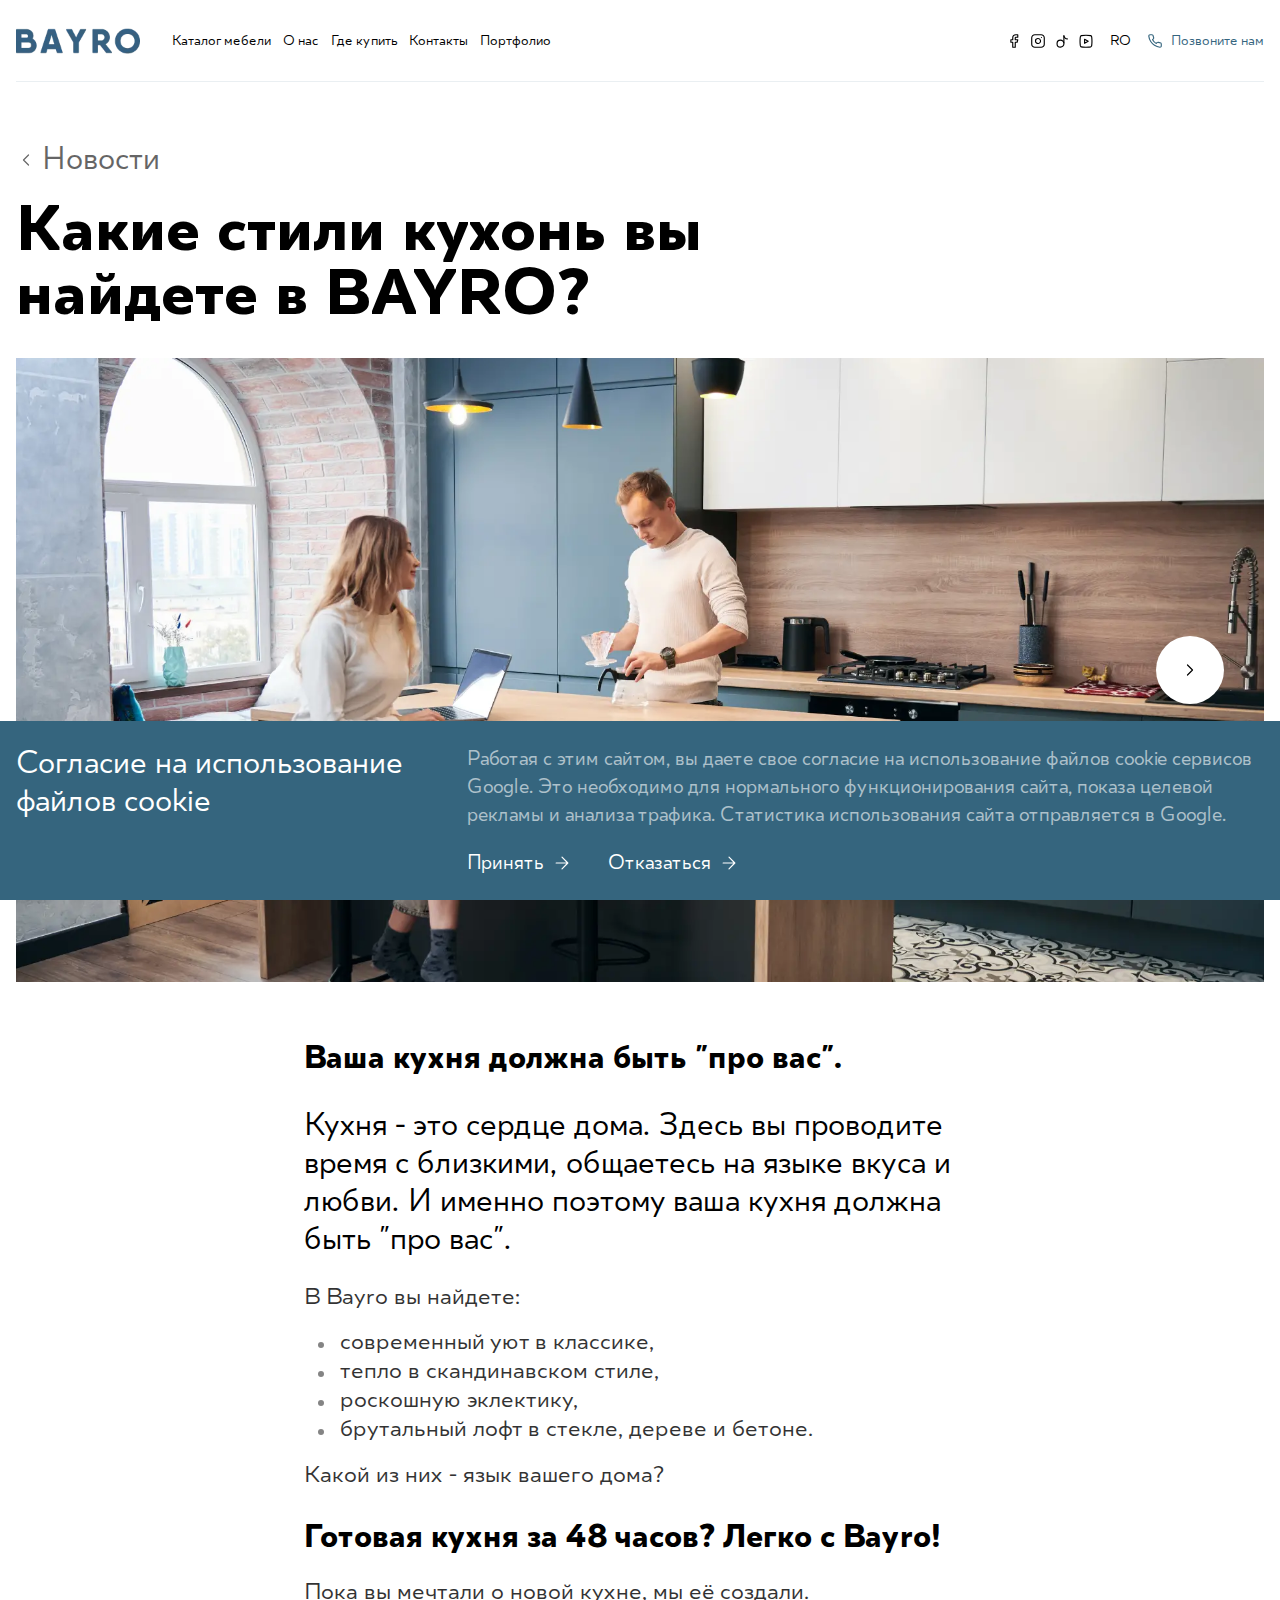
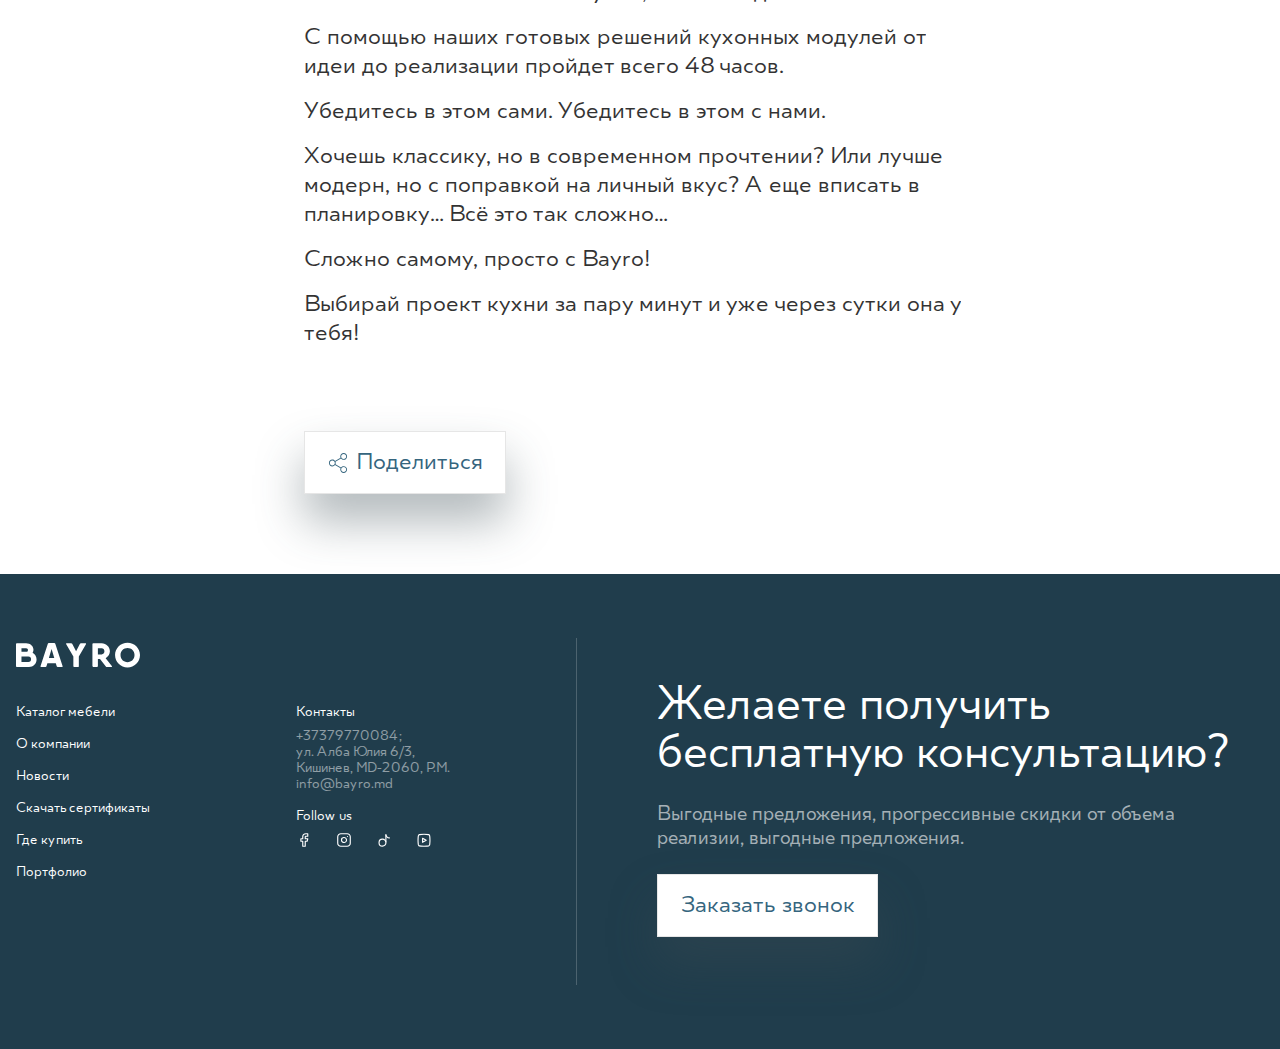
<file: article.html>
<!doctype html>
<html lang="ru">
<head>
    <meta charset="UTF-8">
    <meta http-equiv="X-UA-Compatible" content="IE=edge">
    <meta name="viewport" content="width=device-width,initial-scale=1">
    <link rel="shortcut icon" href="favicon.ico" type="image/x-icon">
    <link rel="stylesheet" href="css/style.min.css?_v=20231229142705">
    <title>Какие стили кухонь вы найдете в BAYRO?</title>
</head>
<body>
<div class="wrapper">
    <div class="m-menu-wrap">
    <div class="m-menu-bg"></div>
    <div class="m-menu m-menu-js">
        <div class="m-menu__header">
            <a href="tel:37379770084" class="call-us-js m-menu__call-us">
                <svg width="16" height="16">
                    <use href="images/icons/icons.svg#phone"></use>
                </svg>
                Позвоните нам
            </a>

            <button class="m-menu-close-js m-menu__close" aria-label="Закрыть меню">
                <svg width="20" height="20">
                    <use href="images/icons/icons.svg#close"></use>
                </svg>
            </button>
        </div>

        <div class="m-menu__content">
            <nav class="m-menu__list menu-js">
                <ul>
                    <li>
                        <a href="https://goodzonator.github.io/bayro-new/catalog.html">Каталог мебели</a>
                    </li>
                    <li>
                        <a href="https://goodzonator.github.io/bayro-new/about-company.html">О нас</a>
                    </li>
                    <li>
                        <a href="https://goodzonator.github.io/bayro-new/where-buy.html">Где купить</a>
                    </li>
                    <li>
                        <a href="https://goodzonator.github.io/bayro-new/contact.html">Контакты</a>
                    </li>
                    <li>
                        <a href="https://goodzonator.github.io/bayro-new/portfolio-list.html">Портфолио</a>
                    </li>
                </ul>
            </nav>

            <div class="m-menu-footer">
                <span>Follow us</span>

                <div class="m-menu-social social-js">
                    <a href="#facebook" rel="nofollow" target="_blank">
                        <svg width="16" height="16">
                            <use href="images/icons/icons.svg#facebook"></use>
                        </svg>
                    </a>
                    <a href="#instagram" rel="nofollow" target="_blank">
                        <svg width="16" height="16">
                            <use href="images/icons/icons.svg#instagram"></use>
                        </svg>
                    </a>
                    <a href="#tiktok" rel="nofollow" target="_blank">
                        <svg width="16" height="16">
                            <use href="images/icons/icons.svg#tiktok"></use>
                        </svg>
                    </a>
                    <a href="#youtube" rel="nofollow" target="_blank">
                        <svg width="16" height="16">
                            <use href="images/icons/icons.svg#youtube"></use>
                        </svg>
                    </a>
                </div>
            </div>
        </div>
    </div>
</div>

<header class="header">
    <div class="container">
        <div class="header__inner">
            <div class="header__logo-wrap logo-wrap-js">
                <a href="https://goodzonator.github.io/bayro-new/" class="header__logo">
                    <picture><source srcset="images/components/logo.webp" type="image/webp"><img src="images/components/logo.png" width="87" height="24" alt="BAYRO Logo"></picture>
                </a>
            </div>

            <div class="header__buttons">

                <div class="languages">
                    <button class="lang-btn-js languages__button" aria-label="Переключить язык" title="Переключить язык">RO</button>

                    <div class="languages-dropdown languages-dropdown-js">
                        <div class="languages-dropdown__block">
                            <div class="languages-dropdown__title">Язык сайта</div>

                            <ul class="languages-dropdown__list">
                                <li>
                                    <a href="#" class="active" title="Румынский язык">RO</a>
                                </li>
                                <li>
                                    <a href="#" title="Русский язык">RU</a>
                                </li>
                                <li>
                                    <a href="#" title="Английский язык">EN</a>
                                </li>
                            </ul>
                        </div>

                        <div class="languages-dropdown__block">
                            <div class="languages-dropdown__title">Страна</div>

                            <ul class="languages-dropdown__list">
                                <li>
                                    <a href="#" class="active">Молдова</a>
                                </li>
                                <li>
                                    <a href="#">Румыния</a>
                                </li>
                            </ul>
                        </div>
                    </div>
                </div>
                <button class="header__menu-button mobile-menu-btn-js" aria-label="Открыть меню">
                    <svg width="20" height="20">
                        <use href="images/icons/icons.svg#hamburger"></use>
                    </svg>
                </button>
            </div>
        </div>
    </div>
</header>

    <main class="article-page page">
    <div class="container">
        <a href="https://goodzonator.github.io/bayro-new/news.html" class="come-back-link">
            <svg width="20" height="20">
                <use href="images/icons/icons.svg#chevron-left"></use>
            </svg>
            Новости
        </a>

        <h1 class="section-title">Какие стили кухонь вы найдете в BAYRO?</h1>

        <div class="article-img article-slider-js swiper">
            <div class="swiper-wrapper">
                <div class="swiper-slide">
                    <picture><source srcset="images/article/article.webp" type="image/webp"><img src="images/article/article.jpg" alt=""></picture>
                </div>
                <div class="swiper-slide">
                    <picture><source srcset="images/article/article.webp" type="image/webp"><img src="images/article/article.jpg" alt=""></picture>
                </div>
            </div>
            <div class="article-img-arrow article-img-arrow__prev">
                <svg width="20" height="20">
                    <use href="images/icons/icons.svg#chevron-right"></use>
                </svg>
            </div>
            <div class="article-img-arrow article-img-arrow__next">
                <svg width="20" height="20">
                    <use href="images/icons/icons.svg#chevron-right"></use>
                </svg>
            </div>
        </div>

        <div class="user-content">
            <h2>Ваша кухня должна быть "про вас".</h2>
            <h3>Кухня - это сердце дома. Здесь вы проводите время с близкими,
                общаетесь на языке вкуса и любви. И именно поэтому ваша кухня должна быть "про вас".</h3>
            <p>В Bayro вы найдете:</p>
            <ul>
                <li>современный уют в классике,</li>
                <li>тепло в скандинавском стиле,</li>
                <li>роскошную эклектику,</li>
                <li>брутальный лофт в стекле, дереве и бетоне.</li>
            </ul>







            <p>Какой из них - язык вашего дома?</p>
            <h2>Готовая кухня за 48 часов? Легко с Bayro!</h2>
            <p>Пока вы мечтали о новой кухне, мы её создали.</p>
            <p>С помощью наших готовых решений кухонных модулей от идеи до реализации пройдет всего 48 часов.</p>
            <p>Убедитесь в этом сами. Убедитесь в этом с нами.</p>
            <p>Хочешь классику, но в современном прочтении? Или лучше модерн,
                но с поправкой на личный вкус? А еще вписать в планировку... Всё это так сложно...</p>
            <p>Сложно самому, просто с Bayro!</p>
            <p>Выбирай проект кухни за пару минут и уже через сутки она у тебя!</p>

            <button data-href="https://www.facebook.com/" class="button button-white article-sharing sharing-js">
                <svg width="20" height="20">
                    <use href="images/icons/icons.svg#sharing"></use>
                </svg>
                Поделиться
            </button>

            <div class="sharing-text">
                Ссылка добавлена в буффер обмена
            </div>

            <div id="popup-success-sharing-text" class="popup-wrap">
                <div class="popup-success">
                    Ссылка добавлена в буффер обмена
                </div>
            </div>
        </div>
    </div>
</main>

    <div class="cookie">
    <div class="container">
        <div class="inner">
            <div class="title">Согласие на использование<br> файлов cookie</div>
            <div class="content">
                <div class="text">
                    Работая с этим сайтом, вы даете свое согласие на использование файлов cookie сервисов Google.
                    Это необходимо для нормального функционирования сайта, показа целевой рекламы и анализа трафика.
                    Статистика использования сайта отправляется в Google.
                </div>
                <div class="buttons">
                    <button class="link accept">
                        Принять
                        <svg width="20" height="20">
                            <use href="images/icons/icons.svg#arrow-right-white"></use>
                        </svg>
                    </button>
                    <button class="link refuse">
                        Отказаться
                        <svg width="20" height="20">
                            <use href="images/icons/icons.svg#arrow-right-white"></use>
                        </svg>
                    </button>
                </div>
            </div>
        </div>
    </div>
</div>

<button class="button button-to-top hidden" type="button" aria-label="Go to top" data-to-top="">
    <svg width="20" height="20">
        <use href="images/icons/icons.svg#arrow-top"></use>
    </svg>
</button>
<footer class="footer">
    <div class="container">

        <div class="footer__row">
            <div class="wrap-phone-js footer-free-consultation">
                <div class="footer-free-consultation__title">Желаете получить бесплатную консультацию?</div>
                <div class="footer-free-consultation__text">
                    Выгодные предложения, прогрессивные скидки от объема реализии, выгодные предложения.
                </div>
                <button class="button button-white footer-free-consultation__button" data-fancybox data-src="#popup">
                    Заказать звонок
                </button>
            </div>

            <div class="footer__inner">
                <a href="https://goodzonator.github.io/bayro-new/" class="footer__logo">
                    <svg width="124" height="26" viewBox="0 0 124 26" fill="none" xmlns="http://www.w3.org/2000/svg">
                        <path d="M16.6017 10.6907C19.0319 12.0029 20.5837 14.4814 20.5837 17.514C20.5837 21.8004 17.3629 25.0079 13.0002 25.0079H1.37615H0.849115C0.292798 25.0079 0 24.6871 0 24.1622V1.97218C0 1.41815 0.322078 1.12656 0.849115 1.12656H5.47532H10.1015C14.3178 1.12656 17.48 3.92584 17.48 7.77483C17.48 8.7954 17.158 9.81597 16.6017 10.6907ZM5.47532 6.2294V9.64102H11.302C11.7412 9.23279 11.9754 8.64961 11.9754 8.09558C11.9754 6.95838 11.2142 6.2294 10.1015 6.2294H5.47532ZM15.0791 17.1349C15.0791 15.5895 14.2885 14.3939 12.3268 14.3939H5.47532V19.8759H12.2975C14.2885 19.8759 15.0791 18.6803 15.0791 17.1349ZM45.8815 25.0079H41.6652C41.1967 25.0079 40.8453 24.8037 40.6989 24.2789L39.7913 21.2463H31.388L30.4803 24.2789C30.3339 24.8037 30.0118 25.0079 29.514 25.0079H25.2978C24.6829 25.0079 24.3608 24.6579 24.5658 24.0456L31.8272 1.82638C31.9736 1.35984 32.3542 1.0974 32.8227 1.0974H38.298C38.7665 1.0974 39.1471 1.33068 39.2935 1.82638L46.5549 24.0456C46.7891 24.6579 46.4963 25.0079 45.8815 25.0079ZM38.2687 16.1143L35.575 7.07502L32.8812 16.1143H38.2687ZM69.9495 2.14713L62.8345 14.5689V24.1622C62.8345 24.7163 62.5124 25.0079 61.9854 25.0079H58.2083C57.6519 25.0079 57.3591 24.6871 57.3591 24.1622V14.5397L50.2149 2.14713C49.8635 1.53479 50.1563 1.12656 50.8005 1.12656H55.1924C55.6609 1.12656 55.983 1.33068 56.188 1.7389L60.0822 9.20363L63.9764 1.7389C64.1813 1.33068 64.5034 1.12656 64.9719 1.12656H69.3639C70.008 1.0974 70.3008 1.50563 69.9495 2.14713ZM95.8035 23.929C96.2427 24.483 96.0085 24.9787 95.2765 24.9787H90.8845C90.4453 24.9787 90.094 24.8329 89.8305 24.4538L84.0038 17.1057H81.8956V24.1039C81.8956 24.6579 81.5735 24.9495 81.0465 24.9495H77.2694C76.7131 24.9495 76.4203 24.6288 76.4203 24.1039V1.97218C76.4203 1.41815 76.7424 1.12656 77.2694 1.12656H81.8956H85.6727C90.2404 1.12656 93.9004 4.77145 93.9004 9.32026C93.9004 12.1779 92.2021 14.8022 89.6548 16.1726L95.8035 23.929ZM81.8956 12.382H85.6727C87.1953 12.382 88.425 11.0407 88.425 9.32026C88.425 7.57072 87.1953 6.25856 85.6727 6.25856H81.8956V12.382ZM99.0536 13.0526C99.0536 6.02529 104.646 0.630859 111.527 0.630859C118.408 0.630859 124 6.02529 124 13.0526C124 20.08 118.408 25.4744 111.527 25.4744C104.617 25.4744 99.0536 20.08 99.0536 13.0526ZM118.525 13.0526C118.525 8.7954 115.45 5.96697 111.527 5.96697C107.633 5.96697 104.529 8.7954 104.529 13.0526C104.529 17.3099 107.603 20.1383 111.527 20.1383C115.421 20.1383 118.525 17.3099 118.525 13.0526Z" fill="white"/>
                    </svg>
                </a>

                <div class="footer__info">
                    <ul class="footer__menu">
                        <li>
                            <a href="https://goodzonator.github.io/bayro-new/catalog.html">Каталог мебели</a>
                        </li>
                        <li>
                            <a href="https://goodzonator.github.io/bayro-new/about-company.html">О компании</a>
                        </li>
                        <li>
                            <a href="https://goodzonator.github.io/bayro-new/news.html">Новости</a>
                        </li>
                        <li>
                            <a href="https://goodzonator.github.io/bayro-new/documentation-for-clients.html">Скачать
                                сертификаты</a>
                        </li>
                        <li>
                            <a href="https://goodzonator.github.io/bayro-new/where-buy.html">Где купить</a>
                        </li>
                        <li>
                            <a href="https://goodzonator.github.io/bayro-new/portfolio-list.html">Портфолио</a>
                        </li>
                    </ul>
                    <div class="footer-contacts-socials">

                        <div class="footer-contacts">
                            <div class="footer__title">Контакты</div>
                            <a href="tel:37379770084">+37379770084;</a><br>
                            <a href="#" rel="nofollow" target="_blank">ул. Алба Юлия 6/3,<br>
                                Кишинев, MD-2060, Р.М.</a><br>
                            <a href="mailto:info@bayro.md">info@bayro.md</a>
                        </div>

                        <div class="footer-socials">
                            <div class="footer__title">Follow us</div>
                            <div class="footer-socials__list">
                                <a href="#facebook" rel="nofollow" target="_blank">
                                    <svg width="16" height="16">
                                        <use href="images/icons/icons.svg#facebook"></use>
                                    </svg>
                                </a>
                                <a href="#instagram" rel="nofollow" target="_blank">
                                    <svg width="16" height="16">
                                        <use href="images/icons/icons.svg#instagram"></use>
                                    </svg>
                                </a>
                                <a href="#tiktok" rel="nofollow" target="_blank">
                                    <svg width="16" height="16">
                                        <use href="images/icons/icons.svg#tiktok"></use>
                                    </svg>
                                </a>
                                <a href="#tiktok" rel="nofollow" target="_blank">
                                    <svg width="16" height="16">
                                        <use href="images/icons/icons.svg#youtube"></use>
                                    </svg>
                                </a>
                            </div>
                        </div>

                    </div>
                </div>
            </div>
        </div>
    </div>
</footer>
</div>

<div id="popup" class="popup-wrap">
    <div class="popup">
        <div class="popup__img">
            <picture><source srcset="images/components/popup.webp" type="image/webp"><img src="images/components/popup.jpg" alt=""></picture>
        </div>
        <div class="popup__content">
            <div class="popup__title">Закажите бесплатную консультацию и наши менеджеры свяжутся с Вами</div>
            <form class="wrap-phone-js callback-form-js popup__form">
                <div class="form-group">
                    <input type="text" class="input-mask-js popup__input" pattern="^\+373\s\d\s\d\s\d\s\d\s\d\s\d\s\d\s\d$" required>
                    <div class="phone-error">Введите 8 цифр после кода +373</div>
                </div>
                <div class="form-checkbox">
                    <label class="checkbox">
                        <input type="checkbox" class="checkbox-js" required>
                        <svg width="18" height="18">
                            <use href="images/icons/icons.svg#check"></use>
                        </svg>
                    </label>
                    <div class="form-checkbox__text">
                        <p>Согласие <a href="https://goodzonator.github.io/bayro-new/privacy-policy.html" target="_blank">на
                            обработку персональных данных</a></p>
                    </div>
                    <div class="checkbox-error">Необходимо согласиться с условиями</div>
                </div>

                <div class="form-checkbox__text-2">Ваши контактные данные не будут распространяться третьим лицам без
                    вашего согласия
                    и будут использованы исключительно для связи с вами по вашей заявке.
                </div>

                <div class="recaptcha-text">
                    This site is protected by reCAPTCHA and the Google
                    <a href="https://policies.google.com/privacy" target="_blank" rel="nofollow">Privacy Policy</a>
                    and <a href="https://policies.google.com/terms" target="_blank" rel="nofollow">Terms of Service</a>
                    apply.
                </div>

                <button class="button popup__button">Заказать звонок</button>
            </form>
        </div>
    </div>
</div>

<div id="popup-success" class="popup-wrap">
    <div class="popup-success">
        Ваша заявка успешно отправлена
    </div>
</div>

<script src="js/app.min.js?_v=20231229142705"></script>
</body>
</html>
</file>
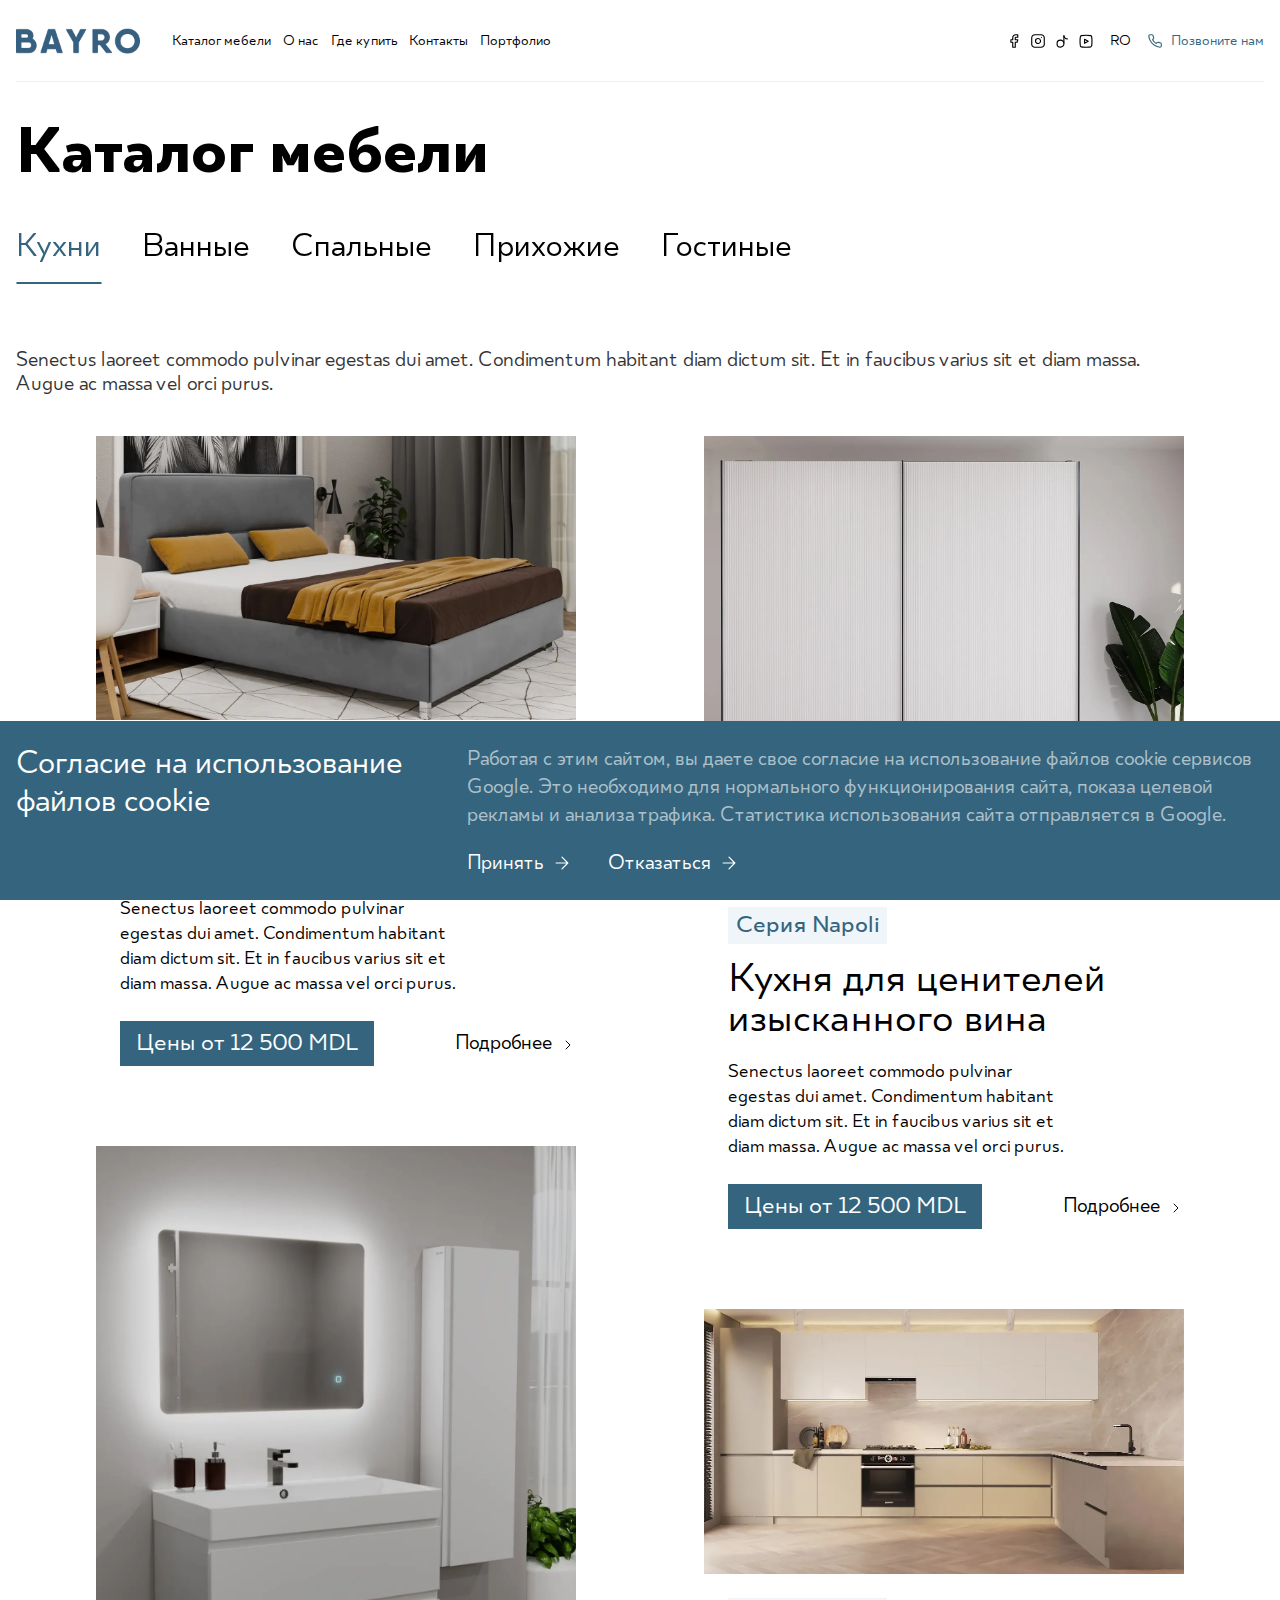
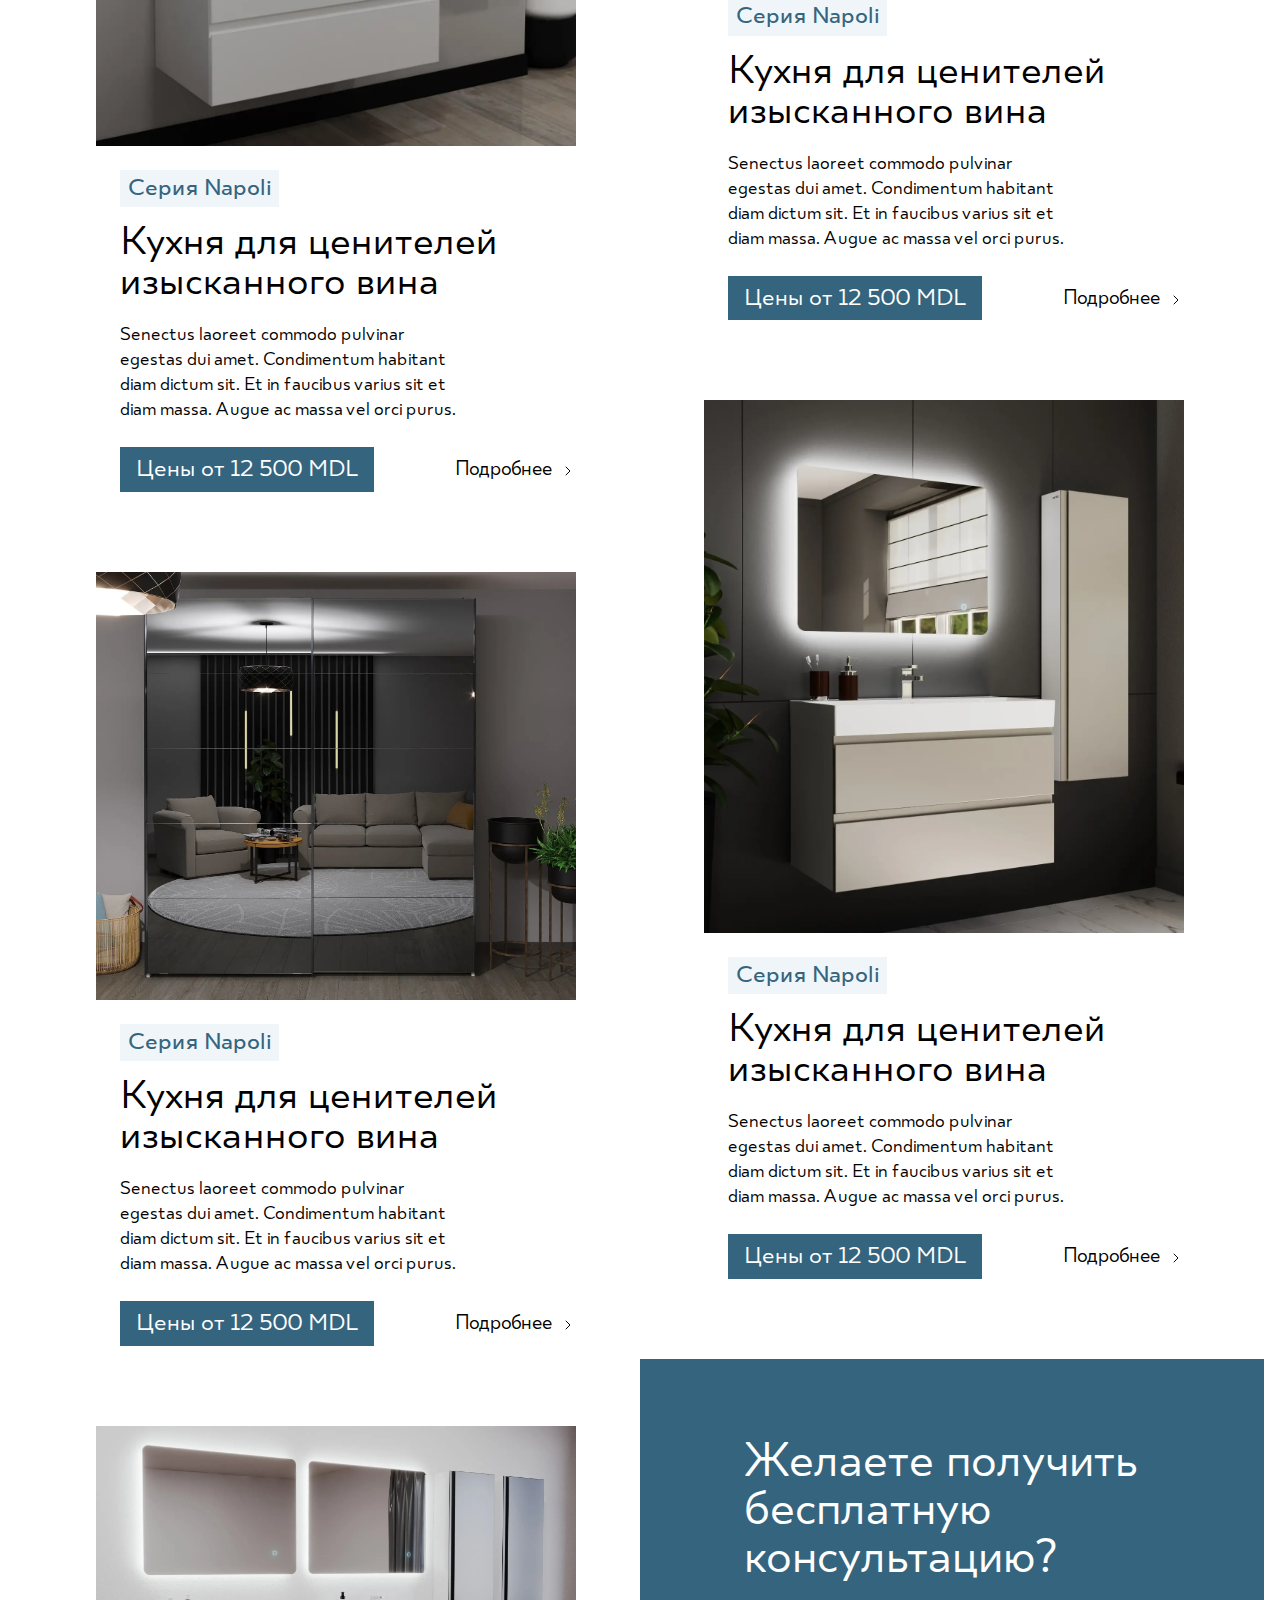
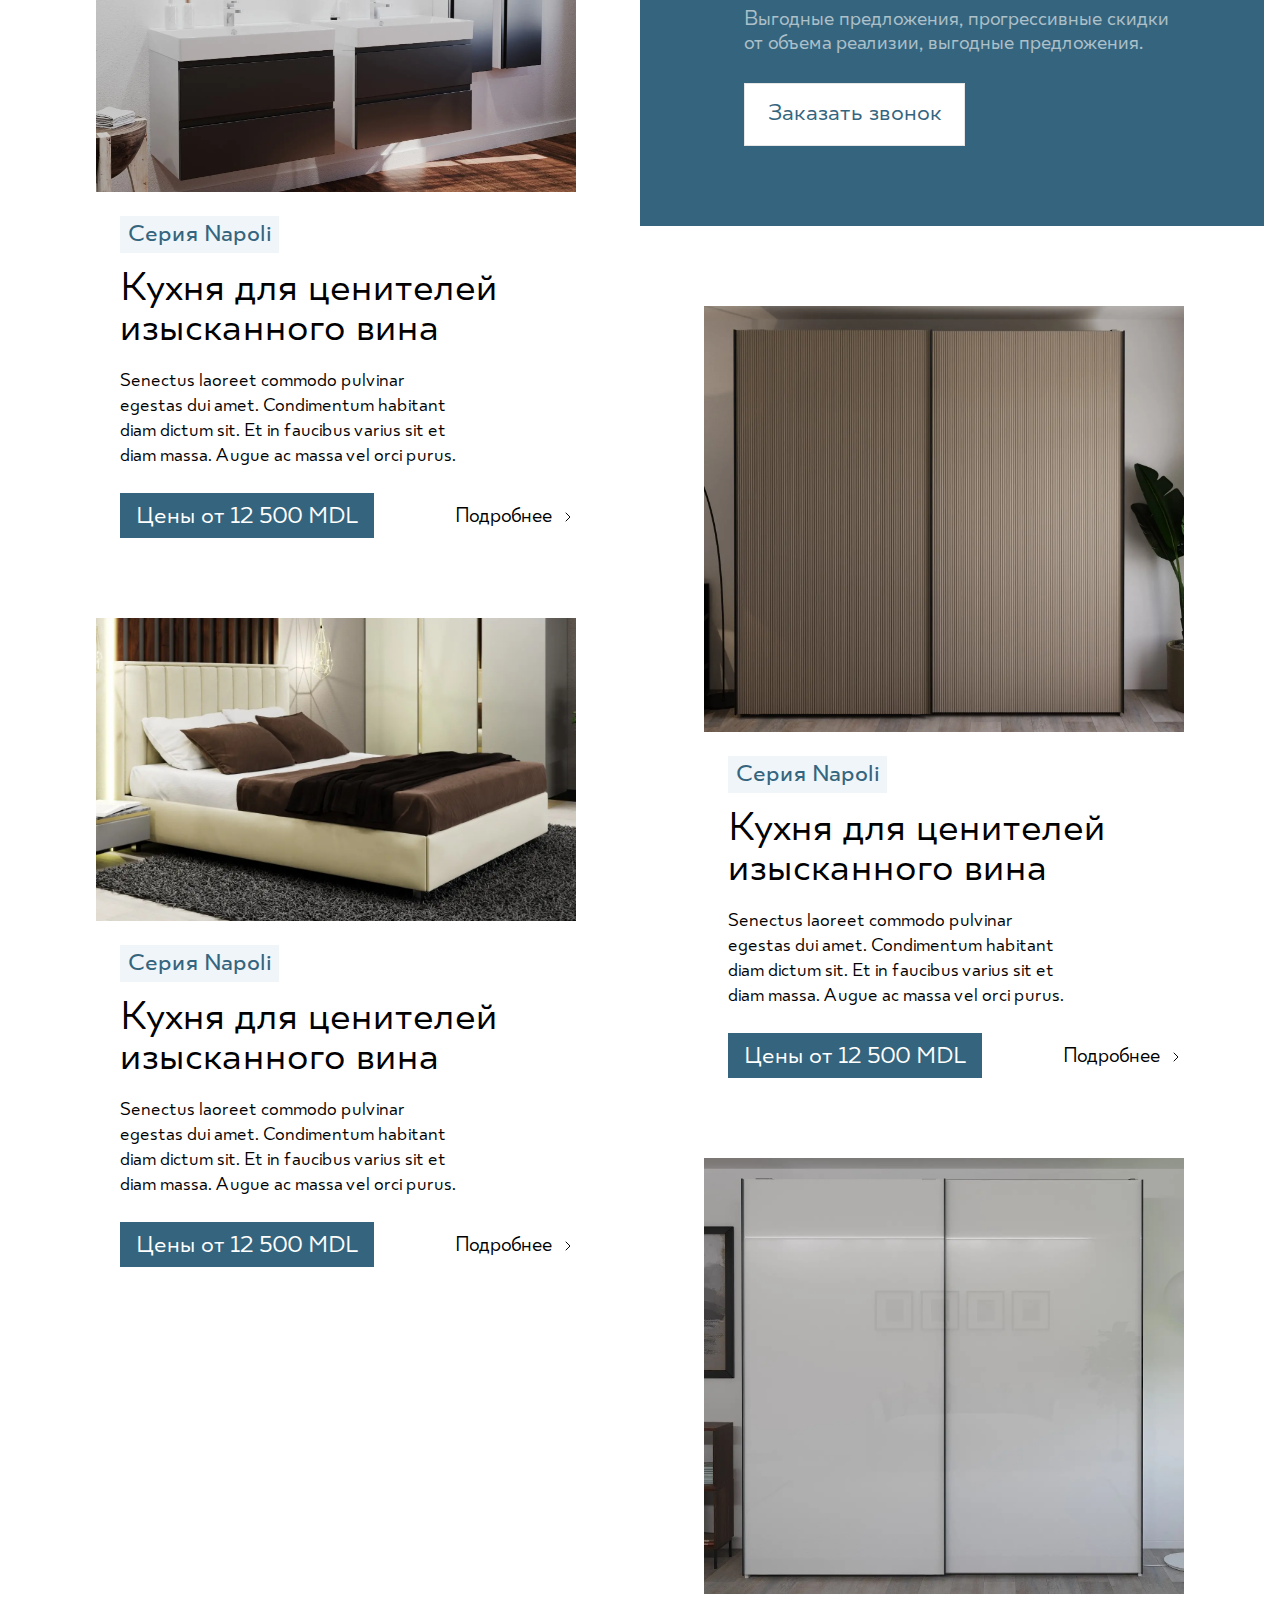
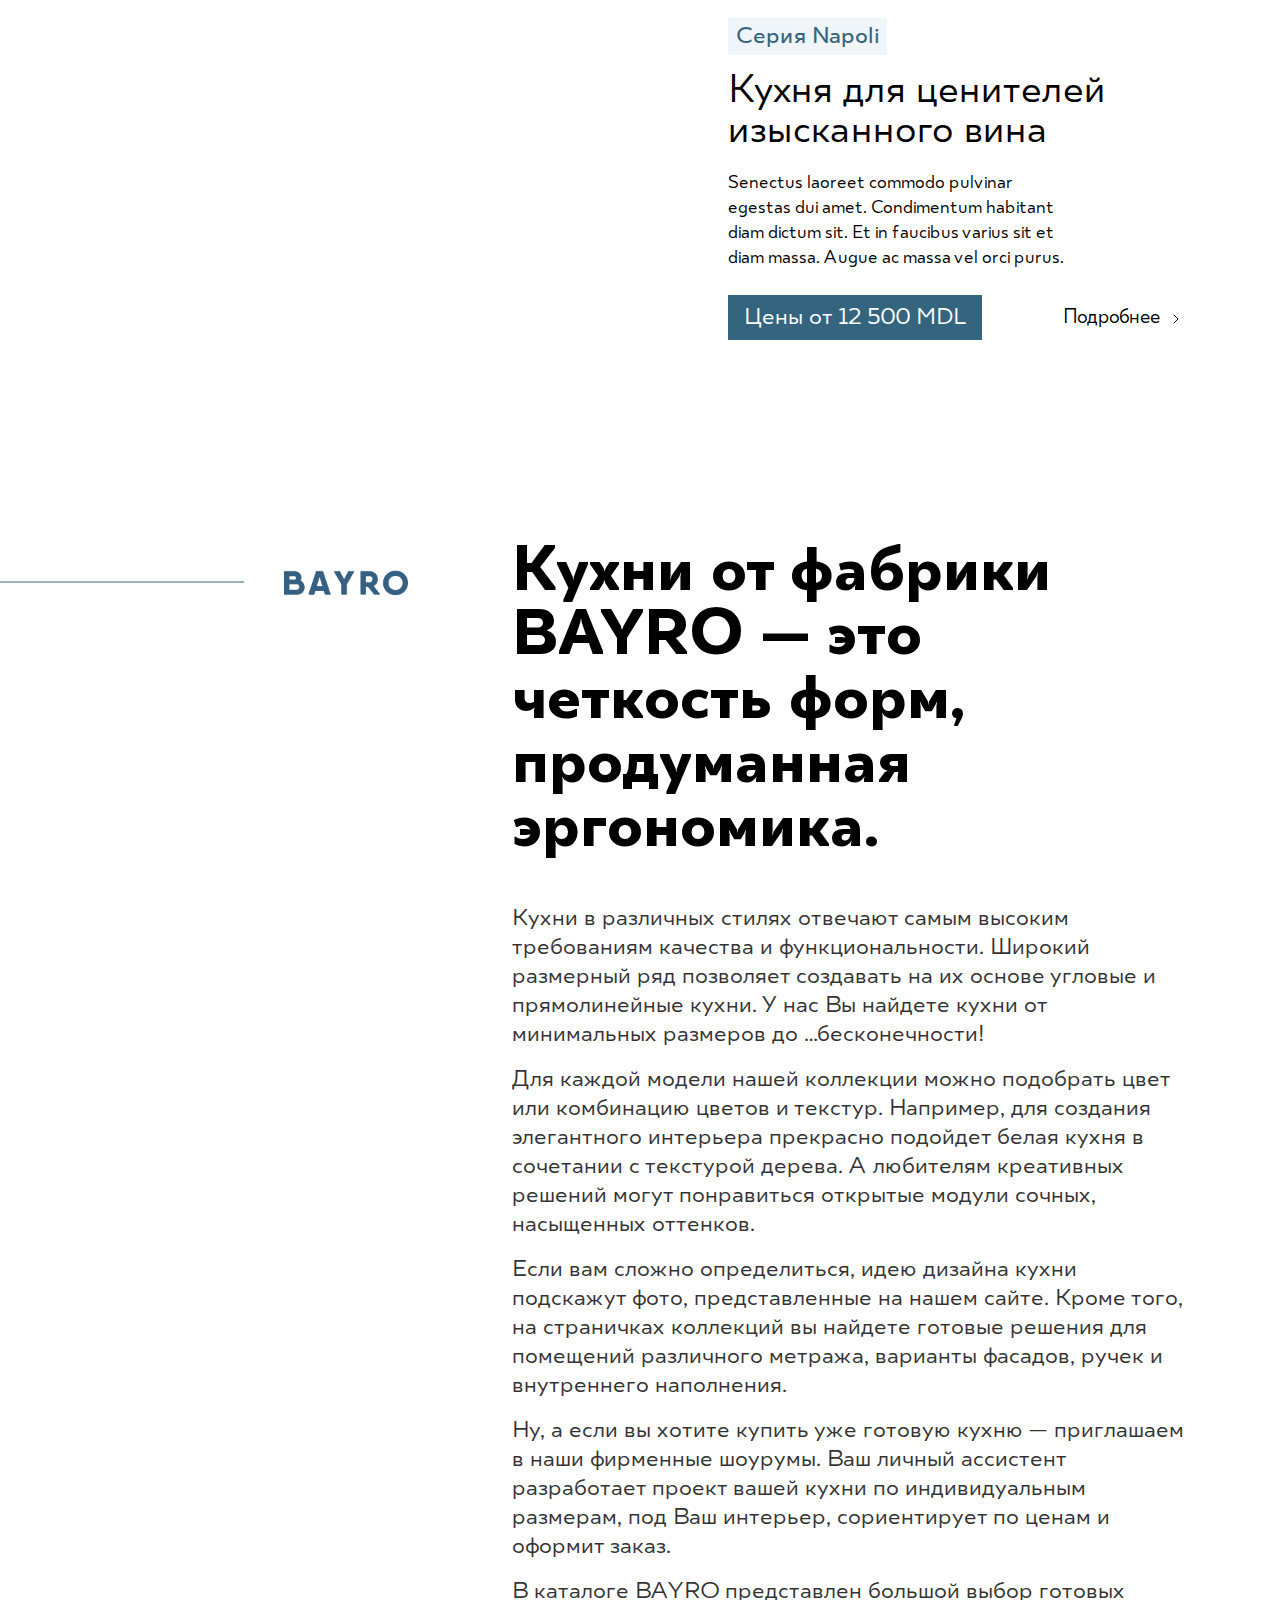
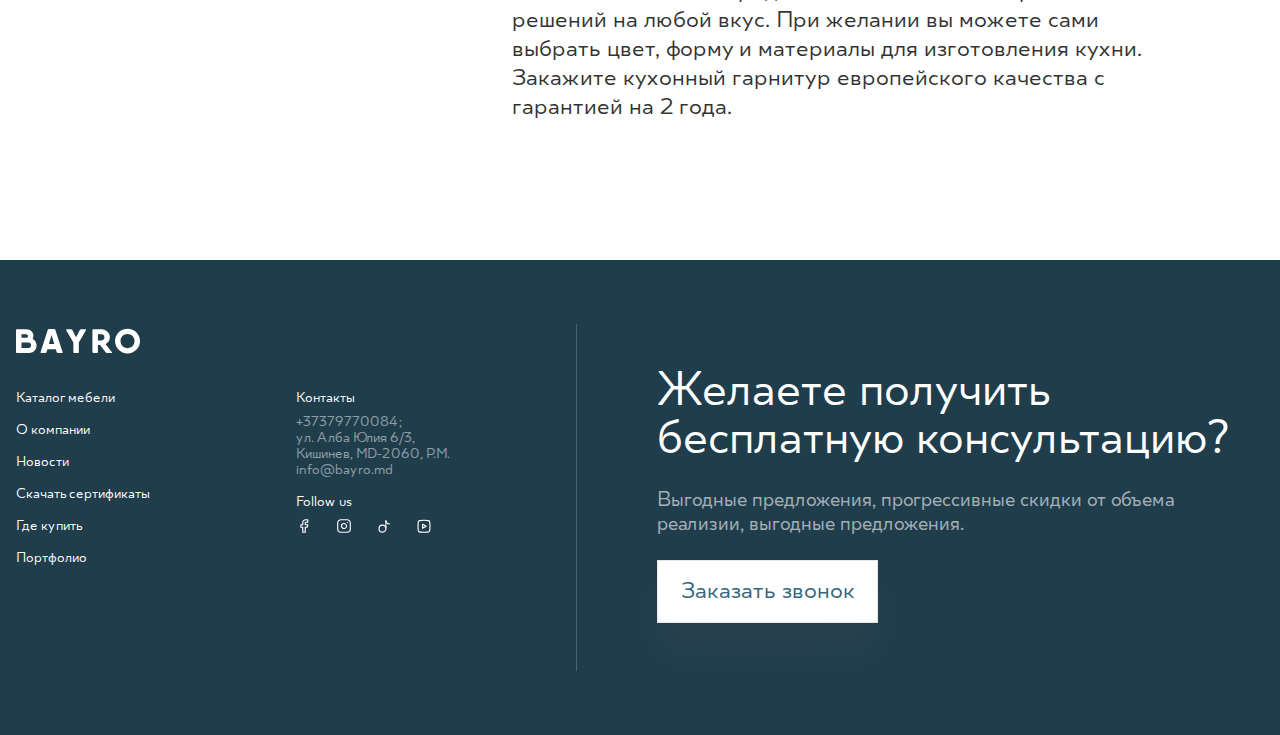
<file: catalog.html>
<!doctype html>
<html lang="ru">
<head>
    <meta charset="UTF-8">
    <meta http-equiv="X-UA-Compatible" content="IE=edge">
    <meta name="viewport" content="width=device-width,initial-scale=1">
    <link rel="shortcut icon" href="favicon.ico" type="image/x-icon">
    <link rel="stylesheet" href="css/style.min.css?_v=20231229142705">
    <title>Каталог мебели</title>
</head>
<body>
<div class="wrapper">
    <div class="m-menu-wrap">
    <div class="m-menu-bg"></div>
    <div class="m-menu m-menu-js">
        <div class="m-menu__header">
            <a href="tel:37379770084" class="call-us-js m-menu__call-us">
                <svg width="16" height="16">
                    <use href="images/icons/icons.svg#phone"></use>
                </svg>
                Позвоните нам
            </a>

            <button class="m-menu-close-js m-menu__close" aria-label="Закрыть меню">
                <svg width="20" height="20">
                    <use href="images/icons/icons.svg#close"></use>
                </svg>
            </button>
        </div>

        <div class="m-menu__content">
            <nav class="m-menu__list menu-js">
                <ul>
                    <li>
                        <a href="https://goodzonator.github.io/bayro-new/catalog.html">Каталог мебели</a>
                    </li>
                    <li>
                        <a href="https://goodzonator.github.io/bayro-new/about-company.html">О нас</a>
                    </li>
                    <li>
                        <a href="https://goodzonator.github.io/bayro-new/where-buy.html">Где купить</a>
                    </li>
                    <li>
                        <a href="https://goodzonator.github.io/bayro-new/contact.html">Контакты</a>
                    </li>
                    <li>
                        <a href="https://goodzonator.github.io/bayro-new/portfolio-list.html">Портфолио</a>
                    </li>
                </ul>
            </nav>

            <div class="m-menu-footer">
                <span>Follow us</span>

                <div class="m-menu-social social-js">
                    <a href="#facebook" rel="nofollow" target="_blank">
                        <svg width="16" height="16">
                            <use href="images/icons/icons.svg#facebook"></use>
                        </svg>
                    </a>
                    <a href="#instagram" rel="nofollow" target="_blank">
                        <svg width="16" height="16">
                            <use href="images/icons/icons.svg#instagram"></use>
                        </svg>
                    </a>
                    <a href="#tiktok" rel="nofollow" target="_blank">
                        <svg width="16" height="16">
                            <use href="images/icons/icons.svg#tiktok"></use>
                        </svg>
                    </a>
                    <a href="#youtube" rel="nofollow" target="_blank">
                        <svg width="16" height="16">
                            <use href="images/icons/icons.svg#youtube"></use>
                        </svg>
                    </a>
                </div>
            </div>
        </div>
    </div>
</div>

<header class="header">
    <div class="container">
        <div class="header__inner">
            <div class="header__logo-wrap logo-wrap-js">
                <a href="https://goodzonator.github.io/bayro-new/" class="header__logo">
                    <picture><source srcset="images/components/logo.webp" type="image/webp"><img src="images/components/logo.png" width="87" height="24" alt="BAYRO Logo"></picture>
                </a>
            </div>

            <div class="header__buttons">

                <div class="languages">
                    <button class="lang-btn-js languages__button" aria-label="Переключить язык" title="Переключить язык">RO</button>

                    <div class="languages-dropdown languages-dropdown-js">
                        <div class="languages-dropdown__block">
                            <div class="languages-dropdown__title">Язык сайта</div>

                            <ul class="languages-dropdown__list">
                                <li>
                                    <a href="#" class="active" title="Румынский язык">RO</a>
                                </li>
                                <li>
                                    <a href="#" title="Русский язык">RU</a>
                                </li>
                                <li>
                                    <a href="#" title="Английский язык">EN</a>
                                </li>
                            </ul>
                        </div>

                        <div class="languages-dropdown__block">
                            <div class="languages-dropdown__title">Страна</div>

                            <ul class="languages-dropdown__list">
                                <li>
                                    <a href="#" class="active">Молдова</a>
                                </li>
                                <li>
                                    <a href="#">Румыния</a>
                                </li>
                            </ul>
                        </div>
                    </div>
                </div>
                <button class="header__menu-button mobile-menu-btn-js" aria-label="Открыть меню">
                    <svg width="20" height="20">
                        <use href="images/icons/icons.svg#hamburger"></use>
                    </svg>
                </button>
            </div>
        </div>
    </div>
</header>

    <main class="catalog-page page">
    <div class="container">
        <section class="tabs-js">
            <h2 class="section-title page-title">Каталог мебели</h2>

            <div class="tabs">
                <div class="swiper tabs-slider-js">
                    <div class="swiper-wrapper">
                        <div class="swiper-slide">
                            <button class="tabs__button active" data-target="#kitchens">Кухни</button>
                        </div>
                        <div class="swiper-slide">
                            <button class="tabs__button" data-target="#bathrooms">Ванные</button>
                        </div>
                        <div class="swiper-slide">
                            <button class="tabs__button" data-target="#sleeping">Спальные</button>
                        </div>
                        <div class="swiper-slide">
                            <button class="tabs__button" data-target="#hallways">Прихожие</button>
                        </div>
                        <div class="swiper-slide">
                            <button class="tabs__button" data-target="#living-rooms">Гостиные</button>
                        </div>
                    </div>
                </div>
            </div>

            <div class="tabs-content">
                <div id="kitchens" class="tabs-content__item active">
                    <div class="catalog__short-descr">
                        Senectus laoreet commodo pulvinar egestas dui amet.
                        Condimentum habitant diam dictum sit.
                        Et in faucibus varius sit et diam massa. Augue ac massa vel orci purus.
                    </div>

                    <div class="catalog__columns">
                        <div class="catalog__column catalog__column-left">
                            <div class="catalog__item">
                                <a href="https://goodzonator.github.io/bayro-new/product.html" class="animate-img catalog__link">
                                    <picture><source srcset="images/catalog/new/1_1.webp" type="image/webp"><img class="catalog__img" src="images/catalog/new/1_1.jpg" alt=""></picture>
                                </a>
                                <div class="catalog__content">
                                    <span class="catalog__series">Серия Napoli</span>
                                    <h3 class="catalog__title">
                                        <a href="https://goodzonator.github.io/bayro-new/product.html">Кухня для
                                            ценителей
                                            изысканного вина</a>
                                    </h3>
                                    <div class="catalog__text">
                                        Senectus laoreet commodo pulvinar egestas dui amet. Condimentum habitant diam
                                        dictum sit. Et in faucibus varius sit et diam massa. Augue ac massa vel orci
                                        purus.
                                    </div>
                                    <div class="catalog__footer">
                                        <div class="catalog__price">
                                            Цены от 12 500 MDL
                                        </div>
                                        <a href="https://goodzonator.github.io/bayro-new/product.html" class="catalog__link-more">
                                            Подробнее
                                            <svg width="20" height="20">
                                                <use href="images/icons/icons.svg#chevron-right"></use>
                                            </svg>
                                        </a>
                                    </div>
                                </div>
                            </div>

                            <div class="catalog__item">
                                <a href="https://goodzonator.github.io/bayro-new/product.html" class="animate-img catalog__link">
                                    <picture><source srcset="images/catalog/new/2_1.webp" type="image/webp"><img class="catalog__img" src="images/catalog/new/2_1.jpg" alt=""></picture>
                                </a>
                                <div class="catalog__content">
                                    <span class="catalog__series">Серия Napoli</span>
                                    <h3 class="catalog__title">
                                        <a href="https://goodzonator.github.io/bayro-new/product.html">Кухня для
                                            ценителей
                                            изысканного вина</a>
                                    </h3>
                                    <div class="catalog__text">
                                        Senectus laoreet commodo pulvinar egestas dui amet. Condimentum habitant diam
                                        dictum sit. Et in faucibus varius sit et diam massa. Augue ac massa vel orci
                                        purus.
                                    </div>
                                    <div class="catalog__footer">
                                        <div class="catalog__price">
                                            Цены от 12 500 MDL
                                        </div>
                                        <a href="https://goodzonator.github.io/bayro-new/product.html" class="catalog__link-more">
                                            Подробнее
                                            <svg width="20" height="20">
                                                <use href="images/icons/icons.svg#chevron-right"></use>
                                            </svg>
                                        </a>
                                    </div>
                                </div>
                            </div>

                            <div class="catalog__item">
                                <a href="https://goodzonator.github.io/bayro-new/product.html" class="animate-img catalog__link">
                                    <picture><source srcset="images/catalog/new/3_1.webp" type="image/webp"><img class="catalog__img" src="images/catalog/new/3_1.jpg" alt=""></picture>
                                </a>
                                <div class="catalog__content">
                                    <span class="catalog__series">Серия Napoli</span>
                                    <h3 class="catalog__title">
                                        <a href="https://goodzonator.github.io/bayro-new/product.html">Кухня для
                                            ценителей
                                            изысканного вина</a>
                                    </h3>
                                    <div class="catalog__text">
                                        Senectus laoreet commodo pulvinar egestas dui amet. Condimentum habitant diam
                                        dictum sit. Et in faucibus varius sit et diam massa. Augue ac massa vel orci
                                        purus.
                                    </div>
                                    <div class="catalog__footer">
                                        <div class="catalog__price">
                                            Цены от 12 500 MDL
                                        </div>
                                        <a href="https://goodzonator.github.io/bayro-new/product.html" class="catalog__link-more">
                                            Подробнее
                                            <svg width="20" height="20">
                                                <use href="images/icons/icons.svg#chevron-right"></use>
                                            </svg>
                                        </a>
                                    </div>
                                </div>
                            </div>

                            <div class="catalog__item">
                                <a href="https://goodzonator.github.io/bayro-new/product.html" class="animate-img catalog__link">
                                    <picture><source srcset="images/catalog/new/4_1.webp" type="image/webp"><img class="catalog__img" src="images/catalog/new/4_1.jpg" alt=""></picture>
                                </a>
                                <div class="catalog__content">
                                    <span class="catalog__series">Серия Napoli</span>
                                    <h3 class="catalog__title">
                                        <a href="https://goodzonator.github.io/bayro-new/product.html">Кухня для
                                            ценителей
                                            изысканного вина</a>
                                    </h3>
                                    <div class="catalog__text">
                                        Senectus laoreet commodo pulvinar egestas dui amet. Condimentum habitant diam
                                        dictum sit. Et in faucibus varius sit et diam massa. Augue ac massa vel orci
                                        purus.
                                    </div>
                                    <div class="catalog__footer">
                                        <div class="catalog__price">
                                            Цены от 12 500 MDL
                                        </div>
                                        <a href="https://goodzonator.github.io/bayro-new/product.html" class="catalog__link-more">
                                            Подробнее
                                            <svg width="20" height="20">
                                                <use href="images/icons/icons.svg#chevron-right"></use>
                                            </svg>
                                        </a>
                                    </div>
                                </div>
                            </div>

                            <div class="catalog__item">
                                <a href="https://goodzonator.github.io/bayro-new/product.html" class="animate-img catalog__link">
                                    <picture><source srcset="images/catalog/new/5_1.webp" type="image/webp"><img class="catalog__img" src="images/catalog/new/5_1.jpg" alt=""></picture>
                                </a>
                                <div class="catalog__content">
                                    <span class="catalog__series">Серия Napoli</span>
                                    <h3 class="catalog__title">
                                        <a href="https://goodzonator.github.io/bayro-new/product.html">Кухня для
                                            ценителей
                                            изысканного вина</a>
                                    </h3>
                                    <div class="catalog__text">
                                        Senectus laoreet commodo pulvinar egestas dui amet. Condimentum habitant diam
                                        dictum sit. Et in faucibus varius sit et diam massa. Augue ac massa vel orci
                                        purus.
                                    </div>
                                    <div class="catalog__footer">
                                        <div class="catalog__price">
                                            Цены от 12 500 MDL
                                        </div>
                                        <a href="https://goodzonator.github.io/bayro-new/product.html" class="catalog__link-more">
                                            Подробнее
                                            <svg width="20" height="20">
                                                <use href="images/icons/icons.svg#chevron-right"></use>
                                            </svg>
                                        </a>
                                    </div>
                                </div>
                            </div>

                        </div>

                        <div class="catalog__column catalog__column-right">
                            <div class="swiper-slide catalog-free-consultation">
    <div class="catalog-free-consultation__title">Желаете получить бесплатную консультацию?</div>
    <div class="catalog-free-consultation__text">
        Выгодные предложения, прогрессивные скидки от объема реализии, выгодные предложения.
    </div>
    <button class="button button-white catalog-free-consultation__button" data-fancybox data-src="#popup">
        Заказать звонок
    </button>
</div>

                            <div class="catalog__item">
                                <a href="https://goodzonator.github.io/bayro-new/product.html" class="animate-img catalog__link">
                                    <picture><source srcset="images/catalog/new/6_1.webp" type="image/webp"><img class="catalog__img" src="images/catalog/new/6_1.jpg" alt=""></picture>
                                </a>
                                <div class="catalog__content">
                                    <span class="catalog__series">Серия Napoli</span>
                                    <h3 class="catalog__title">
                                        <a href="https://goodzonator.github.io/bayro-new/product.html">Кухня для
                                            ценителей
                                            изысканного вина</a>
                                    </h3>
                                    <div class="catalog__text">
                                        Senectus laoreet commodo pulvinar egestas dui amet. Condimentum habitant diam
                                        dictum sit. Et in faucibus varius sit et diam massa. Augue ac massa vel orci
                                        purus.
                                    </div>
                                    <div class="catalog__footer">
                                        <div class="catalog__price">
                                            Цены от 12 500 MDL
                                        </div>
                                        <a href="https://goodzonator.github.io/bayro-new/product.html" class="catalog__link-more">
                                            Подробнее
                                            <svg width="20" height="20">
                                                <use href="images/icons/icons.svg#chevron-right"></use>
                                            </svg>
                                        </a>
                                    </div>
                                </div>
                            </div>

                            <div class="catalog__item">
                                <a href="https://goodzonator.github.io/bayro-new/product.html" class="animate-img catalog__link">
                                    <picture><source srcset="images/catalog/new/7_2.webp" type="image/webp"><img class="catalog__img" src="images/catalog/new/7_2.jpg" alt=""></picture>
                                </a>
                                <div class="catalog__content">
                                    <span class="catalog__series">Серия Napoli</span>
                                    <h3 class="catalog__title">
                                        <a href="https://goodzonator.github.io/bayro-new/product.html">Кухня для
                                            ценителей
                                            изысканного вина</a>
                                    </h3>
                                    <div class="catalog__text">
                                        Senectus laoreet commodo pulvinar egestas dui amet. Condimentum habitant diam
                                        dictum sit. Et in faucibus varius sit et diam massa. Augue ac massa vel orci
                                        purus.
                                    </div>
                                    <div class="catalog__footer">
                                        <div class="catalog__price">
                                            Цены от 12 500 MDL
                                        </div>
                                        <a href="https://goodzonator.github.io/bayro-new/product.html" class="catalog__link-more">
                                            Подробнее
                                            <svg width="20" height="20">
                                                <use href="images/icons/icons.svg#chevron-right"></use>
                                            </svg>
                                        </a>
                                    </div>
                                </div>
                            </div>

                            <div class="catalog__item">
                                <a href="https://goodzonator.github.io/bayro-new/product.html" class="animate-img catalog__link">
                                    <picture><source srcset="images/catalog/new/8_1.webp" type="image/webp"><img class="catalog__img" src="images/catalog/new/8_1.jpg" alt=""></picture>
                                </a>
                                <div class="catalog__content">
                                    <span class="catalog__series">Серия Napoli</span>
                                    <h3 class="catalog__title">
                                        <a href="https://goodzonator.github.io/bayro-new/product.html">Кухня для
                                            ценителей
                                            изысканного вина</a>
                                    </h3>
                                    <div class="catalog__text">
                                        Senectus laoreet commodo pulvinar egestas dui amet. Condimentum habitant diam
                                        dictum sit. Et in faucibus varius sit et diam massa. Augue ac massa vel orci
                                        purus.
                                    </div>
                                    <div class="catalog__footer">
                                        <div class="catalog__price">
                                            Цены от 12 500 MDL
                                        </div>
                                        <a href="https://goodzonator.github.io/bayro-new/product.html" class="catalog__link-more">
                                            Подробнее
                                            <svg width="20" height="20">
                                                <use href="images/icons/icons.svg#chevron-right"></use>
                                            </svg>
                                        </a>
                                    </div>
                                </div>
                            </div>

                            <div class="catalog__item">
                                <a href="https://goodzonator.github.io/bayro-new/product.html" class="animate-img catalog__link">
                                    <picture><source srcset="images/catalog/new/9_1.webp" type="image/webp"><img class="catalog__img" src="images/catalog/new/9_1.jpg" alt=""></picture>
                                </a>
                                <div class="catalog__content">
                                    <span class="catalog__series">Серия Napoli</span>
                                    <h3 class="catalog__title">
                                        <a href="https://goodzonator.github.io/bayro-new/product.html">Кухня для
                                            ценителей
                                            изысканного вина</a>
                                    </h3>
                                    <div class="catalog__text">
                                        Senectus laoreet commodo pulvinar egestas dui amet. Condimentum habitant diam
                                        dictum sit. Et in faucibus varius sit et diam massa. Augue ac massa vel orci
                                        purus.
                                    </div>
                                    <div class="catalog__footer">
                                        <div class="catalog__price">
                                            Цены от 12 500 MDL
                                        </div>
                                        <a href="https://goodzonator.github.io/bayro-new/product.html" class="catalog__link-more">
                                            Подробнее
                                            <svg width="20" height="20">
                                                <use href="images/icons/icons.svg#chevron-right"></use>
                                            </svg>
                                        </a>
                                    </div>
                                </div>
                            </div>

                            <div class="catalog__item">
                                <a href="https://goodzonator.github.io/bayro-new/product.html" class="animate-img catalog__link">
                                    <picture><source srcset="images/catalog/new/10_1.webp" type="image/webp"><img class="catalog__img" src="images/catalog/new/10_1.jpg" alt=""></picture>
                                </a>
                                <div class="catalog__content">
                                    <span class="catalog__series">Серия Napoli</span>
                                    <h3 class="catalog__title">
                                        <a href="https://goodzonator.github.io/bayro-new/product.html">Кухня для
                                            ценителей
                                            изысканного вина</a>
                                    </h3>
                                    <div class="catalog__text">
                                        Senectus laoreet commodo pulvinar egestas dui amet. Condimentum habitant diam
                                        dictum sit. Et in faucibus varius sit et diam massa. Augue ac massa vel orci
                                        purus.
                                    </div>
                                    <div class="catalog__footer">
                                        <div class="catalog__price">
                                            Цены от 12 500 MDL
                                        </div>
                                        <a href="https://goodzonator.github.io/bayro-new/product.html" class="catalog__link-more">
                                            Подробнее
                                            <svg width="20" height="20">
                                                <use href="images/icons/icons.svg#chevron-right"></use>
                                            </svg>
                                        </a>
                                    </div>
                                </div>
                            </div>
                        </div>
                    </div>
                </div>

                <div id="bathrooms" class="tabs-content__item">
                    <div class="catalog__short-descr">
                        Lorem ipsum dolor sit amet, consectetur adipisicing elit.
                        Animi aperiam et ex exercitationem labore magni molestiae,
                        perferendis quisquam reprehenderit sapiente.
                    </div>

                    <div class="catalog__columns">
                        <div class="catalog__column catalog__column-left">
                            <div class="catalog__item">
                                <a href="https://goodzonator.github.io/bayro-new/product.html" class="animate-img catalog__link">
                                    <picture><source srcset="images/catalog/new/1_1.webp" type="image/webp"><img class="catalog__img" src="images/catalog/new/1_1.jpg" alt=""></picture>
                                </a>
                                <div class="catalog__content">
                                    <span class="catalog__series">Серия Napoli</span>
                                    <h3 class="catalog__title">
                                        <a href="https://goodzonator.github.io/bayro-new/product.html">Кухня для
                                            ценителей
                                            изысканного вина</a>
                                    </h3>
                                    <div class="catalog__text">
                                        Senectus laoreet commodo pulvinar egestas dui amet. Condimentum habitant diam
                                        dictum sit. Et in faucibus varius sit et diam massa. Augue ac massa vel orci
                                        purus.
                                    </div>
                                    <div class="catalog__footer">
                                        <div class="catalog__price">
                                            Цены от 12 500 MDL
                                        </div>
                                        <a href="https://goodzonator.github.io/bayro-new/product.html" class="catalog__link-more">
                                            Подробнее
                                            <svg width="20" height="20">
                                                <use href="images/icons/icons.svg#chevron-right"></use>
                                            </svg>
                                        </a>
                                    </div>
                                </div>
                            </div>

                            <div class="catalog__item">
                                <a href="https://goodzonator.github.io/bayro-new/product.html" class="animate-img catalog__link">
                                    <picture><source srcset="images/catalog/new/2_1.webp" type="image/webp"><img class="catalog__img" src="images/catalog/new/2_1.jpg" alt=""></picture>
                                </a>
                                <div class="catalog__content">
                                    <span class="catalog__series">Серия Napoli</span>
                                    <h3 class="catalog__title">
                                        <a href="https://goodzonator.github.io/bayro-new/product.html">Кухня для
                                            ценителей
                                            изысканного вина</a>
                                    </h3>
                                    <div class="catalog__text">
                                        Senectus laoreet commodo pulvinar egestas dui amet. Condimentum habitant diam
                                        dictum sit. Et in faucibus varius sit et diam massa. Augue ac massa vel orci
                                        purus.
                                    </div>
                                    <div class="catalog__footer">
                                        <div class="catalog__price">
                                            Цены от 12 500 MDL
                                        </div>
                                        <a href="https://goodzonator.github.io/bayro-new/product.html" class="catalog__link-more">
                                            Подробнее
                                            <svg width="20" height="20">
                                                <use href="images/icons/icons.svg#chevron-right"></use>
                                            </svg>
                                        </a>
                                    </div>
                                </div>
                            </div>

                            <div class="catalog__item">
                                <a href="https://goodzonator.github.io/bayro-new/product.html" class="animate-img catalog__link">
                                    <picture><source srcset="images/catalog/new/3_1.webp" type="image/webp"><img class="catalog__img" src="images/catalog/new/3_1.jpg" alt=""></picture>
                                </a>
                                <div class="catalog__content">
                                    <span class="catalog__series">Серия Napoli</span>
                                    <h3 class="catalog__title">
                                        <a href="https://goodzonator.github.io/bayro-new/product.html">Кухня для
                                            ценителей
                                            изысканного вина</a>
                                    </h3>
                                    <div class="catalog__text">
                                        Senectus laoreet commodo pulvinar egestas dui amet. Condimentum habitant diam
                                        dictum sit. Et in faucibus varius sit et diam massa. Augue ac massa vel orci
                                        purus.
                                    </div>
                                    <div class="catalog__footer">
                                        <div class="catalog__price">
                                            Цены от 12 500 MDL
                                        </div>
                                        <a href="https://goodzonator.github.io/bayro-new/product.html" class="catalog__link-more">
                                            Подробнее
                                            <svg width="20" height="20">
                                                <use href="images/icons/icons.svg#chevron-right"></use>
                                            </svg>
                                        </a>
                                    </div>
                                </div>
                            </div>

                            <div class="catalog__item">
                                <a href="https://goodzonator.github.io/bayro-new/product.html" class="animate-img catalog__link">
                                    <picture><source srcset="images/catalog/new/4_1.webp" type="image/webp"><img class="catalog__img" src="images/catalog/new/4_1.jpg" alt=""></picture>
                                </a>
                                <div class="catalog__content">
                                    <span class="catalog__series">Серия Napoli</span>
                                    <h3 class="catalog__title">
                                        <a href="https://goodzonator.github.io/bayro-new/product.html">Кухня для
                                            ценителей
                                            изысканного вина</a>
                                    </h3>
                                    <div class="catalog__text">
                                        Senectus laoreet commodo pulvinar egestas dui amet. Condimentum habitant diam
                                        dictum sit. Et in faucibus varius sit et diam massa. Augue ac massa vel orci
                                        purus.
                                    </div>
                                    <div class="catalog__footer">
                                        <div class="catalog__price">
                                            Цены от 12 500 MDL
                                        </div>
                                        <a href="https://goodzonator.github.io/bayro-new/product.html" class="catalog__link-more">
                                            Подробнее
                                            <svg width="20" height="20">
                                                <use href="images/icons/icons.svg#chevron-right"></use>
                                            </svg>
                                        </a>
                                    </div>
                                </div>
                            </div>

                            <div class="catalog__item">
                                <a href="https://goodzonator.github.io/bayro-new/product.html" class="animate-img catalog__link">
                                    <picture><source srcset="images/catalog/new/5_1.webp" type="image/webp"><img class="catalog__img" src="images/catalog/new/5_1.jpg" alt=""></picture>
                                </a>
                                <div class="catalog__content">
                                    <span class="catalog__series">Серия Napoli</span>
                                    <h3 class="catalog__title">
                                        <a href="https://goodzonator.github.io/bayro-new/product.html">Кухня для
                                            ценителей
                                            изысканного вина</a>
                                    </h3>
                                    <div class="catalog__text">
                                        Senectus laoreet commodo pulvinar egestas dui amet. Condimentum habitant diam
                                        dictum sit. Et in faucibus varius sit et diam massa. Augue ac massa vel orci
                                        purus.
                                    </div>
                                    <div class="catalog__footer">
                                        <div class="catalog__price">
                                            Цены от 12 500 MDL
                                        </div>
                                        <a href="https://goodzonator.github.io/bayro-new/product.html" class="catalog__link-more">
                                            Подробнее
                                            <svg width="20" height="20">
                                                <use href="images/icons/icons.svg#chevron-right"></use>
                                            </svg>
                                        </a>
                                    </div>
                                </div>
                            </div>

                        </div>

                        <div class="catalog__column catalog__column-right">
                            <div class="swiper-slide catalog-free-consultation">
    <div class="catalog-free-consultation__title">Желаете получить бесплатную консультацию?</div>
    <div class="catalog-free-consultation__text">
        Выгодные предложения, прогрессивные скидки от объема реализии, выгодные предложения.
    </div>
    <button class="button button-white catalog-free-consultation__button" data-fancybox data-src="#popup">
        Заказать звонок
    </button>
</div>

                            <div class="catalog__item">
                                <a href="https://goodzonator.github.io/bayro-new/product.html" class="animate-img catalog__link">
                                    <picture><source srcset="images/catalog/new/6_1.webp" type="image/webp"><img class="catalog__img" src="images/catalog/new/6_1.jpg" alt=""></picture>
                                </a>
                                <div class="catalog__content">
                                    <span class="catalog__series">Серия Napoli</span>
                                    <h3 class="catalog__title">
                                        <a href="https://goodzonator.github.io/bayro-new/product.html">Кухня для
                                            ценителей
                                            изысканного вина</a>
                                    </h3>
                                    <div class="catalog__text">
                                        Senectus laoreet commodo pulvinar egestas dui amet. Condimentum habitant diam
                                        dictum sit. Et in faucibus varius sit et diam massa. Augue ac massa vel orci
                                        purus.
                                    </div>
                                    <div class="catalog__footer">
                                        <div class="catalog__price">
                                            Цены от 12 500 MDL
                                        </div>
                                        <a href="https://goodzonator.github.io/bayro-new/product.html" class="catalog__link-more">
                                            Подробнее
                                            <svg width="20" height="20">
                                                <use href="images/icons/icons.svg#chevron-right"></use>
                                            </svg>
                                        </a>
                                    </div>
                                </div>
                            </div>

                            <div class="catalog__item">
                                <a href="https://goodzonator.github.io/bayro-new/product.html" class="animate-img catalog__link">
                                    <picture><source srcset="images/catalog/new/7_2.webp" type="image/webp"><img class="catalog__img" src="images/catalog/new/7_2.jpg" alt=""></picture>
                                </a>
                                <div class="catalog__content">
                                    <span class="catalog__series">Серия Napoli</span>
                                    <h3 class="catalog__title">
                                        <a href="https://goodzonator.github.io/bayro-new/product.html">Кухня для
                                            ценителей
                                            изысканного вина</a>
                                    </h3>
                                    <div class="catalog__text">
                                        Senectus laoreet commodo pulvinar egestas dui amet. Condimentum habitant diam
                                        dictum sit. Et in faucibus varius sit et diam massa. Augue ac massa vel orci
                                        purus.
                                    </div>
                                    <div class="catalog__footer">
                                        <div class="catalog__price">
                                            Цены от 12 500 MDL
                                        </div>
                                        <a href="https://goodzonator.github.io/bayro-new/product.html" class="catalog__link-more">
                                            Подробнее
                                            <svg width="20" height="20">
                                                <use href="images/icons/icons.svg#chevron-right"></use>
                                            </svg>
                                        </a>
                                    </div>
                                </div>
                            </div>

                            <div class="catalog__item">
                                <a href="https://goodzonator.github.io/bayro-new/product.html" class="animate-img catalog__link">
                                    <picture><source srcset="images/catalog/new/8_1.webp" type="image/webp"><img class="catalog__img" src="images/catalog/new/8_1.jpg" alt=""></picture>
                                </a>
                                <div class="catalog__content">
                                    <span class="catalog__series">Серия Napoli</span>
                                    <h3 class="catalog__title">
                                        <a href="https://goodzonator.github.io/bayro-new/product.html">Кухня для
                                            ценителей
                                            изысканного вина</a>
                                    </h3>
                                    <div class="catalog__text">
                                        Senectus laoreet commodo pulvinar egestas dui amet. Condimentum habitant diam
                                        dictum sit. Et in faucibus varius sit et diam massa. Augue ac massa vel orci
                                        purus.
                                    </div>
                                    <div class="catalog__footer">
                                        <div class="catalog__price">
                                            Цены от 12 500 MDL
                                        </div>
                                        <a href="https://goodzonator.github.io/bayro-new/product.html" class="catalog__link-more">
                                            Подробнее
                                            <svg width="20" height="20">
                                                <use href="images/icons/icons.svg#chevron-right"></use>
                                            </svg>
                                        </a>
                                    </div>
                                </div>
                            </div>

                            <div class="catalog__item">
                                <a href="https://goodzonator.github.io/bayro-new/product.html" class="animate-img catalog__link">
                                    <picture><source srcset="images/catalog/new/9_1.webp" type="image/webp"><img class="catalog__img" src="images/catalog/new/9_1.jpg" alt=""></picture>
                                </a>
                                <div class="catalog__content">
                                    <span class="catalog__series">Серия Napoli</span>
                                    <h3 class="catalog__title">
                                        <a href="https://goodzonator.github.io/bayro-new/product.html">Кухня для
                                            ценителей
                                            изысканного вина</a>
                                    </h3>
                                    <div class="catalog__text">
                                        Senectus laoreet commodo pulvinar egestas dui amet. Condimentum habitant diam
                                        dictum sit. Et in faucibus varius sit et diam massa. Augue ac massa vel orci
                                        purus.
                                    </div>
                                    <div class="catalog__footer">
                                        <div class="catalog__price">
                                            Цены от 12 500 MDL
                                        </div>
                                        <a href="https://goodzonator.github.io/bayro-new/product.html" class="catalog__link-more">
                                            Подробнее
                                            <svg width="20" height="20">
                                                <use href="images/icons/icons.svg#chevron-right"></use>
                                            </svg>
                                        </a>
                                    </div>
                                </div>
                            </div>

                            <div class="catalog__item">
                                <a href="https://goodzonator.github.io/bayro-new/product.html" class="animate-img catalog__link">
                                    <picture><source srcset="images/catalog/new/10_1.webp" type="image/webp"><img class="catalog__img" src="images/catalog/new/10_1.jpg" alt=""></picture>
                                </a>
                                <div class="catalog__content">
                                    <span class="catalog__series">Серия Napoli</span>
                                    <h3 class="catalog__title">
                                        <a href="https://goodzonator.github.io/bayro-new/product.html">Кухня для
                                            ценителей
                                            изысканного вина</a>
                                    </h3>
                                    <div class="catalog__text">
                                        Senectus laoreet commodo pulvinar egestas dui amet. Condimentum habitant diam
                                        dictum sit. Et in faucibus varius sit et diam massa. Augue ac massa vel orci
                                        purus.
                                    </div>
                                    <div class="catalog__footer">
                                        <div class="catalog__price">
                                            Цены от 12 500 MDL
                                        </div>
                                        <a href="https://goodzonator.github.io/bayro-new/product.html" class="catalog__link-more">
                                            Подробнее
                                            <svg width="20" height="20">
                                                <use href="images/icons/icons.svg#chevron-right"></use>
                                            </svg>
                                        </a>
                                    </div>
                                </div>
                            </div>
                        </div>
                    </div>
                </div>

                <div id="sleeping" class="tabs-content__item">
                    <div class="catalog__short-descr">
                        Lorem ipsum dolor sit amet, consectetur adipisicing elit. Illum, ipsum.
                    </div>

                    <div class="catalog__columns">
                        <div class="catalog__column catalog__column-left">
                            <div class="catalog__item">
                                <a href="https://goodzonator.github.io/bayro-new/product.html" class="animate-img catalog__link">
                                    <picture><source srcset="images/catalog/new/1_1.webp" type="image/webp"><img class="catalog__img" src="images/catalog/new/1_1.jpg" alt=""></picture>
                                </a>
                                <div class="catalog__content">
                                    <span class="catalog__series">Серия Napoli</span>
                                    <h3 class="catalog__title">
                                        <a href="https://goodzonator.github.io/bayro-new/product.html">Кухня для
                                            ценителей
                                            изысканного вина</a>
                                    </h3>
                                    <div class="catalog__text">
                                        Senectus laoreet commodo pulvinar egestas dui amet. Condimentum habitant diam
                                        dictum sit. Et in faucibus varius sit et diam massa. Augue ac massa vel orci
                                        purus.
                                    </div>
                                    <div class="catalog__footer">
                                        <div class="catalog__price">
                                            Цены от 12 500 MDL
                                        </div>
                                        <a href="https://goodzonator.github.io/bayro-new/product.html" class="catalog__link-more">
                                            Подробнее
                                            <svg width="20" height="20">
                                                <use href="images/icons/icons.svg#chevron-right"></use>
                                            </svg>
                                        </a>
                                    </div>
                                </div>
                            </div>

                            <div class="catalog__item">
                                <a href="https://goodzonator.github.io/bayro-new/product.html" class="animate-img catalog__link">
                                    <picture><source srcset="images/catalog/new/2_1.webp" type="image/webp"><img class="catalog__img" src="images/catalog/new/2_1.jpg" alt=""></picture>
                                </a>
                                <div class="catalog__content">
                                    <span class="catalog__series">Серия Napoli</span>
                                    <h3 class="catalog__title">
                                        <a href="https://goodzonator.github.io/bayro-new/product.html">Кухня для
                                            ценителей
                                            изысканного вина</a>
                                    </h3>
                                    <div class="catalog__text">
                                        Senectus laoreet commodo pulvinar egestas dui amet. Condimentum habitant diam
                                        dictum sit. Et in faucibus varius sit et diam massa. Augue ac massa vel orci
                                        purus.
                                    </div>
                                    <div class="catalog__footer">
                                        <div class="catalog__price">
                                            Цены от 12 500 MDL
                                        </div>
                                        <a href="https://goodzonator.github.io/bayro-new/product.html" class="catalog__link-more">
                                            Подробнее
                                            <svg width="20" height="20">
                                                <use href="images/icons/icons.svg#chevron-right"></use>
                                            </svg>
                                        </a>
                                    </div>
                                </div>
                            </div>

                            <div class="catalog__item">
                                <a href="https://goodzonator.github.io/bayro-new/product.html" class="animate-img catalog__link">
                                    <picture><source srcset="images/catalog/new/3_1.webp" type="image/webp"><img class="catalog__img" src="images/catalog/new/3_1.jpg" alt=""></picture>
                                </a>
                                <div class="catalog__content">
                                    <span class="catalog__series">Серия Napoli</span>
                                    <h3 class="catalog__title">
                                        <a href="https://goodzonator.github.io/bayro-new/product.html">Кухня для
                                            ценителей
                                            изысканного вина</a>
                                    </h3>
                                    <div class="catalog__text">
                                        Senectus laoreet commodo pulvinar egestas dui amet. Condimentum habitant diam
                                        dictum sit. Et in faucibus varius sit et diam massa. Augue ac massa vel orci
                                        purus.
                                    </div>
                                    <div class="catalog__footer">
                                        <div class="catalog__price">
                                            Цены от 12 500 MDL
                                        </div>
                                        <a href="https://goodzonator.github.io/bayro-new/product.html" class="catalog__link-more">
                                            Подробнее
                                            <svg width="20" height="20">
                                                <use href="images/icons/icons.svg#chevron-right"></use>
                                            </svg>
                                        </a>
                                    </div>
                                </div>
                            </div>

                            <div class="catalog__item">
                                <a href="https://goodzonator.github.io/bayro-new/product.html" class="animate-img catalog__link">
                                    <picture><source srcset="images/catalog/new/4_1.webp" type="image/webp"><img class="catalog__img" src="images/catalog/new/4_1.jpg" alt=""></picture>
                                </a>
                                <div class="catalog__content">
                                    <span class="catalog__series">Серия Napoli</span>
                                    <h3 class="catalog__title">
                                        <a href="https://goodzonator.github.io/bayro-new/product.html">Кухня для
                                            ценителей
                                            изысканного вина</a>
                                    </h3>
                                    <div class="catalog__text">
                                        Senectus laoreet commodo pulvinar egestas dui amet. Condimentum habitant diam
                                        dictum sit. Et in faucibus varius sit et diam massa. Augue ac massa vel orci
                                        purus.
                                    </div>
                                    <div class="catalog__footer">
                                        <div class="catalog__price">
                                            Цены от 12 500 MDL
                                        </div>
                                        <a href="https://goodzonator.github.io/bayro-new/product.html" class="catalog__link-more">
                                            Подробнее
                                            <svg width="20" height="20">
                                                <use href="images/icons/icons.svg#chevron-right"></use>
                                            </svg>
                                        </a>
                                    </div>
                                </div>
                            </div>

                            <div class="catalog__item">
                                <a href="https://goodzonator.github.io/bayro-new/product.html" class="animate-img catalog__link">
                                    <picture><source srcset="images/catalog/new/5_1.webp" type="image/webp"><img class="catalog__img" src="images/catalog/new/5_1.jpg" alt=""></picture>
                                </a>
                                <div class="catalog__content">
                                    <span class="catalog__series">Серия Napoli</span>
                                    <h3 class="catalog__title">
                                        <a href="https://goodzonator.github.io/bayro-new/product.html">Кухня для
                                            ценителей
                                            изысканного вина</a>
                                    </h3>
                                    <div class="catalog__text">
                                        Senectus laoreet commodo pulvinar egestas dui amet. Condimentum habitant diam
                                        dictum sit. Et in faucibus varius sit et diam massa. Augue ac massa vel orci
                                        purus.
                                    </div>
                                    <div class="catalog__footer">
                                        <div class="catalog__price">
                                            Цены от 12 500 MDL
                                        </div>
                                        <a href="https://goodzonator.github.io/bayro-new/product.html" class="catalog__link-more">
                                            Подробнее
                                            <svg width="20" height="20">
                                                <use href="images/icons/icons.svg#chevron-right"></use>
                                            </svg>
                                        </a>
                                    </div>
                                </div>
                            </div>

                        </div>

                        <div class="catalog__column catalog__column-right">
                            <div class="swiper-slide catalog-free-consultation">
    <div class="catalog-free-consultation__title">Желаете получить бесплатную консультацию?</div>
    <div class="catalog-free-consultation__text">
        Выгодные предложения, прогрессивные скидки от объема реализии, выгодные предложения.
    </div>
    <button class="button button-white catalog-free-consultation__button" data-fancybox data-src="#popup">
        Заказать звонок
    </button>
</div>

                            <div class="catalog__item">
                                <a href="https://goodzonator.github.io/bayro-new/product.html" class="animate-img catalog__link">
                                    <picture><source srcset="images/catalog/new/6_1.webp" type="image/webp"><img class="catalog__img" src="images/catalog/new/6_1.jpg" alt=""></picture>
                                </a>
                                <div class="catalog__content">
                                    <span class="catalog__series">Серия Napoli</span>
                                    <h3 class="catalog__title">
                                        <a href="https://goodzonator.github.io/bayro-new/product.html">Кухня для
                                            ценителей
                                            изысканного вина</a>
                                    </h3>
                                    <div class="catalog__text">
                                        Senectus laoreet commodo pulvinar egestas dui amet. Condimentum habitant diam
                                        dictum sit. Et in faucibus varius sit et diam massa. Augue ac massa vel orci
                                        purus.
                                    </div>
                                    <div class="catalog__footer">
                                        <div class="catalog__price">
                                            Цены от 12 500 MDL
                                        </div>
                                        <a href="https://goodzonator.github.io/bayro-new/product.html" class="catalog__link-more">
                                            Подробнее
                                            <svg width="20" height="20">
                                                <use href="images/icons/icons.svg#chevron-right"></use>
                                            </svg>
                                        </a>
                                    </div>
                                </div>
                            </div>

                            <div class="catalog__item">
                                <a href="https://goodzonator.github.io/bayro-new/product.html" class="animate-img catalog__link">
                                    <picture><source srcset="images/catalog/new/7_2.webp" type="image/webp"><img class="catalog__img" src="images/catalog/new/7_2.jpg" alt=""></picture>
                                </a>
                                <div class="catalog__content">
                                    <span class="catalog__series">Серия Napoli</span>
                                    <h3 class="catalog__title">
                                        <a href="https://goodzonator.github.io/bayro-new/product.html">Кухня для
                                            ценителей
                                            изысканного вина</a>
                                    </h3>
                                    <div class="catalog__text">
                                        Senectus laoreet commodo pulvinar egestas dui amet. Condimentum habitant diam
                                        dictum sit. Et in faucibus varius sit et diam massa. Augue ac massa vel orci
                                        purus.
                                    </div>
                                    <div class="catalog__footer">
                                        <div class="catalog__price">
                                            Цены от 12 500 MDL
                                        </div>
                                        <a href="https://goodzonator.github.io/bayro-new/product.html" class="catalog__link-more">
                                            Подробнее
                                            <svg width="20" height="20">
                                                <use href="images/icons/icons.svg#chevron-right"></use>
                                            </svg>
                                        </a>
                                    </div>
                                </div>
                            </div>

                            <div class="catalog__item">
                                <a href="https://goodzonator.github.io/bayro-new/product.html" class="animate-img catalog__link">
                                    <picture><source srcset="images/catalog/new/8_1.webp" type="image/webp"><img class="catalog__img" src="images/catalog/new/8_1.jpg" alt=""></picture>
                                </a>
                                <div class="catalog__content">
                                    <span class="catalog__series">Серия Napoli</span>
                                    <h3 class="catalog__title">
                                        <a href="https://goodzonator.github.io/bayro-new/product.html">Кухня для
                                            ценителей
                                            изысканного вина</a>
                                    </h3>
                                    <div class="catalog__text">
                                        Senectus laoreet commodo pulvinar egestas dui amet. Condimentum habitant diam
                                        dictum sit. Et in faucibus varius sit et diam massa. Augue ac massa vel orci
                                        purus.
                                    </div>
                                    <div class="catalog__footer">
                                        <div class="catalog__price">
                                            Цены от 12 500 MDL
                                        </div>
                                        <a href="https://goodzonator.github.io/bayro-new/product.html" class="catalog__link-more">
                                            Подробнее
                                            <svg width="20" height="20">
                                                <use href="images/icons/icons.svg#chevron-right"></use>
                                            </svg>
                                        </a>
                                    </div>
                                </div>
                            </div>

                            <div class="catalog__item">
                                <a href="https://goodzonator.github.io/bayro-new/product.html" class="animate-img catalog__link">
                                    <picture><source srcset="images/catalog/new/9_1.webp" type="image/webp"><img class="catalog__img" src="images/catalog/new/9_1.jpg" alt=""></picture>
                                </a>
                                <div class="catalog__content">
                                    <span class="catalog__series">Серия Napoli</span>
                                    <h3 class="catalog__title">
                                        <a href="https://goodzonator.github.io/bayro-new/product.html">Кухня для
                                            ценителей
                                            изысканного вина</a>
                                    </h3>
                                    <div class="catalog__text">
                                        Senectus laoreet commodo pulvinar egestas dui amet. Condimentum habitant diam
                                        dictum sit. Et in faucibus varius sit et diam massa. Augue ac massa vel orci
                                        purus.
                                    </div>
                                    <div class="catalog__footer">
                                        <div class="catalog__price">
                                            Цены от 12 500 MDL
                                        </div>
                                        <a href="https://goodzonator.github.io/bayro-new/product.html" class="catalog__link-more">
                                            Подробнее
                                            <svg width="20" height="20">
                                                <use href="images/icons/icons.svg#chevron-right"></use>
                                            </svg>
                                        </a>
                                    </div>
                                </div>
                            </div>

                            <div class="catalog__item">
                                <a href="https://goodzonator.github.io/bayro-new/product.html" class="animate-img catalog__link">
                                    <picture><source srcset="images/catalog/new/10_1.webp" type="image/webp"><img class="catalog__img" src="images/catalog/new/10_1.jpg" alt=""></picture>
                                </a>
                                <div class="catalog__content">
                                    <span class="catalog__series">Серия Napoli</span>
                                    <h3 class="catalog__title">
                                        <a href="https://goodzonator.github.io/bayro-new/product.html">Кухня для
                                            ценителей
                                            изысканного вина</a>
                                    </h3>
                                    <div class="catalog__text">
                                        Senectus laoreet commodo pulvinar egestas dui amet. Condimentum habitant diam
                                        dictum sit. Et in faucibus varius sit et diam massa. Augue ac massa vel orci
                                        purus.
                                    </div>
                                    <div class="catalog__footer">
                                        <div class="catalog__price">
                                            Цены от 12 500 MDL
                                        </div>
                                        <a href="https://goodzonator.github.io/bayro-new/product.html" class="catalog__link-more">
                                            Подробнее
                                            <svg width="20" height="20">
                                                <use href="images/icons/icons.svg#chevron-right"></use>
                                            </svg>
                                        </a>
                                    </div>
                                </div>
                            </div>
                        </div>
                    </div>
                </div>

                <div id="hallways" class="tabs-content__item">
                    <div class="catalog__short-descr">
                        Lorem ipsum dolor sit amet, consectetur adipisicing elit.
                        Aliquam aliquid amet atque consectetur cupiditate deserunt doloribus expedita,
                        fuga fugiat illum itaque iusto neque placeat porro praesentium quibusdam
                        reprehenderit saepe sed suscipit totam ut vel voluptate voluptatem voluptates
                        voluptatum. Iure, veritatis?
                    </div>

                    <div class="catalog__columns">
                        <div class="catalog__column catalog__column-left">
                            <div class="catalog__item">
                                <a href="https://goodzonator.github.io/bayro-new/product.html" class="animate-img catalog__link">
                                    <picture><source srcset="images/catalog/new/1_1.webp" type="image/webp"><img class="catalog__img" src="images/catalog/new/1_1.jpg" alt=""></picture>
                                </a>
                                <div class="catalog__content">
                                    <span class="catalog__series">Серия Napoli</span>
                                    <h3 class="catalog__title">
                                        <a href="https://goodzonator.github.io/bayro-new/product.html">Кухня для
                                            ценителей
                                            изысканного вина</a>
                                    </h3>
                                    <div class="catalog__text">
                                        Senectus laoreet commodo pulvinar egestas dui amet. Condimentum habitant diam
                                        dictum sit. Et in faucibus varius sit et diam massa. Augue ac massa vel orci
                                        purus.
                                    </div>
                                    <div class="catalog__footer">
                                        <div class="catalog__price">
                                            Цены от 12 500 MDL
                                        </div>
                                        <a href="https://goodzonator.github.io/bayro-new/product.html" class="catalog__link-more">
                                            Подробнее
                                            <svg width="20" height="20">
                                                <use href="images/icons/icons.svg#chevron-right"></use>
                                            </svg>
                                        </a>
                                    </div>
                                </div>
                            </div>

                            <div class="catalog__item">
                                <a href="https://goodzonator.github.io/bayro-new/product.html" class="animate-img catalog__link">
                                    <picture><source srcset="images/catalog/new/2_1.webp" type="image/webp"><img class="catalog__img" src="images/catalog/new/2_1.jpg" alt=""></picture>
                                </a>
                                <div class="catalog__content">
                                    <span class="catalog__series">Серия Napoli</span>
                                    <h3 class="catalog__title">
                                        <a href="https://goodzonator.github.io/bayro-new/product.html">Кухня для
                                            ценителей
                                            изысканного вина</a>
                                    </h3>
                                    <div class="catalog__text">
                                        Senectus laoreet commodo pulvinar egestas dui amet. Condimentum habitant diam
                                        dictum sit. Et in faucibus varius sit et diam massa. Augue ac massa vel orci
                                        purus.
                                    </div>
                                    <div class="catalog__footer">
                                        <div class="catalog__price">
                                            Цены от 12 500 MDL
                                        </div>
                                        <a href="https://goodzonator.github.io/bayro-new/product.html" class="catalog__link-more">
                                            Подробнее
                                            <svg width="20" height="20">
                                                <use href="images/icons/icons.svg#chevron-right"></use>
                                            </svg>
                                        </a>
                                    </div>
                                </div>
                            </div>

                            <div class="catalog__item">
                                <a href="https://goodzonator.github.io/bayro-new/product.html" class="animate-img catalog__link">
                                    <picture><source srcset="images/catalog/new/3_1.webp" type="image/webp"><img class="catalog__img" src="images/catalog/new/3_1.jpg" alt=""></picture>
                                </a>
                                <div class="catalog__content">
                                    <span class="catalog__series">Серия Napoli</span>
                                    <h3 class="catalog__title">
                                        <a href="https://goodzonator.github.io/bayro-new/product.html">Кухня для
                                            ценителей
                                            изысканного вина</a>
                                    </h3>
                                    <div class="catalog__text">
                                        Senectus laoreet commodo pulvinar egestas dui amet. Condimentum habitant diam
                                        dictum sit. Et in faucibus varius sit et diam massa. Augue ac massa vel orci
                                        purus.
                                    </div>
                                    <div class="catalog__footer">
                                        <div class="catalog__price">
                                            Цены от 12 500 MDL
                                        </div>
                                        <a href="https://goodzonator.github.io/bayro-new/product.html" class="catalog__link-more">
                                            Подробнее
                                            <svg width="20" height="20">
                                                <use href="images/icons/icons.svg#chevron-right"></use>
                                            </svg>
                                        </a>
                                    </div>
                                </div>
                            </div>

                            <div class="catalog__item">
                                <a href="https://goodzonator.github.io/bayro-new/product.html" class="animate-img catalog__link">
                                    <picture><source srcset="images/catalog/new/4_1.webp" type="image/webp"><img class="catalog__img" src="images/catalog/new/4_1.jpg" alt=""></picture>
                                </a>
                                <div class="catalog__content">
                                    <span class="catalog__series">Серия Napoli</span>
                                    <h3 class="catalog__title">
                                        <a href="https://goodzonator.github.io/bayro-new/product.html">Кухня для
                                            ценителей
                                            изысканного вина</a>
                                    </h3>
                                    <div class="catalog__text">
                                        Senectus laoreet commodo pulvinar egestas dui amet. Condimentum habitant diam
                                        dictum sit. Et in faucibus varius sit et diam massa. Augue ac massa vel orci
                                        purus.
                                    </div>
                                    <div class="catalog__footer">
                                        <div class="catalog__price">
                                            Цены от 12 500 MDL
                                        </div>
                                        <a href="https://goodzonator.github.io/bayro-new/product.html" class="catalog__link-more">
                                            Подробнее
                                            <svg width="20" height="20">
                                                <use href="images/icons/icons.svg#chevron-right"></use>
                                            </svg>
                                        </a>
                                    </div>
                                </div>
                            </div>

                            <div class="catalog__item">
                                <a href="https://goodzonator.github.io/bayro-new/product.html" class="animate-img catalog__link">
                                    <picture><source srcset="images/catalog/new/5_1.webp" type="image/webp"><img class="catalog__img" src="images/catalog/new/5_1.jpg" alt=""></picture>
                                </a>
                                <div class="catalog__content">
                                    <span class="catalog__series">Серия Napoli</span>
                                    <h3 class="catalog__title">
                                        <a href="https://goodzonator.github.io/bayro-new/product.html">Кухня для
                                            ценителей
                                            изысканного вина</a>
                                    </h3>
                                    <div class="catalog__text">
                                        Senectus laoreet commodo pulvinar egestas dui amet. Condimentum habitant diam
                                        dictum sit. Et in faucibus varius sit et diam massa. Augue ac massa vel orci
                                        purus.
                                    </div>
                                    <div class="catalog__footer">
                                        <div class="catalog__price">
                                            Цены от 12 500 MDL
                                        </div>
                                        <a href="https://goodzonator.github.io/bayro-new/product.html" class="catalog__link-more">
                                            Подробнее
                                            <svg width="20" height="20">
                                                <use href="images/icons/icons.svg#chevron-right"></use>
                                            </svg>
                                        </a>
                                    </div>
                                </div>
                            </div>

                        </div>

                        <div class="catalog__column catalog__column-right">
                            <div class="swiper-slide catalog-free-consultation">
    <div class="catalog-free-consultation__title">Желаете получить бесплатную консультацию?</div>
    <div class="catalog-free-consultation__text">
        Выгодные предложения, прогрессивные скидки от объема реализии, выгодные предложения.
    </div>
    <button class="button button-white catalog-free-consultation__button" data-fancybox data-src="#popup">
        Заказать звонок
    </button>
</div>

                            <div class="catalog__item">
                                <a href="https://goodzonator.github.io/bayro-new/product.html" class="animate-img catalog__link">
                                    <picture><source srcset="images/catalog/new/6_1.webp" type="image/webp"><img class="catalog__img" src="images/catalog/new/6_1.jpg" alt=""></picture>
                                </a>
                                <div class="catalog__content">
                                    <span class="catalog__series">Серия Napoli</span>
                                    <h3 class="catalog__title">
                                        <a href="https://goodzonator.github.io/bayro-new/product.html">Кухня для
                                            ценителей
                                            изысканного вина</a>
                                    </h3>
                                    <div class="catalog__text">
                                        Senectus laoreet commodo pulvinar egestas dui amet. Condimentum habitant diam
                                        dictum sit. Et in faucibus varius sit et diam massa. Augue ac massa vel orci
                                        purus.
                                    </div>
                                    <div class="catalog__footer">
                                        <div class="catalog__price">
                                            Цены от 12 500 MDL
                                        </div>
                                        <a href="https://goodzonator.github.io/bayro-new/product.html" class="catalog__link-more">
                                            Подробнее
                                            <svg width="20" height="20">
                                                <use href="images/icons/icons.svg#chevron-right"></use>
                                            </svg>
                                        </a>
                                    </div>
                                </div>
                            </div>

                            <div class="catalog__item">
                                <a href="https://goodzonator.github.io/bayro-new/product.html" class="animate-img catalog__link">
                                    <picture><source srcset="images/catalog/new/7_2.webp" type="image/webp"><img class="catalog__img" src="images/catalog/new/7_2.jpg" alt=""></picture>
                                </a>
                                <div class="catalog__content">
                                    <span class="catalog__series">Серия Napoli</span>
                                    <h3 class="catalog__title">
                                        <a href="https://goodzonator.github.io/bayro-new/product.html">Кухня для
                                            ценителей
                                            изысканного вина</a>
                                    </h3>
                                    <div class="catalog__text">
                                        Senectus laoreet commodo pulvinar egestas dui amet. Condimentum habitant diam
                                        dictum sit. Et in faucibus varius sit et diam massa. Augue ac massa vel orci
                                        purus.
                                    </div>
                                    <div class="catalog__footer">
                                        <div class="catalog__price">
                                            Цены от 12 500 MDL
                                        </div>
                                        <a href="https://goodzonator.github.io/bayro-new/product.html" class="catalog__link-more">
                                            Подробнее
                                            <svg width="20" height="20">
                                                <use href="images/icons/icons.svg#chevron-right"></use>
                                            </svg>
                                        </a>
                                    </div>
                                </div>
                            </div>

                            <div class="catalog__item">
                                <a href="https://goodzonator.github.io/bayro-new/product.html" class="animate-img catalog__link">
                                    <picture><source srcset="images/catalog/new/8_1.webp" type="image/webp"><img class="catalog__img" src="images/catalog/new/8_1.jpg" alt=""></picture>
                                </a>
                                <div class="catalog__content">
                                    <span class="catalog__series">Серия Napoli</span>
                                    <h3 class="catalog__title">
                                        <a href="https://goodzonator.github.io/bayro-new/product.html">Кухня для
                                            ценителей
                                            изысканного вина</a>
                                    </h3>
                                    <div class="catalog__text">
                                        Senectus laoreet commodo pulvinar egestas dui amet. Condimentum habitant diam
                                        dictum sit. Et in faucibus varius sit et diam massa. Augue ac massa vel orci
                                        purus.
                                    </div>
                                    <div class="catalog__footer">
                                        <div class="catalog__price">
                                            Цены от 12 500 MDL
                                        </div>
                                        <a href="https://goodzonator.github.io/bayro-new/product.html" class="catalog__link-more">
                                            Подробнее
                                            <svg width="20" height="20">
                                                <use href="images/icons/icons.svg#chevron-right"></use>
                                            </svg>
                                        </a>
                                    </div>
                                </div>
                            </div>

                            <div class="catalog__item">
                                <a href="https://goodzonator.github.io/bayro-new/product.html" class="animate-img catalog__link">
                                    <picture><source srcset="images/catalog/new/9_1.webp" type="image/webp"><img class="catalog__img" src="images/catalog/new/9_1.jpg" alt=""></picture>
                                </a>
                                <div class="catalog__content">
                                    <span class="catalog__series">Серия Napoli</span>
                                    <h3 class="catalog__title">
                                        <a href="https://goodzonator.github.io/bayro-new/product.html">Кухня для
                                            ценителей
                                            изысканного вина</a>
                                    </h3>
                                    <div class="catalog__text">
                                        Senectus laoreet commodo pulvinar egestas dui amet. Condimentum habitant diam
                                        dictum sit. Et in faucibus varius sit et diam massa. Augue ac massa vel orci
                                        purus.
                                    </div>
                                    <div class="catalog__footer">
                                        <div class="catalog__price">
                                            Цены от 12 500 MDL
                                        </div>
                                        <a href="https://goodzonator.github.io/bayro-new/product.html" class="catalog__link-more">
                                            Подробнее
                                            <svg width="20" height="20">
                                                <use href="images/icons/icons.svg#chevron-right"></use>
                                            </svg>
                                        </a>
                                    </div>
                                </div>
                            </div>

                            <div class="catalog__item">
                                <a href="https://goodzonator.github.io/bayro-new/product.html" class="animate-img catalog__link">
                                    <picture><source srcset="images/catalog/new/10_1.webp" type="image/webp"><img class="catalog__img" src="images/catalog/new/10_1.jpg" alt=""></picture>
                                </a>
                                <div class="catalog__content">
                                    <span class="catalog__series">Серия Napoli</span>
                                    <h3 class="catalog__title">
                                        <a href="https://goodzonator.github.io/bayro-new/product.html">Кухня для
                                            ценителей
                                            изысканного вина</a>
                                    </h3>
                                    <div class="catalog__text">
                                        Senectus laoreet commodo pulvinar egestas dui amet. Condimentum habitant diam
                                        dictum sit. Et in faucibus varius sit et diam massa. Augue ac massa vel orci
                                        purus.
                                    </div>
                                    <div class="catalog__footer">
                                        <div class="catalog__price">
                                            Цены от 12 500 MDL
                                        </div>
                                        <a href="https://goodzonator.github.io/bayro-new/product.html" class="catalog__link-more">
                                            Подробнее
                                            <svg width="20" height="20">
                                                <use href="images/icons/icons.svg#chevron-right"></use>
                                            </svg>
                                        </a>
                                    </div>
                                </div>
                            </div>
                        </div>
                    </div>
                </div>

                <div id="living-rooms" class="tabs-content__item">
                    <div class="catalog__short-descr">
                        Lorem ipsum dolor sit amet, consectetur adipisicing elit.
                    </div>

                    <div class="catalog__columns">
                        <div class="catalog__column catalog__column-left">
                            <div class="catalog__item">
                                <a href="https://goodzonator.github.io/bayro-new/product.html" class="animate-img catalog__link">
                                    <picture><source srcset="images/catalog/new/1_1.webp" type="image/webp"><img class="catalog__img" src="images/catalog/new/1_1.jpg" alt=""></picture>
                                </a>
                                <div class="catalog__content">
                                    <span class="catalog__series">Серия Napoli</span>
                                    <h3 class="catalog__title">
                                        <a href="https://goodzonator.github.io/bayro-new/product.html">Кухня для
                                            ценителей
                                            изысканного вина</a>
                                    </h3>
                                    <div class="catalog__text">
                                        Senectus laoreet commodo pulvinar egestas dui amet. Condimentum habitant diam
                                        dictum sit. Et in faucibus varius sit et diam massa. Augue ac massa vel orci
                                        purus.
                                    </div>
                                    <div class="catalog__footer">
                                        <div class="catalog__price">
                                            Цены от 12 500 MDL
                                        </div>
                                        <a href="https://goodzonator.github.io/bayro-new/product.html" class="catalog__link-more">
                                            Подробнее
                                            <svg width="20" height="20">
                                                <use href="images/icons/icons.svg#chevron-right"></use>
                                            </svg>
                                        </a>
                                    </div>
                                </div>
                            </div>

                            <div class="catalog__item">
                                <a href="https://goodzonator.github.io/bayro-new/product.html" class="animate-img catalog__link">
                                    <picture><source srcset="images/catalog/new/2_1.webp" type="image/webp"><img class="catalog__img" src="images/catalog/new/2_1.jpg" alt=""></picture>
                                </a>
                                <div class="catalog__content">
                                    <span class="catalog__series">Серия Napoli</span>
                                    <h3 class="catalog__title">
                                        <a href="https://goodzonator.github.io/bayro-new/product.html">Кухня для
                                            ценителей
                                            изысканного вина</a>
                                    </h3>
                                    <div class="catalog__text">
                                        Senectus laoreet commodo pulvinar egestas dui amet. Condimentum habitant diam
                                        dictum sit. Et in faucibus varius sit et diam massa. Augue ac massa vel orci
                                        purus.
                                    </div>
                                    <div class="catalog__footer">
                                        <div class="catalog__price">
                                            Цены от 12 500 MDL
                                        </div>
                                        <a href="https://goodzonator.github.io/bayro-new/product.html" class="catalog__link-more">
                                            Подробнее
                                            <svg width="20" height="20">
                                                <use href="images/icons/icons.svg#chevron-right"></use>
                                            </svg>
                                        </a>
                                    </div>
                                </div>
                            </div>

                            <div class="catalog__item">
                                <a href="https://goodzonator.github.io/bayro-new/product.html" class="animate-img catalog__link">
                                    <picture><source srcset="images/catalog/new/3_1.webp" type="image/webp"><img class="catalog__img" src="images/catalog/new/3_1.jpg" alt=""></picture>
                                </a>
                                <div class="catalog__content">
                                    <span class="catalog__series">Серия Napoli</span>
                                    <h3 class="catalog__title">
                                        <a href="https://goodzonator.github.io/bayro-new/product.html">Кухня для
                                            ценителей
                                            изысканного вина</a>
                                    </h3>
                                    <div class="catalog__text">
                                        Senectus laoreet commodo pulvinar egestas dui amet. Condimentum habitant diam
                                        dictum sit. Et in faucibus varius sit et diam massa. Augue ac massa vel orci
                                        purus.
                                    </div>
                                    <div class="catalog__footer">
                                        <div class="catalog__price">
                                            Цены от 12 500 MDL
                                        </div>
                                        <a href="https://goodzonator.github.io/bayro-new/product.html" class="catalog__link-more">
                                            Подробнее
                                            <svg width="20" height="20">
                                                <use href="images/icons/icons.svg#chevron-right"></use>
                                            </svg>
                                        </a>
                                    </div>
                                </div>
                            </div>

                            <div class="catalog__item">
                                <a href="https://goodzonator.github.io/bayro-new/product.html" class="animate-img catalog__link">
                                    <picture><source srcset="images/catalog/new/4_1.webp" type="image/webp"><img class="catalog__img" src="images/catalog/new/4_1.jpg" alt=""></picture>
                                </a>
                                <div class="catalog__content">
                                    <span class="catalog__series">Серия Napoli</span>
                                    <h3 class="catalog__title">
                                        <a href="https://goodzonator.github.io/bayro-new/product.html">Кухня для
                                            ценителей
                                            изысканного вина</a>
                                    </h3>
                                    <div class="catalog__text">
                                        Senectus laoreet commodo pulvinar egestas dui amet. Condimentum habitant diam
                                        dictum sit. Et in faucibus varius sit et diam massa. Augue ac massa vel orci
                                        purus.
                                    </div>
                                    <div class="catalog__footer">
                                        <div class="catalog__price">
                                            Цены от 12 500 MDL
                                        </div>
                                        <a href="https://goodzonator.github.io/bayro-new/product.html" class="catalog__link-more">
                                            Подробнее
                                            <svg width="20" height="20">
                                                <use href="images/icons/icons.svg#chevron-right"></use>
                                            </svg>
                                        </a>
                                    </div>
                                </div>
                            </div>

                            <div class="catalog__item">
                                <a href="https://goodzonator.github.io/bayro-new/product.html" class="animate-img catalog__link">
                                    <picture><source srcset="images/catalog/new/5_1.webp" type="image/webp"><img class="catalog__img" src="images/catalog/new/5_1.jpg" alt=""></picture>
                                </a>
                                <div class="catalog__content">
                                    <span class="catalog__series">Серия Napoli</span>
                                    <h3 class="catalog__title">
                                        <a href="https://goodzonator.github.io/bayro-new/product.html">Кухня для
                                            ценителей
                                            изысканного вина</a>
                                    </h3>
                                    <div class="catalog__text">
                                        Senectus laoreet commodo pulvinar egestas dui amet. Condimentum habitant diam
                                        dictum sit. Et in faucibus varius sit et diam massa. Augue ac massa vel orci
                                        purus.
                                    </div>
                                    <div class="catalog__footer">
                                        <div class="catalog__price">
                                            Цены от 12 500 MDL
                                        </div>
                                        <a href="https://goodzonator.github.io/bayro-new/product.html" class="catalog__link-more">
                                            Подробнее
                                            <svg width="20" height="20">
                                                <use href="images/icons/icons.svg#chevron-right"></use>
                                            </svg>
                                        </a>
                                    </div>
                                </div>
                            </div>

                        </div>

                        <div class="catalog__column catalog__column-right">
                            <div class="swiper-slide catalog-free-consultation">
    <div class="catalog-free-consultation__title">Желаете получить бесплатную консультацию?</div>
    <div class="catalog-free-consultation__text">
        Выгодные предложения, прогрессивные скидки от объема реализии, выгодные предложения.
    </div>
    <button class="button button-white catalog-free-consultation__button" data-fancybox data-src="#popup">
        Заказать звонок
    </button>
</div>

                            <div class="catalog__item">
                                <a href="https://goodzonator.github.io/bayro-new/product.html" class="animate-img catalog__link">
                                    <picture><source srcset="images/catalog/new/6_1.webp" type="image/webp"><img class="catalog__img" src="images/catalog/new/6_1.jpg" alt=""></picture>
                                </a>
                                <div class="catalog__content">
                                    <span class="catalog__series">Серия Napoli</span>
                                    <h3 class="catalog__title">
                                        <a href="https://goodzonator.github.io/bayro-new/product.html">Кухня для
                                            ценителей
                                            изысканного вина</a>
                                    </h3>
                                    <div class="catalog__text">
                                        Senectus laoreet commodo pulvinar egestas dui amet. Condimentum habitant diam
                                        dictum sit. Et in faucibus varius sit et diam massa. Augue ac massa vel orci
                                        purus.
                                    </div>
                                    <div class="catalog__footer">
                                        <div class="catalog__price">
                                            Цены от 12 500 MDL
                                        </div>
                                        <a href="https://goodzonator.github.io/bayro-new/product.html" class="catalog__link-more">
                                            Подробнее
                                            <svg width="20" height="20">
                                                <use href="images/icons/icons.svg#chevron-right"></use>
                                            </svg>
                                        </a>
                                    </div>
                                </div>
                            </div>

                            <div class="catalog__item">
                                <a href="https://goodzonator.github.io/bayro-new/product.html" class="animate-img catalog__link">
                                    <picture><source srcset="images/catalog/new/7_2.webp" type="image/webp"><img class="catalog__img" src="images/catalog/new/7_2.jpg" alt=""></picture>
                                </a>
                                <div class="catalog__content">
                                    <span class="catalog__series">Серия Napoli</span>
                                    <h3 class="catalog__title">
                                        <a href="https://goodzonator.github.io/bayro-new/product.html">Кухня для
                                            ценителей
                                            изысканного вина</a>
                                    </h3>
                                    <div class="catalog__text">
                                        Senectus laoreet commodo pulvinar egestas dui amet. Condimentum habitant diam
                                        dictum sit. Et in faucibus varius sit et diam massa. Augue ac massa vel orci
                                        purus.
                                    </div>
                                    <div class="catalog__footer">
                                        <div class="catalog__price">
                                            Цены от 12 500 MDL
                                        </div>
                                        <a href="https://goodzonator.github.io/bayro-new/product.html" class="catalog__link-more">
                                            Подробнее
                                            <svg width="20" height="20">
                                                <use href="images/icons/icons.svg#chevron-right"></use>
                                            </svg>
                                        </a>
                                    </div>
                                </div>
                            </div>

                            <div class="catalog__item">
                                <a href="https://goodzonator.github.io/bayro-new/product.html" class="animate-img catalog__link">
                                    <picture><source srcset="images/catalog/new/8_1.webp" type="image/webp"><img class="catalog__img" src="images/catalog/new/8_1.jpg" alt=""></picture>
                                </a>
                                <div class="catalog__content">
                                    <span class="catalog__series">Серия Napoli</span>
                                    <h3 class="catalog__title">
                                        <a href="https://goodzonator.github.io/bayro-new/product.html">Кухня для
                                            ценителей
                                            изысканного вина</a>
                                    </h3>
                                    <div class="catalog__text">
                                        Senectus laoreet commodo pulvinar egestas dui amet. Condimentum habitant diam
                                        dictum sit. Et in faucibus varius sit et diam massa. Augue ac massa vel orci
                                        purus.
                                    </div>
                                    <div class="catalog__footer">
                                        <div class="catalog__price">
                                            Цены от 12 500 MDL
                                        </div>
                                        <a href="https://goodzonator.github.io/bayro-new/product.html" class="catalog__link-more">
                                            Подробнее
                                            <svg width="20" height="20">
                                                <use href="images/icons/icons.svg#chevron-right"></use>
                                            </svg>
                                        </a>
                                    </div>
                                </div>
                            </div>

                            <div class="catalog__item">
                                <a href="https://goodzonator.github.io/bayro-new/product.html" class="animate-img catalog__link">
                                    <picture><source srcset="images/catalog/new/9_1.webp" type="image/webp"><img class="catalog__img" src="images/catalog/new/9_1.jpg" alt=""></picture>
                                </a>
                                <div class="catalog__content">
                                    <span class="catalog__series">Серия Napoli</span>
                                    <h3 class="catalog__title">
                                        <a href="https://goodzonator.github.io/bayro-new/product.html">Кухня для
                                            ценителей
                                            изысканного вина</a>
                                    </h3>
                                    <div class="catalog__text">
                                        Senectus laoreet commodo pulvinar egestas dui amet. Condimentum habitant diam
                                        dictum sit. Et in faucibus varius sit et diam massa. Augue ac massa vel orci
                                        purus.
                                    </div>
                                    <div class="catalog__footer">
                                        <div class="catalog__price">
                                            Цены от 12 500 MDL
                                        </div>
                                        <a href="https://goodzonator.github.io/bayro-new/product.html" class="catalog__link-more">
                                            Подробнее
                                            <svg width="20" height="20">
                                                <use href="images/icons/icons.svg#chevron-right"></use>
                                            </svg>
                                        </a>
                                    </div>
                                </div>
                            </div>

                            <div class="catalog__item">
                                <a href="https://goodzonator.github.io/bayro-new/product.html" class="animate-img catalog__link">
                                    <picture><source srcset="images/catalog/new/10_1.webp" type="image/webp"><img class="catalog__img" src="images/catalog/new/10_1.jpg" alt=""></picture>
                                </a>
                                <div class="catalog__content">
                                    <span class="catalog__series">Серия Napoli</span>
                                    <h3 class="catalog__title">
                                        <a href="https://goodzonator.github.io/bayro-new/product.html">Кухня для
                                            ценителей
                                            изысканного вина</a>
                                    </h3>
                                    <div class="catalog__text">
                                        Senectus laoreet commodo pulvinar egestas dui amet. Condimentum habitant diam
                                        dictum sit. Et in faucibus varius sit et diam massa. Augue ac massa vel orci
                                        purus.
                                    </div>
                                    <div class="catalog__footer">
                                        <div class="catalog__price">
                                            Цены от 12 500 MDL
                                        </div>
                                        <a href="https://goodzonator.github.io/bayro-new/product.html" class="catalog__link-more">
                                            Подробнее
                                            <svg width="20" height="20">
                                                <use href="images/icons/icons.svg#chevron-right"></use>
                                            </svg>
                                        </a>
                                    </div>
                                </div>
                            </div>
                        </div>
                    </div>
                </div>
            </div>
        </section>
    </div>

    <div class="container">
        <div class="main-description">
            <div class="main-description__inner">
                <div class="main-description__logo">
                    <img src="images/components/logo-descr.png" width="124" height="25" alt="BAYRO Logo">
                </div>

                <h1 class="section-title">Кухни от фабрики BAYRO — это четкость форм, продуманная эргономика.</h1>

                <div class="user-content">
                    <p>Кухни в различных стилях отвечают самым высоким требованиям качества и функциональности.
                        Широкий размерный ряд позволяет создавать на их основе угловые и прямолинейные кухни.
                        У нас Вы найдете кухни от минимальных размеров до ...бесконечности!</p>
                    <p>Для каждой модели нашей коллекции можно подобрать цвет или комбинацию цветов и текстур.
                        Например, для создания элегантного интерьера прекрасно подойдет белая кухня в сочетании
                        с текстурой дерева. А любителям креативных решений могут понравиться открытые модули сочных,
                        насыщенных оттенков.</p>
                    <p>Если вам сложно определиться, идею дизайна кухни подскажут фото, представленные на нашем сайте.
                        Кроме того, на страничках коллекций вы найдете готовые решения для помещений различного метража,
                        варианты фасадов, ручек и внутреннего наполнения.</p>
                    <p>Ну, а если вы хотите купить уже готовую кухню — приглашаем в наши фирменные шоурумы.
                        Ваш личный ассистент разработает проект вашей кухни по индивидуальным размерам, под Ваш
                        интерьер,
                        сориентирует по ценам и оформит заказ.</p>
                    <p>В каталоге BAYRO представлен большой выбор готовых решений на любой вкус. При желании вы можете
                        сами выбрать цвет, форму и материалы для изготовления кухни. Закажите кухонный гарнитур
                        европейского качества с гарантией на 2 года.</p>
                </div>
            </div>
        </div>
    </div>
</main>

    <div class="cookie">
    <div class="container">
        <div class="inner">
            <div class="title">Согласие на использование<br> файлов cookie</div>
            <div class="content">
                <div class="text">
                    Работая с этим сайтом, вы даете свое согласие на использование файлов cookie сервисов Google.
                    Это необходимо для нормального функционирования сайта, показа целевой рекламы и анализа трафика.
                    Статистика использования сайта отправляется в Google.
                </div>
                <div class="buttons">
                    <button class="link accept">
                        Принять
                        <svg width="20" height="20">
                            <use href="images/icons/icons.svg#arrow-right-white"></use>
                        </svg>
                    </button>
                    <button class="link refuse">
                        Отказаться
                        <svg width="20" height="20">
                            <use href="images/icons/icons.svg#arrow-right-white"></use>
                        </svg>
                    </button>
                </div>
            </div>
        </div>
    </div>
</div>

<button class="button button-to-top hidden" type="button" aria-label="Go to top" data-to-top="">
    <svg width="20" height="20">
        <use href="images/icons/icons.svg#arrow-top"></use>
    </svg>
</button>
<footer class="footer">
    <div class="container">

        <div class="footer__row">
            <div class="wrap-phone-js footer-free-consultation">
                <div class="footer-free-consultation__title">Желаете получить бесплатную консультацию?</div>
                <div class="footer-free-consultation__text">
                    Выгодные предложения, прогрессивные скидки от объема реализии, выгодные предложения.
                </div>
                <button class="button button-white footer-free-consultation__button" data-fancybox data-src="#popup">
                    Заказать звонок
                </button>
            </div>

            <div class="footer__inner">
                <a href="https://goodzonator.github.io/bayro-new/" class="footer__logo">
                    <svg width="124" height="26" viewBox="0 0 124 26" fill="none" xmlns="http://www.w3.org/2000/svg">
                        <path d="M16.6017 10.6907C19.0319 12.0029 20.5837 14.4814 20.5837 17.514C20.5837 21.8004 17.3629 25.0079 13.0002 25.0079H1.37615H0.849115C0.292798 25.0079 0 24.6871 0 24.1622V1.97218C0 1.41815 0.322078 1.12656 0.849115 1.12656H5.47532H10.1015C14.3178 1.12656 17.48 3.92584 17.48 7.77483C17.48 8.7954 17.158 9.81597 16.6017 10.6907ZM5.47532 6.2294V9.64102H11.302C11.7412 9.23279 11.9754 8.64961 11.9754 8.09558C11.9754 6.95838 11.2142 6.2294 10.1015 6.2294H5.47532ZM15.0791 17.1349C15.0791 15.5895 14.2885 14.3939 12.3268 14.3939H5.47532V19.8759H12.2975C14.2885 19.8759 15.0791 18.6803 15.0791 17.1349ZM45.8815 25.0079H41.6652C41.1967 25.0079 40.8453 24.8037 40.6989 24.2789L39.7913 21.2463H31.388L30.4803 24.2789C30.3339 24.8037 30.0118 25.0079 29.514 25.0079H25.2978C24.6829 25.0079 24.3608 24.6579 24.5658 24.0456L31.8272 1.82638C31.9736 1.35984 32.3542 1.0974 32.8227 1.0974H38.298C38.7665 1.0974 39.1471 1.33068 39.2935 1.82638L46.5549 24.0456C46.7891 24.6579 46.4963 25.0079 45.8815 25.0079ZM38.2687 16.1143L35.575 7.07502L32.8812 16.1143H38.2687ZM69.9495 2.14713L62.8345 14.5689V24.1622C62.8345 24.7163 62.5124 25.0079 61.9854 25.0079H58.2083C57.6519 25.0079 57.3591 24.6871 57.3591 24.1622V14.5397L50.2149 2.14713C49.8635 1.53479 50.1563 1.12656 50.8005 1.12656H55.1924C55.6609 1.12656 55.983 1.33068 56.188 1.7389L60.0822 9.20363L63.9764 1.7389C64.1813 1.33068 64.5034 1.12656 64.9719 1.12656H69.3639C70.008 1.0974 70.3008 1.50563 69.9495 2.14713ZM95.8035 23.929C96.2427 24.483 96.0085 24.9787 95.2765 24.9787H90.8845C90.4453 24.9787 90.094 24.8329 89.8305 24.4538L84.0038 17.1057H81.8956V24.1039C81.8956 24.6579 81.5735 24.9495 81.0465 24.9495H77.2694C76.7131 24.9495 76.4203 24.6288 76.4203 24.1039V1.97218C76.4203 1.41815 76.7424 1.12656 77.2694 1.12656H81.8956H85.6727C90.2404 1.12656 93.9004 4.77145 93.9004 9.32026C93.9004 12.1779 92.2021 14.8022 89.6548 16.1726L95.8035 23.929ZM81.8956 12.382H85.6727C87.1953 12.382 88.425 11.0407 88.425 9.32026C88.425 7.57072 87.1953 6.25856 85.6727 6.25856H81.8956V12.382ZM99.0536 13.0526C99.0536 6.02529 104.646 0.630859 111.527 0.630859C118.408 0.630859 124 6.02529 124 13.0526C124 20.08 118.408 25.4744 111.527 25.4744C104.617 25.4744 99.0536 20.08 99.0536 13.0526ZM118.525 13.0526C118.525 8.7954 115.45 5.96697 111.527 5.96697C107.633 5.96697 104.529 8.7954 104.529 13.0526C104.529 17.3099 107.603 20.1383 111.527 20.1383C115.421 20.1383 118.525 17.3099 118.525 13.0526Z" fill="white"/>
                    </svg>
                </a>

                <div class="footer__info">
                    <ul class="footer__menu">
                        <li>
                            <a href="https://goodzonator.github.io/bayro-new/catalog.html">Каталог мебели</a>
                        </li>
                        <li>
                            <a href="https://goodzonator.github.io/bayro-new/about-company.html">О компании</a>
                        </li>
                        <li>
                            <a href="https://goodzonator.github.io/bayro-new/news.html">Новости</a>
                        </li>
                        <li>
                            <a href="https://goodzonator.github.io/bayro-new/documentation-for-clients.html">Скачать
                                сертификаты</a>
                        </li>
                        <li>
                            <a href="https://goodzonator.github.io/bayro-new/where-buy.html">Где купить</a>
                        </li>
                        <li>
                            <a href="https://goodzonator.github.io/bayro-new/portfolio-list.html">Портфолио</a>
                        </li>
                    </ul>
                    <div class="footer-contacts-socials">

                        <div class="footer-contacts">
                            <div class="footer__title">Контакты</div>
                            <a href="tel:37379770084">+37379770084;</a><br>
                            <a href="#" rel="nofollow" target="_blank">ул. Алба Юлия 6/3,<br>
                                Кишинев, MD-2060, Р.М.</a><br>
                            <a href="mailto:info@bayro.md">info@bayro.md</a>
                        </div>

                        <div class="footer-socials">
                            <div class="footer__title">Follow us</div>
                            <div class="footer-socials__list">
                                <a href="#facebook" rel="nofollow" target="_blank">
                                    <svg width="16" height="16">
                                        <use href="images/icons/icons.svg#facebook"></use>
                                    </svg>
                                </a>
                                <a href="#instagram" rel="nofollow" target="_blank">
                                    <svg width="16" height="16">
                                        <use href="images/icons/icons.svg#instagram"></use>
                                    </svg>
                                </a>
                                <a href="#tiktok" rel="nofollow" target="_blank">
                                    <svg width="16" height="16">
                                        <use href="images/icons/icons.svg#tiktok"></use>
                                    </svg>
                                </a>
                                <a href="#tiktok" rel="nofollow" target="_blank">
                                    <svg width="16" height="16">
                                        <use href="images/icons/icons.svg#youtube"></use>
                                    </svg>
                                </a>
                            </div>
                        </div>

                    </div>
                </div>
            </div>
        </div>
    </div>
</footer>
</div>

<div id="popup" class="popup-wrap">
    <div class="popup">
        <div class="popup__img">
            <picture><source srcset="images/components/popup.webp" type="image/webp"><img src="images/components/popup.jpg" alt=""></picture>
        </div>
        <div class="popup__content">
            <div class="popup__title">Закажите бесплатную консультацию и наши менеджеры свяжутся с Вами</div>
            <form class="wrap-phone-js callback-form-js popup__form">
                <div class="form-group">
                    <input type="text" class="input-mask-js popup__input" pattern="^\+373\s\d\s\d\s\d\s\d\s\d\s\d\s\d\s\d$" required>
                    <div class="phone-error">Введите 8 цифр после кода +373</div>
                </div>
                <div class="form-checkbox">
                    <label class="checkbox">
                        <input type="checkbox" class="checkbox-js" required>
                        <svg width="18" height="18">
                            <use href="images/icons/icons.svg#check"></use>
                        </svg>
                    </label>
                    <div class="form-checkbox__text">
                        <p>Согласие <a href="https://goodzonator.github.io/bayro-new/privacy-policy.html" target="_blank">на
                            обработку персональных данных</a></p>
                    </div>
                    <div class="checkbox-error">Необходимо согласиться с условиями</div>
                </div>

                <div class="form-checkbox__text-2">Ваши контактные данные не будут распространяться третьим лицам без
                    вашего согласия
                    и будут использованы исключительно для связи с вами по вашей заявке.
                </div>

                <div class="recaptcha-text">
                    This site is protected by reCAPTCHA and the Google
                    <a href="https://policies.google.com/privacy" target="_blank" rel="nofollow">Privacy Policy</a>
                    and <a href="https://policies.google.com/terms" target="_blank" rel="nofollow">Terms of Service</a>
                    apply.
                </div>

                <button class="button popup__button">Заказать звонок</button>
            </form>
        </div>
    </div>
</div>

<div id="popup-success" class="popup-wrap">
    <div class="popup-success">
        Ваша заявка успешно отправлена
    </div>
</div>

<script src="js/app.min.js?_v=20231229142705"></script>
</body>
</html>
</file>
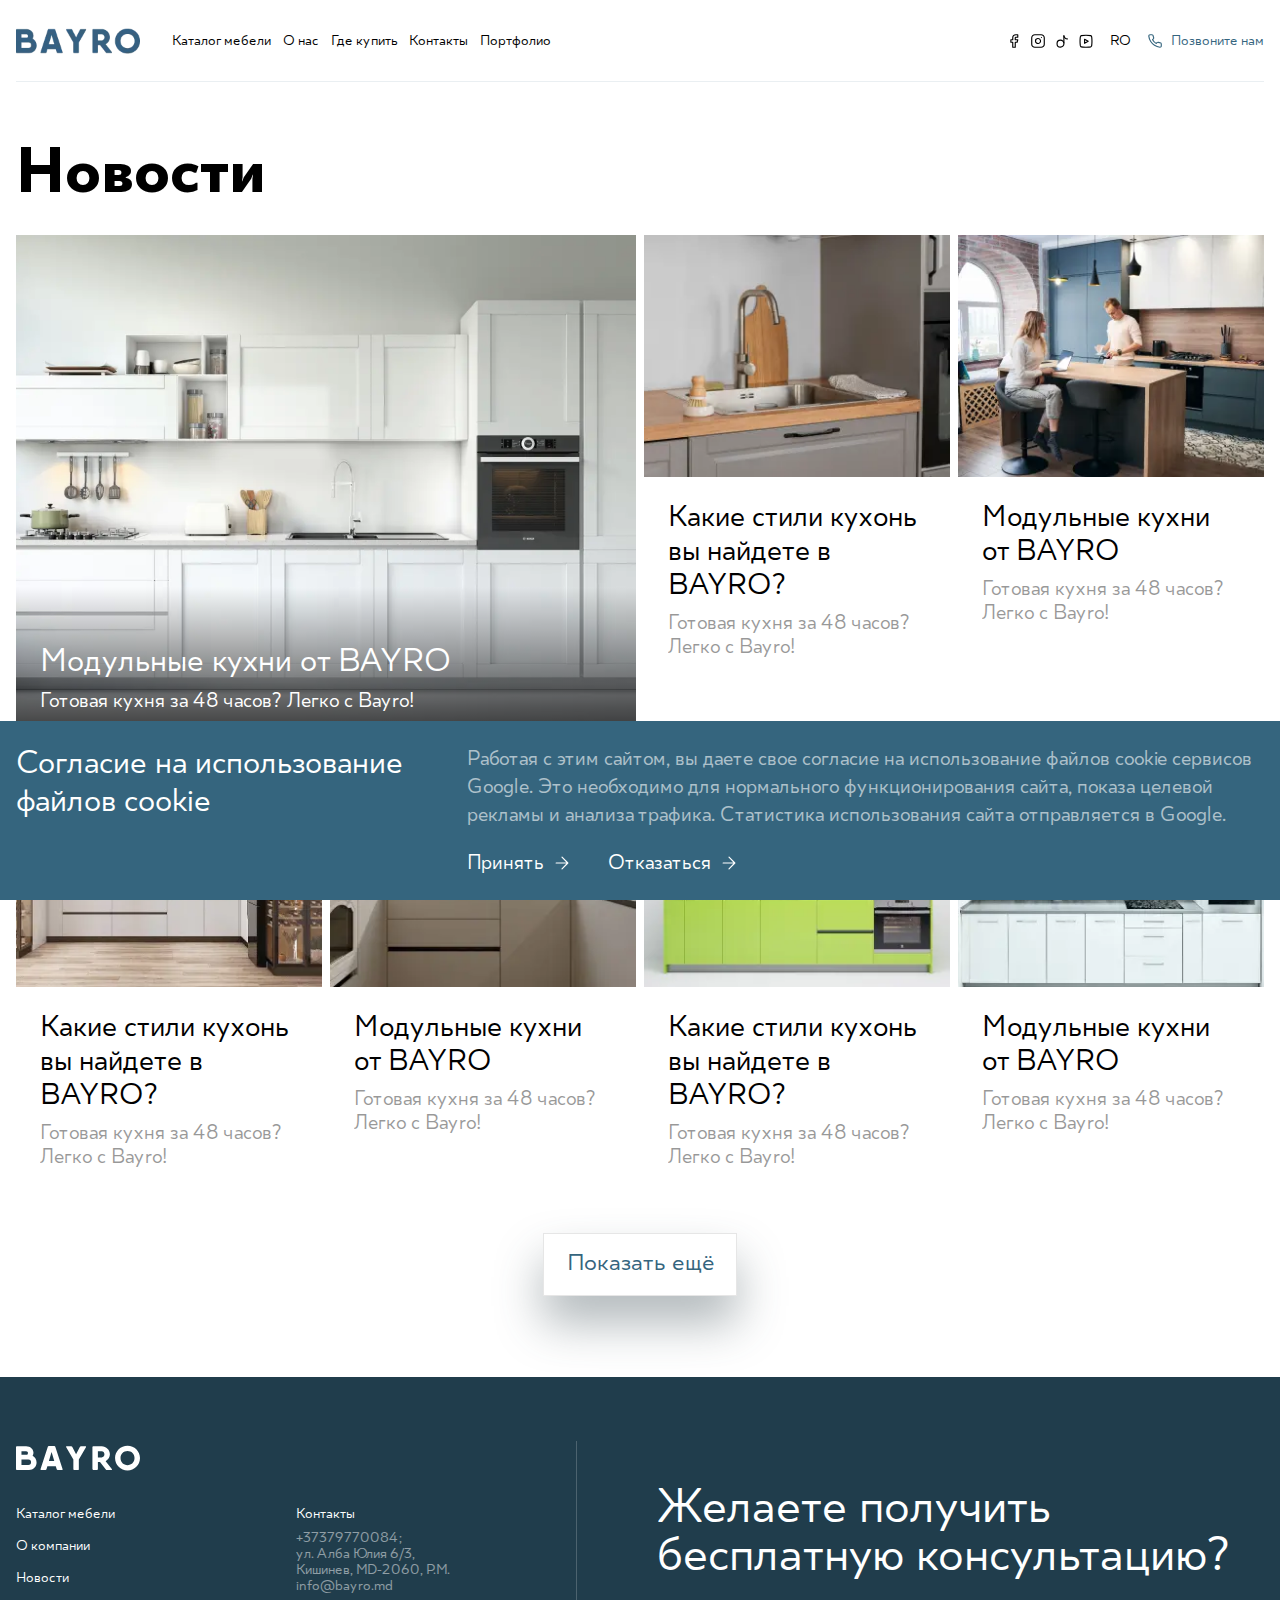
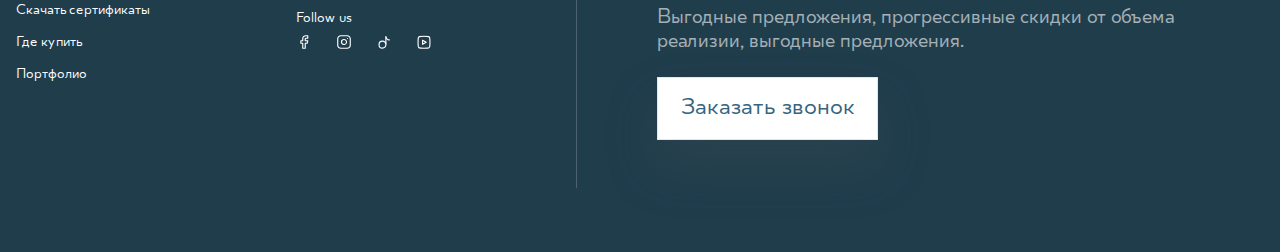
<file: news.html>
<!doctype html>
<html lang="ru">
<head>
    <meta charset="UTF-8">
    <meta http-equiv="X-UA-Compatible" content="IE=edge">
    <meta name="viewport" content="width=device-width,initial-scale=1">
    <link rel="shortcut icon" href="favicon.ico" type="image/x-icon">
    <link rel="stylesheet" href="css/style.min.css?_v=20231229142705">
    <title>Новости</title>
</head>
<body>
<div class="wrapper">
    <div class="m-menu-wrap">
    <div class="m-menu-bg"></div>
    <div class="m-menu m-menu-js">
        <div class="m-menu__header">
            <a href="tel:37379770084" class="call-us-js m-menu__call-us">
                <svg width="16" height="16">
                    <use href="images/icons/icons.svg#phone"></use>
                </svg>
                Позвоните нам
            </a>

            <button class="m-menu-close-js m-menu__close" aria-label="Закрыть меню">
                <svg width="20" height="20">
                    <use href="images/icons/icons.svg#close"></use>
                </svg>
            </button>
        </div>

        <div class="m-menu__content">
            <nav class="m-menu__list menu-js">
                <ul>
                    <li>
                        <a href="https://goodzonator.github.io/bayro-new/catalog.html">Каталог мебели</a>
                    </li>
                    <li>
                        <a href="https://goodzonator.github.io/bayro-new/about-company.html">О нас</a>
                    </li>
                    <li>
                        <a href="https://goodzonator.github.io/bayro-new/where-buy.html">Где купить</a>
                    </li>
                    <li>
                        <a href="https://goodzonator.github.io/bayro-new/contact.html">Контакты</a>
                    </li>
                    <li>
                        <a href="https://goodzonator.github.io/bayro-new/portfolio-list.html">Портфолио</a>
                    </li>
                </ul>
            </nav>

            <div class="m-menu-footer">
                <span>Follow us</span>

                <div class="m-menu-social social-js">
                    <a href="#facebook" rel="nofollow" target="_blank">
                        <svg width="16" height="16">
                            <use href="images/icons/icons.svg#facebook"></use>
                        </svg>
                    </a>
                    <a href="#instagram" rel="nofollow" target="_blank">
                        <svg width="16" height="16">
                            <use href="images/icons/icons.svg#instagram"></use>
                        </svg>
                    </a>
                    <a href="#tiktok" rel="nofollow" target="_blank">
                        <svg width="16" height="16">
                            <use href="images/icons/icons.svg#tiktok"></use>
                        </svg>
                    </a>
                    <a href="#youtube" rel="nofollow" target="_blank">
                        <svg width="16" height="16">
                            <use href="images/icons/icons.svg#youtube"></use>
                        </svg>
                    </a>
                </div>
            </div>
        </div>
    </div>
</div>

<header class="header">
    <div class="container">
        <div class="header__inner">
            <div class="header__logo-wrap logo-wrap-js">
                <a href="https://goodzonator.github.io/bayro-new/" class="header__logo">
                    <picture><source srcset="images/components/logo.webp" type="image/webp"><img src="images/components/logo.png" width="87" height="24" alt="BAYRO Logo"></picture>
                </a>
            </div>

            <div class="header__buttons">

                <div class="languages">
                    <button class="lang-btn-js languages__button" aria-label="Переключить язык" title="Переключить язык">RO</button>

                    <div class="languages-dropdown languages-dropdown-js">
                        <div class="languages-dropdown__block">
                            <div class="languages-dropdown__title">Язык сайта</div>

                            <ul class="languages-dropdown__list">
                                <li>
                                    <a href="#" class="active" title="Румынский язык">RO</a>
                                </li>
                                <li>
                                    <a href="#" title="Русский язык">RU</a>
                                </li>
                                <li>
                                    <a href="#" title="Английский язык">EN</a>
                                </li>
                            </ul>
                        </div>

                        <div class="languages-dropdown__block">
                            <div class="languages-dropdown__title">Страна</div>

                            <ul class="languages-dropdown__list">
                                <li>
                                    <a href="#" class="active">Молдова</a>
                                </li>
                                <li>
                                    <a href="#">Румыния</a>
                                </li>
                            </ul>
                        </div>
                    </div>
                </div>
                <button class="header__menu-button mobile-menu-btn-js" aria-label="Открыть меню">
                    <svg width="20" height="20">
                        <use href="images/icons/icons.svg#hamburger"></use>
                    </svg>
                </button>
            </div>
        </div>
    </div>
</header>

    <main class="news-page page">
    <div class="container">
        <h1 class="section-title">Новости</h1>

        <div class="news__list">
            <div class="item">
                <a href="https://goodzonator.github.io/bayro-new/article.html" class="animate-img img">
                    <picture><source srcset="images/news/image-1.webp" type="image/webp"><img src="images/news/image-1.jpg" alt=""></picture>
                </a>
                <div class="content">
                    <div class="title">
                        <a href="https://goodzonator.github.io/bayro-new/article.html">Модульные кухни от BAYRO</a>
                    </div>
                    <div class="text">Готовая кухня за 48 часов? Легко с Bayro!</div>
                </div>
            </div>

            <div class="item">
                <a href="https://goodzonator.github.io/bayro-new/article.html" class="animate-img img">
                    <picture><source srcset="images/news/image-2.webp" type="image/webp"><img src="images/news/image-2.jpg" alt=""></picture>
                </a>
                <div class="content">
                    <div class="title">
                        <a href="https://goodzonator.github.io/bayro-new/article.html">Какие стили кухонь вы найдете в BAYRO?</a>
                    </div>
                    <div class="text">Готовая кухня за 48 часов? Легко с Bayro!</div>
                </div>
            </div>

            <div class="item">
                <a href="https://goodzonator.github.io/bayro-new/article.html" class="animate-img img">
                    <picture><source srcset="images/news/image-3.webp" type="image/webp"><img src="images/news/image-3.jpg" alt=""></picture>
                </a>
                <div class="content">
                    <div class="title">
                        <a href="https://goodzonator.github.io/bayro-new/article.html">Модульные кухни от BAYRO</a>
                    </div>
                    <div class="text">Готовая кухня за 48 часов? Легко с Bayro!</div>
                </div>
            </div>

            <div class="item">
                <a href="https://goodzonator.github.io/bayro-new/article.html" class="animate-img img">
                    <picture><source srcset="images/news/image-4.webp" type="image/webp"><img src="images/news/image-4.jpg" alt=""></picture>
                </a>
                <div class="content">
                    <div class="title">
                        <a href="https://goodzonator.github.io/bayro-new/article.html">Какие стили кухонь вы найдете в BAYRO?</a>
                    </div>
                    <div class="text">Готовая кухня за 48 часов? Легко с Bayro!</div>
                </div>
            </div>

            <div class="item">
                <a href="https://goodzonator.github.io/bayro-new/article.html" class="animate-img img">
                    <picture><source srcset="images/news/image-5.webp" type="image/webp"><img src="images/news/image-5.jpg" alt=""></picture>
                </a>
                <div class="content">
                    <div class="title">
                        <a href="https://goodzonator.github.io/bayro-new/article.html">Модульные кухни от BAYRO</a>
                    </div>
                    <div class="text">Готовая кухня за 48 часов? Легко с Bayro!</div>
                </div>
            </div>

            <div class="item">
                <a href="https://goodzonator.github.io/bayro-new/article.html" class="animate-img img">
                    <picture><source srcset="images/news/image-6.webp" type="image/webp"><img src="images/news/image-6.jpg" alt=""></picture>
                </a>
                <div class="content">
                    <div class="title">
                        <a href="https://goodzonator.github.io/bayro-new/article.html">Какие стили кухонь вы найдете в BAYRO?</a>
                    </div>
                    <div class="text">Готовая кухня за 48 часов? Легко с Bayro!</div>
                </div>
            </div>

            <div class="item">
                <a href="https://goodzonator.github.io/bayro-new/article.html" class="animate-img img">
                    <picture><source srcset="images/news/image-7.webp" type="image/webp"><img src="images/news/image-7.jpg" alt=""></picture>
                </a>
                <div class="content">
                    <div class="title">
                        <a href="https://goodzonator.github.io/bayro-new/article.html">Модульные кухни от BAYRO</a>
                    </div>
                    <div class="text">Готовая кухня за 48 часов? Легко с Bayro!</div>
                </div>
            </div>
        </div>

        <div class="news__show-more">
            <button class="button button-white">Показать ещё</button>
        </div>
    </div>
</main>

    <div class="cookie">
    <div class="container">
        <div class="inner">
            <div class="title">Согласие на использование<br> файлов cookie</div>
            <div class="content">
                <div class="text">
                    Работая с этим сайтом, вы даете свое согласие на использование файлов cookie сервисов Google.
                    Это необходимо для нормального функционирования сайта, показа целевой рекламы и анализа трафика.
                    Статистика использования сайта отправляется в Google.
                </div>
                <div class="buttons">
                    <button class="link accept">
                        Принять
                        <svg width="20" height="20">
                            <use href="images/icons/icons.svg#arrow-right-white"></use>
                        </svg>
                    </button>
                    <button class="link refuse">
                        Отказаться
                        <svg width="20" height="20">
                            <use href="images/icons/icons.svg#arrow-right-white"></use>
                        </svg>
                    </button>
                </div>
            </div>
        </div>
    </div>
</div>

<button class="button button-to-top hidden" type="button" aria-label="Go to top" data-to-top="">
    <svg width="20" height="20">
        <use href="images/icons/icons.svg#arrow-top"></use>
    </svg>
</button>
<footer class="footer">
    <div class="container">

        <div class="footer__row">
            <div class="wrap-phone-js footer-free-consultation">
                <div class="footer-free-consultation__title">Желаете получить бесплатную консультацию?</div>
                <div class="footer-free-consultation__text">
                    Выгодные предложения, прогрессивные скидки от объема реализии, выгодные предложения.
                </div>
                <button class="button button-white footer-free-consultation__button" data-fancybox data-src="#popup">
                    Заказать звонок
                </button>
            </div>

            <div class="footer__inner">
                <a href="https://goodzonator.github.io/bayro-new/" class="footer__logo">
                    <svg width="124" height="26" viewBox="0 0 124 26" fill="none" xmlns="http://www.w3.org/2000/svg">
                        <path d="M16.6017 10.6907C19.0319 12.0029 20.5837 14.4814 20.5837 17.514C20.5837 21.8004 17.3629 25.0079 13.0002 25.0079H1.37615H0.849115C0.292798 25.0079 0 24.6871 0 24.1622V1.97218C0 1.41815 0.322078 1.12656 0.849115 1.12656H5.47532H10.1015C14.3178 1.12656 17.48 3.92584 17.48 7.77483C17.48 8.7954 17.158 9.81597 16.6017 10.6907ZM5.47532 6.2294V9.64102H11.302C11.7412 9.23279 11.9754 8.64961 11.9754 8.09558C11.9754 6.95838 11.2142 6.2294 10.1015 6.2294H5.47532ZM15.0791 17.1349C15.0791 15.5895 14.2885 14.3939 12.3268 14.3939H5.47532V19.8759H12.2975C14.2885 19.8759 15.0791 18.6803 15.0791 17.1349ZM45.8815 25.0079H41.6652C41.1967 25.0079 40.8453 24.8037 40.6989 24.2789L39.7913 21.2463H31.388L30.4803 24.2789C30.3339 24.8037 30.0118 25.0079 29.514 25.0079H25.2978C24.6829 25.0079 24.3608 24.6579 24.5658 24.0456L31.8272 1.82638C31.9736 1.35984 32.3542 1.0974 32.8227 1.0974H38.298C38.7665 1.0974 39.1471 1.33068 39.2935 1.82638L46.5549 24.0456C46.7891 24.6579 46.4963 25.0079 45.8815 25.0079ZM38.2687 16.1143L35.575 7.07502L32.8812 16.1143H38.2687ZM69.9495 2.14713L62.8345 14.5689V24.1622C62.8345 24.7163 62.5124 25.0079 61.9854 25.0079H58.2083C57.6519 25.0079 57.3591 24.6871 57.3591 24.1622V14.5397L50.2149 2.14713C49.8635 1.53479 50.1563 1.12656 50.8005 1.12656H55.1924C55.6609 1.12656 55.983 1.33068 56.188 1.7389L60.0822 9.20363L63.9764 1.7389C64.1813 1.33068 64.5034 1.12656 64.9719 1.12656H69.3639C70.008 1.0974 70.3008 1.50563 69.9495 2.14713ZM95.8035 23.929C96.2427 24.483 96.0085 24.9787 95.2765 24.9787H90.8845C90.4453 24.9787 90.094 24.8329 89.8305 24.4538L84.0038 17.1057H81.8956V24.1039C81.8956 24.6579 81.5735 24.9495 81.0465 24.9495H77.2694C76.7131 24.9495 76.4203 24.6288 76.4203 24.1039V1.97218C76.4203 1.41815 76.7424 1.12656 77.2694 1.12656H81.8956H85.6727C90.2404 1.12656 93.9004 4.77145 93.9004 9.32026C93.9004 12.1779 92.2021 14.8022 89.6548 16.1726L95.8035 23.929ZM81.8956 12.382H85.6727C87.1953 12.382 88.425 11.0407 88.425 9.32026C88.425 7.57072 87.1953 6.25856 85.6727 6.25856H81.8956V12.382ZM99.0536 13.0526C99.0536 6.02529 104.646 0.630859 111.527 0.630859C118.408 0.630859 124 6.02529 124 13.0526C124 20.08 118.408 25.4744 111.527 25.4744C104.617 25.4744 99.0536 20.08 99.0536 13.0526ZM118.525 13.0526C118.525 8.7954 115.45 5.96697 111.527 5.96697C107.633 5.96697 104.529 8.7954 104.529 13.0526C104.529 17.3099 107.603 20.1383 111.527 20.1383C115.421 20.1383 118.525 17.3099 118.525 13.0526Z" fill="white"/>
                    </svg>
                </a>

                <div class="footer__info">
                    <ul class="footer__menu">
                        <li>
                            <a href="https://goodzonator.github.io/bayro-new/catalog.html">Каталог мебели</a>
                        </li>
                        <li>
                            <a href="https://goodzonator.github.io/bayro-new/about-company.html">О компании</a>
                        </li>
                        <li>
                            <a href="https://goodzonator.github.io/bayro-new/news.html">Новости</a>
                        </li>
                        <li>
                            <a href="https://goodzonator.github.io/bayro-new/documentation-for-clients.html">Скачать
                                сертификаты</a>
                        </li>
                        <li>
                            <a href="https://goodzonator.github.io/bayro-new/where-buy.html">Где купить</a>
                        </li>
                        <li>
                            <a href="https://goodzonator.github.io/bayro-new/portfolio-list.html">Портфолио</a>
                        </li>
                    </ul>
                    <div class="footer-contacts-socials">

                        <div class="footer-contacts">
                            <div class="footer__title">Контакты</div>
                            <a href="tel:37379770084">+37379770084;</a><br>
                            <a href="#" rel="nofollow" target="_blank">ул. Алба Юлия 6/3,<br>
                                Кишинев, MD-2060, Р.М.</a><br>
                            <a href="mailto:info@bayro.md">info@bayro.md</a>
                        </div>

                        <div class="footer-socials">
                            <div class="footer__title">Follow us</div>
                            <div class="footer-socials__list">
                                <a href="#facebook" rel="nofollow" target="_blank">
                                    <svg width="16" height="16">
                                        <use href="images/icons/icons.svg#facebook"></use>
                                    </svg>
                                </a>
                                <a href="#instagram" rel="nofollow" target="_blank">
                                    <svg width="16" height="16">
                                        <use href="images/icons/icons.svg#instagram"></use>
                                    </svg>
                                </a>
                                <a href="#tiktok" rel="nofollow" target="_blank">
                                    <svg width="16" height="16">
                                        <use href="images/icons/icons.svg#tiktok"></use>
                                    </svg>
                                </a>
                                <a href="#tiktok" rel="nofollow" target="_blank">
                                    <svg width="16" height="16">
                                        <use href="images/icons/icons.svg#youtube"></use>
                                    </svg>
                                </a>
                            </div>
                        </div>

                    </div>
                </div>
            </div>
        </div>
    </div>
</footer>
</div>

<div id="popup" class="popup-wrap">
    <div class="popup">
        <div class="popup__img">
            <picture><source srcset="images/components/popup.webp" type="image/webp"><img src="images/components/popup.jpg" alt=""></picture>
        </div>
        <div class="popup__content">
            <div class="popup__title">Закажите бесплатную консультацию и наши менеджеры свяжутся с Вами</div>
            <form class="wrap-phone-js callback-form-js popup__form">
                <div class="form-group">
                    <input type="text" class="input-mask-js popup__input" pattern="^\+373\s\d\s\d\s\d\s\d\s\d\s\d\s\d\s\d$" required>
                    <div class="phone-error">Введите 8 цифр после кода +373</div>
                </div>
                <div class="form-checkbox">
                    <label class="checkbox">
                        <input type="checkbox" class="checkbox-js" required>
                        <svg width="18" height="18">
                            <use href="images/icons/icons.svg#check"></use>
                        </svg>
                    </label>
                    <div class="form-checkbox__text">
                        <p>Согласие <a href="https://goodzonator.github.io/bayro-new/privacy-policy.html" target="_blank">на
                            обработку персональных данных</a></p>
                    </div>
                    <div class="checkbox-error">Необходимо согласиться с условиями</div>
                </div>

                <div class="form-checkbox__text-2">Ваши контактные данные не будут распространяться третьим лицам без
                    вашего согласия
                    и будут использованы исключительно для связи с вами по вашей заявке.
                </div>

                <div class="recaptcha-text">
                    This site is protected by reCAPTCHA and the Google
                    <a href="https://policies.google.com/privacy" target="_blank" rel="nofollow">Privacy Policy</a>
                    and <a href="https://policies.google.com/terms" target="_blank" rel="nofollow">Terms of Service</a>
                    apply.
                </div>

                <button class="button popup__button">Заказать звонок</button>
            </form>
        </div>
    </div>
</div>

<div id="popup-success" class="popup-wrap">
    <div class="popup-success">
        Ваша заявка успешно отправлена
    </div>
</div>

<script src="js/app.min.js?_v=20231229142705"></script>
</body>
</html>
</file>
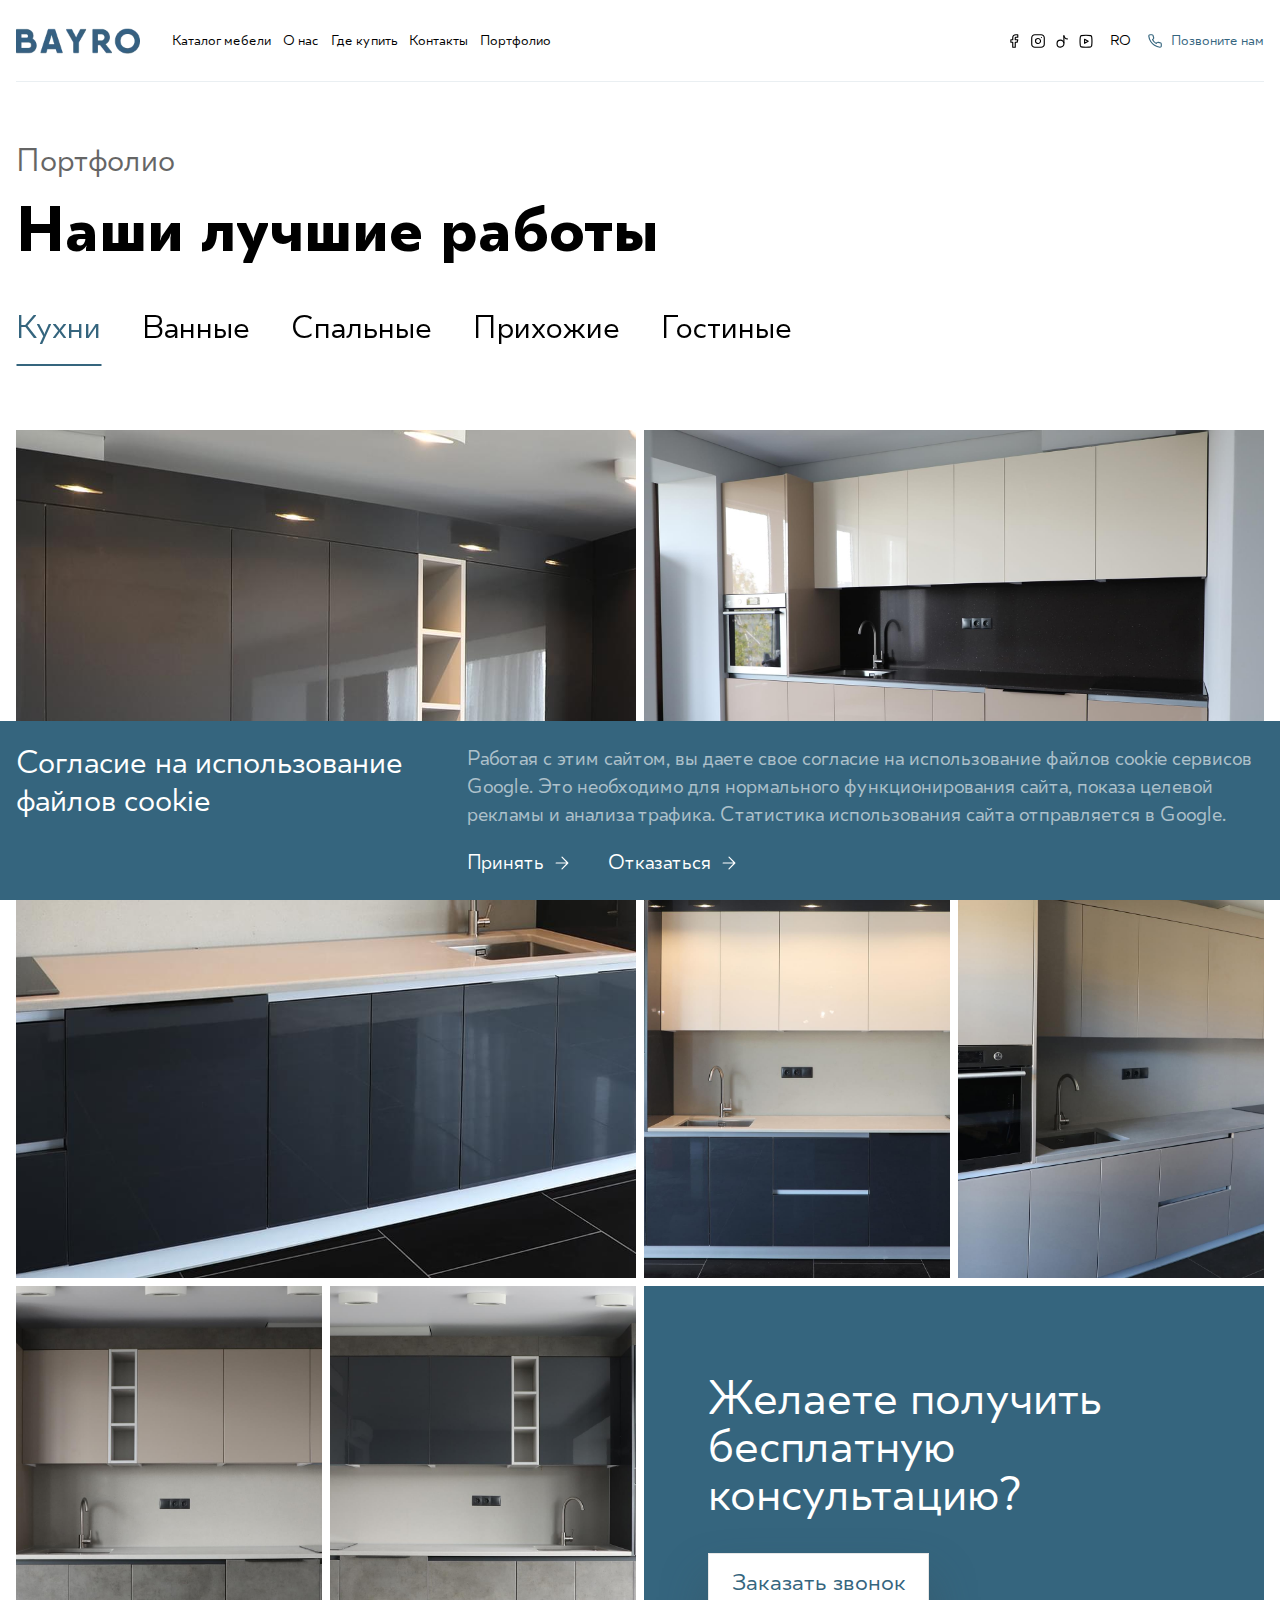
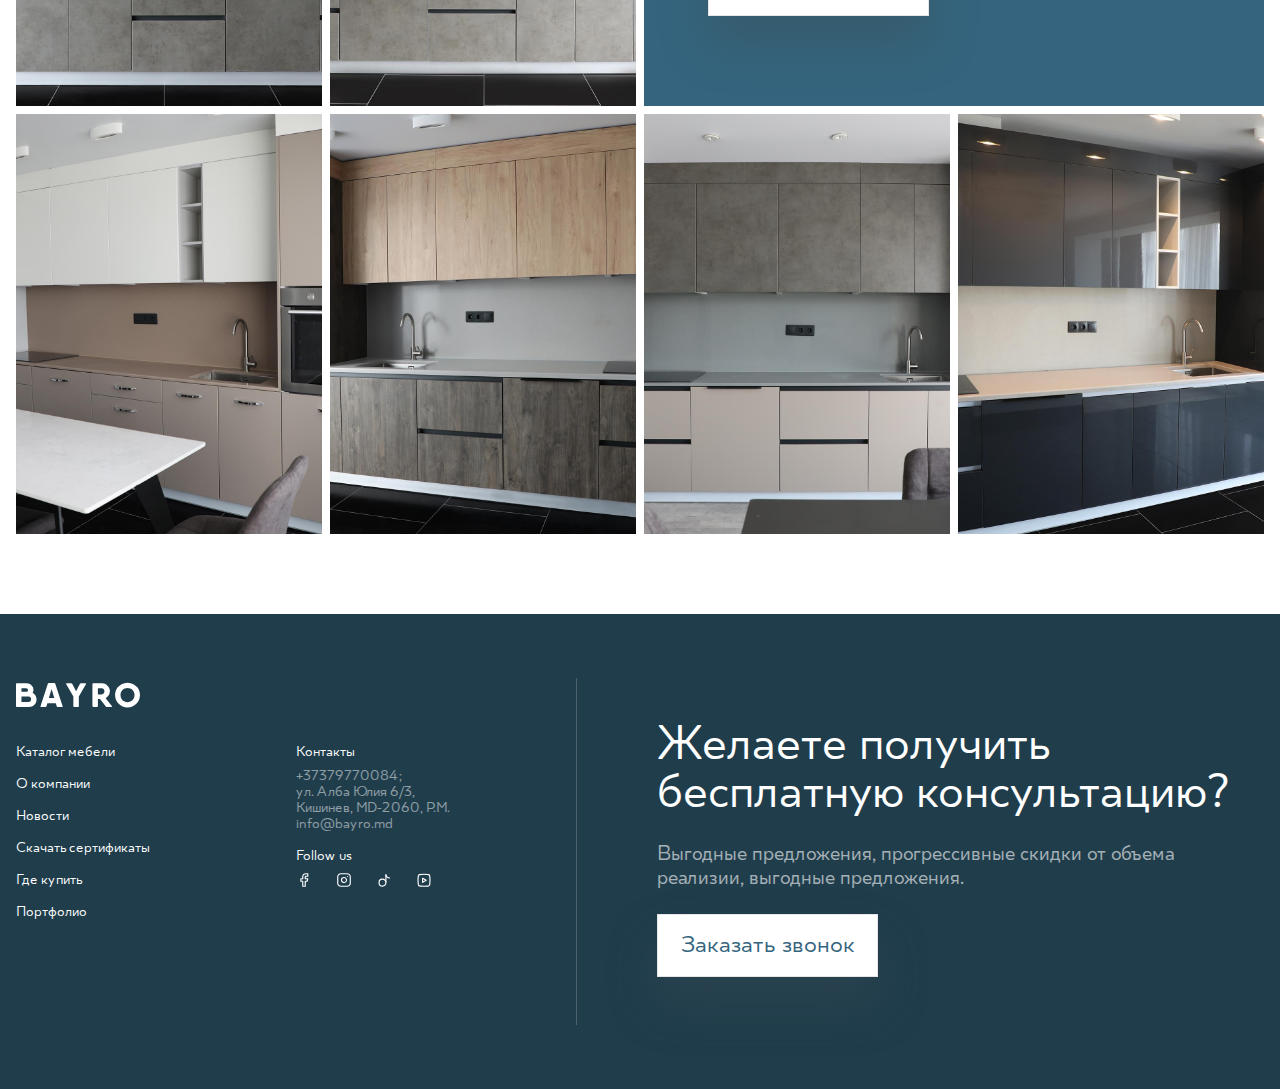
<file: portfolio-list.html>
<!doctype html>
<html lang="ru">
    <head>
    <meta charset="UTF-8">
    <meta http-equiv="X-UA-Compatible" content="IE=edge">
    <meta name="viewport" content="width=device-width,initial-scale=1">
    <link rel="shortcut icon" href="favicon.ico" type="image/x-icon">
    <link rel="stylesheet" href="css/style.min.css?_v=20231229142705">
    <title>Наши лучшие работы</title>
</head>
<body>
<div class="wrapper">
    <div class="m-menu-wrap">
    <div class="m-menu-bg"></div>
    <div class="m-menu m-menu-js">
        <div class="m-menu__header">
            <a href="tel:37379770084" class="call-us-js m-menu__call-us">
                <svg width="16" height="16">
                    <use href="images/icons/icons.svg#phone"></use>
                </svg>
                Позвоните нам
            </a>

            <button class="m-menu-close-js m-menu__close" aria-label="Закрыть меню">
                <svg width="20" height="20">
                    <use href="images/icons/icons.svg#close"></use>
                </svg>
            </button>
        </div>

        <div class="m-menu__content">
            <nav class="m-menu__list menu-js">
                <ul>
                    <li>
                        <a href="https://goodzonator.github.io/bayro-new/catalog.html">Каталог мебели</a>
                    </li>
                    <li>
                        <a href="https://goodzonator.github.io/bayro-new/about-company.html">О нас</a>
                    </li>
                    <li>
                        <a href="https://goodzonator.github.io/bayro-new/where-buy.html">Где купить</a>
                    </li>
                    <li>
                        <a href="https://goodzonator.github.io/bayro-new/contact.html">Контакты</a>
                    </li>
                    <li>
                        <a href="https://goodzonator.github.io/bayro-new/portfolio-list.html">Портфолио</a>
                    </li>
                </ul>
            </nav>

            <div class="m-menu-footer">
                <span>Follow us</span>

                <div class="m-menu-social social-js">
                    <a href="#facebook" rel="nofollow" target="_blank">
                        <svg width="16" height="16">
                            <use href="images/icons/icons.svg#facebook"></use>
                        </svg>
                    </a>
                    <a href="#instagram" rel="nofollow" target="_blank">
                        <svg width="16" height="16">
                            <use href="images/icons/icons.svg#instagram"></use>
                        </svg>
                    </a>
                    <a href="#tiktok" rel="nofollow" target="_blank">
                        <svg width="16" height="16">
                            <use href="images/icons/icons.svg#tiktok"></use>
                        </svg>
                    </a>
                    <a href="#youtube" rel="nofollow" target="_blank">
                        <svg width="16" height="16">
                            <use href="images/icons/icons.svg#youtube"></use>
                        </svg>
                    </a>
                </div>
            </div>
        </div>
    </div>
</div>

<header class="header">
    <div class="container">
        <div class="header__inner">
            <div class="header__logo-wrap logo-wrap-js">
                <a href="https://goodzonator.github.io/bayro-new/" class="header__logo">
                    <picture><source srcset="images/components/logo.webp" type="image/webp"><img src="images/components/logo.png" width="87" height="24" alt="BAYRO Logo"></picture>
                </a>
            </div>

            <div class="header__buttons">

                <div class="languages">
                    <button class="lang-btn-js languages__button" aria-label="Переключить язык" title="Переключить язык">RO</button>

                    <div class="languages-dropdown languages-dropdown-js">
                        <div class="languages-dropdown__block">
                            <div class="languages-dropdown__title">Язык сайта</div>

                            <ul class="languages-dropdown__list">
                                <li>
                                    <a href="#" class="active" title="Румынский язык">RO</a>
                                </li>
                                <li>
                                    <a href="#" title="Русский язык">RU</a>
                                </li>
                                <li>
                                    <a href="#" title="Английский язык">EN</a>
                                </li>
                            </ul>
                        </div>

                        <div class="languages-dropdown__block">
                            <div class="languages-dropdown__title">Страна</div>

                            <ul class="languages-dropdown__list">
                                <li>
                                    <a href="#" class="active">Молдова</a>
                                </li>
                                <li>
                                    <a href="#">Румыния</a>
                                </li>
                            </ul>
                        </div>
                    </div>
                </div>
                <button class="header__menu-button mobile-menu-btn-js" aria-label="Открыть меню">
                    <svg width="20" height="20">
                        <use href="images/icons/icons.svg#hamburger"></use>
                    </svg>
                </button>
            </div>
        </div>
    </div>
</header>

    <main class="page portfolio-list-page">
    <div class="container">
        <div class="subtitle">Портфолио</div>
        <h1 class="section-title">Наши лучшие работы</h1>

        <div class="tabs-js">

            <div class="tabs">
                <div class="swiper tabs-slider-js">
                    <div class="swiper-wrapper">
                        <div class="swiper-slide">
                            <button class="tabs__button active" data-target="#kitchens">Кухни</button>
                        </div>
                        <div class="swiper-slide">
                            <button class="tabs__button" data-target="#bathrooms">Ванные</button>
                        </div>
                        <div class="swiper-slide">
                            <button class="tabs__button" data-target="#sleeping">Спальные</button>
                        </div>
                        <div class="swiper-slide">
                            <button class="tabs__button" data-target="#hallways">Прихожие</button>
                        </div>
                        <div class="swiper-slide">
                            <button class="tabs__button" data-target="#living-rooms">Гостиные</button>
                        </div>
                    </div>
                </div>
            </div>

            <div class="tabs-content">
                <div id="kitchens" class="tabs-content__item active">
                    <div class="swiper portfolio-list-js">
                        <div class="swiper-wrapper">

                            <div class="swiper-slide portfolio-list__item">
                                <a href="https://goodzonator.github.io/bayro-new/portfolio.html" class="animate-img portfolio-list__link">
                                    <img src="images/portfolio-list/new/1.jpg" class="portfolio-list__img" alt="">

                                    <span class="portfolio-list__content">
                                        <span class="portfolio-list__camera">
                                            <svg width="20" height="20">
                                                <use href="images/icons/icons.svg#camera"></use>
                                            </svg>
                                            24
                                        </span>
                                        <span class="portfolio-list__title">Кухня для ценителей изысканного вина</span>
                                    </span>
                                </a>
                            </div>

                            <div class="swiper-slide portfolio-list__item">
                                <a href="https://goodzonator.github.io/bayro-new/portfolio.html" class="animate-img portfolio-list__link">
                                    <img src="images/portfolio-list/new/1-2.jpg" class="portfolio-list__img" alt="">

                                    <span class="portfolio-list__content">
                                        <span class="portfolio-list__camera">
                                            <svg width="20" height="20">
                                                <use href="images/icons/icons.svg#camera"></use>
                                            </svg>
                                            24
                                        </span>
                                        <span class="portfolio-list__title">Кухня для ценителей изысканного вина</span>
                                    </span>
                                </a>
                            </div>

                            <div class="swiper-slide portfolio-list__item">
                                <a href="https://goodzonator.github.io/bayro-new/portfolio.html" class="animate-img portfolio-list__link">
                                    <img src="images/portfolio-list/new/1-3.jpg" class="portfolio-list__img" alt="">

                                    <span class="portfolio-list__content">
                                        <span class="portfolio-list__camera">
                                            <svg width="20" height="20">
                                                <use href="images/icons/icons.svg#camera"></use>
                                            </svg>
                                            24
                                        </span>
                                        <span class="portfolio-list__title">Кухня для ценителей изысканного вина</span>
                                    </span>
                                </a>
                            </div>

                            <div class="swiper-slide portfolio-list__item">
                                <a href="https://goodzonator.github.io/bayro-new/portfolio.html" class="animate-img portfolio-list__link">
                                    <img src="images/portfolio-list/new/1-4.jpg" class="portfolio-list__img" alt="">

                                    <span class="portfolio-list__content">
                                        <span class="portfolio-list__camera">
                                            <svg width="20" height="20">
                                                <use href="images/icons/icons.svg#camera"></use>
                                            </svg>
                                            24
                                        </span>
                                        <span class="portfolio-list__title">Кухня для ценителей изысканного вина</span>
                                    </span>
                                </a>
                            </div>

                            <div class="swiper-slide portfolio-list__item">
                                <a href="https://goodzonator.github.io/bayro-new/portfolio.html" class="animate-img portfolio-list__link">
                                    <img src="images/portfolio-list/new/1-5.jpg" class="portfolio-list__img" alt="">

                                    <span class="portfolio-list__content">
                                        <span class="portfolio-list__camera">
                                            <svg width="20" height="20">
                                                <use href="images/icons/icons.svg#camera"></use>
                                            </svg>
                                            24
                                        </span>
                                        <span class="portfolio-list__title">Кухня для ценителей изысканного вина</span>
                                    </span>
                                </a>
                            </div>

                            <div class="swiper-slide portfolio-list__item">
                                <a href="https://goodzonator.github.io/bayro-new/portfolio.html" class="animate-img portfolio-list__link">
                                    <img src="images/portfolio-list/new/1-6.jpg" class="portfolio-list__img" alt="">

                                    <span class="portfolio-list__content">
                                        <span class="portfolio-list__camera">
                                            <svg width="20" height="20">
                                                <use href="images/icons/icons.svg#camera"></use>
                                            </svg>
                                            24
                                        </span>
                                        <span class="portfolio-list__title">Кухня для ценителей изысканного вина</span>
                                    </span>
                                </a>
                            </div>

                            <div class="swiper-slide portfolio-list-partner">
    <div class="portfolio-list-partner__title">Желаете получить бесплатную консультацию? </div>

    <button class="button button-white" data-fancybox data-src="#popup">
        Заказать звонок
    </button>
</div>

                            <div class="swiper-slide portfolio-list__item">
                                <a href="https://goodzonator.github.io/bayro-new/portfolio.html" class="animate-img portfolio-list__link">
                                    <img src="images/portfolio-list/new/1-7.jpg" class="portfolio-list__img" alt="">

                                    <span class="portfolio-list__content">
                                        <span class="portfolio-list__camera">
                                            <svg width="20" height="20">
                                                <use href="images/icons/icons.svg#camera"></use>
                                            </svg>
                                            24
                                        </span>
                                        <span class="portfolio-list__title">Кухня для ценителей изысканного вина</span>
                                    </span>
                                </a>
                            </div>

                            <div class="swiper-slide portfolio-list__item">
                                <a href="https://goodzonator.github.io/bayro-new/portfolio.html" class="animate-img portfolio-list__link">
                                    <img src="images/portfolio-list/new/1-8.jpg" class="portfolio-list__img" alt="">

                                    <span class="portfolio-list__content">
                                        <span class="portfolio-list__camera">
                                            <svg width="20" height="20">
                                                <use href="images/icons/icons.svg#camera"></use>
                                            </svg>
                                            24
                                        </span>
                                        <span class="portfolio-list__title">Кухня для ценителей изысканного вина</span>
                                    </span>
                                </a>
                            </div>

                            <div class="swiper-slide portfolio-list__item">
                                <a href="https://goodzonator.github.io/bayro-new/portfolio.html" class="animate-img portfolio-list__link">
                                    <img src="images/portfolio-list/new/1-9.jpg" class="portfolio-list__img" alt="">

                                    <span class="portfolio-list__content">
                                        <span class="portfolio-list__camera">
                                            <svg width="20" height="20">
                                                <use href="images/icons/icons.svg#camera"></use>
                                            </svg>
                                            24
                                        </span>
                                        <span class="portfolio-list__title">Кухня для ценителей изысканного вина</span>
                                    </span>
                                </a>
                            </div>

                            <div class="swiper-slide portfolio-list__item">
                                <a href="https://goodzonator.github.io/bayro-new/portfolio.html" class="animate-img portfolio-list__link">
                                    <img src="images/portfolio-list/new/1.jpg" class="portfolio-list__img" alt="">

                                    <span class="portfolio-list__content">
                                        <span class="portfolio-list__camera">
                                            <svg width="20" height="20">
                                                <use href="images/icons/icons.svg#camera"></use>
                                            </svg>
                                            24
                                        </span>
                                        <span class="portfolio-list__title">Кухня для ценителей изысканного вина</span>
                                    </span>
                                </a>
                            </div>

                        </div>
                    </div>
                </div>

                <div id="bathrooms" class="tabs-content__item">
                    <div class="swiper portfolio-list-js">
                        <div class="swiper-wrapper">

                            <div class="swiper-slide portfolio-list__item">
                                <a href="https://goodzonator.github.io/bayro-new/portfolio.html" class="animate-img portfolio-list__link">
                                    <img src="images/portfolio-list/new/1-3.jpg" class="portfolio-list__img" alt="">

                                    <span class="portfolio-list__content">
                                        <span class="portfolio-list__camera">
                                            <svg width="20" height="20">
                                                <use href="images/icons/icons.svg#camera"></use>
                                            </svg>
                                            24
                                        </span>
                                        <span class="portfolio-list__title">Кухня для ценителей изысканного вина</span>
                                    </span>
                                </a>
                            </div>

                            <div class="swiper-slide portfolio-list__item">
                                <a href="https://goodzonator.github.io/bayro-new/portfolio.html" class="animate-img portfolio-list__link">
                                    <img src="images/portfolio-list/new/1-4.jpg" class="portfolio-list__img" alt="">

                                    <span class="portfolio-list__content">
                                        <span class="portfolio-list__camera">
                                            <svg width="20" height="20">
                                                <use href="images/icons/icons.svg#camera"></use>
                                            </svg>
                                            24
                                        </span>
                                        <span class="portfolio-list__title">Кухня для ценителей изысканного вина</span>
                                    </span>
                                </a>
                            </div>

                            <div class="swiper-slide portfolio-list__item">
                                <a href="https://goodzonator.github.io/bayro-new/portfolio.html" class="animate-img portfolio-list__link">
                                    <img src="images/portfolio-list/new/1.jpg" class="portfolio-list__img" alt="">

                                    <span class="portfolio-list__content">
                                        <span class="portfolio-list__camera">
                                            <svg width="20" height="20">
                                                <use href="images/icons/icons.svg#camera"></use>
                                            </svg>
                                            24
                                        </span>
                                        <span class="portfolio-list__title">Кухня для ценителей изысканного вина</span>
                                    </span>
                                </a>
                            </div>

                            <div class="swiper-slide portfolio-list__item">
                                <a href="https://goodzonator.github.io/bayro-new/portfolio.html" class="animate-img portfolio-list__link">
                                    <img src="images/portfolio-list/new/1-2.jpg" class="portfolio-list__img" alt="">

                                    <span class="portfolio-list__content">
                                        <span class="portfolio-list__camera">
                                            <svg width="20" height="20">
                                                <use href="images/icons/icons.svg#camera"></use>
                                            </svg>
                                            24
                                        </span>
                                        <span class="portfolio-list__title">Кухня для ценителей изысканного вина</span>
                                    </span>
                                </a>
                            </div>

                            <div class="swiper-slide portfolio-list__item">
                                <a href="https://goodzonator.github.io/bayro-new/portfolio.html" class="animate-img portfolio-list__link">
                                    <img src="images/portfolio-list/new/1-5.jpg" class="portfolio-list__img" alt="">

                                    <span class="portfolio-list__content">
                                        <span class="portfolio-list__camera">
                                            <svg width="20" height="20">
                                                <use href="images/icons/icons.svg#camera"></use>
                                            </svg>
                                            24
                                        </span>
                                        <span class="portfolio-list__title">Кухня для ценителей изысканного вина</span>
                                    </span>
                                </a>
                            </div>

                            <div class="swiper-slide portfolio-list__item">
                                <a href="https://goodzonator.github.io/bayro-new/portfolio.html" class="animate-img portfolio-list__link">
                                    <img src="images/portfolio-list/new/1-6.jpg" class="portfolio-list__img" alt="">

                                    <span class="portfolio-list__content">
                                        <span class="portfolio-list__camera">
                                            <svg width="20" height="20">
                                                <use href="images/icons/icons.svg#camera"></use>
                                            </svg>
                                            24
                                        </span>
                                        <span class="portfolio-list__title">Кухня для ценителей изысканного вина</span>
                                    </span>
                                </a>
                            </div>

                            <div class="swiper-slide portfolio-list-partner">
    <div class="portfolio-list-partner__title">Желаете получить бесплатную консультацию? </div>

    <button class="button button-white" data-fancybox data-src="#popup">
        Заказать звонок
    </button>
</div>

                            <div class="swiper-slide portfolio-list__item">
                                <a href="https://goodzonator.github.io/bayro-new/portfolio.html" class="animate-img portfolio-list__link">
                                    <img src="images/portfolio-list/new/1-7.jpg" class="portfolio-list__img" alt="">

                                    <span class="portfolio-list__content">
                                        <span class="portfolio-list__camera">
                                            <svg width="20" height="20">
                                                <use href="images/icons/icons.svg#camera"></use>
                                            </svg>
                                            24
                                        </span>
                                        <span class="portfolio-list__title">Кухня для ценителей изысканного вина</span>
                                    </span>
                                </a>
                            </div>

                            <div class="swiper-slide portfolio-list__item">
                                <a href="https://goodzonator.github.io/bayro-new/portfolio.html" class="animate-img portfolio-list__link">
                                    <img src="images/portfolio-list/new/1-8.jpg" class="portfolio-list__img" alt="">

                                    <span class="portfolio-list__content">
                                        <span class="portfolio-list__camera">
                                            <svg width="20" height="20">
                                                <use href="images/icons/icons.svg#camera"></use>
                                            </svg>
                                            24
                                        </span>
                                        <span class="portfolio-list__title">Кухня для ценителей изысканного вина</span>
                                    </span>
                                </a>
                            </div>

                            <div class="swiper-slide portfolio-list__item">
                                <a href="https://goodzonator.github.io/bayro-new/portfolio.html" class="animate-img portfolio-list__link">
                                    <img src="images/portfolio-list/new/1-9.jpg" class="portfolio-list__img" alt="">

                                    <span class="portfolio-list__content">
                                        <span class="portfolio-list__camera">
                                            <svg width="20" height="20">
                                                <use href="images/icons/icons.svg#camera"></use>
                                            </svg>
                                            24
                                        </span>
                                        <span class="portfolio-list__title">Кухня для ценителей изысканного вина</span>
                                    </span>
                                </a>
                            </div>

                            <div class="swiper-slide portfolio-list__item">
                                <a href="https://goodzonator.github.io/bayro-new/portfolio.html" class="animate-img portfolio-list__link">
                                    <img src="images/portfolio-list/new/1.jpg" class="portfolio-list__img" alt="">

                                    <span class="portfolio-list__content">
                                        <span class="portfolio-list__camera">
                                            <svg width="20" height="20">
                                                <use href="images/icons/icons.svg#camera"></use>
                                            </svg>
                                            24
                                        </span>
                                        <span class="portfolio-list__title">Кухня для ценителей изысканного вина</span>
                                    </span>
                                </a>
                            </div>

                        </div>
                    </div>
                </div>

                <div id="sleeping" class="tabs-content__item">
                    <div class="swiper portfolio-list-js">
                        <div class="swiper-wrapper">

                            <div class="swiper-slide portfolio-list__item">
                                <a href="https://goodzonator.github.io/bayro-new/portfolio.html" class="animate-img portfolio-list__link">
                                    <img src="images/portfolio-list/new/1-2.jpg" class="portfolio-list__img" alt="">

                                    <span class="portfolio-list__content">
                                        <span class="portfolio-list__camera">
                                            <svg width="20" height="20">
                                                <use href="images/icons/icons.svg#camera"></use>
                                            </svg>
                                            24
                                        </span>
                                        <span class="portfolio-list__title">Кухня для ценителей изысканного вина</span>
                                    </span>
                                </a>
                            </div>

                            <div class="swiper-slide portfolio-list__item">
                                <a href="https://goodzonator.github.io/bayro-new/portfolio.html" class="animate-img portfolio-list__link">
                                    <img src="images/portfolio-list/new/1.jpg" class="portfolio-list__img" alt="">

                                    <span class="portfolio-list__content">
                                        <span class="portfolio-list__camera">
                                            <svg width="20" height="20">
                                                <use href="images/icons/icons.svg#camera"></use>
                                            </svg>
                                            24
                                        </span>
                                        <span class="portfolio-list__title">Кухня для ценителей изысканного вина</span>
                                    </span>
                                </a>
                            </div>

                            <div class="swiper-slide portfolio-list__item">
                                <a href="https://goodzonator.github.io/bayro-new/portfolio.html" class="animate-img portfolio-list__link">
                                    <img src="images/portfolio-list/new/1-3.jpg" class="portfolio-list__img" alt="">

                                    <span class="portfolio-list__content">
                                        <span class="portfolio-list__camera">
                                            <svg width="20" height="20">
                                                <use href="images/icons/icons.svg#camera"></use>
                                            </svg>
                                            24
                                        </span>
                                        <span class="portfolio-list__title">Кухня для ценителей изысканного вина</span>
                                    </span>
                                </a>
                            </div>

                            <div class="swiper-slide portfolio-list__item">
                                <a href="https://goodzonator.github.io/bayro-new/portfolio.html" class="animate-img portfolio-list__link">
                                    <img src="images/portfolio-list/new/1-4.jpg" class="portfolio-list__img" alt="">

                                    <span class="portfolio-list__content">
                                        <span class="portfolio-list__camera">
                                            <svg width="20" height="20">
                                                <use href="images/icons/icons.svg#camera"></use>
                                            </svg>
                                            24
                                        </span>
                                        <span class="portfolio-list__title">Кухня для ценителей изысканного вина</span>
                                    </span>
                                </a>
                            </div>

                            <div class="swiper-slide portfolio-list__item">
                                <a href="https://goodzonator.github.io/bayro-new/portfolio.html" class="animate-img portfolio-list__link">
                                    <img src="images/portfolio-list/new/1-5.jpg" class="portfolio-list__img" alt="">

                                    <span class="portfolio-list__content">
                                        <span class="portfolio-list__camera">
                                            <svg width="20" height="20">
                                                <use href="images/icons/icons.svg#camera"></use>
                                            </svg>
                                            24
                                        </span>
                                        <span class="portfolio-list__title">Кухня для ценителей изысканного вина</span>
                                    </span>
                                </a>
                            </div>

                            <div class="swiper-slide portfolio-list__item">
                                <a href="https://goodzonator.github.io/bayro-new/portfolio.html" class="animate-img portfolio-list__link">
                                    <img src="images/portfolio-list/new/1-6.jpg" class="portfolio-list__img" alt="">

                                    <span class="portfolio-list__content">
                                        <span class="portfolio-list__camera">
                                            <svg width="20" height="20">
                                                <use href="images/icons/icons.svg#camera"></use>
                                            </svg>
                                            24
                                        </span>
                                        <span class="portfolio-list__title">Кухня для ценителей изысканного вина</span>
                                    </span>
                                </a>
                            </div>

                            <div class="swiper-slide portfolio-list-partner">
    <div class="portfolio-list-partner__title">Желаете получить бесплатную консультацию? </div>

    <button class="button button-white" data-fancybox data-src="#popup">
        Заказать звонок
    </button>
</div>

                            <div class="swiper-slide portfolio-list__item">
                                <a href="https://goodzonator.github.io/bayro-new/portfolio.html" class="animate-img portfolio-list__link">
                                    <img src="images/portfolio-list/new/1-7.jpg" class="portfolio-list__img" alt="">

                                    <span class="portfolio-list__content">
                                        <span class="portfolio-list__camera">
                                            <svg width="20" height="20">
                                                <use href="images/icons/icons.svg#camera"></use>
                                            </svg>
                                            24
                                        </span>
                                        <span class="portfolio-list__title">Кухня для ценителей изысканного вина</span>
                                    </span>
                                </a>
                            </div>

                            <div class="swiper-slide portfolio-list__item">
                                <a href="https://goodzonator.github.io/bayro-new/portfolio.html" class="animate-img portfolio-list__link">
                                    <img src="images/portfolio-list/new/1-8.jpg" class="portfolio-list__img" alt="">

                                    <span class="portfolio-list__content">
                                        <span class="portfolio-list__camera">
                                            <svg width="20" height="20">
                                                <use href="images/icons/icons.svg#camera"></use>
                                            </svg>
                                            24
                                        </span>
                                        <span class="portfolio-list__title">Кухня для ценителей изысканного вина</span>
                                    </span>
                                </a>
                            </div>

                            <div class="swiper-slide portfolio-list__item">
                                <a href="https://goodzonator.github.io/bayro-new/portfolio.html" class="animate-img portfolio-list__link">
                                    <img src="images/portfolio-list/new/1-9.jpg" class="portfolio-list__img" alt="">

                                    <span class="portfolio-list__content">
                                        <span class="portfolio-list__camera">
                                            <svg width="20" height="20">
                                                <use href="images/icons/icons.svg#camera"></use>
                                            </svg>
                                            24
                                        </span>
                                        <span class="portfolio-list__title">Кухня для ценителей изысканного вина</span>
                                    </span>
                                </a>
                            </div>

                            <div class="swiper-slide portfolio-list__item">
                                <a href="https://goodzonator.github.io/bayro-new/portfolio.html" class="animate-img portfolio-list__link">
                                    <img src="images/portfolio-list/new/1.jpg" class="portfolio-list__img" alt="">

                                    <span class="portfolio-list__content">
                                        <span class="portfolio-list__camera">
                                            <svg width="20" height="20">
                                                <use href="images/icons/icons.svg#camera"></use>
                                            </svg>
                                            24
                                        </span>
                                        <span class="portfolio-list__title">Кухня для ценителей изысканного вина</span>
                                    </span>
                                </a>
                            </div>

                        </div>
                    </div>
                </div>

                <div id="hallways" class="tabs-content__item">
                    <div class="swiper portfolio-list-js">
                        <div class="swiper-wrapper">

                            <div class="swiper-slide portfolio-list__item">
                                <a href="https://goodzonator.github.io/bayro-new/portfolio.html" class="animate-img portfolio-list__link">
                                    <img src="images/portfolio-list/new/1-6.jpg" class="portfolio-list__img" alt="">

                                    <span class="portfolio-list__content">
                                        <span class="portfolio-list__camera">
                                            <svg width="20" height="20">
                                                <use href="images/icons/icons.svg#camera"></use>
                                            </svg>
                                            24
                                        </span>
                                        <span class="portfolio-list__title">Кухня для ценителей изысканного вина</span>
                                    </span>
                                </a>
                            </div>

                            <div class="swiper-slide portfolio-list__item">
                                <a href="https://goodzonator.github.io/bayro-new/portfolio.html" class="animate-img portfolio-list__link">
                                    <img src="images/portfolio-list/new/1-7.jpg" class="portfolio-list__img" alt="">

                                    <span class="portfolio-list__content">
                                        <span class="portfolio-list__camera">
                                            <svg width="20" height="20">
                                                <use href="images/icons/icons.svg#camera"></use>
                                            </svg>
                                            24
                                        </span>
                                        <span class="portfolio-list__title">Кухня для ценителей изысканного вина</span>
                                    </span>
                                </a>
                            </div>

                            <div class="swiper-slide portfolio-list__item">
                                <a href="https://goodzonator.github.io/bayro-new/portfolio.html" class="animate-img portfolio-list__link">
                                    <img src="images/portfolio-list/new/1-3.jpg" class="portfolio-list__img" alt="">

                                    <span class="portfolio-list__content">
                                        <span class="portfolio-list__camera">
                                            <svg width="20" height="20">
                                                <use href="images/icons/icons.svg#camera"></use>
                                            </svg>
                                            24
                                        </span>
                                        <span class="portfolio-list__title">Кухня для ценителей изысканного вина</span>
                                    </span>
                                </a>
                            </div>

                            <div class="swiper-slide portfolio-list__item">
                                <a href="https://goodzonator.github.io/bayro-new/portfolio.html" class="animate-img portfolio-list__link">
                                    <img src="images/portfolio-list/new/1-4.jpg" class="portfolio-list__img" alt="">

                                    <span class="portfolio-list__content">
                                        <span class="portfolio-list__camera">
                                            <svg width="20" height="20">
                                                <use href="images/icons/icons.svg#camera"></use>
                                            </svg>
                                            24
                                        </span>
                                        <span class="portfolio-list__title">Кухня для ценителей изысканного вина</span>
                                    </span>
                                </a>
                            </div>

                            <div class="swiper-slide portfolio-list__item">
                                <a href="https://goodzonator.github.io/bayro-new/portfolio.html" class="animate-img portfolio-list__link">
                                    <img src="images/portfolio-list/new/1-5.jpg" class="portfolio-list__img" alt="">

                                    <span class="portfolio-list__content">
                                        <span class="portfolio-list__camera">
                                            <svg width="20" height="20">
                                                <use href="images/icons/icons.svg#camera"></use>
                                            </svg>
                                            24
                                        </span>
                                        <span class="portfolio-list__title">Кухня для ценителей изысканного вина</span>
                                    </span>
                                </a>
                            </div>

                            <div class="swiper-slide portfolio-list__item">
                                <a href="https://goodzonator.github.io/bayro-new/portfolio.html" class="animate-img portfolio-list__link">
                                    <img src="images/portfolio-list/new/1.jpg" class="portfolio-list__img" alt="">

                                    <span class="portfolio-list__content">
                                        <span class="portfolio-list__camera">
                                            <svg width="20" height="20">
                                                <use href="images/icons/icons.svg#camera"></use>
                                            </svg>
                                            24
                                        </span>
                                        <span class="portfolio-list__title">Кухня для ценителей изысканного вина</span>
                                    </span>
                                </a>
                            </div>

                            <div class="swiper-slide portfolio-list-partner">
    <div class="portfolio-list-partner__title">Желаете получить бесплатную консультацию? </div>

    <button class="button button-white" data-fancybox data-src="#popup">
        Заказать звонок
    </button>
</div>

                            <div class="swiper-slide portfolio-list__item">
                                <a href="https://goodzonator.github.io/bayro-new/portfolio.html" class="animate-img portfolio-list__link">
                                    <img src="images/portfolio-list/new/1-2.jpg" class="portfolio-list__img" alt="">

                                    <span class="portfolio-list__content">
                                        <span class="portfolio-list__camera">
                                            <svg width="20" height="20">
                                                <use href="images/icons/icons.svg#camera"></use>
                                            </svg>
                                            24
                                        </span>
                                        <span class="portfolio-list__title">Кухня для ценителей изысканного вина</span>
                                    </span>
                                </a>
                            </div>

                            <div class="swiper-slide portfolio-list__item">
                                <a href="https://goodzonator.github.io/bayro-new/portfolio.html" class="animate-img portfolio-list__link">
                                    <img src="images/portfolio-list/new/1-8.jpg" class="portfolio-list__img" alt="">

                                    <span class="portfolio-list__content">
                                        <span class="portfolio-list__camera">
                                            <svg width="20" height="20">
                                                <use href="images/icons/icons.svg#camera"></use>
                                            </svg>
                                            24
                                        </span>
                                        <span class="portfolio-list__title">Кухня для ценителей изысканного вина</span>
                                    </span>
                                </a>
                            </div>

                            <div class="swiper-slide portfolio-list__item">
                                <a href="https://goodzonator.github.io/bayro-new/portfolio.html" class="animate-img portfolio-list__link">
                                    <img src="images/portfolio-list/new/1-9.jpg" class="portfolio-list__img" alt="">

                                    <span class="portfolio-list__content">
                                        <span class="portfolio-list__camera">
                                            <svg width="20" height="20">
                                                <use href="images/icons/icons.svg#camera"></use>
                                            </svg>
                                            24
                                        </span>
                                        <span class="portfolio-list__title">Кухня для ценителей изысканного вина</span>
                                    </span>
                                </a>
                            </div>

                            <div class="swiper-slide portfolio-list__item">
                                <a href="https://goodzonator.github.io/bayro-new/portfolio.html" class="animate-img portfolio-list__link">
                                    <img src="images/portfolio-list/new/1.jpg" class="portfolio-list__img" alt="">

                                    <span class="portfolio-list__content">
                                        <span class="portfolio-list__camera">
                                            <svg width="20" height="20">
                                                <use href="images/icons/icons.svg#camera"></use>
                                            </svg>
                                            24
                                        </span>
                                        <span class="portfolio-list__title">Кухня для ценителей изысканного вина</span>
                                    </span>
                                </a>
                            </div>

                        </div>
                    </div>
                </div>

                <div id="living-rooms" class="tabs-content__item">
                    <div class="swiper portfolio-list-js">
                        <div class="swiper-wrapper">

                            <div class="swiper-slide portfolio-list__item">
                                <a href="https://goodzonator.github.io/bayro-new/portfolio.html" class="animate-img portfolio-list__link">
                                    <img src="images/portfolio-list/new/1-9.jpg" class="portfolio-list__img" alt="">

                                    <span class="portfolio-list__content">
                                        <span class="portfolio-list__camera">
                                            <svg width="20" height="20">
                                                <use href="images/icons/icons.svg#camera"></use>
                                            </svg>
                                            24
                                        </span>
                                        <span class="portfolio-list__title">Кухня для ценителей изысканного вина</span>
                                    </span>
                                </a>
                            </div>

                            <div class="swiper-slide portfolio-list__item">
                                <a href="https://goodzonator.github.io/bayro-new/portfolio.html" class="animate-img portfolio-list__link">
                                    <img src="images/portfolio-list/new/1.jpg" class="portfolio-list__img" alt="">

                                    <span class="portfolio-list__content">
                                        <span class="portfolio-list__camera">
                                            <svg width="20" height="20">
                                                <use href="images/icons/icons.svg#camera"></use>
                                            </svg>
                                            24
                                        </span>
                                        <span class="portfolio-list__title">Кухня для ценителей изысканного вина</span>
                                    </span>
                                </a>
                            </div>

                            <div class="swiper-slide portfolio-list__item">
                                <a href="https://goodzonator.github.io/bayro-new/portfolio.html" class="animate-img portfolio-list__link">
                                    <img src="images/portfolio-list/new/1-3.jpg" class="portfolio-list__img" alt="">

                                    <span class="portfolio-list__content">
                                        <span class="portfolio-list__camera">
                                            <svg width="20" height="20">
                                                <use href="images/icons/icons.svg#camera"></use>
                                            </svg>
                                            24
                                        </span>
                                        <span class="portfolio-list__title">Кухня для ценителей изысканного вина</span>
                                    </span>
                                </a>
                            </div>

                            <div class="swiper-slide portfolio-list__item">
                                <a href="https://goodzonator.github.io/bayro-new/portfolio.html" class="animate-img portfolio-list__link">
                                    <img src="images/portfolio-list/new/1-4.jpg" class="portfolio-list__img" alt="">

                                    <span class="portfolio-list__content">
                                        <span class="portfolio-list__camera">
                                            <svg width="20" height="20">
                                                <use href="images/icons/icons.svg#camera"></use>
                                            </svg>
                                            24
                                        </span>
                                        <span class="portfolio-list__title">Кухня для ценителей изысканного вина</span>
                                    </span>
                                </a>
                            </div>

                            <div class="swiper-slide portfolio-list__item">
                                <a href="https://goodzonator.github.io/bayro-new/portfolio.html" class="animate-img portfolio-list__link">
                                    <img src="images/portfolio-list/new/1-5.jpg" class="portfolio-list__img" alt="">

                                    <span class="portfolio-list__content">
                                        <span class="portfolio-list__camera">
                                            <svg width="20" height="20">
                                                <use href="images/icons/icons.svg#camera"></use>
                                            </svg>
                                            24
                                        </span>
                                        <span class="portfolio-list__title">Кухня для ценителей изысканного вина</span>
                                    </span>
                                </a>
                            </div>

                            <div class="swiper-slide portfolio-list__item">
                                <a href="https://goodzonator.github.io/bayro-new/portfolio.html" class="animate-img portfolio-list__link">
                                    <img src="images/portfolio-list/new/1.jpg" class="portfolio-list__img" alt="">

                                    <span class="portfolio-list__content">
                                        <span class="portfolio-list__camera">
                                            <svg width="20" height="20">
                                                <use href="images/icons/icons.svg#camera"></use>
                                            </svg>
                                            24
                                        </span>
                                        <span class="portfolio-list__title">Кухня для ценителей изысканного вина</span>
                                    </span>
                                </a>
                            </div>

                            <div class="swiper-slide portfolio-list-partner">
    <div class="portfolio-list-partner__title">Желаете получить бесплатную консультацию? </div>

    <button class="button button-white" data-fancybox data-src="#popup">
        Заказать звонок
    </button>
</div>

                            <div class="swiper-slide portfolio-list__item">
                                <a href="https://goodzonator.github.io/bayro-new/portfolio.html" class="animate-img portfolio-list__link">
                                    <img src="images/portfolio-list/new/1-2.jpg" class="portfolio-list__img" alt="">

                                    <span class="portfolio-list__content">
                                        <span class="portfolio-list__camera">
                                            <svg width="20" height="20">
                                                <use href="images/icons/icons.svg#camera"></use>
                                            </svg>
                                            24
                                        </span>
                                        <span class="portfolio-list__title">Кухня для ценителей изысканного вина</span>
                                    </span>
                                </a>
                            </div>

                            <div class="swiper-slide portfolio-list__item">
                                <a href="https://goodzonator.github.io/bayro-new/portfolio.html" class="animate-img portfolio-list__link">
                                    <img src="images/portfolio-list/new/1-8.jpg" class="portfolio-list__img" alt="">

                                    <span class="portfolio-list__content">
                                        <span class="portfolio-list__camera">
                                            <svg width="20" height="20">
                                                <use href="images/icons/icons.svg#camera"></use>
                                            </svg>
                                            24
                                        </span>
                                        <span class="portfolio-list__title">Кухня для ценителей изысканного вина</span>
                                    </span>
                                </a>
                            </div>

                            <div class="swiper-slide portfolio-list__item">
                                <a href="https://goodzonator.github.io/bayro-new/portfolio.html" class="animate-img portfolio-list__link">
                                    <img src="images/portfolio-list/new/1-7.jpg" class="portfolio-list__img" alt="">

                                    <span class="portfolio-list__content">
                                        <span class="portfolio-list__camera">
                                            <svg width="20" height="20">
                                                <use href="images/icons/icons.svg#camera"></use>
                                            </svg>
                                            24
                                        </span>
                                        <span class="portfolio-list__title">Кухня для ценителей изысканного вина</span>
                                    </span>
                                </a>
                            </div>

                            <div class="swiper-slide portfolio-list__item">
                                <a href="https://goodzonator.github.io/bayro-new/portfolio.html" class="animate-img portfolio-list__link">
                                    <img src="images/portfolio-list/new/1-6.jpg" class="portfolio-list__img" alt="">

                                    <span class="portfolio-list__content">
                                        <span class="portfolio-list__camera">
                                            <svg width="20" height="20">
                                                <use href="images/icons/icons.svg#camera"></use>
                                            </svg>
                                            24
                                        </span>
                                        <span class="portfolio-list__title">Кухня для ценителей изысканного вина</span>
                                    </span>
                                </a>
                            </div>

                        </div>
                    </div>
                </div>
            </div>

        </div>
    </div>
</main>

    <div class="cookie">
    <div class="container">
        <div class="inner">
            <div class="title">Согласие на использование<br> файлов cookie</div>
            <div class="content">
                <div class="text">
                    Работая с этим сайтом, вы даете свое согласие на использование файлов cookie сервисов Google.
                    Это необходимо для нормального функционирования сайта, показа целевой рекламы и анализа трафика.
                    Статистика использования сайта отправляется в Google.
                </div>
                <div class="buttons">
                    <button class="link accept">
                        Принять
                        <svg width="20" height="20">
                            <use href="images/icons/icons.svg#arrow-right-white"></use>
                        </svg>
                    </button>
                    <button class="link refuse">
                        Отказаться
                        <svg width="20" height="20">
                            <use href="images/icons/icons.svg#arrow-right-white"></use>
                        </svg>
                    </button>
                </div>
            </div>
        </div>
    </div>
</div>

<button class="button button-to-top hidden" type="button" aria-label="Go to top" data-to-top="">
    <svg width="20" height="20">
        <use href="images/icons/icons.svg#arrow-top"></use>
    </svg>
</button>
<footer class="footer">
    <div class="container">

        <div class="footer__row">
            <div class="wrap-phone-js footer-free-consultation">
                <div class="footer-free-consultation__title">Желаете получить бесплатную консультацию?</div>
                <div class="footer-free-consultation__text">
                    Выгодные предложения, прогрессивные скидки от объема реализии, выгодные предложения.
                </div>
                <button class="button button-white footer-free-consultation__button" data-fancybox data-src="#popup">
                    Заказать звонок
                </button>
            </div>

            <div class="footer__inner">
                <a href="https://goodzonator.github.io/bayro-new/" class="footer__logo">
                    <svg width="124" height="26" viewBox="0 0 124 26" fill="none" xmlns="http://www.w3.org/2000/svg">
                        <path d="M16.6017 10.6907C19.0319 12.0029 20.5837 14.4814 20.5837 17.514C20.5837 21.8004 17.3629 25.0079 13.0002 25.0079H1.37615H0.849115C0.292798 25.0079 0 24.6871 0 24.1622V1.97218C0 1.41815 0.322078 1.12656 0.849115 1.12656H5.47532H10.1015C14.3178 1.12656 17.48 3.92584 17.48 7.77483C17.48 8.7954 17.158 9.81597 16.6017 10.6907ZM5.47532 6.2294V9.64102H11.302C11.7412 9.23279 11.9754 8.64961 11.9754 8.09558C11.9754 6.95838 11.2142 6.2294 10.1015 6.2294H5.47532ZM15.0791 17.1349C15.0791 15.5895 14.2885 14.3939 12.3268 14.3939H5.47532V19.8759H12.2975C14.2885 19.8759 15.0791 18.6803 15.0791 17.1349ZM45.8815 25.0079H41.6652C41.1967 25.0079 40.8453 24.8037 40.6989 24.2789L39.7913 21.2463H31.388L30.4803 24.2789C30.3339 24.8037 30.0118 25.0079 29.514 25.0079H25.2978C24.6829 25.0079 24.3608 24.6579 24.5658 24.0456L31.8272 1.82638C31.9736 1.35984 32.3542 1.0974 32.8227 1.0974H38.298C38.7665 1.0974 39.1471 1.33068 39.2935 1.82638L46.5549 24.0456C46.7891 24.6579 46.4963 25.0079 45.8815 25.0079ZM38.2687 16.1143L35.575 7.07502L32.8812 16.1143H38.2687ZM69.9495 2.14713L62.8345 14.5689V24.1622C62.8345 24.7163 62.5124 25.0079 61.9854 25.0079H58.2083C57.6519 25.0079 57.3591 24.6871 57.3591 24.1622V14.5397L50.2149 2.14713C49.8635 1.53479 50.1563 1.12656 50.8005 1.12656H55.1924C55.6609 1.12656 55.983 1.33068 56.188 1.7389L60.0822 9.20363L63.9764 1.7389C64.1813 1.33068 64.5034 1.12656 64.9719 1.12656H69.3639C70.008 1.0974 70.3008 1.50563 69.9495 2.14713ZM95.8035 23.929C96.2427 24.483 96.0085 24.9787 95.2765 24.9787H90.8845C90.4453 24.9787 90.094 24.8329 89.8305 24.4538L84.0038 17.1057H81.8956V24.1039C81.8956 24.6579 81.5735 24.9495 81.0465 24.9495H77.2694C76.7131 24.9495 76.4203 24.6288 76.4203 24.1039V1.97218C76.4203 1.41815 76.7424 1.12656 77.2694 1.12656H81.8956H85.6727C90.2404 1.12656 93.9004 4.77145 93.9004 9.32026C93.9004 12.1779 92.2021 14.8022 89.6548 16.1726L95.8035 23.929ZM81.8956 12.382H85.6727C87.1953 12.382 88.425 11.0407 88.425 9.32026C88.425 7.57072 87.1953 6.25856 85.6727 6.25856H81.8956V12.382ZM99.0536 13.0526C99.0536 6.02529 104.646 0.630859 111.527 0.630859C118.408 0.630859 124 6.02529 124 13.0526C124 20.08 118.408 25.4744 111.527 25.4744C104.617 25.4744 99.0536 20.08 99.0536 13.0526ZM118.525 13.0526C118.525 8.7954 115.45 5.96697 111.527 5.96697C107.633 5.96697 104.529 8.7954 104.529 13.0526C104.529 17.3099 107.603 20.1383 111.527 20.1383C115.421 20.1383 118.525 17.3099 118.525 13.0526Z" fill="white"/>
                    </svg>
                </a>

                <div class="footer__info">
                    <ul class="footer__menu">
                        <li>
                            <a href="https://goodzonator.github.io/bayro-new/catalog.html">Каталог мебели</a>
                        </li>
                        <li>
                            <a href="https://goodzonator.github.io/bayro-new/about-company.html">О компании</a>
                        </li>
                        <li>
                            <a href="https://goodzonator.github.io/bayro-new/news.html">Новости</a>
                        </li>
                        <li>
                            <a href="https://goodzonator.github.io/bayro-new/documentation-for-clients.html">Скачать
                                сертификаты</a>
                        </li>
                        <li>
                            <a href="https://goodzonator.github.io/bayro-new/where-buy.html">Где купить</a>
                        </li>
                        <li>
                            <a href="https://goodzonator.github.io/bayro-new/portfolio-list.html">Портфолио</a>
                        </li>
                    </ul>
                    <div class="footer-contacts-socials">

                        <div class="footer-contacts">
                            <div class="footer__title">Контакты</div>
                            <a href="tel:37379770084">+37379770084;</a><br>
                            <a href="#" rel="nofollow" target="_blank">ул. Алба Юлия 6/3,<br>
                                Кишинев, MD-2060, Р.М.</a><br>
                            <a href="mailto:info@bayro.md">info@bayro.md</a>
                        </div>

                        <div class="footer-socials">
                            <div class="footer__title">Follow us</div>
                            <div class="footer-socials__list">
                                <a href="#facebook" rel="nofollow" target="_blank">
                                    <svg width="16" height="16">
                                        <use href="images/icons/icons.svg#facebook"></use>
                                    </svg>
                                </a>
                                <a href="#instagram" rel="nofollow" target="_blank">
                                    <svg width="16" height="16">
                                        <use href="images/icons/icons.svg#instagram"></use>
                                    </svg>
                                </a>
                                <a href="#tiktok" rel="nofollow" target="_blank">
                                    <svg width="16" height="16">
                                        <use href="images/icons/icons.svg#tiktok"></use>
                                    </svg>
                                </a>
                                <a href="#tiktok" rel="nofollow" target="_blank">
                                    <svg width="16" height="16">
                                        <use href="images/icons/icons.svg#youtube"></use>
                                    </svg>
                                </a>
                            </div>
                        </div>

                    </div>
                </div>
            </div>
        </div>
    </div>
</footer>
</div>

<div id="popup" class="popup-wrap">
    <div class="popup">
        <div class="popup__img">
            <picture><source srcset="images/components/popup.webp" type="image/webp"><img src="images/components/popup.jpg" alt=""></picture>
        </div>
        <div class="popup__content">
            <div class="popup__title">Закажите бесплатную консультацию и наши менеджеры свяжутся с Вами</div>
            <form class="wrap-phone-js callback-form-js popup__form">
                <div class="form-group">
                    <input type="text" class="input-mask-js popup__input" pattern="^\+373\s\d\s\d\s\d\s\d\s\d\s\d\s\d\s\d$" required>
                    <div class="phone-error">Введите 8 цифр после кода +373</div>
                </div>
                <div class="form-checkbox">
                    <label class="checkbox">
                        <input type="checkbox" class="checkbox-js" required>
                        <svg width="18" height="18">
                            <use href="images/icons/icons.svg#check"></use>
                        </svg>
                    </label>
                    <div class="form-checkbox__text">
                        <p>Согласие <a href="https://goodzonator.github.io/bayro-new/privacy-policy.html" target="_blank">на
                            обработку персональных данных</a></p>
                    </div>
                    <div class="checkbox-error">Необходимо согласиться с условиями</div>
                </div>

                <div class="form-checkbox__text-2">Ваши контактные данные не будут распространяться третьим лицам без
                    вашего согласия
                    и будут использованы исключительно для связи с вами по вашей заявке.
                </div>

                <div class="recaptcha-text">
                    This site is protected by reCAPTCHA and the Google
                    <a href="https://policies.google.com/privacy" target="_blank" rel="nofollow">Privacy Policy</a>
                    and <a href="https://policies.google.com/terms" target="_blank" rel="nofollow">Terms of Service</a>
                    apply.
                </div>

                <button class="button popup__button">Заказать звонок</button>
            </form>
        </div>
    </div>
</div>

<div id="popup-success" class="popup-wrap">
    <div class="popup-success">
        Ваша заявка успешно отправлена
    </div>
</div>

<script src="js/app.min.js?_v=20231229142705"></script>
</body>
</html>
</file>
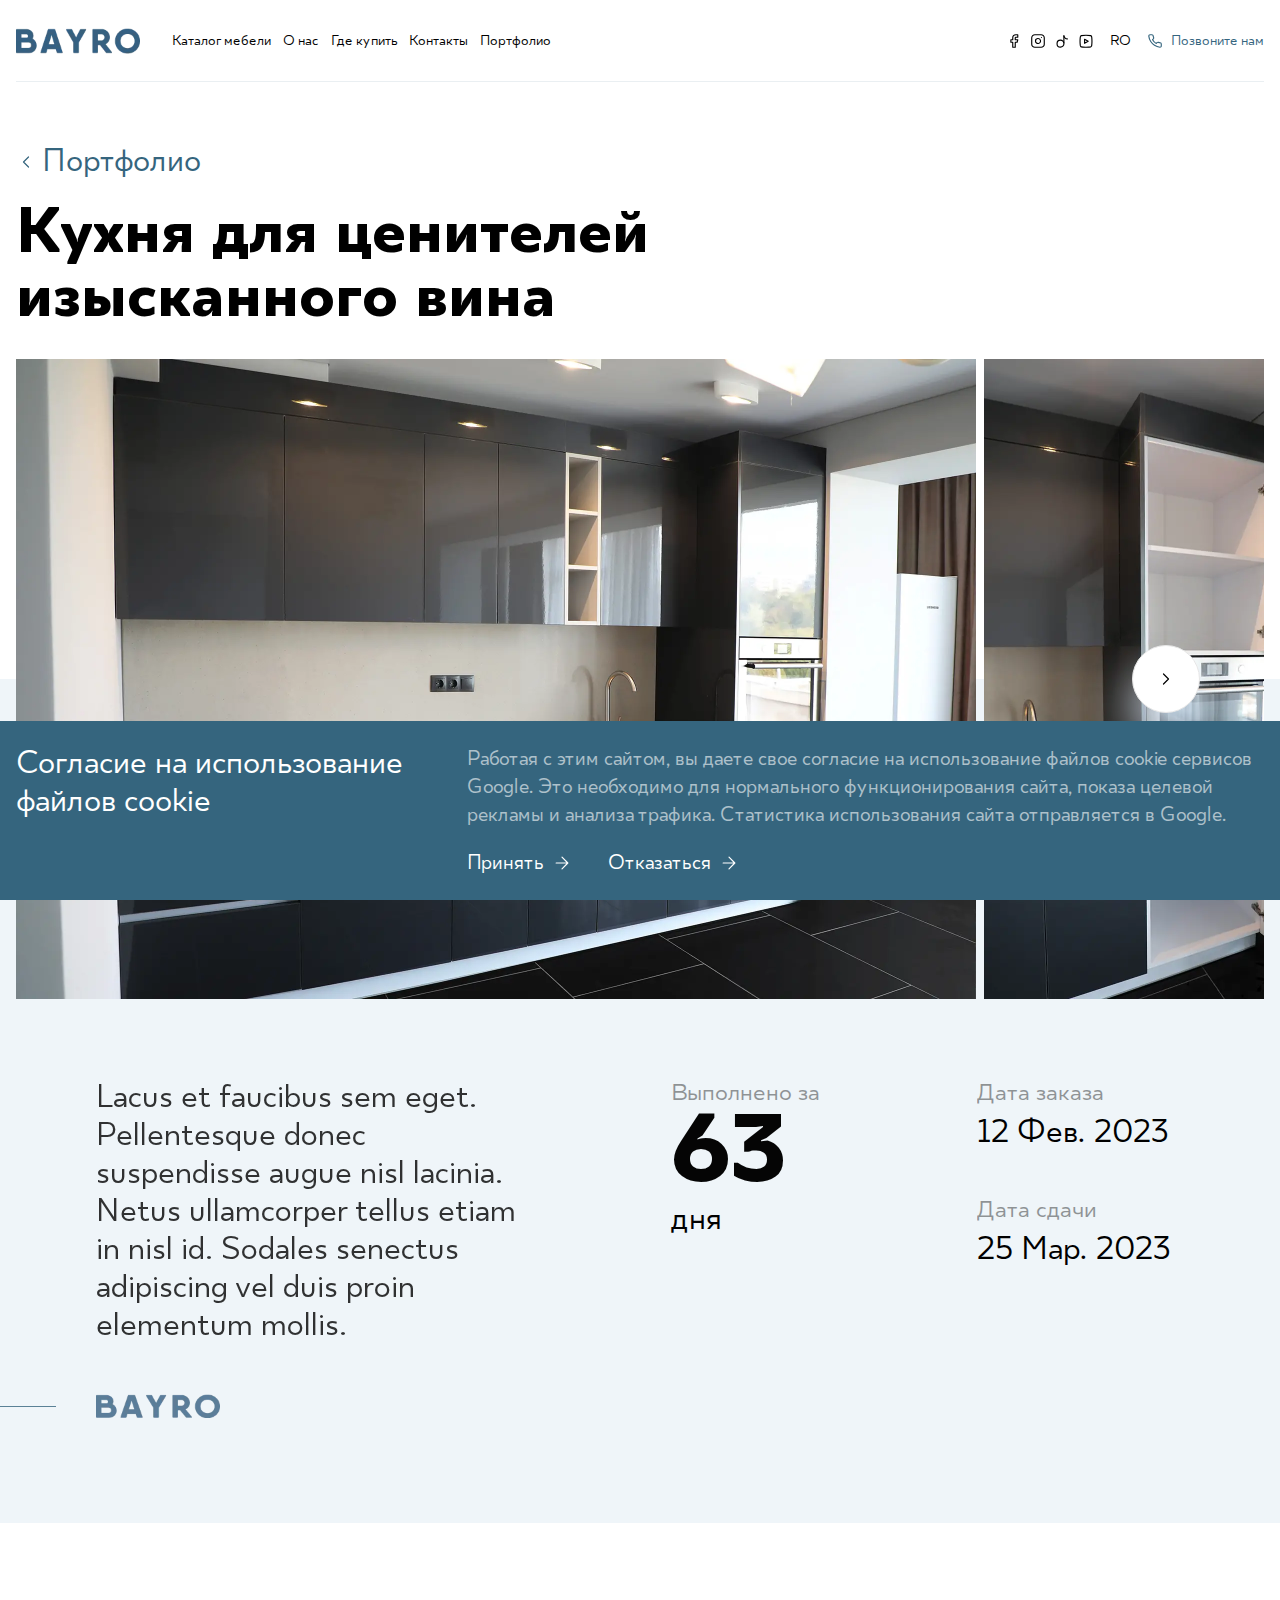
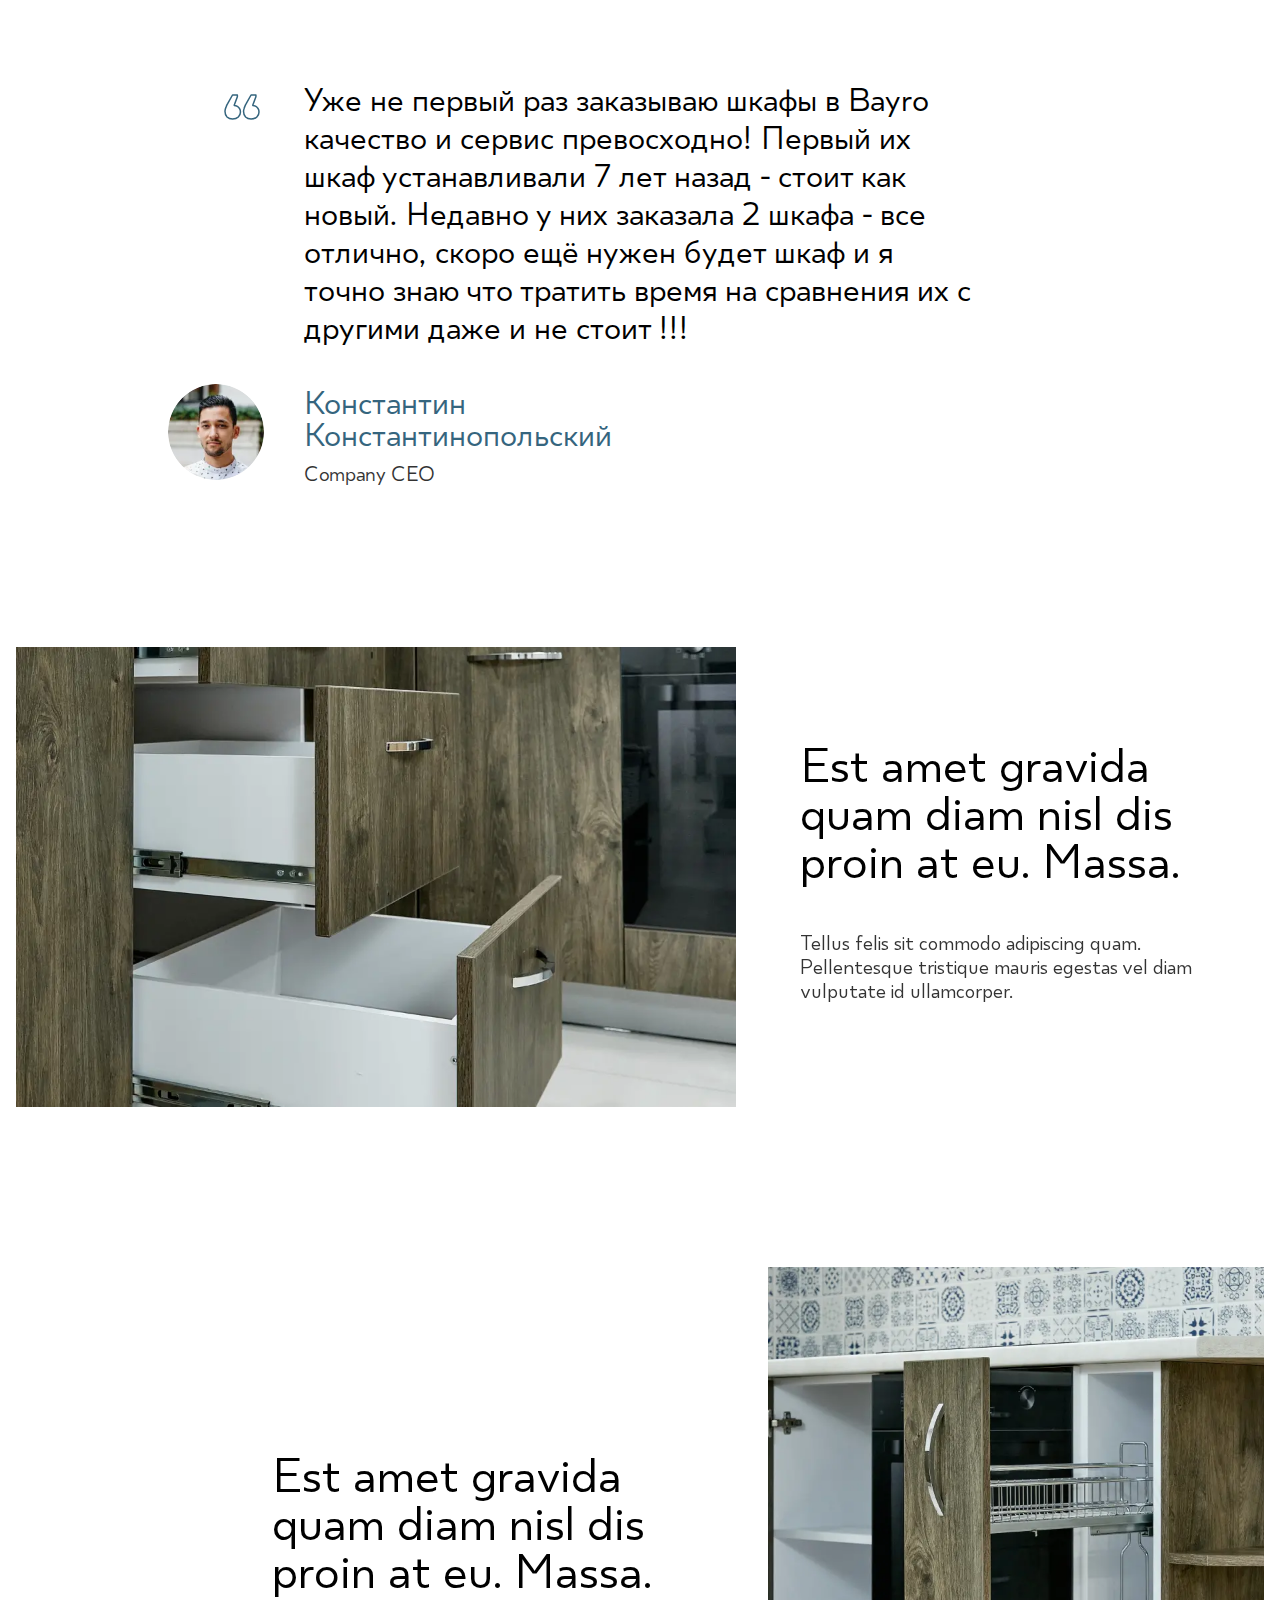
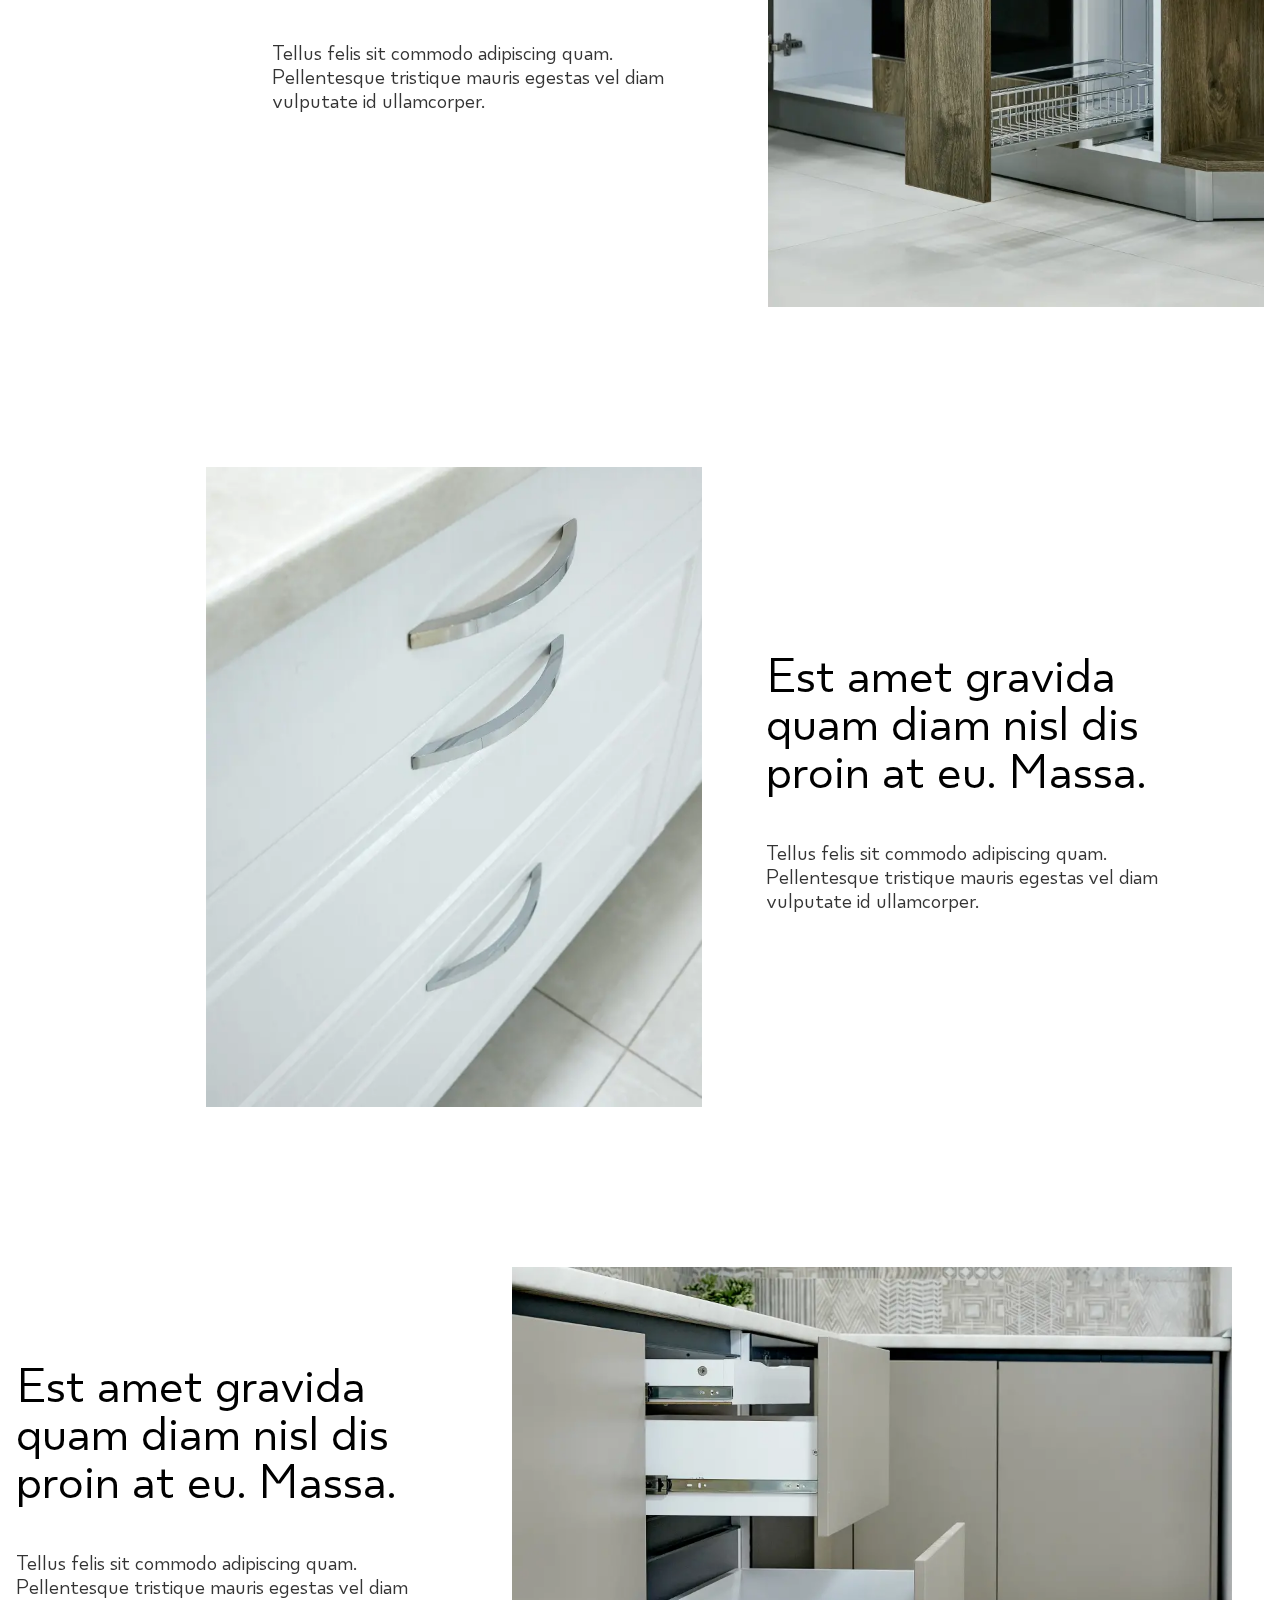
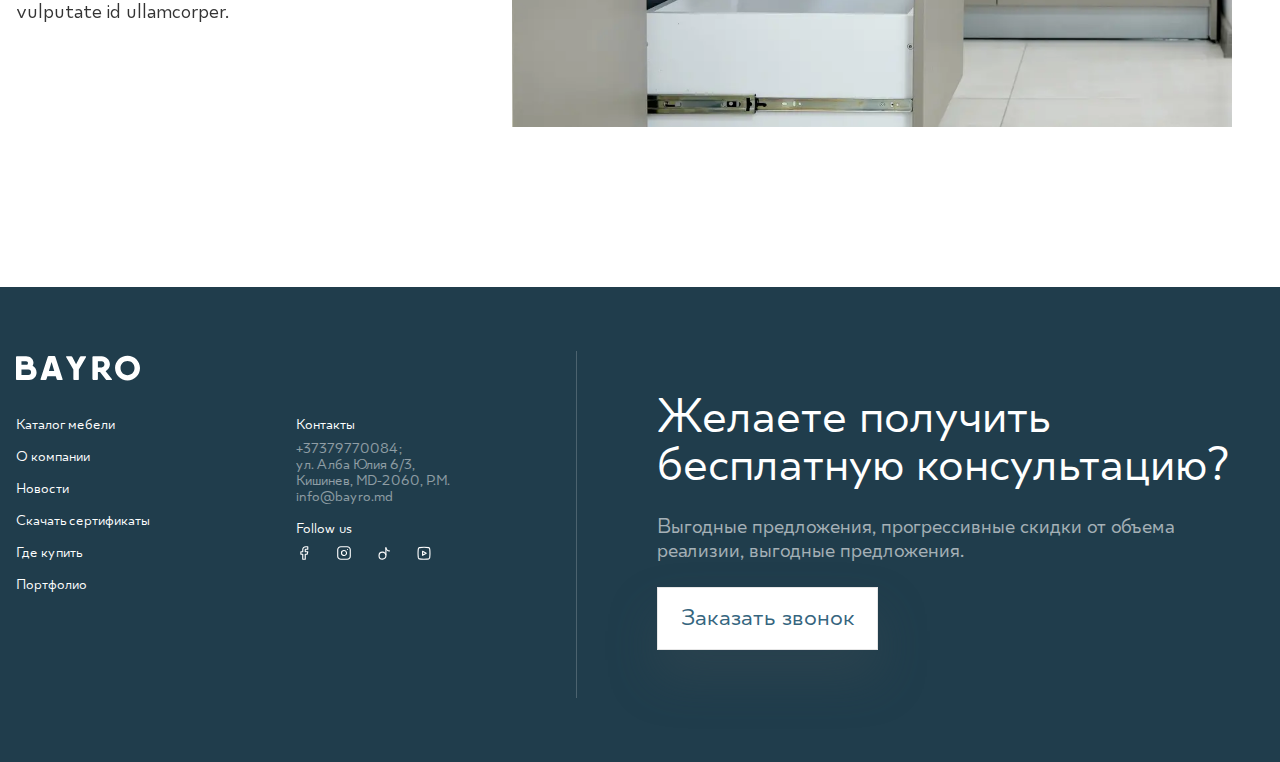
<file: portfolio.html>
<!doctype html>
<html lang="ru">
<head>
    <meta charset="UTF-8">
    <meta http-equiv="X-UA-Compatible" content="IE=edge">
    <meta name="viewport" content="width=device-width,initial-scale=1">
    <link rel="shortcut icon" href="favicon.ico" type="image/x-icon">
    <link rel="stylesheet" href="css/style.min.css?_v=20231229142705">
    <title>Кухня для ценителей изысканного вина</title>
</head>
<body>
<div class="wrapper">
    <div class="m-menu-wrap">
    <div class="m-menu-bg"></div>
    <div class="m-menu m-menu-js">
        <div class="m-menu__header">
            <a href="tel:37379770084" class="call-us-js m-menu__call-us">
                <svg width="16" height="16">
                    <use href="images/icons/icons.svg#phone"></use>
                </svg>
                Позвоните нам
            </a>

            <button class="m-menu-close-js m-menu__close" aria-label="Закрыть меню">
                <svg width="20" height="20">
                    <use href="images/icons/icons.svg#close"></use>
                </svg>
            </button>
        </div>

        <div class="m-menu__content">
            <nav class="m-menu__list menu-js">
                <ul>
                    <li>
                        <a href="https://goodzonator.github.io/bayro-new/catalog.html">Каталог мебели</a>
                    </li>
                    <li>
                        <a href="https://goodzonator.github.io/bayro-new/about-company.html">О нас</a>
                    </li>
                    <li>
                        <a href="https://goodzonator.github.io/bayro-new/where-buy.html">Где купить</a>
                    </li>
                    <li>
                        <a href="https://goodzonator.github.io/bayro-new/contact.html">Контакты</a>
                    </li>
                    <li>
                        <a href="https://goodzonator.github.io/bayro-new/portfolio-list.html">Портфолио</a>
                    </li>
                </ul>
            </nav>

            <div class="m-menu-footer">
                <span>Follow us</span>

                <div class="m-menu-social social-js">
                    <a href="#facebook" rel="nofollow" target="_blank">
                        <svg width="16" height="16">
                            <use href="images/icons/icons.svg#facebook"></use>
                        </svg>
                    </a>
                    <a href="#instagram" rel="nofollow" target="_blank">
                        <svg width="16" height="16">
                            <use href="images/icons/icons.svg#instagram"></use>
                        </svg>
                    </a>
                    <a href="#tiktok" rel="nofollow" target="_blank">
                        <svg width="16" height="16">
                            <use href="images/icons/icons.svg#tiktok"></use>
                        </svg>
                    </a>
                    <a href="#youtube" rel="nofollow" target="_blank">
                        <svg width="16" height="16">
                            <use href="images/icons/icons.svg#youtube"></use>
                        </svg>
                    </a>
                </div>
            </div>
        </div>
    </div>
</div>

<header class="header">
    <div class="container">
        <div class="header__inner">
            <div class="header__logo-wrap logo-wrap-js">
                <a href="https://goodzonator.github.io/bayro-new/" class="header__logo">
                    <picture><source srcset="images/components/logo.webp" type="image/webp"><img src="images/components/logo.png" width="87" height="24" alt="BAYRO Logo"></picture>
                </a>
            </div>

            <div class="header__buttons">

                <div class="languages">
                    <button class="lang-btn-js languages__button" aria-label="Переключить язык" title="Переключить язык">RO</button>

                    <div class="languages-dropdown languages-dropdown-js">
                        <div class="languages-dropdown__block">
                            <div class="languages-dropdown__title">Язык сайта</div>

                            <ul class="languages-dropdown__list">
                                <li>
                                    <a href="#" class="active" title="Румынский язык">RO</a>
                                </li>
                                <li>
                                    <a href="#" title="Русский язык">RU</a>
                                </li>
                                <li>
                                    <a href="#" title="Английский язык">EN</a>
                                </li>
                            </ul>
                        </div>

                        <div class="languages-dropdown__block">
                            <div class="languages-dropdown__title">Страна</div>

                            <ul class="languages-dropdown__list">
                                <li>
                                    <a href="#" class="active">Молдова</a>
                                </li>
                                <li>
                                    <a href="#">Румыния</a>
                                </li>
                            </ul>
                        </div>
                    </div>
                </div>
                <button class="header__menu-button mobile-menu-btn-js" aria-label="Открыть меню">
                    <svg width="20" height="20">
                        <use href="images/icons/icons.svg#hamburger"></use>
                    </svg>
                </button>
            </div>
        </div>
    </div>
</header>

    <main class="page portfolio-page" data-category="kitchens">
    <div class="container">
        <a href="https://goodzonator.github.io/bayro-new/portfolio-list.html" class="come-back-link">
            <svg width="20" height="20">
                <use href="images/icons/icons.svg#chevron-left"></use>
            </svg>
            Портфолио
        </a>

        <h1 class="section-title">Кухня для ценителей изысканного вина</h1>

        <div class="swiper portfolio-images portfolio-images-js">
            <div class="swiper-wrapper">
                <div class="swiper-slide portfolio-images__item">
                    <picture><source srcset="images/portfolio/new/1.webp" type="image/webp"><img src="images/portfolio/new/1.jpg" alt=""></picture>
                </div>

                <div class="swiper-slide portfolio-images__item">
                    <picture><source srcset="images/portfolio/new/2.webp" type="image/webp"><img src="images/portfolio/new/2.jpg" alt=""></picture>
                </div>

                <div class="swiper-slide portfolio-images__item">
                    <picture><source srcset="images/portfolio/new/3.webp" type="image/webp"><img src="images/portfolio/new/3.jpg" alt=""></picture>
                </div>

                <div class="swiper-slide portfolio-images__item">
                    <picture><source srcset="images/portfolio/new/4.webp" type="image/webp"><img src="images/portfolio/new/4.jpg" alt=""></picture>
                </div>

                <div class="swiper-slide portfolio-images__item">
                    <picture><source srcset="images/portfolio/new/5.webp" type="image/webp"><img src="images/portfolio/new/5.jpg" alt=""></picture>
                </div>

                <div class="swiper-slide portfolio-images__item">
                    <picture><source srcset="images/portfolio/new/8.webp" type="image/webp"><img src="images/portfolio/new/8.jpg" alt=""></picture>
                </div>

                <div class="swiper-slide portfolio-images__item">
                    <picture><source srcset="images/portfolio/new/9.webp" type="image/webp"><img src="images/portfolio/new/9.jpg" alt=""></picture>
                </div>

                <div class="swiper-slide portfolio-images__item">
                    <picture><source srcset="images/portfolio/new/33.webp" type="image/webp"><img src="images/portfolio/new/33.jpg" alt=""></picture>
                </div>

                <div class="swiper-slide portfolio-images__item">
                    <picture><source srcset="images/portfolio/new/10.webp" type="image/webp"><img src="images/portfolio/new/10.jpg" alt=""></picture>
                </div>

                <div class="swiper-slide portfolio-images__item">
                    <picture><source srcset="images/portfolio/new/11.webp" type="image/webp"><img src="images/portfolio/new/11.jpg" alt=""></picture>
                </div>

                <div class="swiper-slide portfolio-images__item">
                    <picture><source srcset="images/portfolio/new/12.webp" type="image/webp"><img src="images/portfolio/new/12.jpg" alt=""></picture>
                </div>

                <div class="swiper-slide portfolio-images__item">
                    <picture><source srcset="images/portfolio/new/22.webp" type="image/webp"><img src="images/portfolio/new/22.jpg" alt=""></picture>
                </div>
            </div>
            <div class="portfolio-images-arrow swiper-arrow portfolio-images-arrow__prev swiper-arrow__prev">
                <svg width="20" height="20">
                    <use href="images/icons/icons.svg#chevron-left"></use>
                </svg>
            </div>
            <div class="portfolio-images-arrow swiper-arrow portfolio-images-arrow__next swiper-arrow__next">
                <svg width="20" height="20">
                    <use href="images/icons/icons.svg#chevron-right"></use>
                </svg>
            </div>
        </div>
    </div>

    <div class="portfolio-info">
        <div class="container">
            <div class="inner">

                <div class="text">
                    Lacus et faucibus sem eget.
                    Pellentesque donec suspendisse augue nisl lacinia.
                    Netus ullamcorper tellus etiam in nisl id. Sodales
                    senectus adipiscing vel duis proin elementum mollis.

                    <div class="portfolio-info__logo">
                        <picture><source srcset="images/components/logo-descr.webp" type="image/webp"><img src="images/components/logo-descr.png" width="124" height="24" alt="BAYRO Logo"></picture>
                    </div>
                </div>

                <div id="counterWrap" class="done">
                    <div class="text-small">Выполнено за</div>
                    <div class="counter-js done__value" data-from="0" data-to="64"></div>
                    <div class="done__days">дня</div>
                </div>

                <ul class="dates">
                    <li>
                        <div class="text-small">Дата заказа</div>
                        <div>12 Фев. 2023</div>
                    </li>

                    <li>
                        <div class="text-small">Дата сдачи</div>
                        <div>25 Мар. 2023</div>
                    </li>
                </ul>
            </div>
        </div>
    </div>

    <div class="portfolio-review">
        <div class="text">
            Уже не первый раз заказываю шкафы в Bayro качество и сервис превосходно!
            Первый их шкаф устанавливали 7 лет назад - стоит как новый.
            Недавно у них заказала 2 шкафа - все отлично, скоро ещё нужен будет
            шкаф и я точно знаю что тратить время на сравнения их с другими даже и не стоит !!!
        </div>
        <div class="author">
            
            <div class="img">
                <picture><source srcset="images/portfolio/review-author.webp" type="image/webp"><img src="images/portfolio/review-author.png" alt=""></picture>
            </div>
            

            



            

            <div class="content">
                <div class="name">Константин<br> Константинопольский</div>
                <div class="job">Company CEO</div>
            </div>
        </div>
    </div>

    <div class="portfolio-bottom-info">
        <div class="container">
            <div class="swiper list portfolio-bottom-info-js">
                <div class="swiper-wrapper">

                    <div class="swiper-slide item">
                        <div class="img">
                            <picture><source srcset="images/portfolio/bottom-info/image-1.webp" type="image/webp"><img src="images/portfolio/bottom-info/image-1.jpg" alt=""></picture>
                        </div>
                        <div class="content">
                            <div class="title">Est amet gravida quam diam nisl dis proin at eu. Massa.</div>
                            <div class="text">Tellus felis sit commodo adipiscing quam. Pellentesque tristique
                                mauris egestas vel diam vulputate id ullamcorper.
                            </div>
                        </div>
                    </div>

                    <div class="swiper-slide item">
                        <div class="img">
                            <picture><source srcset="images/portfolio/bottom-info/image-2.webp" type="image/webp"><img src="images/portfolio/bottom-info/image-2.jpg" alt=""></picture>
                        </div>
                        <div class="content">
                            <div class="title">Est amet gravida quam diam nisl dis proin at eu. Massa.</div>
                            <div class="text">Tellus felis sit commodo adipiscing quam. Pellentesque tristique
                                mauris egestas vel diam vulputate id ullamcorper.
                            </div>
                        </div>
                    </div>

                    <div class="swiper-slide item">
                        <div class="img">
                            <picture><source srcset="images/portfolio/bottom-info/image-3.webp" type="image/webp"><img src="images/portfolio/bottom-info/image-3.jpg" alt=""></picture>
                        </div>
                        <div class="content">
                            <div class="title">Est amet gravida quam diam nisl dis proin at eu. Massa.</div>
                            <div class="text">Tellus felis sit commodo adipiscing quam. Pellentesque tristique
                                mauris egestas vel diam vulputate id ullamcorper.
                            </div>
                        </div>
                    </div>

                    <div class="swiper-slide item">
                        <div class="img">
                            <picture><source srcset="images/portfolio/bottom-info/image-4.webp" type="image/webp"><img src="images/portfolio/bottom-info/image-4.jpg" alt=""></picture>
                        </div>
                        <div class="content">
                            <div class="title">Est amet gravida quam diam nisl dis proin at eu. Massa.</div>
                            <div class="text">Tellus felis sit commodo adipiscing quam. Pellentesque tristique
                                mauris egestas vel diam vulputate id ullamcorper.
                            </div>
                        </div>
                    </div>

                </div>
            </div>
        </div>
    </div>
</main>

    <div class="cookie">
    <div class="container">
        <div class="inner">
            <div class="title">Согласие на использование<br> файлов cookie</div>
            <div class="content">
                <div class="text">
                    Работая с этим сайтом, вы даете свое согласие на использование файлов cookie сервисов Google.
                    Это необходимо для нормального функционирования сайта, показа целевой рекламы и анализа трафика.
                    Статистика использования сайта отправляется в Google.
                </div>
                <div class="buttons">
                    <button class="link accept">
                        Принять
                        <svg width="20" height="20">
                            <use href="images/icons/icons.svg#arrow-right-white"></use>
                        </svg>
                    </button>
                    <button class="link refuse">
                        Отказаться
                        <svg width="20" height="20">
                            <use href="images/icons/icons.svg#arrow-right-white"></use>
                        </svg>
                    </button>
                </div>
            </div>
        </div>
    </div>
</div>

<button class="button button-to-top hidden" type="button" aria-label="Go to top" data-to-top="">
    <svg width="20" height="20">
        <use href="images/icons/icons.svg#arrow-top"></use>
    </svg>
</button>
<footer class="footer">
    <div class="container">

        <div class="footer__row">
            <div class="wrap-phone-js footer-free-consultation">
                <div class="footer-free-consultation__title">Желаете получить бесплатную консультацию?</div>
                <div class="footer-free-consultation__text">
                    Выгодные предложения, прогрессивные скидки от объема реализии, выгодные предложения.
                </div>
                <button class="button button-white footer-free-consultation__button" data-fancybox data-src="#popup">
                    Заказать звонок
                </button>
            </div>

            <div class="footer__inner">
                <a href="https://goodzonator.github.io/bayro-new/" class="footer__logo">
                    <svg width="124" height="26" viewBox="0 0 124 26" fill="none" xmlns="http://www.w3.org/2000/svg">
                        <path d="M16.6017 10.6907C19.0319 12.0029 20.5837 14.4814 20.5837 17.514C20.5837 21.8004 17.3629 25.0079 13.0002 25.0079H1.37615H0.849115C0.292798 25.0079 0 24.6871 0 24.1622V1.97218C0 1.41815 0.322078 1.12656 0.849115 1.12656H5.47532H10.1015C14.3178 1.12656 17.48 3.92584 17.48 7.77483C17.48 8.7954 17.158 9.81597 16.6017 10.6907ZM5.47532 6.2294V9.64102H11.302C11.7412 9.23279 11.9754 8.64961 11.9754 8.09558C11.9754 6.95838 11.2142 6.2294 10.1015 6.2294H5.47532ZM15.0791 17.1349C15.0791 15.5895 14.2885 14.3939 12.3268 14.3939H5.47532V19.8759H12.2975C14.2885 19.8759 15.0791 18.6803 15.0791 17.1349ZM45.8815 25.0079H41.6652C41.1967 25.0079 40.8453 24.8037 40.6989 24.2789L39.7913 21.2463H31.388L30.4803 24.2789C30.3339 24.8037 30.0118 25.0079 29.514 25.0079H25.2978C24.6829 25.0079 24.3608 24.6579 24.5658 24.0456L31.8272 1.82638C31.9736 1.35984 32.3542 1.0974 32.8227 1.0974H38.298C38.7665 1.0974 39.1471 1.33068 39.2935 1.82638L46.5549 24.0456C46.7891 24.6579 46.4963 25.0079 45.8815 25.0079ZM38.2687 16.1143L35.575 7.07502L32.8812 16.1143H38.2687ZM69.9495 2.14713L62.8345 14.5689V24.1622C62.8345 24.7163 62.5124 25.0079 61.9854 25.0079H58.2083C57.6519 25.0079 57.3591 24.6871 57.3591 24.1622V14.5397L50.2149 2.14713C49.8635 1.53479 50.1563 1.12656 50.8005 1.12656H55.1924C55.6609 1.12656 55.983 1.33068 56.188 1.7389L60.0822 9.20363L63.9764 1.7389C64.1813 1.33068 64.5034 1.12656 64.9719 1.12656H69.3639C70.008 1.0974 70.3008 1.50563 69.9495 2.14713ZM95.8035 23.929C96.2427 24.483 96.0085 24.9787 95.2765 24.9787H90.8845C90.4453 24.9787 90.094 24.8329 89.8305 24.4538L84.0038 17.1057H81.8956V24.1039C81.8956 24.6579 81.5735 24.9495 81.0465 24.9495H77.2694C76.7131 24.9495 76.4203 24.6288 76.4203 24.1039V1.97218C76.4203 1.41815 76.7424 1.12656 77.2694 1.12656H81.8956H85.6727C90.2404 1.12656 93.9004 4.77145 93.9004 9.32026C93.9004 12.1779 92.2021 14.8022 89.6548 16.1726L95.8035 23.929ZM81.8956 12.382H85.6727C87.1953 12.382 88.425 11.0407 88.425 9.32026C88.425 7.57072 87.1953 6.25856 85.6727 6.25856H81.8956V12.382ZM99.0536 13.0526C99.0536 6.02529 104.646 0.630859 111.527 0.630859C118.408 0.630859 124 6.02529 124 13.0526C124 20.08 118.408 25.4744 111.527 25.4744C104.617 25.4744 99.0536 20.08 99.0536 13.0526ZM118.525 13.0526C118.525 8.7954 115.45 5.96697 111.527 5.96697C107.633 5.96697 104.529 8.7954 104.529 13.0526C104.529 17.3099 107.603 20.1383 111.527 20.1383C115.421 20.1383 118.525 17.3099 118.525 13.0526Z" fill="white"/>
                    </svg>
                </a>

                <div class="footer__info">
                    <ul class="footer__menu">
                        <li>
                            <a href="https://goodzonator.github.io/bayro-new/catalog.html">Каталог мебели</a>
                        </li>
                        <li>
                            <a href="https://goodzonator.github.io/bayro-new/about-company.html">О компании</a>
                        </li>
                        <li>
                            <a href="https://goodzonator.github.io/bayro-new/news.html">Новости</a>
                        </li>
                        <li>
                            <a href="https://goodzonator.github.io/bayro-new/documentation-for-clients.html">Скачать
                                сертификаты</a>
                        </li>
                        <li>
                            <a href="https://goodzonator.github.io/bayro-new/where-buy.html">Где купить</a>
                        </li>
                        <li>
                            <a href="https://goodzonator.github.io/bayro-new/portfolio-list.html">Портфолио</a>
                        </li>
                    </ul>
                    <div class="footer-contacts-socials">

                        <div class="footer-contacts">
                            <div class="footer__title">Контакты</div>
                            <a href="tel:37379770084">+37379770084;</a><br>
                            <a href="#" rel="nofollow" target="_blank">ул. Алба Юлия 6/3,<br>
                                Кишинев, MD-2060, Р.М.</a><br>
                            <a href="mailto:info@bayro.md">info@bayro.md</a>
                        </div>

                        <div class="footer-socials">
                            <div class="footer__title">Follow us</div>
                            <div class="footer-socials__list">
                                <a href="#facebook" rel="nofollow" target="_blank">
                                    <svg width="16" height="16">
                                        <use href="images/icons/icons.svg#facebook"></use>
                                    </svg>
                                </a>
                                <a href="#instagram" rel="nofollow" target="_blank">
                                    <svg width="16" height="16">
                                        <use href="images/icons/icons.svg#instagram"></use>
                                    </svg>
                                </a>
                                <a href="#tiktok" rel="nofollow" target="_blank">
                                    <svg width="16" height="16">
                                        <use href="images/icons/icons.svg#tiktok"></use>
                                    </svg>
                                </a>
                                <a href="#tiktok" rel="nofollow" target="_blank">
                                    <svg width="16" height="16">
                                        <use href="images/icons/icons.svg#youtube"></use>
                                    </svg>
                                </a>
                            </div>
                        </div>

                    </div>
                </div>
            </div>
        </div>
    </div>
</footer>
</div>

<div id="popup" class="popup-wrap">
    <div class="popup">
        <div class="popup__img">
            <picture><source srcset="images/components/popup.webp" type="image/webp"><img src="images/components/popup.jpg" alt=""></picture>
        </div>
        <div class="popup__content">
            <div class="popup__title">Закажите бесплатную консультацию и наши менеджеры свяжутся с Вами</div>
            <form class="wrap-phone-js callback-form-js popup__form">
                <div class="form-group">
                    <input type="text" class="input-mask-js popup__input" pattern="^\+373\s\d\s\d\s\d\s\d\s\d\s\d\s\d\s\d$" required>
                    <div class="phone-error">Введите 8 цифр после кода +373</div>
                </div>
                <div class="form-checkbox">
                    <label class="checkbox">
                        <input type="checkbox" class="checkbox-js" required>
                        <svg width="18" height="18">
                            <use href="images/icons/icons.svg#check"></use>
                        </svg>
                    </label>
                    <div class="form-checkbox__text">
                        <p>Согласие <a href="https://goodzonator.github.io/bayro-new/privacy-policy.html" target="_blank">на
                            обработку персональных данных</a></p>
                    </div>
                    <div class="checkbox-error">Необходимо согласиться с условиями</div>
                </div>

                <div class="form-checkbox__text-2">Ваши контактные данные не будут распространяться третьим лицам без
                    вашего согласия
                    и будут использованы исключительно для связи с вами по вашей заявке.
                </div>

                <div class="recaptcha-text">
                    This site is protected by reCAPTCHA and the Google
                    <a href="https://policies.google.com/privacy" target="_blank" rel="nofollow">Privacy Policy</a>
                    and <a href="https://policies.google.com/terms" target="_blank" rel="nofollow">Terms of Service</a>
                    apply.
                </div>

                <button class="button popup__button">Заказать звонок</button>
            </form>
        </div>
    </div>
</div>

<div id="popup-success" class="popup-wrap">
    <div class="popup-success">
        Ваша заявка успешно отправлена
    </div>
</div>

<script src="js/app.min.js?_v=20231229142705"></script>
</body>
</html>
</file>
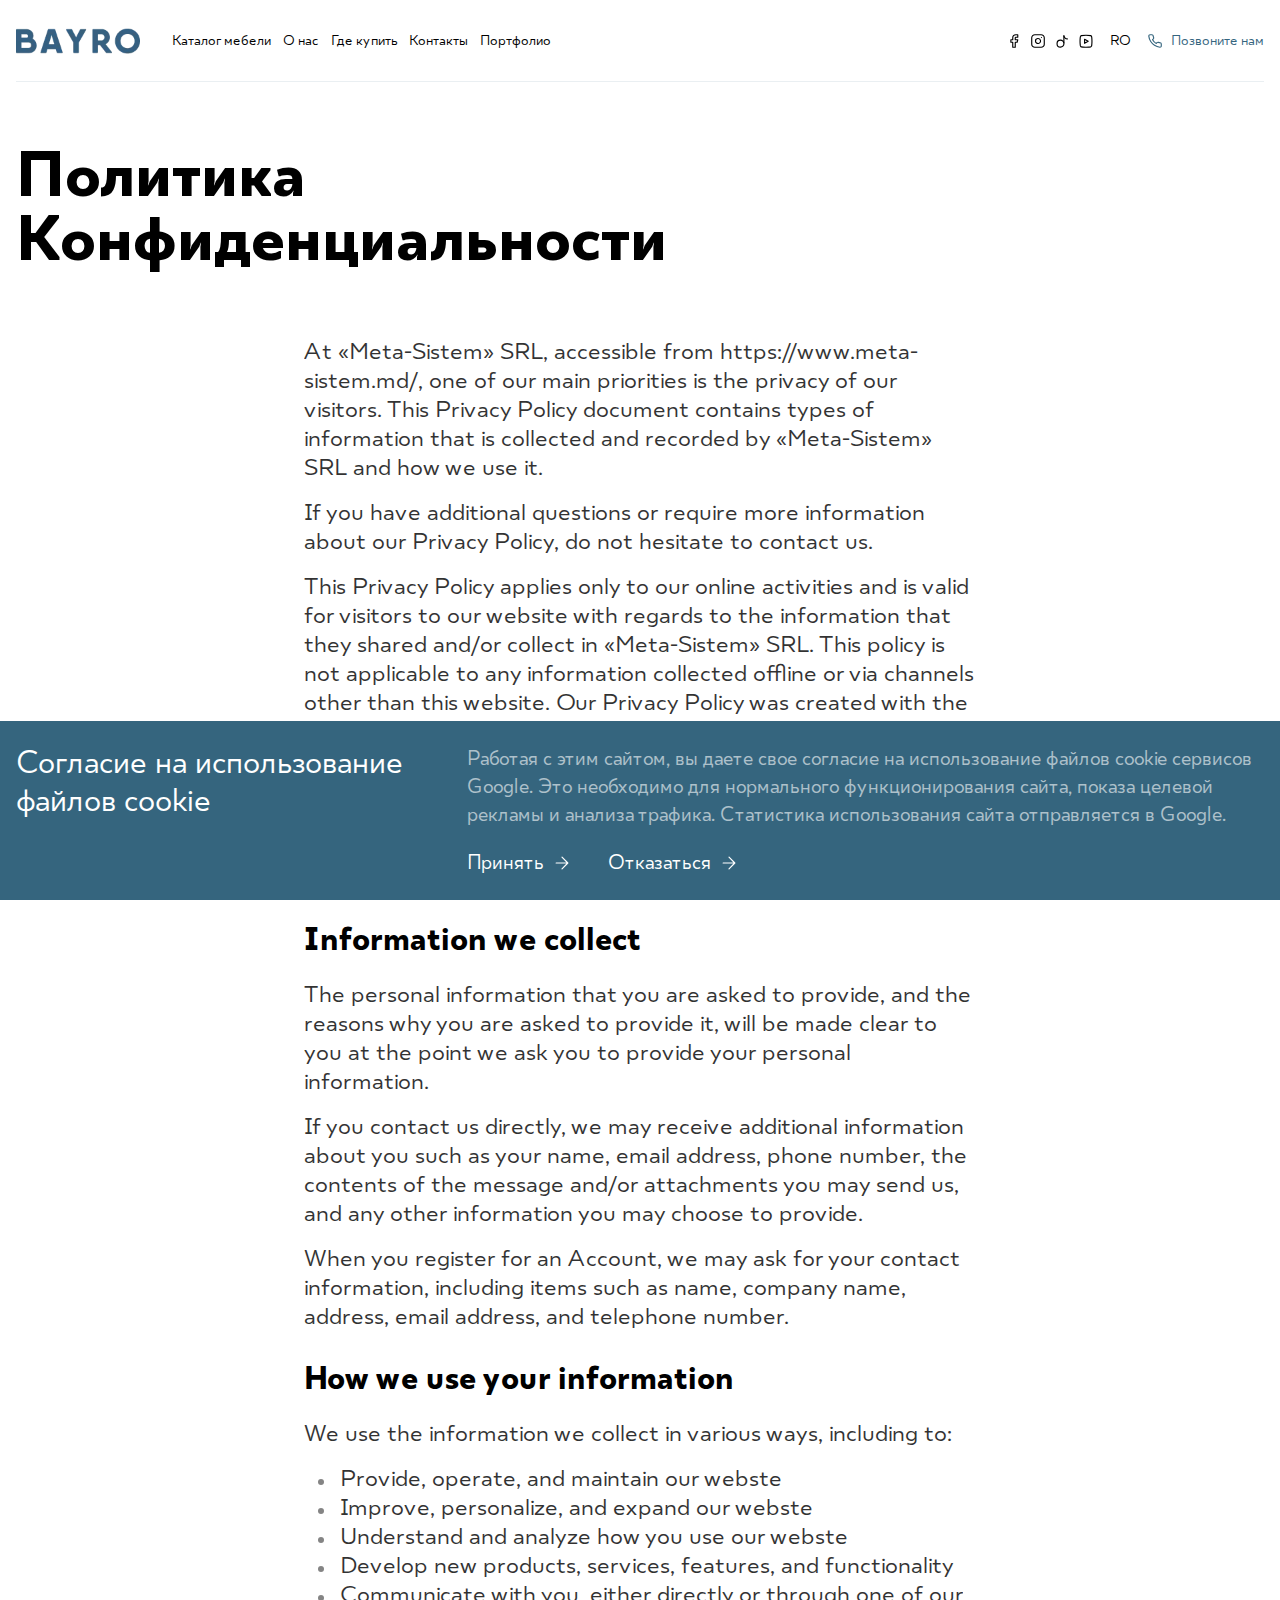
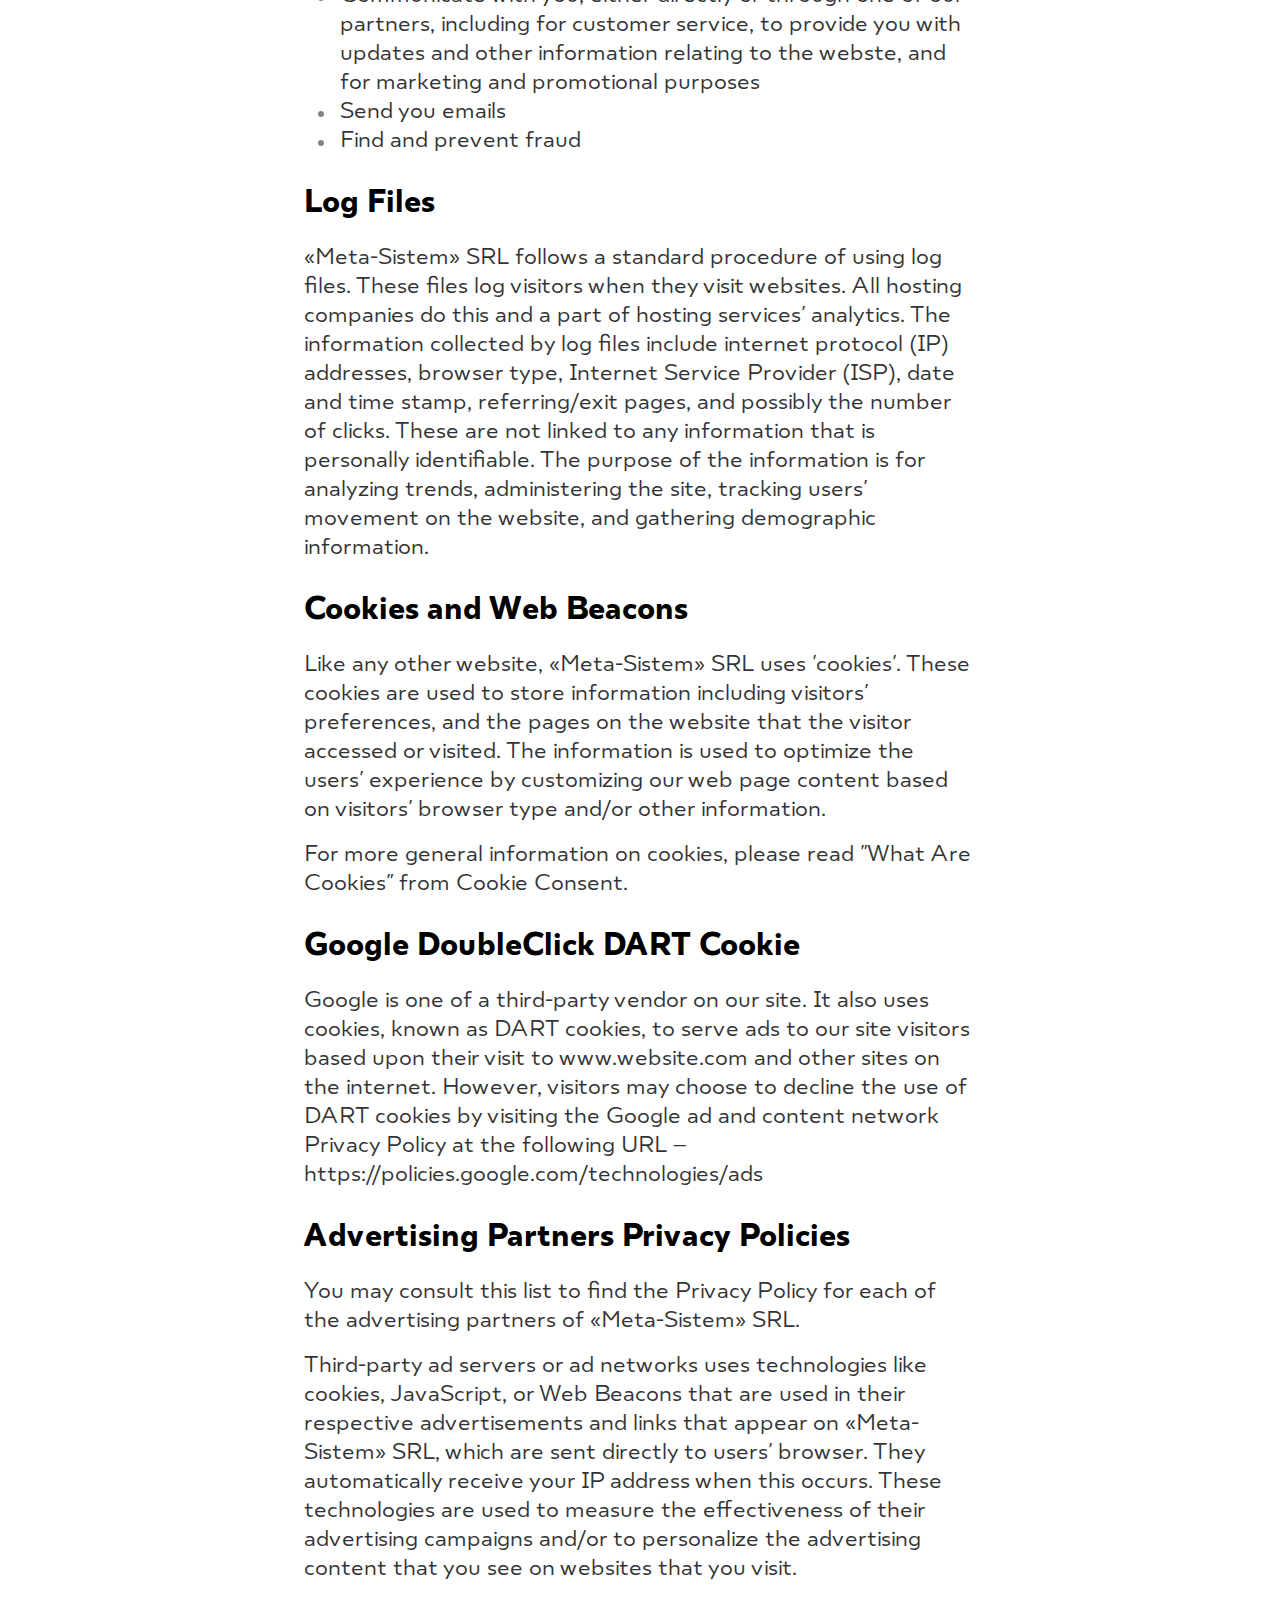
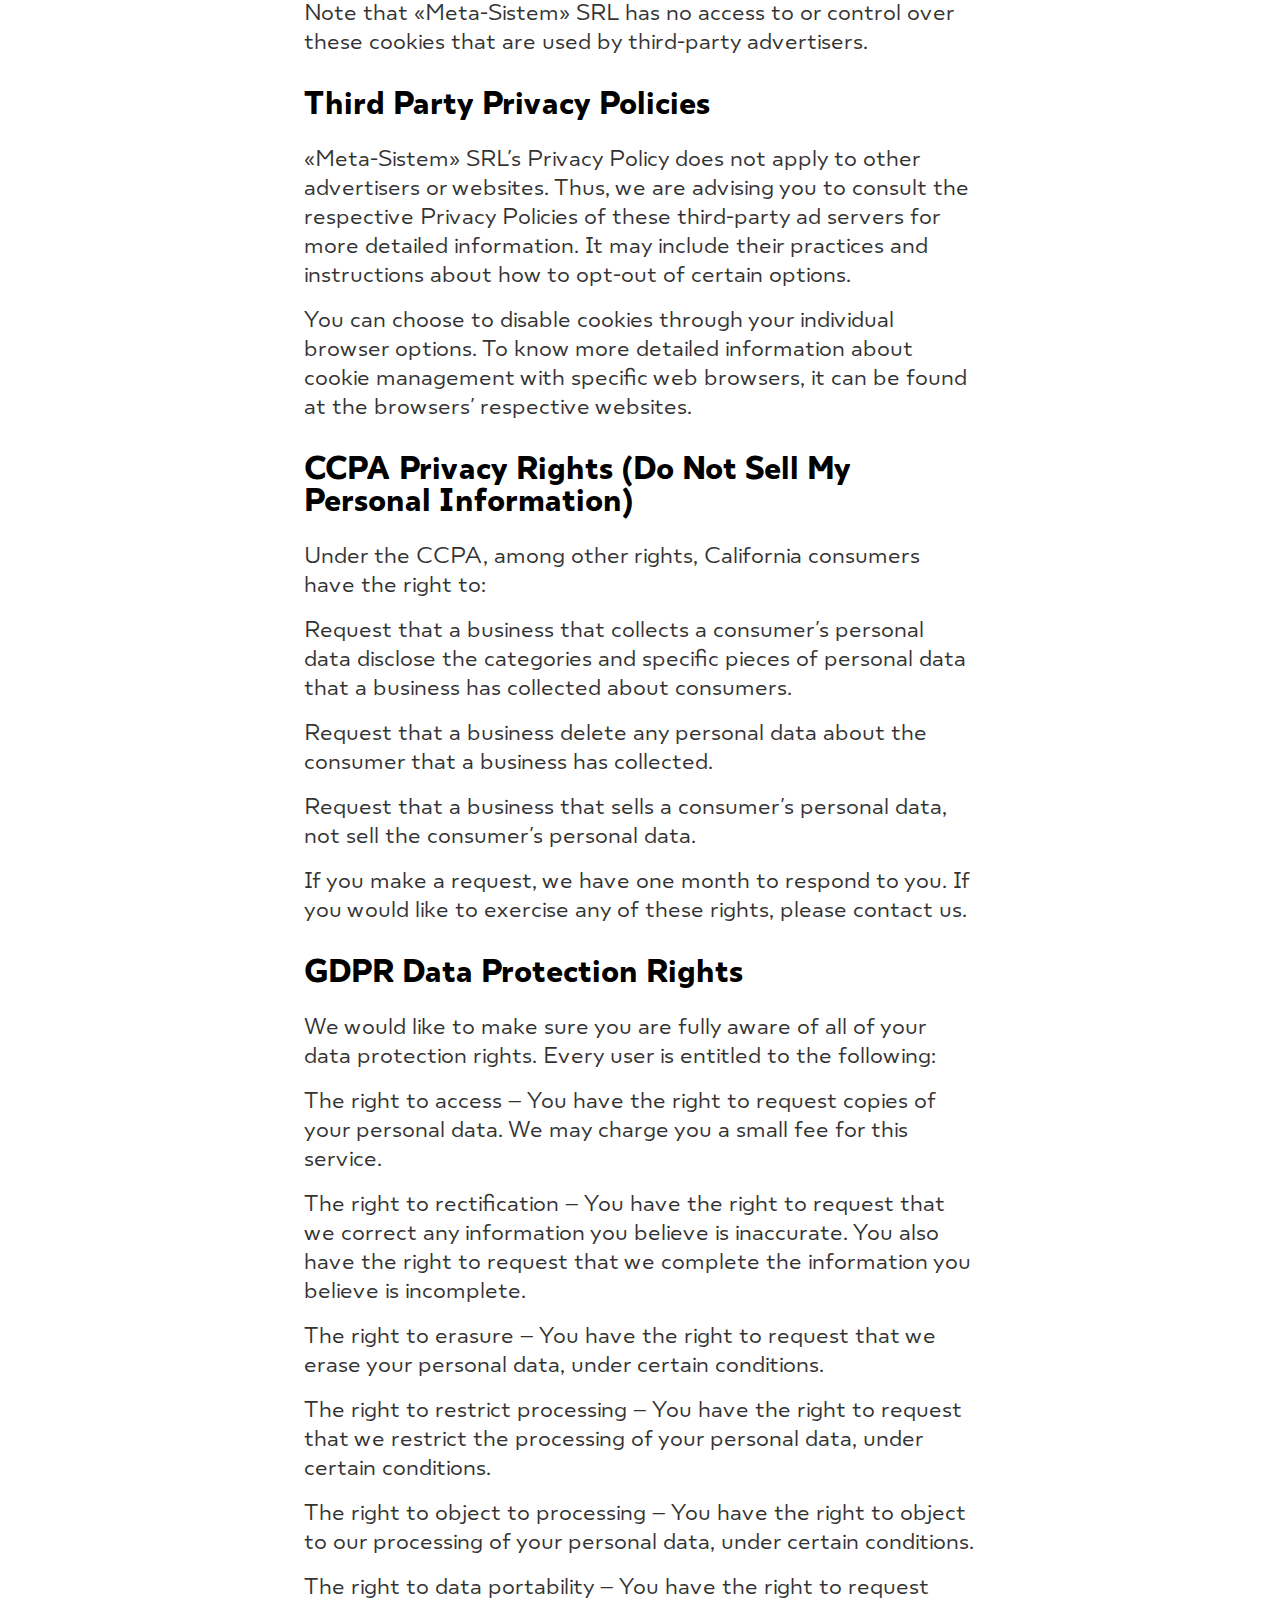
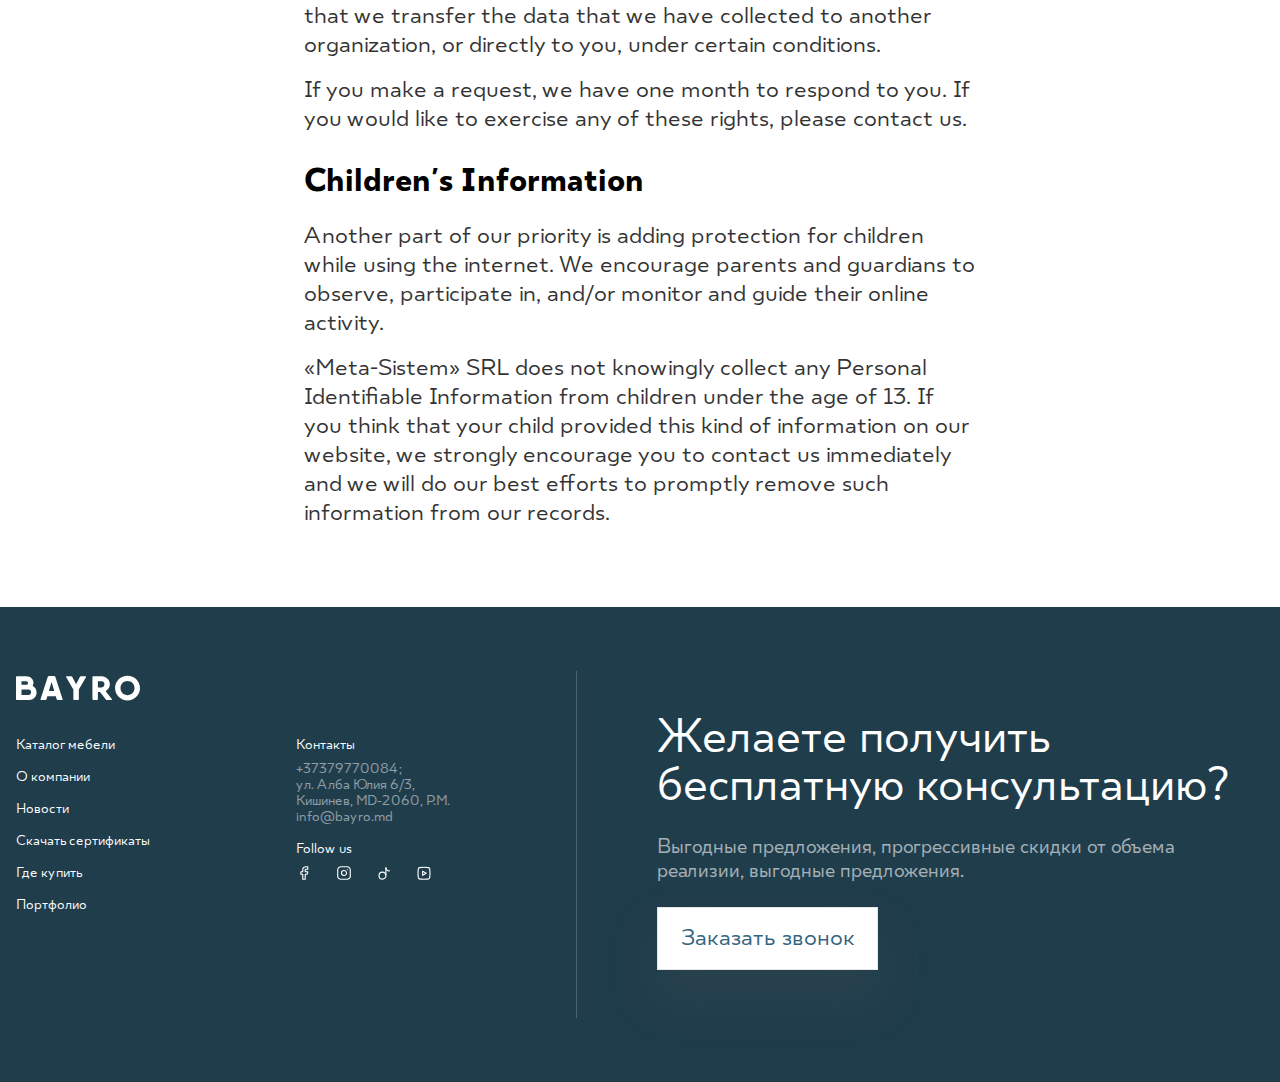
<file: privacy-policy.html>
<!doctype html>
<html lang="ru">
<head>
    <meta charset="UTF-8">
    <meta http-equiv="X-UA-Compatible" content="IE=edge">
    <meta name="viewport" content="width=device-width,initial-scale=1">
    <link rel="shortcut icon" href="favicon.ico" type="image/x-icon">
    <link rel="stylesheet" href="css/style.min.css?_v=20231229142705">
    <title>Политика Конфиденциальности</title>
</head>
<body>
<div class="wrapper">
    <div class="m-menu-wrap">
    <div class="m-menu-bg"></div>
    <div class="m-menu m-menu-js">
        <div class="m-menu__header">
            <a href="tel:37379770084" class="call-us-js m-menu__call-us">
                <svg width="16" height="16">
                    <use href="images/icons/icons.svg#phone"></use>
                </svg>
                Позвоните нам
            </a>

            <button class="m-menu-close-js m-menu__close" aria-label="Закрыть меню">
                <svg width="20" height="20">
                    <use href="images/icons/icons.svg#close"></use>
                </svg>
            </button>
        </div>

        <div class="m-menu__content">
            <nav class="m-menu__list menu-js">
                <ul>
                    <li>
                        <a href="https://goodzonator.github.io/bayro-new/catalog.html">Каталог мебели</a>
                    </li>
                    <li>
                        <a href="https://goodzonator.github.io/bayro-new/about-company.html">О нас</a>
                    </li>
                    <li>
                        <a href="https://goodzonator.github.io/bayro-new/where-buy.html">Где купить</a>
                    </li>
                    <li>
                        <a href="https://goodzonator.github.io/bayro-new/contact.html">Контакты</a>
                    </li>
                    <li>
                        <a href="https://goodzonator.github.io/bayro-new/portfolio-list.html">Портфолио</a>
                    </li>
                </ul>
            </nav>

            <div class="m-menu-footer">
                <span>Follow us</span>

                <div class="m-menu-social social-js">
                    <a href="#facebook" rel="nofollow" target="_blank">
                        <svg width="16" height="16">
                            <use href="images/icons/icons.svg#facebook"></use>
                        </svg>
                    </a>
                    <a href="#instagram" rel="nofollow" target="_blank">
                        <svg width="16" height="16">
                            <use href="images/icons/icons.svg#instagram"></use>
                        </svg>
                    </a>
                    <a href="#tiktok" rel="nofollow" target="_blank">
                        <svg width="16" height="16">
                            <use href="images/icons/icons.svg#tiktok"></use>
                        </svg>
                    </a>
                    <a href="#youtube" rel="nofollow" target="_blank">
                        <svg width="16" height="16">
                            <use href="images/icons/icons.svg#youtube"></use>
                        </svg>
                    </a>
                </div>
            </div>
        </div>
    </div>
</div>

<header class="header">
    <div class="container">
        <div class="header__inner">
            <div class="header__logo-wrap logo-wrap-js">
                <a href="https://goodzonator.github.io/bayro-new/" class="header__logo">
                    <picture><source srcset="images/components/logo.webp" type="image/webp"><img src="images/components/logo.png" width="87" height="24" alt="BAYRO Logo"></picture>
                </a>
            </div>

            <div class="header__buttons">

                <div class="languages">
                    <button class="lang-btn-js languages__button" aria-label="Переключить язык" title="Переключить язык">RO</button>

                    <div class="languages-dropdown languages-dropdown-js">
                        <div class="languages-dropdown__block">
                            <div class="languages-dropdown__title">Язык сайта</div>

                            <ul class="languages-dropdown__list">
                                <li>
                                    <a href="#" class="active" title="Румынский язык">RO</a>
                                </li>
                                <li>
                                    <a href="#" title="Русский язык">RU</a>
                                </li>
                                <li>
                                    <a href="#" title="Английский язык">EN</a>
                                </li>
                            </ul>
                        </div>

                        <div class="languages-dropdown__block">
                            <div class="languages-dropdown__title">Страна</div>

                            <ul class="languages-dropdown__list">
                                <li>
                                    <a href="#" class="active">Молдова</a>
                                </li>
                                <li>
                                    <a href="#">Румыния</a>
                                </li>
                            </ul>
                        </div>
                    </div>
                </div>
                <button class="header__menu-button mobile-menu-btn-js" aria-label="Открыть меню">
                    <svg width="20" height="20">
                        <use href="images/icons/icons.svg#hamburger"></use>
                    </svg>
                </button>
            </div>
        </div>
    </div>
</header>

    <main class="page user-page">
    <div class="container">

        <h1 class="section-title">Политика Конфиденциальности</h1>

        <div class="user-content">
            <p>At «Meta-Sistem» SRL, accessible from https://www.meta-sistem.md/, one of our main priorities is the
                privacy
                of our visitors. This Privacy Policy document contains types of information that is collected and
                recorded
                by «Meta-Sistem» SRL and how we use it.</p>

            <p>If you have additional questions or require more information about our Privacy Policy, do not hesitate to
                contact us.</p>

            <p>This Privacy Policy applies only to our online activities and is valid for visitors to our website with
                regards to the information that they shared and/or collect in «Meta-Sistem» SRL. This policy is not
                applicable to any information collected offline or via channels other than this website. Our Privacy
                Policy
                was created with the help of the Free Privacy Policy Generator.</p>

            <h2>Consent</h2>

            <p>By using our website, you hereby consent to our Privacy Policy and agree to its terms.</p>

            <h2>Information we collect</h2>

            <p>The personal information that you are asked to provide, and the reasons why you are asked to provide it,
                will be made clear to you at the point we ask you to provide your personal information.</p>

            <p>If you contact us directly, we may receive additional information about you such as your name, email
                address, phone number, the contents of the message and/or attachments you may send us, and any other
                information you may choose to provide.</p>

            <p>When you register for an Account, we may ask for your contact information, including items such as name,
                company name, address, email address, and telephone number.</p>

            <h2>How we use your information</h2>

            <p>We use the information we collect in various ways, including to:</p>

            <ul>
                <li>Provide, operate, and maintain our webste</li>
                <li>Improve, personalize, and expand our webste</li>
                <li>Understand and analyze how you use our webste</li>
                <li>Develop new products, services, features, and functionality
                </li><li>Communicate with you, either directly or through one of our partners, including for customer service, to
                provide you with updates and other information relating to the webste, and for marketing and promotional
                purposes</li>
                <li>Send you emails</li>
                <li>Find and prevent fraud</li>
            </ul>
            <h2>Log Files</h2>

            <p>«Meta-Sistem» SRL follows a standard procedure of using log files. These files log visitors when they visit
            websites. All hosting companies do this and a part of hosting services' analytics. The information collected
            by log files include internet protocol (IP) addresses, browser type, Internet Service Provider (ISP), date
            and time stamp, referring/exit pages, and possibly the number of clicks. These are not linked to any
            information that is personally identifiable. The purpose of the information is for analyzing trends,
            administering the site, tracking users' movement on the website, and gathering demographic information.</p>

            <h2>Cookies and Web Beacons</h2>

            <p>Like any other website, «Meta-Sistem» SRL uses 'cookies'. These cookies are used to store information
            including visitors' preferences, and the pages on the website that the visitor accessed or visited. The
            information is used to optimize the users' experience by customizing our web page content based on visitors'
            browser type and/or other information.</p>

            <p>For more general information on cookies, please read "What Are Cookies" from Cookie Consent.</p>

            <h2>Google DoubleClick DART Cookie</h2>

            <p>Google is one of a third-party vendor on our site. It also uses cookies, known as DART cookies, to serve ads
            to our site visitors based upon their visit to www.website.com and other sites on the internet. However,
            visitors may choose to decline the use of DART cookies by visiting the Google ad and content network Privacy
            Policy at the following URL – https://policies.google.com/technologies/ads</p>

            <h2>Advertising Partners Privacy Policies</h2>

            <p>You may consult this list to find the Privacy Policy for each of the advertising partners of «Meta-Sistem»
            SRL.</p>

            <p>Third-party ad servers or ad networks uses technologies like cookies, JavaScript, or Web Beacons that are
            used in their respective advertisements and links that appear on «Meta-Sistem» SRL, which are sent directly
            to users' browser. They automatically receive your IP address when this occurs. These technologies are used
            to measure the effectiveness of their advertising campaigns and/or to personalize the advertising content
            that you see on websites that you visit.</p>

            <p>Note that «Meta-Sistem» SRL has no access to or control over these cookies that are used by third-party
            advertisers.</p>

            <h2>Third Party Privacy Policies</h2>

            <p>«Meta-Sistem» SRL's Privacy Policy does not apply to other advertisers or websites. Thus, we are advising
            you to consult the respective Privacy Policies of these third-party ad servers for more detailed
            information. It may include their practices and instructions about how to opt-out of certain options.</p>

            <p>You can choose to disable cookies through your individual browser options. To know more detailed information
            about cookie management with specific web browsers, it can be found at the browsers' respective websites.</p>

            <h2>CCPA Privacy Rights (Do Not Sell My Personal Information)</h2>

            <p>Under the CCPA, among other rights, California consumers have the right to:</p>

            <p>Request that a business that collects a consumer's personal data disclose the categories and specific pieces
            of personal data that a business has collected about consumers.</p>

            <p>Request that a business delete any personal data about the consumer that a business has collected.</p>

            <p>Request that a business that sells a consumer's personal data, not sell the consumer's personal data.</p>

            <p>If you make a request, we have one month to respond to you. If you would like to exercise any of these
            rights, please contact us.</p>

            <h2>GDPR Data Protection Rights</h2>

            <p>We would like to make sure you are fully aware of all of your data protection rights. Every user is entitled
            to the following:</p>

            <p>The right to access – You have the right to request copies of your personal data. We may charge you a small
            fee for this service.</p>

            <p>The right to rectification – You have the right to request that we correct any information you believe is
            inaccurate. You also have the right to request that we complete the information you believe is incomplete.</p>

            <p>The right to erasure – You have the right to request that we erase your personal data, under certain
            conditions.</p>

            <p>The right to restrict processing – You have the right to request that we restrict the processing of your
            personal data, under certain conditions.</p>

            <p>The right to object to processing – You have the right to object to our processing of your personal data,
            under certain conditions.</p>

            <p>The right to data portability – You have the right to request that we transfer the data that we have
            collected to another organization, or directly to you, under certain conditions.</p>

            <p>If you make a request, we have one month to respond to you. If you would like to exercise any of these
            rights, please contact us.</p>

            <h2>Children's Information</h2>

            <p>Another part of our priority is adding protection for children while using the internet. We encourage
            parents and guardians to observe, participate in, and/or monitor and guide their online activity.</p>

            <p>«Meta-Sistem» SRL does not knowingly collect any Personal Identifiable Information from children under the
            age of 13. If you think that your child provided this kind of information on our website, we strongly
            encourage you to contact us immediately and we will do our best efforts to promptly remove such information
            from our records.</p>

        </div>

    </div>
</main>

    <div class="cookie">
    <div class="container">
        <div class="inner">
            <div class="title">Согласие на использование<br> файлов cookie</div>
            <div class="content">
                <div class="text">
                    Работая с этим сайтом, вы даете свое согласие на использование файлов cookie сервисов Google.
                    Это необходимо для нормального функционирования сайта, показа целевой рекламы и анализа трафика.
                    Статистика использования сайта отправляется в Google.
                </div>
                <div class="buttons">
                    <button class="link accept">
                        Принять
                        <svg width="20" height="20">
                            <use href="images/icons/icons.svg#arrow-right-white"></use>
                        </svg>
                    </button>
                    <button class="link refuse">
                        Отказаться
                        <svg width="20" height="20">
                            <use href="images/icons/icons.svg#arrow-right-white"></use>
                        </svg>
                    </button>
                </div>
            </div>
        </div>
    </div>
</div>

<button class="button button-to-top hidden" type="button" aria-label="Go to top" data-to-top="">
    <svg width="20" height="20">
        <use href="images/icons/icons.svg#arrow-top"></use>
    </svg>
</button>
<footer class="footer">
    <div class="container">

        <div class="footer__row">
            <div class="wrap-phone-js footer-free-consultation">
                <div class="footer-free-consultation__title">Желаете получить бесплатную консультацию?</div>
                <div class="footer-free-consultation__text">
                    Выгодные предложения, прогрессивные скидки от объема реализии, выгодные предложения.
                </div>
                <button class="button button-white footer-free-consultation__button" data-fancybox data-src="#popup">
                    Заказать звонок
                </button>
            </div>

            <div class="footer__inner">
                <a href="https://goodzonator.github.io/bayro-new/" class="footer__logo">
                    <svg width="124" height="26" viewBox="0 0 124 26" fill="none" xmlns="http://www.w3.org/2000/svg">
                        <path d="M16.6017 10.6907C19.0319 12.0029 20.5837 14.4814 20.5837 17.514C20.5837 21.8004 17.3629 25.0079 13.0002 25.0079H1.37615H0.849115C0.292798 25.0079 0 24.6871 0 24.1622V1.97218C0 1.41815 0.322078 1.12656 0.849115 1.12656H5.47532H10.1015C14.3178 1.12656 17.48 3.92584 17.48 7.77483C17.48 8.7954 17.158 9.81597 16.6017 10.6907ZM5.47532 6.2294V9.64102H11.302C11.7412 9.23279 11.9754 8.64961 11.9754 8.09558C11.9754 6.95838 11.2142 6.2294 10.1015 6.2294H5.47532ZM15.0791 17.1349C15.0791 15.5895 14.2885 14.3939 12.3268 14.3939H5.47532V19.8759H12.2975C14.2885 19.8759 15.0791 18.6803 15.0791 17.1349ZM45.8815 25.0079H41.6652C41.1967 25.0079 40.8453 24.8037 40.6989 24.2789L39.7913 21.2463H31.388L30.4803 24.2789C30.3339 24.8037 30.0118 25.0079 29.514 25.0079H25.2978C24.6829 25.0079 24.3608 24.6579 24.5658 24.0456L31.8272 1.82638C31.9736 1.35984 32.3542 1.0974 32.8227 1.0974H38.298C38.7665 1.0974 39.1471 1.33068 39.2935 1.82638L46.5549 24.0456C46.7891 24.6579 46.4963 25.0079 45.8815 25.0079ZM38.2687 16.1143L35.575 7.07502L32.8812 16.1143H38.2687ZM69.9495 2.14713L62.8345 14.5689V24.1622C62.8345 24.7163 62.5124 25.0079 61.9854 25.0079H58.2083C57.6519 25.0079 57.3591 24.6871 57.3591 24.1622V14.5397L50.2149 2.14713C49.8635 1.53479 50.1563 1.12656 50.8005 1.12656H55.1924C55.6609 1.12656 55.983 1.33068 56.188 1.7389L60.0822 9.20363L63.9764 1.7389C64.1813 1.33068 64.5034 1.12656 64.9719 1.12656H69.3639C70.008 1.0974 70.3008 1.50563 69.9495 2.14713ZM95.8035 23.929C96.2427 24.483 96.0085 24.9787 95.2765 24.9787H90.8845C90.4453 24.9787 90.094 24.8329 89.8305 24.4538L84.0038 17.1057H81.8956V24.1039C81.8956 24.6579 81.5735 24.9495 81.0465 24.9495H77.2694C76.7131 24.9495 76.4203 24.6288 76.4203 24.1039V1.97218C76.4203 1.41815 76.7424 1.12656 77.2694 1.12656H81.8956H85.6727C90.2404 1.12656 93.9004 4.77145 93.9004 9.32026C93.9004 12.1779 92.2021 14.8022 89.6548 16.1726L95.8035 23.929ZM81.8956 12.382H85.6727C87.1953 12.382 88.425 11.0407 88.425 9.32026C88.425 7.57072 87.1953 6.25856 85.6727 6.25856H81.8956V12.382ZM99.0536 13.0526C99.0536 6.02529 104.646 0.630859 111.527 0.630859C118.408 0.630859 124 6.02529 124 13.0526C124 20.08 118.408 25.4744 111.527 25.4744C104.617 25.4744 99.0536 20.08 99.0536 13.0526ZM118.525 13.0526C118.525 8.7954 115.45 5.96697 111.527 5.96697C107.633 5.96697 104.529 8.7954 104.529 13.0526C104.529 17.3099 107.603 20.1383 111.527 20.1383C115.421 20.1383 118.525 17.3099 118.525 13.0526Z" fill="white"/>
                    </svg>
                </a>

                <div class="footer__info">
                    <ul class="footer__menu">
                        <li>
                            <a href="https://goodzonator.github.io/bayro-new/catalog.html">Каталог мебели</a>
                        </li>
                        <li>
                            <a href="https://goodzonator.github.io/bayro-new/about-company.html">О компании</a>
                        </li>
                        <li>
                            <a href="https://goodzonator.github.io/bayro-new/news.html">Новости</a>
                        </li>
                        <li>
                            <a href="https://goodzonator.github.io/bayro-new/documentation-for-clients.html">Скачать
                                сертификаты</a>
                        </li>
                        <li>
                            <a href="https://goodzonator.github.io/bayro-new/where-buy.html">Где купить</a>
                        </li>
                        <li>
                            <a href="https://goodzonator.github.io/bayro-new/portfolio-list.html">Портфолио</a>
                        </li>
                    </ul>
                    <div class="footer-contacts-socials">

                        <div class="footer-contacts">
                            <div class="footer__title">Контакты</div>
                            <a href="tel:37379770084">+37379770084;</a><br>
                            <a href="#" rel="nofollow" target="_blank">ул. Алба Юлия 6/3,<br>
                                Кишинев, MD-2060, Р.М.</a><br>
                            <a href="mailto:info@bayro.md">info@bayro.md</a>
                        </div>

                        <div class="footer-socials">
                            <div class="footer__title">Follow us</div>
                            <div class="footer-socials__list">
                                <a href="#facebook" rel="nofollow" target="_blank">
                                    <svg width="16" height="16">
                                        <use href="images/icons/icons.svg#facebook"></use>
                                    </svg>
                                </a>
                                <a href="#instagram" rel="nofollow" target="_blank">
                                    <svg width="16" height="16">
                                        <use href="images/icons/icons.svg#instagram"></use>
                                    </svg>
                                </a>
                                <a href="#tiktok" rel="nofollow" target="_blank">
                                    <svg width="16" height="16">
                                        <use href="images/icons/icons.svg#tiktok"></use>
                                    </svg>
                                </a>
                                <a href="#tiktok" rel="nofollow" target="_blank">
                                    <svg width="16" height="16">
                                        <use href="images/icons/icons.svg#youtube"></use>
                                    </svg>
                                </a>
                            </div>
                        </div>

                    </div>
                </div>
            </div>
        </div>
    </div>
</footer>
</div>

<div id="popup" class="popup-wrap">
    <div class="popup">
        <div class="popup__img">
            <picture><source srcset="images/components/popup.webp" type="image/webp"><img src="images/components/popup.jpg" alt=""></picture>
        </div>
        <div class="popup__content">
            <div class="popup__title">Закажите бесплатную консультацию и наши менеджеры свяжутся с Вами</div>
            <form class="wrap-phone-js callback-form-js popup__form">
                <div class="form-group">
                    <input type="text" class="input-mask-js popup__input" pattern="^\+373\s\d\s\d\s\d\s\d\s\d\s\d\s\d\s\d$" required>
                    <div class="phone-error">Введите 8 цифр после кода +373</div>
                </div>
                <div class="form-checkbox">
                    <label class="checkbox">
                        <input type="checkbox" class="checkbox-js" required>
                        <svg width="18" height="18">
                            <use href="images/icons/icons.svg#check"></use>
                        </svg>
                    </label>
                    <div class="form-checkbox__text">
                        <p>Согласие <a href="https://goodzonator.github.io/bayro-new/privacy-policy.html" target="_blank">на
                            обработку персональных данных</a></p>
                    </div>
                    <div class="checkbox-error">Необходимо согласиться с условиями</div>
                </div>

                <div class="form-checkbox__text-2">Ваши контактные данные не будут распространяться третьим лицам без
                    вашего согласия
                    и будут использованы исключительно для связи с вами по вашей заявке.
                </div>

                <div class="recaptcha-text">
                    This site is protected by reCAPTCHA and the Google
                    <a href="https://policies.google.com/privacy" target="_blank" rel="nofollow">Privacy Policy</a>
                    and <a href="https://policies.google.com/terms" target="_blank" rel="nofollow">Terms of Service</a>
                    apply.
                </div>

                <button class="button popup__button">Заказать звонок</button>
            </form>
        </div>
    </div>
</div>

<div id="popup-success" class="popup-wrap">
    <div class="popup-success">
        Ваша заявка успешно отправлена
    </div>
</div>

<script src="js/app.min.js?_v=20231229142705"></script>
</body>
</html>
</file>
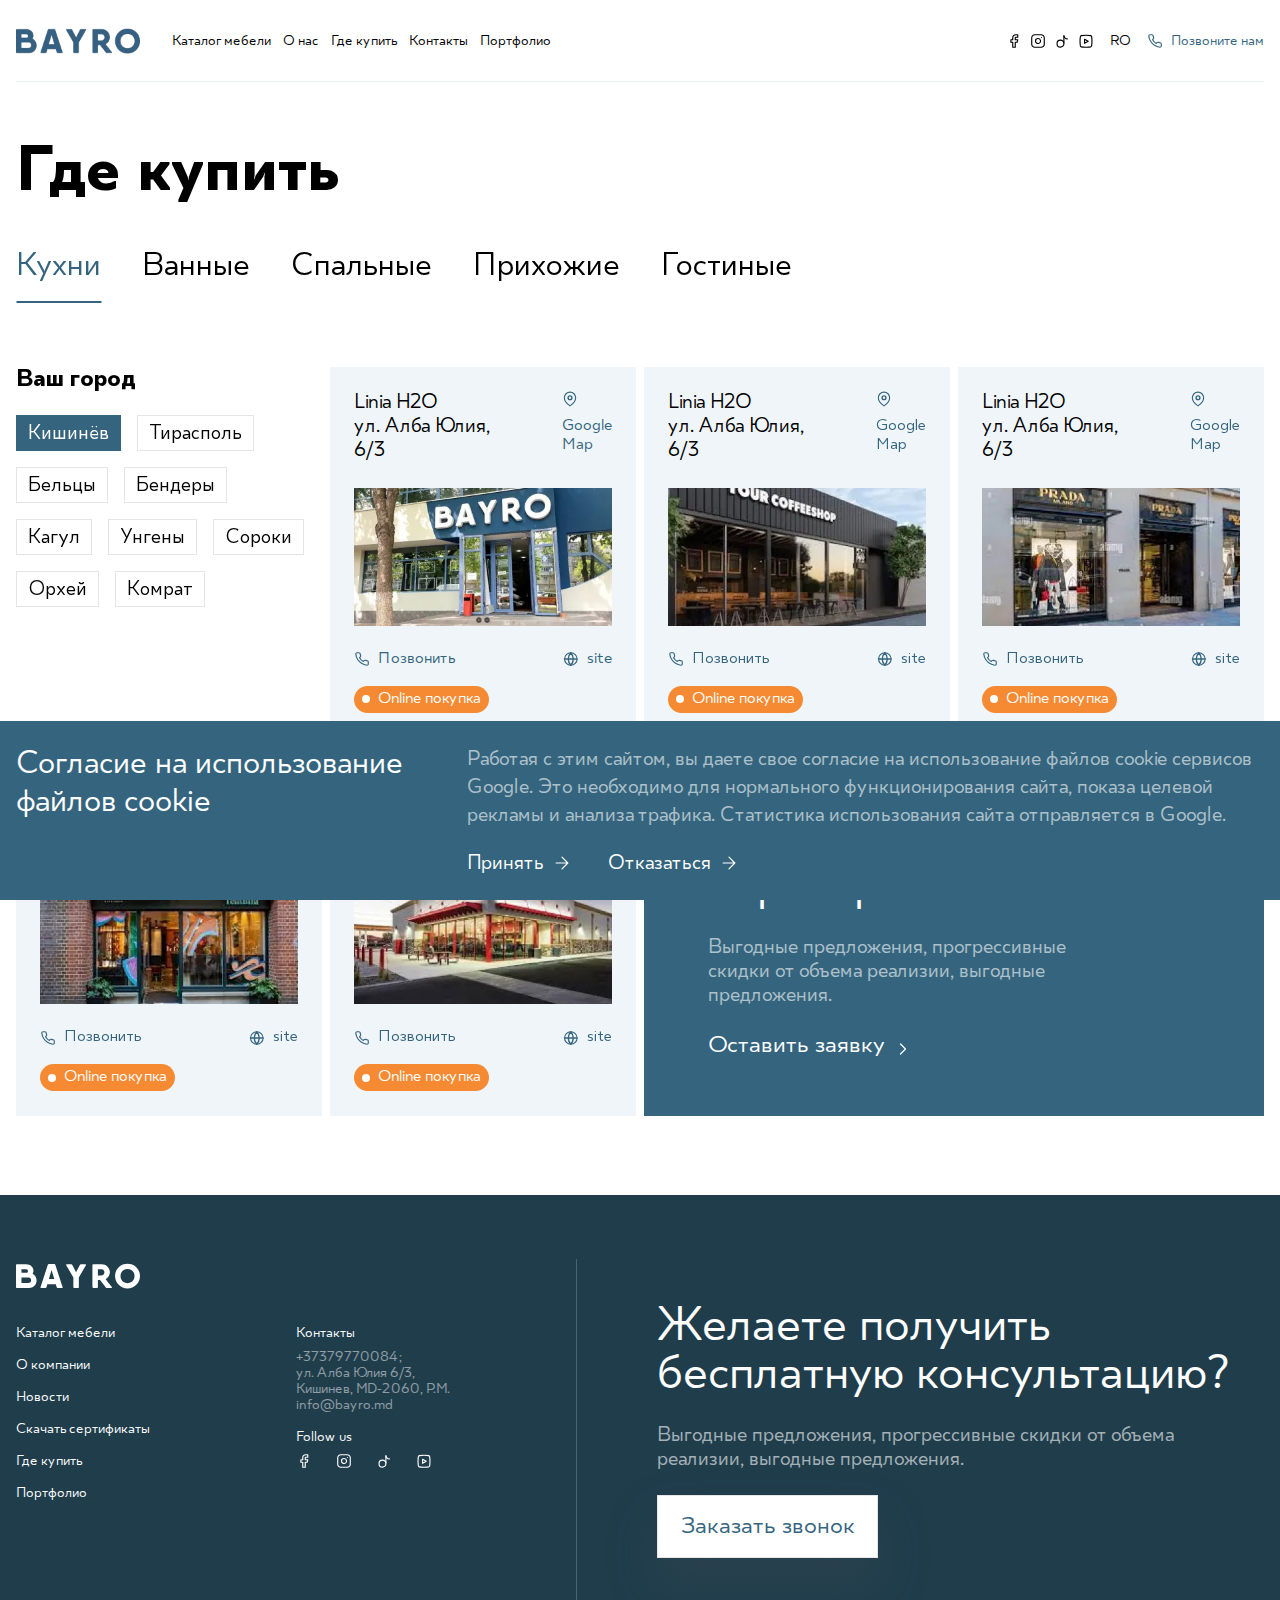
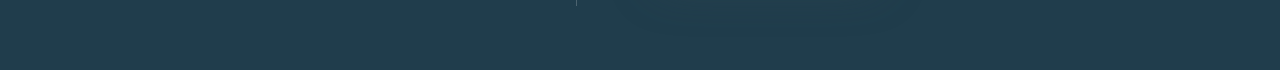
<file: where-buy.html>
<!doctype html>
<html lang="ru">
<head>
    <meta charset="UTF-8">
    <meta http-equiv="X-UA-Compatible" content="IE=edge">
    <meta name="viewport" content="width=device-width,initial-scale=1">
    <link rel="shortcut icon" href="favicon.ico" type="image/x-icon">
    <link rel="stylesheet" href="css/style.min.css?_v=20231229142705">
    <title>Где купить</title>
</head>
<body>
<div class="wrapper">
    <div class="m-menu-wrap">
    <div class="m-menu-bg"></div>
    <div class="m-menu m-menu-js">
        <div class="m-menu__header">
            <a href="tel:37379770084" class="call-us-js m-menu__call-us">
                <svg width="16" height="16">
                    <use href="images/icons/icons.svg#phone"></use>
                </svg>
                Позвоните нам
            </a>

            <button class="m-menu-close-js m-menu__close" aria-label="Закрыть меню">
                <svg width="20" height="20">
                    <use href="images/icons/icons.svg#close"></use>
                </svg>
            </button>
        </div>

        <div class="m-menu__content">
            <nav class="m-menu__list menu-js">
                <ul>
                    <li>
                        <a href="https://goodzonator.github.io/bayro-new/catalog.html">Каталог мебели</a>
                    </li>
                    <li>
                        <a href="https://goodzonator.github.io/bayro-new/about-company.html">О нас</a>
                    </li>
                    <li>
                        <a href="https://goodzonator.github.io/bayro-new/where-buy.html">Где купить</a>
                    </li>
                    <li>
                        <a href="https://goodzonator.github.io/bayro-new/contact.html">Контакты</a>
                    </li>
                    <li>
                        <a href="https://goodzonator.github.io/bayro-new/portfolio-list.html">Портфолио</a>
                    </li>
                </ul>
            </nav>

            <div class="m-menu-footer">
                <span>Follow us</span>

                <div class="m-menu-social social-js">
                    <a href="#facebook" rel="nofollow" target="_blank">
                        <svg width="16" height="16">
                            <use href="images/icons/icons.svg#facebook"></use>
                        </svg>
                    </a>
                    <a href="#instagram" rel="nofollow" target="_blank">
                        <svg width="16" height="16">
                            <use href="images/icons/icons.svg#instagram"></use>
                        </svg>
                    </a>
                    <a href="#tiktok" rel="nofollow" target="_blank">
                        <svg width="16" height="16">
                            <use href="images/icons/icons.svg#tiktok"></use>
                        </svg>
                    </a>
                    <a href="#youtube" rel="nofollow" target="_blank">
                        <svg width="16" height="16">
                            <use href="images/icons/icons.svg#youtube"></use>
                        </svg>
                    </a>
                </div>
            </div>
        </div>
    </div>
</div>

<header class="header">
    <div class="container">
        <div class="header__inner">
            <div class="header__logo-wrap logo-wrap-js">
                <a href="https://goodzonator.github.io/bayro-new/" class="header__logo">
                    <picture><source srcset="images/components/logo.webp" type="image/webp"><img src="images/components/logo.png" width="87" height="24" alt="BAYRO Logo"></picture>
                </a>
            </div>

            <div class="header__buttons">

                <div class="languages">
                    <button class="lang-btn-js languages__button" aria-label="Переключить язык" title="Переключить язык">RO</button>

                    <div class="languages-dropdown languages-dropdown-js">
                        <div class="languages-dropdown__block">
                            <div class="languages-dropdown__title">Язык сайта</div>

                            <ul class="languages-dropdown__list">
                                <li>
                                    <a href="#" class="active" title="Румынский язык">RO</a>
                                </li>
                                <li>
                                    <a href="#" title="Русский язык">RU</a>
                                </li>
                                <li>
                                    <a href="#" title="Английский язык">EN</a>
                                </li>
                            </ul>
                        </div>

                        <div class="languages-dropdown__block">
                            <div class="languages-dropdown__title">Страна</div>

                            <ul class="languages-dropdown__list">
                                <li>
                                    <a href="#" class="active">Молдова</a>
                                </li>
                                <li>
                                    <a href="#">Румыния</a>
                                </li>
                            </ul>
                        </div>
                    </div>
                </div>
                <button class="header__menu-button mobile-menu-btn-js" aria-label="Открыть меню">
                    <svg width="20" height="20">
                        <use href="images/icons/icons.svg#hamburger"></use>
                    </svg>
                </button>
            </div>
        </div>
    </div>
</header>

    <div class="page tabs-js where-buy-page">
    <div class="container">

        <h2 class="section-title">Где купить</h2>
        <div class="tabs">
            <div class="swiper tabs-slider-js">
                <div class="swiper-wrapper">
                    <div class="swiper-slide">
                        <button class="active tabs__button" data-target="#main-where-buy-kitchens">Кухни</button>
                    </div>
                    <div class="swiper-slide">
                        <button class="tabs__button" data-target="#main-where-buy-bathrooms">Ванные</button>
                    </div>
                    <div class="swiper-slide">
                        <button class="tabs__button" data-target="#main-where-buy-sleeping">Спальные</button>
                    </div>
                    <div class="swiper-slide">
                        <button class="tabs__button" data-target="#main-where-buy-hallways">Прихожие</button>
                    </div>
                    <div class="swiper-slide">
                        <button class="tabs__button" data-target="#main-where-buy-living-rooms">Гостиные</button>
                    </div>
                </div>
            </div>
        </div>

        <div class="main-where-buy-city-tabs">
            <div class="main-where-buy-city">
                <div class="main-where-buy-city__title">Ваш город</div>
                <div class="main-where-buy-city__list">
                    <button class="main-where-buy-city__button tabs-btn-js active">Кишинёв</button>
                    <button class="main-where-buy-city__button tabs-btn-js">Тирасполь</button>
                    <button class="main-where-buy-city__button tabs-btn-js">Бельцы</button>
                    <button class="main-where-buy-city__button tabs-btn-js">Бендеры</button>
                    <button class="main-where-buy-city__button tabs-btn-js">Кагул</button>
                    <button class="main-where-buy-city__button tabs-btn-js">Унгены</button>
                    <button class="main-where-buy-city__button tabs-btn-js">Сороки</button>
                    <button class="main-where-buy-city__button tabs-btn-js">Орхей</button>
                    <button class="main-where-buy-city__button tabs-btn-js">Комрат</button>
                </div>
            </div>

            <div class="tabs-content">
                <div id="main-where-buy-kitchens" class="active tabs-content__item">
                    <div class="swiper main-where-buy-js main-where-buy__list">
                        <div class="swiper-wrapper">

                            <div class="swiper-slide main-where-buy-item">
                                <div class="main-where-buy-item__header">
                                    <div class="main-where-buy-item__address">
                                        Linia H2O<br>
                                        ул. Алба Юлия, 6/3
                                    </div>
                                    <a href="#" target="_blank" rel="nofollow" class="main-where-buy-item__map">
                                        <svg width="16" height="16">
                                            <use href="images/icons/icons.svg#map"></use>
                                        </svg>
                                        <span>Google<br> Map</span>
                                    </a>
                                </div>

                                <div class="main-where-buy-item__img">
                                    <picture><source srcset="images/main-page/where-buy/image-1.webp" type="image/webp"><img src="images/main-page/where-buy/image-1.jpg" alt=""></picture>
                                </div>

                                <div class="main-where-buy-item__links">
                                    <a href="tel:37379770084">
                                        <svg width="16" height="16">
                                            <use href="images/icons/icons.svg#phone"></use>
                                        </svg>
                                        Позвонить
                                    </a>

                                    <a href="#site" rel="nofollow" target="_blank">
                                        <svg width="16" height="16">
                                            <use href="images/icons/icons.svg#globe"></use>
                                        </svg>
                                        site
                                    </a>
                                </div>

                                <a href="#site" target="_blank" rel="nofollow" class="main-where-buy-item__online-buy">
                                    Online покупка
                                </a>
                            </div>

                            <div class="swiper-slide main-where-buy-item">
                                <div class="main-where-buy-item__header">
                                    <div class="main-where-buy-item__address">
                                        Linia H2O<br>
                                        ул. Алба Юлия, 6/3
                                    </div>
                                    <a href="#" target="_blank" rel="nofollow" class="main-where-buy-item__map">
                                        <svg width="16" height="16">
                                            <use href="images/icons/icons.svg#map"></use>
                                        </svg>
                                        <span>Google<br> Map</span>
                                    </a>
                                </div>

                                <div class="main-where-buy-item__img">
                                    <picture><source srcset="images/main-page/where-buy/image-2.webp" type="image/webp"><img src="images/main-page/where-buy/image-2.jpg" alt=""></picture>
                                </div>

                                <div class="main-where-buy-item__links">
                                    <a href="tel:37379770084">
                                        <svg width="16" height="16">
                                            <use href="images/icons/icons.svg#phone"></use>
                                        </svg>
                                        Позвонить
                                    </a>

                                    <a href="#site" rel="nofollow" target="_blank">
                                        <svg width="16" height="16">
                                            <use href="images/icons/icons.svg#globe"></use>
                                        </svg>
                                        site
                                    </a>
                                </div>

                                <a href="#site" target="_blank" rel="nofollow" class="main-where-buy-item__online-buy">
                                    Online покупка
                                </a>
                            </div>

                            <div class="swiper-slide main-where-buy-item">
                                <div class="main-where-buy-item__header">
                                    <div class="main-where-buy-item__address">
                                        Linia H2O<br>
                                        ул. Алба Юлия, 6/3
                                    </div>
                                    <a href="#" target="_blank" rel="nofollow" class="main-where-buy-item__map">
                                        <svg width="16" height="16">
                                            <use href="images/icons/icons.svg#map"></use>
                                        </svg>
                                        <span>Google<br> Map</span>
                                    </a>
                                </div>

                                <div class="main-where-buy-item__img">
                                    <picture><source srcset="images/main-page/where-buy/image-3.webp" type="image/webp"><img src="images/main-page/where-buy/image-3.jpg" alt=""></picture>
                                </div>

                                <div class="main-where-buy-item__links">
                                    <a href="tel:37379770084">
                                        <svg width="16" height="16">
                                            <use href="images/icons/icons.svg#phone"></use>
                                        </svg>
                                        Позвонить
                                    </a>

                                    <a href="#site" rel="nofollow" target="_blank">
                                        <svg width="16" height="16">
                                            <use href="images/icons/icons.svg#globe"></use>
                                        </svg>
                                        site
                                    </a>
                                </div>

                                <a href="#site" target="_blank" rel="nofollow" class="main-where-buy-item__online-buy">
                                    Online покупка
                                </a>
                            </div>

                            <div class="swiper-slide main-where-buy-item">
                                <div class="main-where-buy-item__header">
                                    <div class="main-where-buy-item__address">
                                        Linia H2O<br>
                                        ул. Алба Юлия, 6/3
                                    </div>
                                    <a href="#" target="_blank" rel="nofollow" class="main-where-buy-item__map">
                                        <svg width="16" height="16">
                                            <use href="images/icons/icons.svg#map"></use>
                                        </svg>
                                        <span>Google<br> Map</span>
                                    </a>
                                </div>

                                <div class="main-where-buy-item__img">
                                    <picture><source srcset="images/main-page/where-buy/image-4.webp" type="image/webp"><img src="images/main-page/where-buy/image-4.jpg" alt=""></picture>
                                </div>

                                <div class="main-where-buy-item__links">
                                    <a href="tel:37379770084">
                                        <svg width="16" height="16">
                                            <use href="images/icons/icons.svg#phone"></use>
                                        </svg>
                                        Позвонить
                                    </a>

                                    <a href="#site" rel="nofollow" target="_blank">
                                        <svg width="16" height="16">
                                            <use href="images/icons/icons.svg#globe"></use>
                                        </svg>
                                        site
                                    </a>
                                </div>

                                <a href="#site" target="_blank" rel="nofollow" class="main-where-buy-item__online-buy">
                                    Online покупка
                                </a>
                            </div>

                            <div class="swiper-slide main-where-buy-item">
                                <div class="main-where-buy-item__header">
                                    <div class="main-where-buy-item__address">
                                        Linia H2O<br>
                                        ул. Алба Юлия, 6/3
                                    </div>
                                    <a href="#" target="_blank" rel="nofollow" class="main-where-buy-item__map">
                                        <svg width="16" height="16">
                                            <use href="images/icons/icons.svg#map"></use>
                                        </svg>
                                        <span>Google<br> Map</span>
                                    </a>
                                </div>

                                <div class="main-where-buy-item__img">
                                    <picture><source srcset="images/main-page/where-buy/image-5.webp" type="image/webp"><img src="images/main-page/where-buy/image-5.jpg" alt=""></picture>
                                </div>

                                <div class="main-where-buy-item__links">
                                    <a href="tel:37379770084">
                                        <svg width="16" height="16">
                                            <use href="images/icons/icons.svg#phone"></use>
                                        </svg>
                                        Позвонить
                                    </a>

                                    <a href="#site" rel="nofollow" target="_blank">
                                        <svg width="16" height="16">
                                            <use href="images/icons/icons.svg#globe"></use>
                                        </svg>
                                        site
                                    </a>
                                </div>

                                <a href="#site" target="_blank" rel="nofollow" class="main-where-buy-item__online-buy">
                                    Online покупка
                                </a>
                            </div>

                            <div class="swiper-slide become-our-partner">
                                <div class="become-our-partner__title">Станьте нашим партнёром.</div>
                                <div class="become-our-partner__text">
                                    Выгодные предложения, прогрессивные скидки от объема реализии, выгодные предложения.
                                </div>
                                <button class="link" data-fancybox data-src="#popup">
                                    Оставить заявку
                                    <svg class="icon-right" width="20" height="20">
                                        <use href="images/icons/icons.svg#chevron-right"></use>
                                    </svg>
                                </button>
                            </div>
                        </div>
                    </div>
                </div>

                <div id="main-where-buy-bathrooms" class="tabs-content__item">
                    <div class="swiper main-where-buy-js main-where-buy__list">
                        <div class="swiper-wrapper">

                            <div class="swiper-slide main-where-buy-item">
                                <div class="main-where-buy-item__header">
                                    <div class="main-where-buy-item__address">
                                        Linia H2O<br>
                                        ул. Алба Юлия, 6/3
                                    </div>
                                    <a href="#" target="_blank" rel="nofollow" class="main-where-buy-item__map">
                                        <svg width="16" height="16">
                                            <use href="images/icons/icons.svg#map"></use>
                                        </svg>
                                        <span>Google<br> Map</span>
                                    </a>
                                </div>

                                <div class="main-where-buy-item__img">
                                    <picture><source srcset="images/main-page/where-buy/image-1.webp" type="image/webp"><img src="images/main-page/where-buy/image-1.jpg" alt=""></picture>
                                </div>

                                <div class="main-where-buy-item__links">
                                    <a href="tel:37379770084">
                                        <svg width="16" height="16">
                                            <use href="images/icons/icons.svg#phone"></use>
                                        </svg>
                                        Позвонить
                                    </a>

                                    <a href="#site" rel="nofollow" target="_blank">
                                        <svg width="16" height="16">
                                            <use href="images/icons/icons.svg#globe"></use>
                                        </svg>
                                        site
                                    </a>
                                </div>

                                <a href="#site" target="_blank" rel="nofollow" class="main-where-buy-item__online-buy">
                                    Online покупка
                                </a>
                            </div>

                            <div class="swiper-slide main-where-buy-item">
                                <div class="main-where-buy-item__header">
                                    <div class="main-where-buy-item__address">
                                        Linia H2O<br>
                                        ул. Алба Юлия, 6/3
                                    </div>
                                    <a href="#" target="_blank" rel="nofollow" class="main-where-buy-item__map">
                                        <svg width="16" height="16">
                                            <use href="images/icons/icons.svg#map"></use>
                                        </svg>
                                        <span>Google<br> Map</span>
                                    </a>
                                </div>

                                <div class="main-where-buy-item__img">
                                    <picture><source srcset="images/main-page/where-buy/image-3.webp" type="image/webp"><img src="images/main-page/where-buy/image-3.jpg" alt=""></picture>
                                </div>

                                <div class="main-where-buy-item__links">
                                    <a href="tel:37379770084">
                                        <svg width="16" height="16">
                                            <use href="images/icons/icons.svg#phone"></use>
                                        </svg>
                                        Позвонить
                                    </a>

                                    <a href="#site" rel="nofollow" target="_blank">
                                        <svg width="16" height="16">
                                            <use href="images/icons/icons.svg#globe"></use>
                                        </svg>
                                        site
                                    </a>
                                </div>

                                <a href="#site" target="_blank" rel="nofollow" class="main-where-buy-item__online-buy">
                                    Online покупка
                                </a>
                            </div>

                            <div class="swiper-slide main-where-buy-item">
                                <div class="main-where-buy-item__header">
                                    <div class="main-where-buy-item__address">
                                        Linia H2O<br>
                                        ул. Алба Юлия, 6/3
                                    </div>
                                    <a href="#" target="_blank" rel="nofollow" class="main-where-buy-item__map">
                                        <svg width="16" height="16">
                                            <use href="images/icons/icons.svg#map"></use>
                                        </svg>
                                        <span>Google<br> Map</span>
                                    </a>
                                </div>

                                <div class="main-where-buy-item__img">
                                    <picture><source srcset="images/main-page/where-buy/image-4.webp" type="image/webp"><img src="images/main-page/where-buy/image-4.jpg" alt=""></picture>
                                </div>

                                <div class="main-where-buy-item__links">
                                    <a href="tel:37379770084">
                                        <svg width="16" height="16">
                                            <use href="images/icons/icons.svg#phone"></use>
                                        </svg>
                                        Позвонить
                                    </a>

                                    <a href="#site" rel="nofollow" target="_blank">
                                        <svg width="16" height="16">
                                            <use href="images/icons/icons.svg#globe"></use>
                                        </svg>
                                        site
                                    </a>
                                </div>

                                <a href="#site" target="_blank" rel="nofollow" class="main-where-buy-item__online-buy">
                                    Online покупка
                                </a>
                            </div>


                            <div class="swiper-slide main-where-buy-item">
                                <div class="main-where-buy-item__header">
                                    <div class="main-where-buy-item__address">
                                        Linia H2O<br>
                                        ул. Алба Юлия, 6/3
                                    </div>
                                    <a href="#" target="_blank" rel="nofollow" class="main-where-buy-item__map">
                                        <svg width="16" height="16">
                                            <use href="images/icons/icons.svg#map"></use>
                                        </svg>
                                        <span>Google<br> Map</span>
                                    </a>
                                </div>

                                <div class="main-where-buy-item__img">
                                    <picture><source srcset="images/main-page/where-buy/image-5.webp" type="image/webp"><img src="images/main-page/where-buy/image-5.jpg" alt=""></picture>
                                </div>

                                <div class="main-where-buy-item__links">
                                    <a href="tel:37379770084">
                                        <svg width="16" height="16">
                                            <use href="images/icons/icons.svg#phone"></use>
                                        </svg>
                                        Позвонить
                                    </a>

                                    <a href="#site" rel="nofollow" target="_blank">
                                        <svg width="16" height="16">
                                            <use href="images/icons/icons.svg#globe"></use>
                                        </svg>
                                        site
                                    </a>
                                </div>

                                <a href="#site" target="_blank" rel="nofollow" class="main-where-buy-item__online-buy">
                                    Online покупка
                                </a>
                            </div>

                            <div class="swiper-slide become-our-partner">
                                <div class="become-our-partner__title">Станьте нашим партнёром.</div>
                                <div class="become-our-partner__text">
                                    Выгодные предложения, прогрессивные скидки от объема реализии, выгодные предложения.
                                </div>
                                <button class="link" data-fancybox data-src="#popup">
                                    Оставить заявку
                                    <svg class="icon-right" width="20" height="20">
                                        <use href="images/icons/icons.svg#chevron-right"></use>
                                    </svg>
                                </button>
                            </div>
                        </div>
                    </div>
                </div>

                <div id="main-where-buy-sleeping" class="tabs-content__item">
                    <div class="swiper main-where-buy-js main-where-buy__list">
                        <div class="swiper-wrapper">

                            <div class="swiper-slide main-where-buy-item">
                                <div class="main-where-buy-item__header">
                                    <div class="main-where-buy-item__address">
                                        Linia H2O<br>
                                        ул. Алба Юлия, 6/3
                                    </div>
                                    <a href="#" target="_blank" rel="nofollow" class="main-where-buy-item__map">
                                        <svg width="16" height="16">
                                            <use href="images/icons/icons.svg#map"></use>
                                        </svg>
                                        <span>Google<br> Map</span>
                                    </a>
                                </div>

                                <div class="main-where-buy-item__img">
                                    <picture><source srcset="images/main-page/where-buy/image-3.webp" type="image/webp"><img src="images/main-page/where-buy/image-3.jpg" alt=""></picture>
                                </div>

                                <div class="main-where-buy-item__links">
                                    <a href="tel:37379770084">
                                        <svg width="16" height="16">
                                            <use href="images/icons/icons.svg#phone"></use>
                                        </svg>
                                        Позвонить
                                    </a>

                                    <a href="#site" rel="nofollow" target="_blank">
                                        <svg width="16" height="16">
                                            <use href="images/icons/icons.svg#globe"></use>
                                        </svg>
                                        site
                                    </a>
                                </div>

                                <a href="#site" target="_blank" rel="nofollow" class="main-where-buy-item__online-buy">
                                    Online покупка
                                </a>
                            </div>

                            <div class="swiper-slide main-where-buy-item">
                                <div class="main-where-buy-item__header">
                                    <div class="main-where-buy-item__address">
                                        Linia H2O<br>
                                        ул. Алба Юлия, 6/3
                                    </div>
                                    <a href="#" target="_blank" rel="nofollow" class="main-where-buy-item__map">
                                        <svg width="16" height="16">
                                            <use href="images/icons/icons.svg#map"></use>
                                        </svg>
                                        <span>Google<br> Map</span>
                                    </a>
                                </div>

                                <div class="main-where-buy-item__img">
                                    <picture><source srcset="images/main-page/where-buy/image-4.webp" type="image/webp"><img src="images/main-page/where-buy/image-4.jpg" alt=""></picture>
                                </div>

                                <div class="main-where-buy-item__links">
                                    <a href="tel:37379770084">
                                        <svg width="16" height="16">
                                            <use href="images/icons/icons.svg#phone"></use>
                                        </svg>
                                        Позвонить
                                    </a>

                                    <a href="#site" rel="nofollow" target="_blank">
                                        <svg width="16" height="16">
                                            <use href="images/icons/icons.svg#globe"></use>
                                        </svg>
                                        site
                                    </a>
                                </div>

                                <a href="#site" target="_blank" rel="nofollow" class="main-where-buy-item__online-buy">
                                    Online покупка
                                </a>
                            </div>


                            <div class="swiper-slide main-where-buy-item">
                                <div class="main-where-buy-item__header">
                                    <div class="main-where-buy-item__address">
                                        Linia H2O<br>
                                        ул. Алба Юлия, 6/3
                                    </div>
                                    <a href="#" target="_blank" rel="nofollow" class="main-where-buy-item__map">
                                        <svg width="16" height="16">
                                            <use href="images/icons/icons.svg#map"></use>
                                        </svg>
                                        <span>Google<br> Map</span>
                                    </a>
                                </div>

                                <div class="main-where-buy-item__img">
                                    <picture><source srcset="images/main-page/where-buy/image-5.webp" type="image/webp"><img src="images/main-page/where-buy/image-5.jpg" alt=""></picture>
                                </div>

                                <div class="main-where-buy-item__links">
                                    <a href="tel:37379770084">
                                        <svg width="16" height="16">
                                            <use href="images/icons/icons.svg#phone"></use>
                                        </svg>
                                        Позвонить
                                    </a>

                                    <a href="#site" rel="nofollow" target="_blank">
                                        <svg width="16" height="16">
                                            <use href="images/icons/icons.svg#globe"></use>
                                        </svg>
                                        site
                                    </a>
                                </div>

                                <a href="#site" target="_blank" rel="nofollow" class="main-where-buy-item__online-buy">
                                    Online покупка
                                </a>
                            </div>

                            <div class="swiper-slide become-our-partner">
                                <div class="become-our-partner__title">Станьте нашим партнёром.</div>
                                <div class="become-our-partner__text">
                                    Выгодные предложения, прогрессивные скидки от объема реализии, выгодные предложения.
                                </div>
                                <button class="link" data-fancybox data-src="#popup">
                                    Оставить заявку
                                    <svg class="icon-right" width="20" height="20">
                                        <use href="images/icons/icons.svg#chevron-right"></use>
                                    </svg>
                                </button>
                            </div>
                        </div>
                    </div>
                </div>

                <div id="main-where-buy-hallways" class="tabs-content__item">
                    <div class="swiper main-where-buy-js main-where-buy__list">
                        <div class="swiper-wrapper">

                            <div class="swiper-slide main-where-buy-item">
                                <div class="main-where-buy-item__header">
                                    <div class="main-where-buy-item__address">
                                        Linia H2O<br>
                                        ул. Алба Юлия, 6/3
                                    </div>
                                    <a href="#" target="_blank" rel="nofollow" class="main-where-buy-item__map">
                                        <svg width="16" height="16">
                                            <use href="images/icons/icons.svg#map"></use>
                                        </svg>
                                        <span>Google<br> Map</span>
                                    </a>
                                </div>

                                <div class="main-where-buy-item__img">
                                    <picture><source srcset="images/main-page/where-buy/image-3.webp" type="image/webp"><img src="images/main-page/where-buy/image-3.jpg" alt=""></picture>
                                </div>

                                <div class="main-where-buy-item__links">
                                    <a href="tel:37379770084">
                                        <svg width="16" height="16">
                                            <use href="images/icons/icons.svg#phone"></use>
                                        </svg>
                                        Позвонить
                                    </a>

                                    <a href="#site" rel="nofollow" target="_blank">
                                        <svg width="16" height="16">
                                            <use href="images/icons/icons.svg#globe"></use>
                                        </svg>
                                        site
                                    </a>
                                </div>

                                <a href="#site" target="_blank" rel="nofollow" class="main-where-buy-item__online-buy">
                                    Online покупка
                                </a>
                            </div>

                            <div class="swiper-slide main-where-buy-item">
                                <div class="main-where-buy-item__header">
                                    <div class="main-where-buy-item__address">
                                        Linia H2O<br>
                                        ул. Алба Юлия, 6/3
                                    </div>
                                    <a href="#" target="_blank" rel="nofollow" class="main-where-buy-item__map">
                                        <svg width="16" height="16">
                                            <use href="images/icons/icons.svg#map"></use>
                                        </svg>
                                        <span>Google<br> Map</span>
                                    </a>
                                </div>

                                <div class="main-where-buy-item__img">
                                    <picture><source srcset="images/main-page/where-buy/image-5.webp" type="image/webp"><img src="images/main-page/where-buy/image-5.jpg" alt=""></picture>
                                </div>

                                <div class="main-where-buy-item__links">
                                    <a href="tel:37379770084">
                                        <svg width="16" height="16">
                                            <use href="images/icons/icons.svg#phone"></use>
                                        </svg>
                                        Позвонить
                                    </a>

                                    <a href="#site" rel="nofollow" target="_blank">
                                        <svg width="16" height="16">
                                            <use href="images/icons/icons.svg#globe"></use>
                                        </svg>
                                        site
                                    </a>
                                </div>

                                <a href="#site" target="_blank" rel="nofollow" class="main-where-buy-item__online-buy">
                                    Online покупка
                                </a>
                            </div>

                            <div class="swiper-slide become-our-partner">
                                <div class="become-our-partner__title">Станьте нашим партнёром.</div>
                                <div class="become-our-partner__text">
                                    Выгодные предложения, прогрессивные скидки от объема реализии, выгодные предложения.
                                </div>
                                <button class="link" data-fancybox data-src="#popup">
                                    Оставить заявку
                                    <svg class="icon-right" width="20" height="20">
                                        <use href="images/icons/icons.svg#chevron-right"></use>
                                    </svg>
                                </button>
                            </div>
                        </div>
                    </div>
                </div>

                <div id="main-where-buy-living-rooms" class="tabs-content__item">
                    <div class="swiper main-where-buy-js main-where-buy__list">
                        <div class="swiper-wrapper">

                            <div class="swiper-slide main-where-buy-item">
                                <div class="main-where-buy-item__header">
                                    <div class="main-where-buy-item__address">
                                        Linia H2O<br>
                                        ул. Алба Юлия, 6/3
                                    </div>
                                    <a href="#" target="_blank" rel="nofollow" class="main-where-buy-item__map">
                                        <svg width="16" height="16">
                                            <use href="images/icons/icons.svg#map"></use>
                                        </svg>
                                        <span>Google<br> Map</span>
                                    </a>
                                </div>

                                <div class="main-where-buy-item__img">
                                    <picture><source srcset="images/main-page/where-buy/image-5.webp" type="image/webp"><img src="images/main-page/where-buy/image-5.jpg" alt=""></picture>
                                </div>

                                <div class="main-where-buy-item__links">
                                    <a href="tel:37379770084">
                                        <svg width="16" height="16">
                                            <use href="images/icons/icons.svg#phone"></use>
                                        </svg>
                                        Позвонить
                                    </a>

                                    <a href="#site" rel="nofollow" target="_blank">
                                        <svg width="16" height="16">
                                            <use href="images/icons/icons.svg#globe"></use>
                                        </svg>
                                        site
                                    </a>
                                </div>

                                <a href="#site" target="_blank" rel="nofollow" class="main-where-buy-item__online-buy">
                                    Online покупка
                                </a>
                            </div>

                            <div class="swiper-slide become-our-partner">
                                <div class="become-our-partner__title">Станьте нашим партнёром.</div>
                                <div class="become-our-partner__text">
                                    Выгодные предложения, прогрессивные скидки от объема реализии, выгодные предложения.
                                </div>
                                <button class="link" data-fancybox data-src="#popup">
                                    Оставить заявку
                                    <svg class="icon-right" width="20" height="20">
                                        <use href="images/icons/icons.svg#chevron-right"></use>
                                    </svg>
                                </button>
                            </div>
                        </div>
                    </div>
                </div>
            </div>
        </div>
    </div>
</div>

    <div class="cookie">
    <div class="container">
        <div class="inner">
            <div class="title">Согласие на использование<br> файлов cookie</div>
            <div class="content">
                <div class="text">
                    Работая с этим сайтом, вы даете свое согласие на использование файлов cookie сервисов Google.
                    Это необходимо для нормального функционирования сайта, показа целевой рекламы и анализа трафика.
                    Статистика использования сайта отправляется в Google.
                </div>
                <div class="buttons">
                    <button class="link accept">
                        Принять
                        <svg width="20" height="20">
                            <use href="images/icons/icons.svg#arrow-right-white"></use>
                        </svg>
                    </button>
                    <button class="link refuse">
                        Отказаться
                        <svg width="20" height="20">
                            <use href="images/icons/icons.svg#arrow-right-white"></use>
                        </svg>
                    </button>
                </div>
            </div>
        </div>
    </div>
</div>

<button class="button button-to-top hidden" type="button" aria-label="Go to top" data-to-top="">
    <svg width="20" height="20">
        <use href="images/icons/icons.svg#arrow-top"></use>
    </svg>
</button>
<footer class="footer">
    <div class="container">

        <div class="footer__row">
            <div class="wrap-phone-js footer-free-consultation">
                <div class="footer-free-consultation__title">Желаете получить бесплатную консультацию?</div>
                <div class="footer-free-consultation__text">
                    Выгодные предложения, прогрессивные скидки от объема реализии, выгодные предложения.
                </div>
                <button class="button button-white footer-free-consultation__button" data-fancybox data-src="#popup">
                    Заказать звонок
                </button>
            </div>

            <div class="footer__inner">
                <a href="https://goodzonator.github.io/bayro-new/" class="footer__logo">
                    <svg width="124" height="26" viewBox="0 0 124 26" fill="none" xmlns="http://www.w3.org/2000/svg">
                        <path d="M16.6017 10.6907C19.0319 12.0029 20.5837 14.4814 20.5837 17.514C20.5837 21.8004 17.3629 25.0079 13.0002 25.0079H1.37615H0.849115C0.292798 25.0079 0 24.6871 0 24.1622V1.97218C0 1.41815 0.322078 1.12656 0.849115 1.12656H5.47532H10.1015C14.3178 1.12656 17.48 3.92584 17.48 7.77483C17.48 8.7954 17.158 9.81597 16.6017 10.6907ZM5.47532 6.2294V9.64102H11.302C11.7412 9.23279 11.9754 8.64961 11.9754 8.09558C11.9754 6.95838 11.2142 6.2294 10.1015 6.2294H5.47532ZM15.0791 17.1349C15.0791 15.5895 14.2885 14.3939 12.3268 14.3939H5.47532V19.8759H12.2975C14.2885 19.8759 15.0791 18.6803 15.0791 17.1349ZM45.8815 25.0079H41.6652C41.1967 25.0079 40.8453 24.8037 40.6989 24.2789L39.7913 21.2463H31.388L30.4803 24.2789C30.3339 24.8037 30.0118 25.0079 29.514 25.0079H25.2978C24.6829 25.0079 24.3608 24.6579 24.5658 24.0456L31.8272 1.82638C31.9736 1.35984 32.3542 1.0974 32.8227 1.0974H38.298C38.7665 1.0974 39.1471 1.33068 39.2935 1.82638L46.5549 24.0456C46.7891 24.6579 46.4963 25.0079 45.8815 25.0079ZM38.2687 16.1143L35.575 7.07502L32.8812 16.1143H38.2687ZM69.9495 2.14713L62.8345 14.5689V24.1622C62.8345 24.7163 62.5124 25.0079 61.9854 25.0079H58.2083C57.6519 25.0079 57.3591 24.6871 57.3591 24.1622V14.5397L50.2149 2.14713C49.8635 1.53479 50.1563 1.12656 50.8005 1.12656H55.1924C55.6609 1.12656 55.983 1.33068 56.188 1.7389L60.0822 9.20363L63.9764 1.7389C64.1813 1.33068 64.5034 1.12656 64.9719 1.12656H69.3639C70.008 1.0974 70.3008 1.50563 69.9495 2.14713ZM95.8035 23.929C96.2427 24.483 96.0085 24.9787 95.2765 24.9787H90.8845C90.4453 24.9787 90.094 24.8329 89.8305 24.4538L84.0038 17.1057H81.8956V24.1039C81.8956 24.6579 81.5735 24.9495 81.0465 24.9495H77.2694C76.7131 24.9495 76.4203 24.6288 76.4203 24.1039V1.97218C76.4203 1.41815 76.7424 1.12656 77.2694 1.12656H81.8956H85.6727C90.2404 1.12656 93.9004 4.77145 93.9004 9.32026C93.9004 12.1779 92.2021 14.8022 89.6548 16.1726L95.8035 23.929ZM81.8956 12.382H85.6727C87.1953 12.382 88.425 11.0407 88.425 9.32026C88.425 7.57072 87.1953 6.25856 85.6727 6.25856H81.8956V12.382ZM99.0536 13.0526C99.0536 6.02529 104.646 0.630859 111.527 0.630859C118.408 0.630859 124 6.02529 124 13.0526C124 20.08 118.408 25.4744 111.527 25.4744C104.617 25.4744 99.0536 20.08 99.0536 13.0526ZM118.525 13.0526C118.525 8.7954 115.45 5.96697 111.527 5.96697C107.633 5.96697 104.529 8.7954 104.529 13.0526C104.529 17.3099 107.603 20.1383 111.527 20.1383C115.421 20.1383 118.525 17.3099 118.525 13.0526Z" fill="white"/>
                    </svg>
                </a>

                <div class="footer__info">
                    <ul class="footer__menu">
                        <li>
                            <a href="https://goodzonator.github.io/bayro-new/catalog.html">Каталог мебели</a>
                        </li>
                        <li>
                            <a href="https://goodzonator.github.io/bayro-new/about-company.html">О компании</a>
                        </li>
                        <li>
                            <a href="https://goodzonator.github.io/bayro-new/news.html">Новости</a>
                        </li>
                        <li>
                            <a href="https://goodzonator.github.io/bayro-new/documentation-for-clients.html">Скачать
                                сертификаты</a>
                        </li>
                        <li>
                            <a href="https://goodzonator.github.io/bayro-new/where-buy.html">Где купить</a>
                        </li>
                        <li>
                            <a href="https://goodzonator.github.io/bayro-new/portfolio-list.html">Портфолио</a>
                        </li>
                    </ul>
                    <div class="footer-contacts-socials">

                        <div class="footer-contacts">
                            <div class="footer__title">Контакты</div>
                            <a href="tel:37379770084">+37379770084;</a><br>
                            <a href="#" rel="nofollow" target="_blank">ул. Алба Юлия 6/3,<br>
                                Кишинев, MD-2060, Р.М.</a><br>
                            <a href="mailto:info@bayro.md">info@bayro.md</a>
                        </div>

                        <div class="footer-socials">
                            <div class="footer__title">Follow us</div>
                            <div class="footer-socials__list">
                                <a href="#facebook" rel="nofollow" target="_blank">
                                    <svg width="16" height="16">
                                        <use href="images/icons/icons.svg#facebook"></use>
                                    </svg>
                                </a>
                                <a href="#instagram" rel="nofollow" target="_blank">
                                    <svg width="16" height="16">
                                        <use href="images/icons/icons.svg#instagram"></use>
                                    </svg>
                                </a>
                                <a href="#tiktok" rel="nofollow" target="_blank">
                                    <svg width="16" height="16">
                                        <use href="images/icons/icons.svg#tiktok"></use>
                                    </svg>
                                </a>
                                <a href="#tiktok" rel="nofollow" target="_blank">
                                    <svg width="16" height="16">
                                        <use href="images/icons/icons.svg#youtube"></use>
                                    </svg>
                                </a>
                            </div>
                        </div>

                    </div>
                </div>
            </div>
        </div>
    </div>
</footer>
</div>

<div id="popup" class="popup-wrap">
    <div class="popup">
        <div class="popup__img">
            <picture><source srcset="images/components/popup.webp" type="image/webp"><img src="images/components/popup.jpg" alt=""></picture>
        </div>
        <div class="popup__content">
            <div class="popup__title">Закажите бесплатную консультацию и наши менеджеры свяжутся с Вами</div>
            <form class="wrap-phone-js callback-form-js popup__form">
                <div class="form-group">
                    <input type="text" class="input-mask-js popup__input" pattern="^\+373\s\d\s\d\s\d\s\d\s\d\s\d\s\d\s\d$" required>
                    <div class="phone-error">Введите 8 цифр после кода +373</div>
                </div>
                <div class="form-checkbox">
                    <label class="checkbox">
                        <input type="checkbox" class="checkbox-js" required>
                        <svg width="18" height="18">
                            <use href="images/icons/icons.svg#check"></use>
                        </svg>
                    </label>
                    <div class="form-checkbox__text">
                        <p>Согласие <a href="https://goodzonator.github.io/bayro-new/privacy-policy.html" target="_blank">на
                            обработку персональных данных</a></p>
                    </div>
                    <div class="checkbox-error">Необходимо согласиться с условиями</div>
                </div>

                <div class="form-checkbox__text-2">Ваши контактные данные не будут распространяться третьим лицам без
                    вашего согласия
                    и будут использованы исключительно для связи с вами по вашей заявке.
                </div>

                <div class="recaptcha-text">
                    This site is protected by reCAPTCHA and the Google
                    <a href="https://policies.google.com/privacy" target="_blank" rel="nofollow">Privacy Policy</a>
                    and <a href="https://policies.google.com/terms" target="_blank" rel="nofollow">Terms of Service</a>
                    apply.
                </div>

                <button class="button popup__button">Заказать звонок</button>
            </form>
        </div>
    </div>
</div>

<div id="popup-success" class="popup-wrap">
    <div class="popup-success">
        Ваша заявка успешно отправлена
    </div>
</div>

<script src="js/app.min.js?_v=20231229142705"></script>
</body>
</html>
</file>
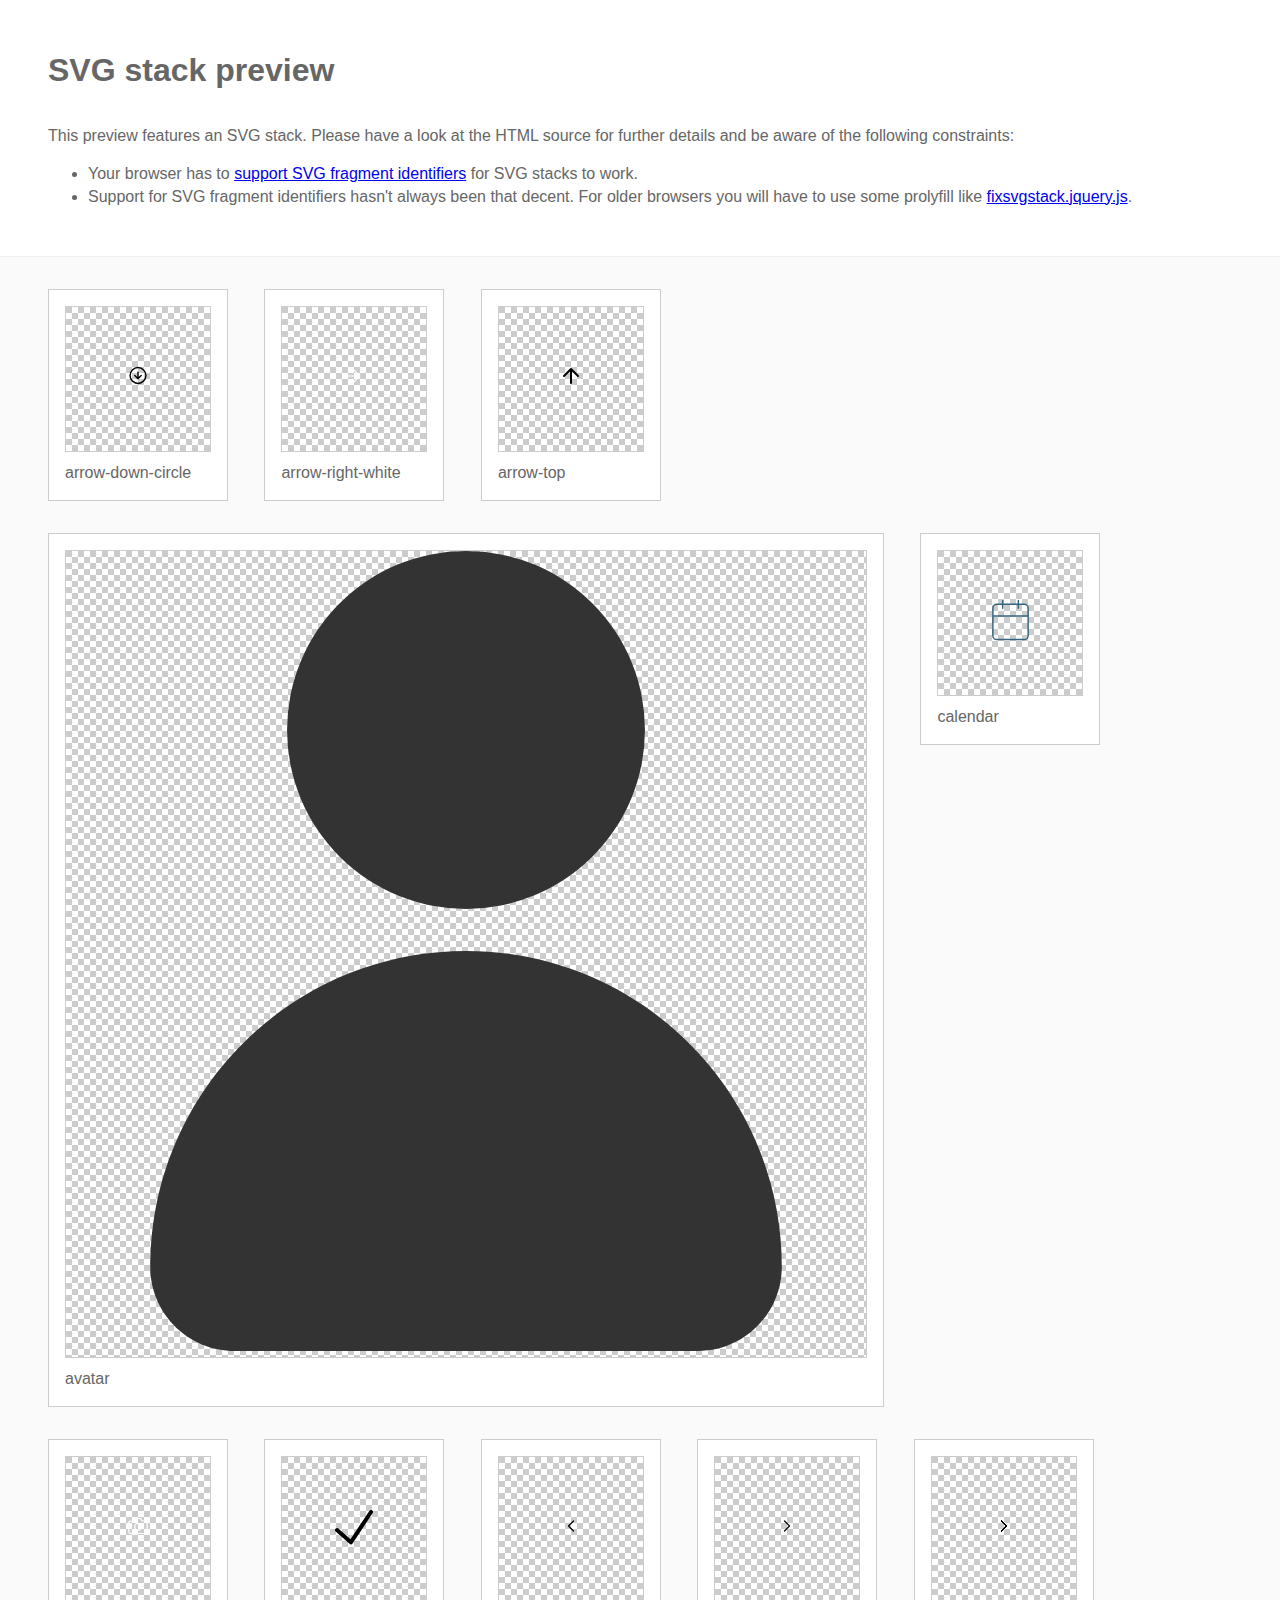
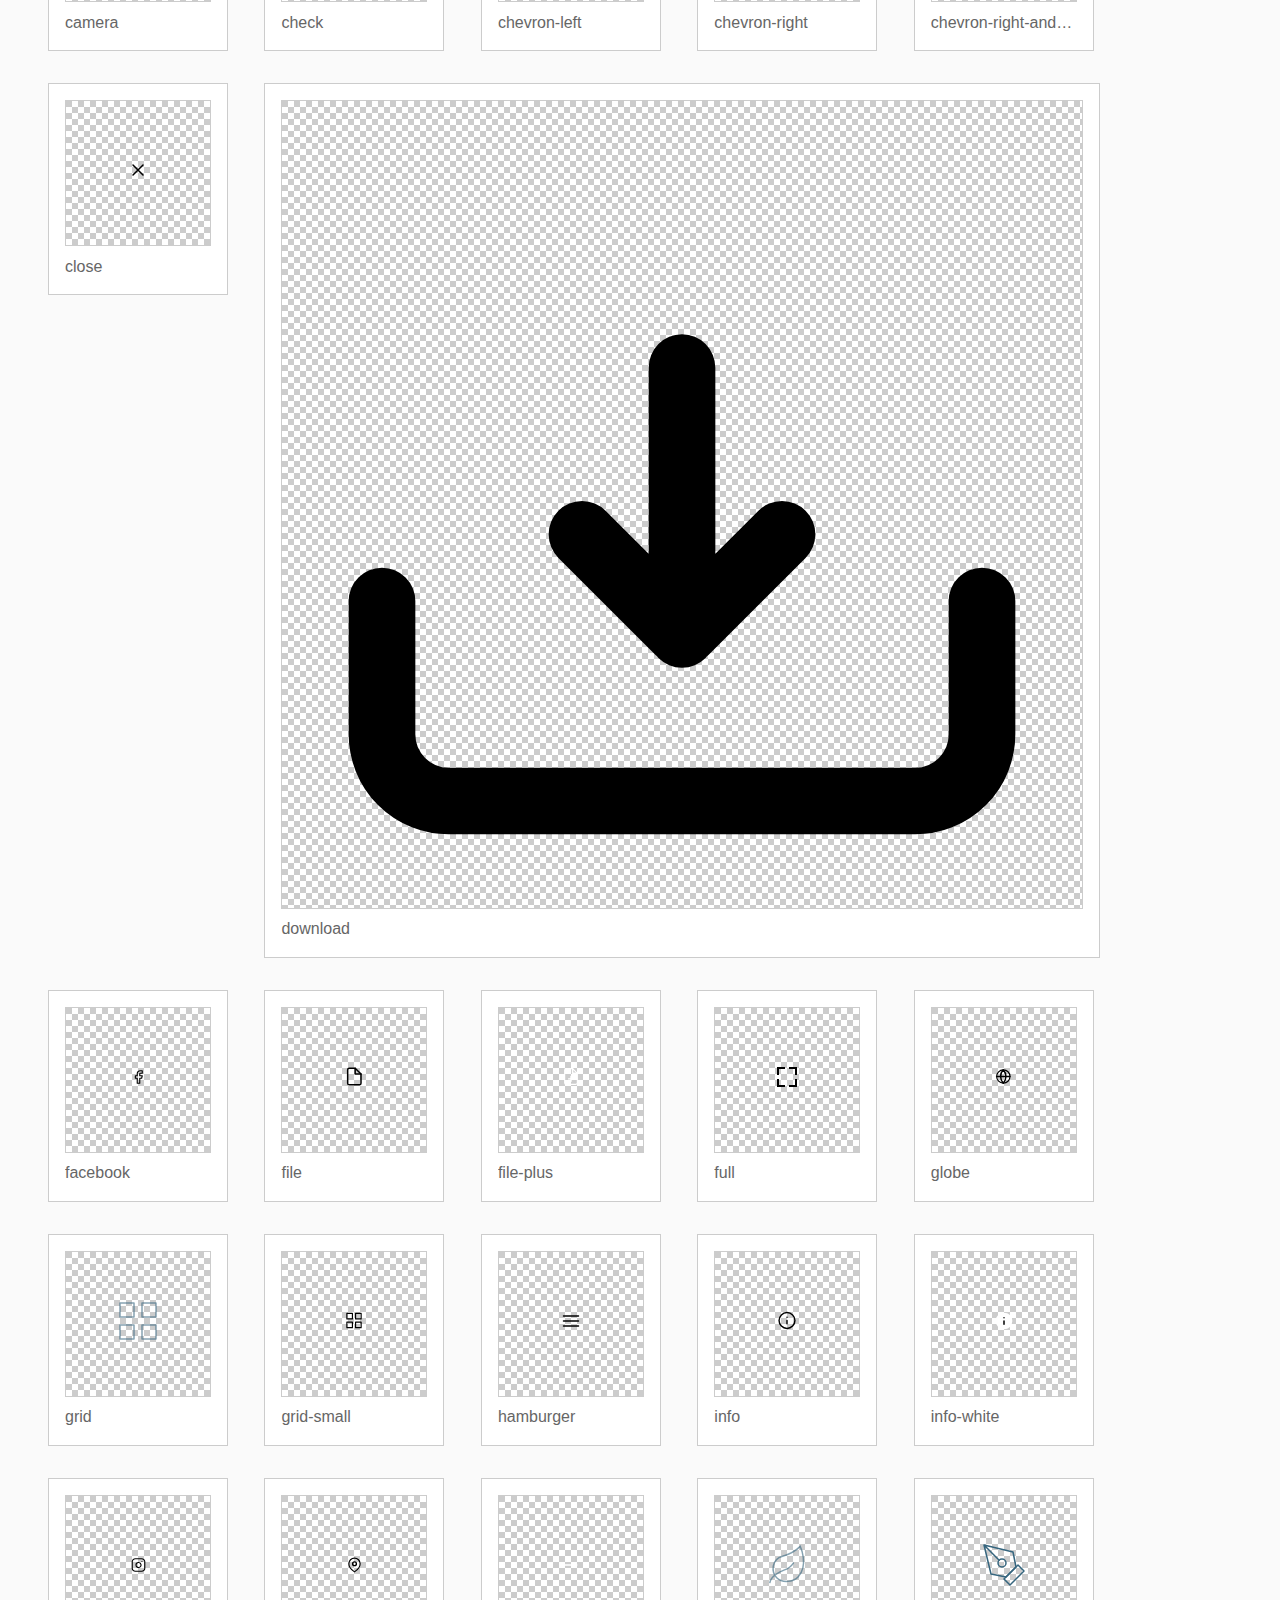
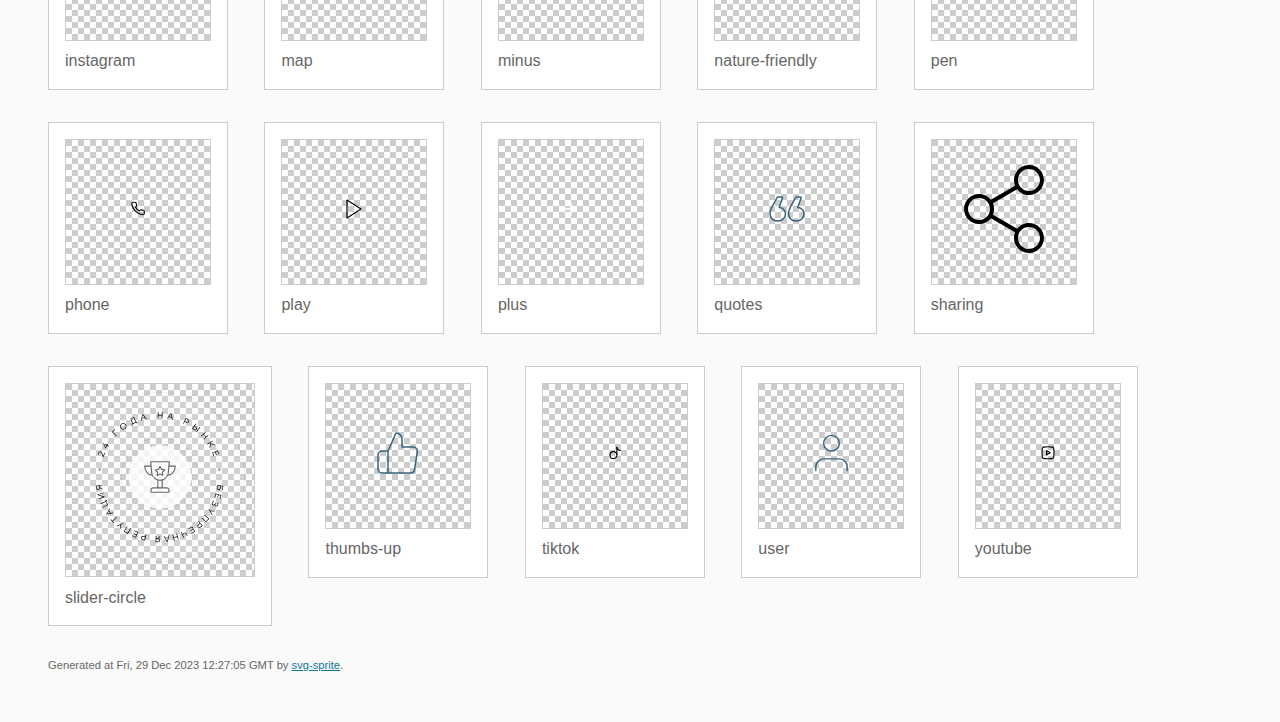
<file: images/stack/sprite.stack.html>
<!DOCTYPE html>
<html lang="en" xmlns="http://www.w3.org/1999/xhtml">
	<head>
		<meta charset="utf-8"/>
		<meta http-equiv="X-UA-Compatible" content="IE=Edge"/>
		<title>SVG stack preview | svg-sprite</title>
		<style>@charset "UTF-8";body{padding:0;margin:0;color:#666;background:#fafafa;font-family:Arial,Helvetica,sans-serif;font-size:1em;line-height:1.4}header{display:block;padding:3em 3em 2em 3em;background-color:#fff}header p{margin:2em 0 0 0}section{border-top:1px solid #eee;padding:2em 3em 0 3em}section ul{margin:0;padding:0}section li{display:inline;display:inline-block;background-color:#fff;position:relative;margin:0 2em 2em 0;vertical-align:top;border:1px solid #ccc;padding:1em 1em 3em 1em;cursor:default}.icon-box{margin:0;width:144px;height:144px;position:relative;background:#ccc url("[data-uri]") top left repeat;border:1px solid #ccc;display:table-cell;vertical-align:middle;text-align:center}.icon{display:inline;display:inline-block}h1{margin-top:0}h2{margin:0;padding:0;font-size:1em;font-weight:normal;white-space:nowrap;overflow:hidden;text-overflow:ellipsis;position:absolute;left:1em;right:1em;bottom:1em}footer{display:block;margin:0;padding:0 3em 3em 3em}footer p{margin:0;font-size:.7em}footer a{color:#0f7595;margin-left:0}</style>

<!--

Sprite shape dimensions
====================================================================================================
You will need to set the sprite shape dimensions via CSS when you use them as stack SVGs, otherwise
they would become a huge 100% in size. You may use the following dimension classes for doing so.
They might well be outsourced to an external stylesheet of course.

-->

<style type="text/css">
	.svg-arrow-down-circle-dims { width: 20px; height: 21px; }
	.svg-arrow-right-white-dims { width: 20px; height: 20px; }
	.svg-arrow-top-dims { width: 24px; height: 24px; }
	.svg-avatar-dims { width: 800px; height: 800px; }
	.svg-calendar-dims { width: 49px; height: 48px; }
	.svg-camera-dims { width: 20px; height: 20px; }
	.svg-check-dims { width: 50px; height: 50px; }
	.svg-chevron-left-dims { width: 20px; height: 20px; }
	.svg-chevron-right-dims { width: 20px; height: 20px; }
	.svg-chevron-right-and-white-dims { width: 20px; height: 20px; }
	.svg-close-dims { width: 20px; height: 20px; }
	.svg-download-dims { width: 800px; height: 800px; }
	.svg-facebook-dims { width: 17px; height: 16px; }
	.svg-file-dims { width: 21px; height: 21px; }
	.svg-file-plus-dims { width: 20px; height: 21px; }
	.svg-full-dims { width: 20px; height: 20px; }
	.svg-globe-dims { width: 17px; height: 17px; }
	.svg-grid-dims { width: 48px; height: 48px; }
	.svg-grid-small-dims { width: 20px; height: 21px; }
	.svg-hamburger-dims { width: 20px; height: 20px; }
	.svg-info-dims { width: 20px; height: 21px; }
	.svg-info-white-dims { width: 20px; height: 20px; }
	.svg-instagram-dims { width: 17px; height: 16px; }
	.svg-map-dims { width: 17px; height: 16px; }
	.svg-minus-dims { width: 20px; height: 20px; }
	.svg-nature-friendly-dims { width: 49px; height: 48px; }
	.svg-pen-dims { width: 48px; height: 48px; }
	.svg-phone-dims { width: 16px; height: 17px; }
	.svg-play-dims { width: 24px; height: 24px; }
	.svg-plus-dims { width: 20px; height: 20px; }
	.svg-quotes-dims { width: 44px; height: 44px; }
	.svg-sharing-dims { width: 88.1px; height: 88.1px; }
	.svg-slider-circle-dims { width: 188px; height: 186px; }
	.svg-thumbs-up-dims { width: 48px; height: 48px; }
	.svg-tiktok-dims { width: 16px; height: 17px; }
	.svg-user-dims { width: 49px; height: 48px; }
	.svg-youtube-dims { width: 16px; height: 17px; }
</style>

<!--
====================================================================================================
-->

	</head>
	<body>
		<header>
			<h1>SVG stack preview</h1>
			<p>This preview features an SVG stack. Please have a look at the HTML source for further details and be aware of the following constraints:</p>
			<ul>
				<li>Your browser has to <a href="http://caniuse.com/#feat=svg-fragment" target="_blank" rel="noopener noreferrer">support SVG fragment identifiers</a> for SVG stacks to work.</li>
				<li>Support for SVG fragment identifiers hasn't always been that decent. For older browsers you will have to use some prolyfill like <a href="https://github.com/preciousforever/SVG-Stacker/blob/master/fixsvgstack.jquery.js" target="_blank" rel="noopener noreferrer">fixsvgstack.jquery.js</a>.</li>
			</ul>
		</header>
		<section>

<!--

SVG stack
====================================================================================================
These SVG images make use of fragment identifiers (IDs) to reference certain portions of the
external sprite. By default, all shapes inside the sprite are hidden by CSS. The `:target` pseudo
selector is used to show the very shape that is referenced by the fragment identifier.

-->

			<ul>

				<li title="arrow-down-circle">
					<div class="icon-box">

						<!-- arrow-down-circle -->
						<img src="../icons/icons.svg#arrow-down-circle" class="svg-arrow-down-circle-dims" alt="arrow-down-circle"/>

					</div>
					<h2>arrow-down-circle</h2>
				</li>
				<li title="arrow-right-white">
					<div class="icon-box">

						<!-- arrow-right-white -->
						<img src="../icons/icons.svg#arrow-right-white" class="svg-arrow-right-white-dims" alt="arrow-right-white"/>

					</div>
					<h2>arrow-right-white</h2>
				</li>
				<li title="arrow-top">
					<div class="icon-box">

						<!-- arrow-top -->
						<img src="../icons/icons.svg#arrow-top" class="svg-arrow-top-dims" alt="arrow-top"/>

					</div>
					<h2>arrow-top</h2>
				</li>
				<li title="avatar">
					<div class="icon-box">

						<!-- avatar -->
						<img src="../icons/icons.svg#avatar" class="svg-avatar-dims" alt="avatar"/>

					</div>
					<h2>avatar</h2>
				</li>
				<li title="calendar">
					<div class="icon-box">

						<!-- calendar -->
						<img src="../icons/icons.svg#calendar" class="svg-calendar-dims" alt="calendar"/>

					</div>
					<h2>calendar</h2>
				</li>
				<li title="camera">
					<div class="icon-box">

						<!-- camera -->
						<img src="../icons/icons.svg#camera" class="svg-camera-dims" alt="camera"/>

					</div>
					<h2>camera</h2>
				</li>
				<li title="check">
					<div class="icon-box">

						<!-- check -->
						<img src="../icons/icons.svg#check" class="svg-check-dims" alt="check"/>

					</div>
					<h2>check</h2>
				</li>
				<li title="chevron-left">
					<div class="icon-box">

						<!-- chevron-left -->
						<img src="../icons/icons.svg#chevron-left" class="svg-chevron-left-dims" alt="chevron-left"/>

					</div>
					<h2>chevron-left</h2>
				</li>
				<li title="chevron-right">
					<div class="icon-box">

						<!-- chevron-right -->
						<img src="../icons/icons.svg#chevron-right" class="svg-chevron-right-dims" alt="chevron-right"/>

					</div>
					<h2>chevron-right</h2>
				</li>
				<li title="chevron-right-and-white">
					<div class="icon-box">

						<!-- chevron-right-and-white -->
						<img src="../icons/icons.svg#chevron-right-and-white" class="svg-chevron-right-and-white-dims" alt="chevron-right-and-white"/>

					</div>
					<h2>chevron-right-and-white</h2>
				</li>
				<li title="close">
					<div class="icon-box">

						<!-- close -->
						<img src="../icons/icons.svg#close" class="svg-close-dims" alt="close"/>

					</div>
					<h2>close</h2>
				</li>
				<li title="download">
					<div class="icon-box">

						<!-- download -->
						<img src="../icons/icons.svg#download" class="svg-download-dims" alt="download"/>

					</div>
					<h2>download</h2>
				</li>
				<li title="facebook">
					<div class="icon-box">

						<!-- facebook -->
						<img src="../icons/icons.svg#facebook" class="svg-facebook-dims" alt="facebook"/>

					</div>
					<h2>facebook</h2>
				</li>
				<li title="file">
					<div class="icon-box">

						<!-- file -->
						<img src="../icons/icons.svg#file" class="svg-file-dims" alt="file"/>

					</div>
					<h2>file</h2>
				</li>
				<li title="file-plus">
					<div class="icon-box">

						<!-- file-plus -->
						<img src="../icons/icons.svg#file-plus" class="svg-file-plus-dims" alt="file-plus"/>

					</div>
					<h2>file-plus</h2>
				</li>
				<li title="full">
					<div class="icon-box">

						<!-- full -->
						<img src="../icons/icons.svg#full" class="svg-full-dims" alt="full"/>

					</div>
					<h2>full</h2>
				</li>
				<li title="globe">
					<div class="icon-box">

						<!-- globe -->
						<img src="../icons/icons.svg#globe" class="svg-globe-dims" alt="globe"/>

					</div>
					<h2>globe</h2>
				</li>
				<li title="grid">
					<div class="icon-box">

						<!-- grid -->
						<img src="../icons/icons.svg#grid" class="svg-grid-dims" alt="grid"/>

					</div>
					<h2>grid</h2>
				</li>
				<li title="grid-small">
					<div class="icon-box">

						<!-- grid-small -->
						<img src="../icons/icons.svg#grid-small" class="svg-grid-small-dims" alt="grid-small"/>

					</div>
					<h2>grid-small</h2>
				</li>
				<li title="hamburger">
					<div class="icon-box">

						<!-- hamburger -->
						<img src="../icons/icons.svg#hamburger" class="svg-hamburger-dims" alt="hamburger"/>

					</div>
					<h2>hamburger</h2>
				</li>
				<li title="info">
					<div class="icon-box">

						<!-- info -->
						<img src="../icons/icons.svg#info" class="svg-info-dims" alt="info"/>

					</div>
					<h2>info</h2>
				</li>
				<li title="info-white">
					<div class="icon-box">

						<!-- info-white -->
						<img src="../icons/icons.svg#info-white" class="svg-info-white-dims" alt="info-white"/>

					</div>
					<h2>info-white</h2>
				</li>
				<li title="instagram">
					<div class="icon-box">

						<!-- instagram -->
						<img src="../icons/icons.svg#instagram" class="svg-instagram-dims" alt="instagram"/>

					</div>
					<h2>instagram</h2>
				</li>
				<li title="map">
					<div class="icon-box">

						<!-- map -->
						<img src="../icons/icons.svg#map" class="svg-map-dims" alt="map"/>

					</div>
					<h2>map</h2>
				</li>
				<li title="minus">
					<div class="icon-box">

						<!-- minus -->
						<img src="../icons/icons.svg#minus" class="svg-minus-dims" alt="minus"/>

					</div>
					<h2>minus</h2>
				</li>
				<li title="nature-friendly">
					<div class="icon-box">

						<!-- nature-friendly -->
						<img src="../icons/icons.svg#nature-friendly" class="svg-nature-friendly-dims" alt="nature-friendly"/>

					</div>
					<h2>nature-friendly</h2>
				</li>
				<li title="pen">
					<div class="icon-box">

						<!-- pen -->
						<img src="../icons/icons.svg#pen" class="svg-pen-dims" alt="pen"/>

					</div>
					<h2>pen</h2>
				</li>
				<li title="phone">
					<div class="icon-box">

						<!-- phone -->
						<img src="../icons/icons.svg#phone" class="svg-phone-dims" alt="phone"/>

					</div>
					<h2>phone</h2>
				</li>
				<li title="play">
					<div class="icon-box">

						<!-- play -->
						<img src="../icons/icons.svg#play" class="svg-play-dims" alt="play"/>

					</div>
					<h2>play</h2>
				</li>
				<li title="plus">
					<div class="icon-box">

						<!-- plus -->
						<img src="../icons/icons.svg#plus" class="svg-plus-dims" alt="plus"/>

					</div>
					<h2>plus</h2>
				</li>
				<li title="quotes">
					<div class="icon-box">

						<!-- quotes -->
						<img src="../icons/icons.svg#quotes" class="svg-quotes-dims" alt="quotes"/>

					</div>
					<h2>quotes</h2>
				</li>
				<li title="sharing">
					<div class="icon-box">

						<!-- sharing -->
						<img src="../icons/icons.svg#sharing" class="svg-sharing-dims" alt="sharing"/>

					</div>
					<h2>sharing</h2>
				</li>
				<li title="slider-circle">
					<div class="icon-box">

						<!-- slider-circle -->
						<img src="../icons/icons.svg#slider-circle" class="svg-slider-circle-dims" alt="slider-circle"/>

					</div>
					<h2>slider-circle</h2>
				</li>
				<li title="thumbs-up">
					<div class="icon-box">

						<!-- thumbs-up -->
						<img src="../icons/icons.svg#thumbs-up" class="svg-thumbs-up-dims" alt="thumbs-up"/>

					</div>
					<h2>thumbs-up</h2>
				</li>
				<li title="tiktok">
					<div class="icon-box">

						<!-- tiktok -->
						<img src="../icons/icons.svg#tiktok" class="svg-tiktok-dims" alt="tiktok"/>

					</div>
					<h2>tiktok</h2>
				</li>
				<li title="user">
					<div class="icon-box">

						<!-- user -->
						<img src="../icons/icons.svg#user" class="svg-user-dims" alt="user"/>

					</div>
					<h2>user</h2>
				</li>
				<li title="youtube">
					<div class="icon-box">

						<!-- youtube -->
						<img src="../icons/icons.svg#youtube" class="svg-youtube-dims" alt="youtube"/>

					</div>
					<h2>youtube</h2>
				</li>
			</ul>

<!--
====================================================================================================
-->

		</section>
		<footer>
			<p>Generated at Fri, 29 Dec 2023 12:27:05 GMT by <a href="https://github.com/svg-sprite/svg-sprite" target="_blank" rel="noopener noreferrer">svg-sprite</a>.</p>
		</footer>
	</body>
</html>
</file>
<file: css/style.min.css>
@charset "UTF-8";@font-face{font-family:TTSmalls;font-display:swap;src:url(../fonts/TTSmalls-Light.woff2) format("woff2");font-weight:300;font-style:normal}@font-face{font-family:TTSmalls;font-display:swap;src:url(../fonts/TTSmalls-Regular.woff2) format("woff2");font-weight:400;font-style:normal}@font-face{font-family:TTSmalls;font-display:swap;src:url(../fonts/TTSmalls-Medium.woff2) format("woff2");font-weight:500;font-style:normal}@font-face{font-family:TTSmalls;font-display:swap;src:url(../fonts/TTSmalls-Bold.woff2) format("woff2");font-weight:700;font-style:normal}@font-face{font-family:TTSmalls;font-display:swap;src:url(../fonts/TTSmalls-ExtraBold.ttf) format("truetype");font-weight:800;font-style:normal}*{padding:0;margin:0;border:0;-webkit-tap-highlight-color:transparent}*,:after,:before{box-sizing:border-box}:active,:focus{outline:0}aside,footer,header,nav{display:block}html{scroll-behavior:smooth}body,html{width:100%;height:100%;min-width:320px}body{padding-top:4.75rem;font-family:TTSmalls,Arial,sans-serif;font-size:1rem;font-weight:400;line-height:1.3;color:#000;background-color:#fff;overscroll-behavior:none;text-rendering:optimizelegibility;-webkit-text-size-adjust:100%;-moz-text-size-adjust:100%;text-size-adjust:100%;-moz-osx-font-smoothing:grayscale;-webkit-font-smoothing:antialiased;opacity:0;transition:opacity .3s}body.overflow-hidden{overflow:hidden}body.show{opacity:1}button,input,select,textarea{font-family:inherit;background:0 0;font-size:inherit;transition:all .3s ease-out}input::-ms-clear{display:none}input[type=number]{-moz-appearance:textfield}input[type=number]::-webkit-inner-spin-button,input[type=number]::-webkit-outer-spin-button{-webkit-appearance:none}button{cursor:pointer;-webkit-user-select:none;-moz-user-select:none;user-select:none}button::-moz-focus-inner{padding:0;border:0}a{-webkit-text-decoration:none;text-decoration:none;-webkit-user-select:none;-moz-user-select:none;user-select:none;color:#000;transition:all .3s ease-out}a:active,a:focus{outline:0}a:visited{-webkit-text-decoration:none;text-decoration:none}a:hover{color:#35657e;-webkit-text-decoration:none;text-decoration:none}li,ul{list-style:none}img,svg{display:block;flex-shrink:0}img{max-width:100%;max-height:100%;vertical-align:top}h1,h2,h3,h4,h5,h6{font-size:inherit;font-weight:400}sup{color:inherit}[data-aos][data-aos][data-aos-duration="50"],body[data-aos-duration="50"] [data-aos]{transition-duration:50ms}[data-aos][data-aos][data-aos-delay="50"],body[data-aos-delay="50"] [data-aos]{transition-delay:0}[data-aos][data-aos][data-aos-delay="50"].aos-animate,body[data-aos-delay="50"] [data-aos].aos-animate{transition-delay:50ms}[data-aos][data-aos][data-aos-duration="100"],body[data-aos-duration="100"] [data-aos]{transition-duration:.1s}[data-aos][data-aos][data-aos-delay="100"],body[data-aos-delay="100"] [data-aos]{transition-delay:0}[data-aos][data-aos][data-aos-delay="100"].aos-animate,body[data-aos-delay="100"] [data-aos].aos-animate{transition-delay:.1s}[data-aos][data-aos][data-aos-duration="150"],body[data-aos-duration="150"] [data-aos]{transition-duration:.15s}[data-aos][data-aos][data-aos-delay="150"],body[data-aos-delay="150"] [data-aos]{transition-delay:0}[data-aos][data-aos][data-aos-delay="150"].aos-animate,body[data-aos-delay="150"] [data-aos].aos-animate{transition-delay:.15s}[data-aos][data-aos][data-aos-duration="200"],body[data-aos-duration="200"] [data-aos]{transition-duration:.2s}[data-aos][data-aos][data-aos-delay="200"],body[data-aos-delay="200"] [data-aos]{transition-delay:0}[data-aos][data-aos][data-aos-delay="200"].aos-animate,body[data-aos-delay="200"] [data-aos].aos-animate{transition-delay:.2s}[data-aos][data-aos][data-aos-duration="250"],body[data-aos-duration="250"] [data-aos]{transition-duration:.25s}[data-aos][data-aos][data-aos-delay="250"],body[data-aos-delay="250"] [data-aos]{transition-delay:0}[data-aos][data-aos][data-aos-delay="250"].aos-animate,body[data-aos-delay="250"] [data-aos].aos-animate{transition-delay:.25s}[data-aos][data-aos][data-aos-duration="300"],body[data-aos-duration="300"] [data-aos]{transition-duration:.3s}[data-aos][data-aos][data-aos-delay="300"],body[data-aos-delay="300"] [data-aos]{transition-delay:0}[data-aos][data-aos][data-aos-delay="300"].aos-animate,body[data-aos-delay="300"] [data-aos].aos-animate{transition-delay:.3s}[data-aos][data-aos][data-aos-duration="350"],body[data-aos-duration="350"] [data-aos]{transition-duration:.35s}[data-aos][data-aos][data-aos-delay="350"],body[data-aos-delay="350"] [data-aos]{transition-delay:0}[data-aos][data-aos][data-aos-delay="350"].aos-animate,body[data-aos-delay="350"] [data-aos].aos-animate{transition-delay:.35s}[data-aos][data-aos][data-aos-duration="400"],body[data-aos-duration="400"] [data-aos]{transition-duration:.4s}[data-aos][data-aos][data-aos-delay="400"],body[data-aos-delay="400"] [data-aos]{transition-delay:0}[data-aos][data-aos][data-aos-delay="400"].aos-animate,body[data-aos-delay="400"] [data-aos].aos-animate{transition-delay:.4s}[data-aos][data-aos][data-aos-duration="450"],body[data-aos-duration="450"] [data-aos]{transition-duration:.45s}[data-aos][data-aos][data-aos-delay="450"],body[data-aos-delay="450"] [data-aos]{transition-delay:0}[data-aos][data-aos][data-aos-delay="450"].aos-animate,body[data-aos-delay="450"] [data-aos].aos-animate{transition-delay:.45s}[data-aos][data-aos][data-aos-duration="500"],body[data-aos-duration="500"] [data-aos]{transition-duration:.5s}[data-aos][data-aos][data-aos-delay="500"],body[data-aos-delay="500"] [data-aos]{transition-delay:0}[data-aos][data-aos][data-aos-delay="500"].aos-animate,body[data-aos-delay="500"] [data-aos].aos-animate{transition-delay:.5s}[data-aos][data-aos][data-aos-duration="550"],body[data-aos-duration="550"] [data-aos]{transition-duration:.55s}[data-aos][data-aos][data-aos-delay="550"],body[data-aos-delay="550"] [data-aos]{transition-delay:0}[data-aos][data-aos][data-aos-delay="550"].aos-animate,body[data-aos-delay="550"] [data-aos].aos-animate{transition-delay:.55s}[data-aos][data-aos][data-aos-duration="600"],body[data-aos-duration="600"] [data-aos]{transition-duration:.6s}[data-aos][data-aos][data-aos-delay="600"],body[data-aos-delay="600"] [data-aos]{transition-delay:0}[data-aos][data-aos][data-aos-delay="600"].aos-animate,body[data-aos-delay="600"] [data-aos].aos-animate{transition-delay:.6s}[data-aos][data-aos][data-aos-duration="650"],body[data-aos-duration="650"] [data-aos]{transition-duration:.65s}[data-aos][data-aos][data-aos-delay="650"],body[data-aos-delay="650"] [data-aos]{transition-delay:0}[data-aos][data-aos][data-aos-delay="650"].aos-animate,body[data-aos-delay="650"] [data-aos].aos-animate{transition-delay:.65s}[data-aos][data-aos][data-aos-duration="700"],body[data-aos-duration="700"] [data-aos]{transition-duration:.7s}[data-aos][data-aos][data-aos-delay="700"],body[data-aos-delay="700"] [data-aos]{transition-delay:0}[data-aos][data-aos][data-aos-delay="700"].aos-animate,body[data-aos-delay="700"] [data-aos].aos-animate{transition-delay:.7s}[data-aos][data-aos][data-aos-duration="750"],body[data-aos-duration="750"] [data-aos]{transition-duration:.75s}[data-aos][data-aos][data-aos-delay="750"],body[data-aos-delay="750"] [data-aos]{transition-delay:0}[data-aos][data-aos][data-aos-delay="750"].aos-animate,body[data-aos-delay="750"] [data-aos].aos-animate{transition-delay:.75s}[data-aos][data-aos][data-aos-duration="800"],body[data-aos-duration="800"] [data-aos]{transition-duration:.8s}[data-aos][data-aos][data-aos-delay="800"],body[data-aos-delay="800"] [data-aos]{transition-delay:0}[data-aos][data-aos][data-aos-delay="800"].aos-animate,body[data-aos-delay="800"] [data-aos].aos-animate{transition-delay:.8s}[data-aos][data-aos][data-aos-duration="850"],body[data-aos-duration="850"] [data-aos]{transition-duration:.85s}[data-aos][data-aos][data-aos-delay="850"],body[data-aos-delay="850"] [data-aos]{transition-delay:0}[data-aos][data-aos][data-aos-delay="850"].aos-animate,body[data-aos-delay="850"] [data-aos].aos-animate{transition-delay:.85s}[data-aos][data-aos][data-aos-duration="900"],body[data-aos-duration="900"] [data-aos]{transition-duration:.9s}[data-aos][data-aos][data-aos-delay="900"],body[data-aos-delay="900"] [data-aos]{transition-delay:0}[data-aos][data-aos][data-aos-delay="900"].aos-animate,body[data-aos-delay="900"] [data-aos].aos-animate{transition-delay:.9s}[data-aos][data-aos][data-aos-duration="950"],body[data-aos-duration="950"] [data-aos]{transition-duration:.95s}[data-aos][data-aos][data-aos-delay="950"],body[data-aos-delay="950"] [data-aos]{transition-delay:0}[data-aos][data-aos][data-aos-delay="950"].aos-animate,body[data-aos-delay="950"] [data-aos].aos-animate{transition-delay:.95s}[data-aos][data-aos][data-aos-duration="1000"],body[data-aos-duration="1000"] [data-aos]{transition-duration:1s}[data-aos][data-aos][data-aos-delay="1000"],body[data-aos-delay="1000"] [data-aos]{transition-delay:0}[data-aos][data-aos][data-aos-delay="1000"].aos-animate,body[data-aos-delay="1000"] [data-aos].aos-animate{transition-delay:1s}[data-aos][data-aos][data-aos-duration="1050"],body[data-aos-duration="1050"] [data-aos]{transition-duration:1.05s}[data-aos][data-aos][data-aos-delay="1050"],body[data-aos-delay="1050"] [data-aos]{transition-delay:0}[data-aos][data-aos][data-aos-delay="1050"].aos-animate,body[data-aos-delay="1050"] [data-aos].aos-animate{transition-delay:1.05s}[data-aos][data-aos][data-aos-duration="1100"],body[data-aos-duration="1100"] [data-aos]{transition-duration:1.1s}[data-aos][data-aos][data-aos-delay="1100"],body[data-aos-delay="1100"] [data-aos]{transition-delay:0}[data-aos][data-aos][data-aos-delay="1100"].aos-animate,body[data-aos-delay="1100"] [data-aos].aos-animate{transition-delay:1.1s}[data-aos][data-aos][data-aos-duration="1150"],body[data-aos-duration="1150"] [data-aos]{transition-duration:1.15s}[data-aos][data-aos][data-aos-delay="1150"],body[data-aos-delay="1150"] [data-aos]{transition-delay:0}[data-aos][data-aos][data-aos-delay="1150"].aos-animate,body[data-aos-delay="1150"] [data-aos].aos-animate{transition-delay:1.15s}[data-aos][data-aos][data-aos-duration="1200"],body[data-aos-duration="1200"] [data-aos]{transition-duration:1.2s}[data-aos][data-aos][data-aos-delay="1200"],body[data-aos-delay="1200"] [data-aos]{transition-delay:0}[data-aos][data-aos][data-aos-delay="1200"].aos-animate,body[data-aos-delay="1200"] [data-aos].aos-animate{transition-delay:1.2s}[data-aos][data-aos][data-aos-duration="1250"],body[data-aos-duration="1250"] [data-aos]{transition-duration:1.25s}[data-aos][data-aos][data-aos-delay="1250"],body[data-aos-delay="1250"] [data-aos]{transition-delay:0}[data-aos][data-aos][data-aos-delay="1250"].aos-animate,body[data-aos-delay="1250"] [data-aos].aos-animate{transition-delay:1.25s}[data-aos][data-aos][data-aos-duration="1300"],body[data-aos-duration="1300"] [data-aos]{transition-duration:1.3s}[data-aos][data-aos][data-aos-delay="1300"],body[data-aos-delay="1300"] [data-aos]{transition-delay:0}[data-aos][data-aos][data-aos-delay="1300"].aos-animate,body[data-aos-delay="1300"] [data-aos].aos-animate{transition-delay:1.3s}[data-aos][data-aos][data-aos-duration="1350"],body[data-aos-duration="1350"] [data-aos]{transition-duration:1.35s}[data-aos][data-aos][data-aos-delay="1350"],body[data-aos-delay="1350"] [data-aos]{transition-delay:0}[data-aos][data-aos][data-aos-delay="1350"].aos-animate,body[data-aos-delay="1350"] [data-aos].aos-animate{transition-delay:1.35s}[data-aos][data-aos][data-aos-duration="1400"],body[data-aos-duration="1400"] [data-aos]{transition-duration:1.4s}[data-aos][data-aos][data-aos-delay="1400"],body[data-aos-delay="1400"] [data-aos]{transition-delay:0}[data-aos][data-aos][data-aos-delay="1400"].aos-animate,body[data-aos-delay="1400"] [data-aos].aos-animate{transition-delay:1.4s}[data-aos][data-aos][data-aos-duration="1450"],body[data-aos-duration="1450"] [data-aos]{transition-duration:1.45s}[data-aos][data-aos][data-aos-delay="1450"],body[data-aos-delay="1450"] [data-aos]{transition-delay:0}[data-aos][data-aos][data-aos-delay="1450"].aos-animate,body[data-aos-delay="1450"] [data-aos].aos-animate{transition-delay:1.45s}[data-aos][data-aos][data-aos-duration="1500"],body[data-aos-duration="1500"] [data-aos]{transition-duration:1.5s}[data-aos][data-aos][data-aos-delay="1500"],body[data-aos-delay="1500"] [data-aos]{transition-delay:0}[data-aos][data-aos][data-aos-delay="1500"].aos-animate,body[data-aos-delay="1500"] [data-aos].aos-animate{transition-delay:1.5s}[data-aos][data-aos][data-aos-duration="1550"],body[data-aos-duration="1550"] [data-aos]{transition-duration:1.55s}[data-aos][data-aos][data-aos-delay="1550"],body[data-aos-delay="1550"] [data-aos]{transition-delay:0}[data-aos][data-aos][data-aos-delay="1550"].aos-animate,body[data-aos-delay="1550"] [data-aos].aos-animate{transition-delay:1.55s}[data-aos][data-aos][data-aos-duration="1600"],body[data-aos-duration="1600"] [data-aos]{transition-duration:1.6s}[data-aos][data-aos][data-aos-delay="1600"],body[data-aos-delay="1600"] [data-aos]{transition-delay:0}[data-aos][data-aos][data-aos-delay="1600"].aos-animate,body[data-aos-delay="1600"] [data-aos].aos-animate{transition-delay:1.6s}[data-aos][data-aos][data-aos-duration="1650"],body[data-aos-duration="1650"] [data-aos]{transition-duration:1.65s}[data-aos][data-aos][data-aos-delay="1650"],body[data-aos-delay="1650"] [data-aos]{transition-delay:0}[data-aos][data-aos][data-aos-delay="1650"].aos-animate,body[data-aos-delay="1650"] [data-aos].aos-animate{transition-delay:1.65s}[data-aos][data-aos][data-aos-duration="1700"],body[data-aos-duration="1700"] [data-aos]{transition-duration:1.7s}[data-aos][data-aos][data-aos-delay="1700"],body[data-aos-delay="1700"] [data-aos]{transition-delay:0}[data-aos][data-aos][data-aos-delay="1700"].aos-animate,body[data-aos-delay="1700"] [data-aos].aos-animate{transition-delay:1.7s}[data-aos][data-aos][data-aos-duration="1750"],body[data-aos-duration="1750"] [data-aos]{transition-duration:1.75s}[data-aos][data-aos][data-aos-delay="1750"],body[data-aos-delay="1750"] [data-aos]{transition-delay:0}[data-aos][data-aos][data-aos-delay="1750"].aos-animate,body[data-aos-delay="1750"] [data-aos].aos-animate{transition-delay:1.75s}[data-aos][data-aos][data-aos-duration="1800"],body[data-aos-duration="1800"] [data-aos]{transition-duration:1.8s}[data-aos][data-aos][data-aos-delay="1800"],body[data-aos-delay="1800"] [data-aos]{transition-delay:0}[data-aos][data-aos][data-aos-delay="1800"].aos-animate,body[data-aos-delay="1800"] [data-aos].aos-animate{transition-delay:1.8s}[data-aos][data-aos][data-aos-duration="1850"],body[data-aos-duration="1850"] [data-aos]{transition-duration:1.85s}[data-aos][data-aos][data-aos-delay="1850"],body[data-aos-delay="1850"] [data-aos]{transition-delay:0}[data-aos][data-aos][data-aos-delay="1850"].aos-animate,body[data-aos-delay="1850"] [data-aos].aos-animate{transition-delay:1.85s}[data-aos][data-aos][data-aos-duration="1900"],body[data-aos-duration="1900"] [data-aos]{transition-duration:1.9s}[data-aos][data-aos][data-aos-delay="1900"],body[data-aos-delay="1900"] [data-aos]{transition-delay:0}[data-aos][data-aos][data-aos-delay="1900"].aos-animate,body[data-aos-delay="1900"] [data-aos].aos-animate{transition-delay:1.9s}[data-aos][data-aos][data-aos-duration="1950"],body[data-aos-duration="1950"] [data-aos]{transition-duration:1.95s}[data-aos][data-aos][data-aos-delay="1950"],body[data-aos-delay="1950"] [data-aos]{transition-delay:0}[data-aos][data-aos][data-aos-delay="1950"].aos-animate,body[data-aos-delay="1950"] [data-aos].aos-animate{transition-delay:1.95s}[data-aos][data-aos][data-aos-duration="2000"],body[data-aos-duration="2000"] [data-aos]{transition-duration:2s}[data-aos][data-aos][data-aos-delay="2000"],body[data-aos-delay="2000"] [data-aos]{transition-delay:0}[data-aos][data-aos][data-aos-delay="2000"].aos-animate,body[data-aos-delay="2000"] [data-aos].aos-animate{transition-delay:2s}[data-aos][data-aos][data-aos-duration="2050"],body[data-aos-duration="2050"] [data-aos]{transition-duration:2.05s}[data-aos][data-aos][data-aos-delay="2050"],body[data-aos-delay="2050"] [data-aos]{transition-delay:0}[data-aos][data-aos][data-aos-delay="2050"].aos-animate,body[data-aos-delay="2050"] [data-aos].aos-animate{transition-delay:2.05s}[data-aos][data-aos][data-aos-duration="2100"],body[data-aos-duration="2100"] [data-aos]{transition-duration:2.1s}[data-aos][data-aos][data-aos-delay="2100"],body[data-aos-delay="2100"] [data-aos]{transition-delay:0}[data-aos][data-aos][data-aos-delay="2100"].aos-animate,body[data-aos-delay="2100"] [data-aos].aos-animate{transition-delay:2.1s}[data-aos][data-aos][data-aos-duration="2150"],body[data-aos-duration="2150"] [data-aos]{transition-duration:2.15s}[data-aos][data-aos][data-aos-delay="2150"],body[data-aos-delay="2150"] [data-aos]{transition-delay:0}[data-aos][data-aos][data-aos-delay="2150"].aos-animate,body[data-aos-delay="2150"] [data-aos].aos-animate{transition-delay:2.15s}[data-aos][data-aos][data-aos-duration="2200"],body[data-aos-duration="2200"] [data-aos]{transition-duration:2.2s}[data-aos][data-aos][data-aos-delay="2200"],body[data-aos-delay="2200"] [data-aos]{transition-delay:0}[data-aos][data-aos][data-aos-delay="2200"].aos-animate,body[data-aos-delay="2200"] [data-aos].aos-animate{transition-delay:2.2s}[data-aos][data-aos][data-aos-duration="2250"],body[data-aos-duration="2250"] [data-aos]{transition-duration:2.25s}[data-aos][data-aos][data-aos-delay="2250"],body[data-aos-delay="2250"] [data-aos]{transition-delay:0}[data-aos][data-aos][data-aos-delay="2250"].aos-animate,body[data-aos-delay="2250"] [data-aos].aos-animate{transition-delay:2.25s}[data-aos][data-aos][data-aos-duration="2300"],body[data-aos-duration="2300"] [data-aos]{transition-duration:2.3s}[data-aos][data-aos][data-aos-delay="2300"],body[data-aos-delay="2300"] [data-aos]{transition-delay:0}[data-aos][data-aos][data-aos-delay="2300"].aos-animate,body[data-aos-delay="2300"] [data-aos].aos-animate{transition-delay:2.3s}[data-aos][data-aos][data-aos-duration="2350"],body[data-aos-duration="2350"] [data-aos]{transition-duration:2.35s}[data-aos][data-aos][data-aos-delay="2350"],body[data-aos-delay="2350"] [data-aos]{transition-delay:0}[data-aos][data-aos][data-aos-delay="2350"].aos-animate,body[data-aos-delay="2350"] [data-aos].aos-animate{transition-delay:2.35s}[data-aos][data-aos][data-aos-duration="2400"],body[data-aos-duration="2400"] [data-aos]{transition-duration:2.4s}[data-aos][data-aos][data-aos-delay="2400"],body[data-aos-delay="2400"] [data-aos]{transition-delay:0}[data-aos][data-aos][data-aos-delay="2400"].aos-animate,body[data-aos-delay="2400"] [data-aos].aos-animate{transition-delay:2.4s}[data-aos][data-aos][data-aos-duration="2450"],body[data-aos-duration="2450"] [data-aos]{transition-duration:2.45s}[data-aos][data-aos][data-aos-delay="2450"],body[data-aos-delay="2450"] [data-aos]{transition-delay:0}[data-aos][data-aos][data-aos-delay="2450"].aos-animate,body[data-aos-delay="2450"] [data-aos].aos-animate{transition-delay:2.45s}[data-aos][data-aos][data-aos-duration="2500"],body[data-aos-duration="2500"] [data-aos]{transition-duration:2.5s}[data-aos][data-aos][data-aos-delay="2500"],body[data-aos-delay="2500"] [data-aos]{transition-delay:0}[data-aos][data-aos][data-aos-delay="2500"].aos-animate,body[data-aos-delay="2500"] [data-aos].aos-animate{transition-delay:2.5s}[data-aos][data-aos][data-aos-duration="2550"],body[data-aos-duration="2550"] [data-aos]{transition-duration:2.55s}[data-aos][data-aos][data-aos-delay="2550"],body[data-aos-delay="2550"] [data-aos]{transition-delay:0}[data-aos][data-aos][data-aos-delay="2550"].aos-animate,body[data-aos-delay="2550"] [data-aos].aos-animate{transition-delay:2.55s}[data-aos][data-aos][data-aos-duration="2600"],body[data-aos-duration="2600"] [data-aos]{transition-duration:2.6s}[data-aos][data-aos][data-aos-delay="2600"],body[data-aos-delay="2600"] [data-aos]{transition-delay:0}[data-aos][data-aos][data-aos-delay="2600"].aos-animate,body[data-aos-delay="2600"] [data-aos].aos-animate{transition-delay:2.6s}[data-aos][data-aos][data-aos-duration="2650"],body[data-aos-duration="2650"] [data-aos]{transition-duration:2.65s}[data-aos][data-aos][data-aos-delay="2650"],body[data-aos-delay="2650"] [data-aos]{transition-delay:0}[data-aos][data-aos][data-aos-delay="2650"].aos-animate,body[data-aos-delay="2650"] [data-aos].aos-animate{transition-delay:2.65s}[data-aos][data-aos][data-aos-duration="2700"],body[data-aos-duration="2700"] [data-aos]{transition-duration:2.7s}[data-aos][data-aos][data-aos-delay="2700"],body[data-aos-delay="2700"] [data-aos]{transition-delay:0}[data-aos][data-aos][data-aos-delay="2700"].aos-animate,body[data-aos-delay="2700"] [data-aos].aos-animate{transition-delay:2.7s}[data-aos][data-aos][data-aos-duration="2750"],body[data-aos-duration="2750"] [data-aos]{transition-duration:2.75s}[data-aos][data-aos][data-aos-delay="2750"],body[data-aos-delay="2750"] [data-aos]{transition-delay:0}[data-aos][data-aos][data-aos-delay="2750"].aos-animate,body[data-aos-delay="2750"] [data-aos].aos-animate{transition-delay:2.75s}[data-aos][data-aos][data-aos-duration="2800"],body[data-aos-duration="2800"] [data-aos]{transition-duration:2.8s}[data-aos][data-aos][data-aos-delay="2800"],body[data-aos-delay="2800"] [data-aos]{transition-delay:0}[data-aos][data-aos][data-aos-delay="2800"].aos-animate,body[data-aos-delay="2800"] [data-aos].aos-animate{transition-delay:2.8s}[data-aos][data-aos][data-aos-duration="2850"],body[data-aos-duration="2850"] [data-aos]{transition-duration:2.85s}[data-aos][data-aos][data-aos-delay="2850"],body[data-aos-delay="2850"] [data-aos]{transition-delay:0}[data-aos][data-aos][data-aos-delay="2850"].aos-animate,body[data-aos-delay="2850"] [data-aos].aos-animate{transition-delay:2.85s}[data-aos][data-aos][data-aos-duration="2900"],body[data-aos-duration="2900"] [data-aos]{transition-duration:2.9s}[data-aos][data-aos][data-aos-delay="2900"],body[data-aos-delay="2900"] [data-aos]{transition-delay:0}[data-aos][data-aos][data-aos-delay="2900"].aos-animate,body[data-aos-delay="2900"] [data-aos].aos-animate{transition-delay:2.9s}[data-aos][data-aos][data-aos-duration="2950"],body[data-aos-duration="2950"] [data-aos]{transition-duration:2.95s}[data-aos][data-aos][data-aos-delay="2950"],body[data-aos-delay="2950"] [data-aos]{transition-delay:0}[data-aos][data-aos][data-aos-delay="2950"].aos-animate,body[data-aos-delay="2950"] [data-aos].aos-animate{transition-delay:2.95s}[data-aos][data-aos][data-aos-duration="3000"],body[data-aos-duration="3000"] [data-aos]{transition-duration:3s}[data-aos][data-aos][data-aos-delay="3000"],body[data-aos-delay="3000"] [data-aos]{transition-delay:0}[data-aos][data-aos][data-aos-delay="3000"].aos-animate,body[data-aos-delay="3000"] [data-aos].aos-animate{transition-delay:3s}[data-aos][data-aos][data-aos-easing=linear],body[data-aos-easing=linear] [data-aos]{transition-timing-function:cubic-bezier(.25,.25,.75,.75)}[data-aos][data-aos][data-aos-easing=ease],body[data-aos-easing=ease] [data-aos]{transition-timing-function:ease}[data-aos][data-aos][data-aos-easing=ease-in],body[data-aos-easing=ease-in] [data-aos]{transition-timing-function:ease-in}[data-aos][data-aos][data-aos-easing=ease-out],body[data-aos-easing=ease-out] [data-aos]{transition-timing-function:ease-out}[data-aos][data-aos][data-aos-easing=ease-in-out],body[data-aos-easing=ease-in-out] [data-aos]{transition-timing-function:ease-in-out}[data-aos][data-aos][data-aos-easing=ease-in-back],body[data-aos-easing=ease-in-back] [data-aos]{transition-timing-function:cubic-bezier(.6,-.28,.735,.045)}[data-aos][data-aos][data-aos-easing=ease-out-back],body[data-aos-easing=ease-out-back] [data-aos]{transition-timing-function:cubic-bezier(.175,.885,.32,1.275)}[data-aos][data-aos][data-aos-easing=ease-in-out-back],body[data-aos-easing=ease-in-out-back] [data-aos]{transition-timing-function:cubic-bezier(.68,-.55,.265,1.55)}[data-aos][data-aos][data-aos-easing=ease-in-sine],body[data-aos-easing=ease-in-sine] [data-aos]{transition-timing-function:cubic-bezier(.47,0,.745,.715)}[data-aos][data-aos][data-aos-easing=ease-out-sine],body[data-aos-easing=ease-out-sine] [data-aos]{transition-timing-function:cubic-bezier(.39,.575,.565,1)}[data-aos][data-aos][data-aos-easing=ease-in-out-sine],body[data-aos-easing=ease-in-out-sine] [data-aos]{transition-timing-function:cubic-bezier(.445,.05,.55,.95)}[data-aos][data-aos][data-aos-easing=ease-in-quad],body[data-aos-easing=ease-in-quad] [data-aos]{transition-timing-function:cubic-bezier(.55,.085,.68,.53)}[data-aos][data-aos][data-aos-easing=ease-out-quad],body[data-aos-easing=ease-out-quad] [data-aos]{transition-timing-function:cubic-bezier(.25,.46,.45,.94)}[data-aos][data-aos][data-aos-easing=ease-in-out-quad],body[data-aos-easing=ease-in-out-quad] [data-aos]{transition-timing-function:cubic-bezier(.455,.03,.515,.955)}[data-aos][data-aos][data-aos-easing=ease-in-cubic],body[data-aos-easing=ease-in-cubic] [data-aos]{transition-timing-function:cubic-bezier(.55,.085,.68,.53)}[data-aos][data-aos][data-aos-easing=ease-out-cubic],body[data-aos-easing=ease-out-cubic] [data-aos]{transition-timing-function:cubic-bezier(.25,.46,.45,.94)}[data-aos][data-aos][data-aos-easing=ease-in-out-cubic],body[data-aos-easing=ease-in-out-cubic] [data-aos]{transition-timing-function:cubic-bezier(.455,.03,.515,.955)}[data-aos][data-aos][data-aos-easing=ease-in-quart],body[data-aos-easing=ease-in-quart] [data-aos]{transition-timing-function:cubic-bezier(.55,.085,.68,.53)}[data-aos][data-aos][data-aos-easing=ease-out-quart],body[data-aos-easing=ease-out-quart] [data-aos]{transition-timing-function:cubic-bezier(.25,.46,.45,.94)}[data-aos][data-aos][data-aos-easing=ease-in-out-quart],body[data-aos-easing=ease-in-out-quart] [data-aos]{transition-timing-function:cubic-bezier(.455,.03,.515,.955)}[data-aos^=fade][data-aos^=fade]{opacity:0;transition-property:opacity,transform}[data-aos^=fade][data-aos^=fade].aos-animate{opacity:1;transform:translateZ(0)}[data-aos=fade-up]{transform:translate3d(0,100px,0)}[data-aos=fade-down]{transform:translate3d(0,-100px,0)}[data-aos=fade-right]{transform:translate3d(-100px,0,0)}[data-aos=fade-left]{transform:translate3d(100px,0,0)}[data-aos=fade-up-right]{transform:translate3d(-100px,100px,0)}[data-aos=fade-up-left]{transform:translate3d(100px,100px,0)}[data-aos=fade-down-right]{transform:translate3d(-100px,-100px,0)}[data-aos=fade-down-left]{transform:translate3d(100px,-100px,0)}[data-aos^=zoom][data-aos^=zoom]{opacity:0;transition-property:opacity,transform}[data-aos^=zoom][data-aos^=zoom].aos-animate{opacity:1;transform:translateZ(0) scale(1)}[data-aos=zoom-in]{transform:scale(.6)}[data-aos=zoom-in-up]{transform:translate3d(0,100px,0) scale(.6)}[data-aos=zoom-in-down]{transform:translate3d(0,-100px,0) scale(.6)}[data-aos=zoom-in-right]{transform:translate3d(-100px,0,0) scale(.6)}[data-aos=zoom-in-left]{transform:translate3d(100px,0,0) scale(.6)}[data-aos=zoom-out]{transform:scale(1.2)}[data-aos=zoom-out-up]{transform:translate3d(0,100px,0) scale(1.2)}[data-aos=zoom-out-down]{transform:translate3d(0,-100px,0) scale(1.2)}[data-aos=zoom-out-right]{transform:translate3d(-100px,0,0) scale(1.2)}[data-aos=zoom-out-left]{transform:translate3d(100px,0,0) scale(1.2)}[data-aos^=slide][data-aos^=slide]{transition-property:transform}[data-aos^=slide][data-aos^=slide].aos-animate{transform:translateZ(0)}[data-aos=slide-up]{transform:translate3d(0,100%,0)}[data-aos=slide-down]{transform:translate3d(0,-100%,0)}[data-aos=slide-right]{transform:translate3d(-100%,0,0)}[data-aos=slide-left]{transform:translate3d(100%,0,0)}[data-aos^=flip][data-aos^=flip]{backface-visibility:hidden;transition-property:transform}[data-aos=flip-left]{transform:perspective(2500px) rotateY(-100deg)}[data-aos=flip-left].aos-animate{transform:perspective(2500px) rotateY(0)}[data-aos=flip-right]{transform:perspective(2500px) rotateY(100deg)}[data-aos=flip-right].aos-animate{transform:perspective(2500px) rotateY(0)}[data-aos=flip-up]{transform:perspective(2500px) rotateX(-100deg)}[data-aos=flip-up].aos-animate{transform:perspective(2500px) rotateX(0)}[data-aos=flip-down]{transform:perspective(2500px) rotateX(100deg)}[data-aos=flip-down].aos-animate{transform:perspective(2500px) rotateX(0)}@font-face{font-family:swiper-icons;src:url("data:application/font-woff;charset=utf-8;base64, [base64]//wADZ2x5ZgAAAywAAADMAAAD2MHtryVoZWFkAAABbAAAADAAAAA2E2+eoWhoZWEAAAGcAAAAHwAAACQC9gDzaG10eAAAAigAAAAZAAAArgJkABFsb2NhAAAC0AAAAFoAAABaFQAUGG1heHAAAAG8AAAAHwAAACAAcABAbmFtZQAAA/gAAAE5AAACXvFdBwlwb3N0AAAFNAAAAGIAAACE5s74hXjaY2BkYGAAYpf5Hu/j+W2+MnAzMYDAzaX6QjD6/4//Bxj5GA8AuRwMYGkAPywL13jaY2BkYGA88P8Agx4j+/8fQDYfA1AEBWgDAIB2BOoAeNpjYGRgYNBh4GdgYgABEMnIABJzYNADCQAACWgAsQB42mNgYfzCOIGBlYGB0YcxjYGBwR1Kf2WQZGhhYGBiYGVmgAFGBiQQkOaawtDAoMBQxXjg/wEGPcYDDA4wNUA2CCgwsAAAO4EL6gAAeNpj2M0gyAACqxgGNWBkZ2D4/wMA+xkDdgAAAHjaY2BgYGaAYBkGRgYQiAHyGMF8FgYHIM3DwMHABGQrMOgyWDLEM1T9/w8UBfEMgLzE////P/5//f/V/xv+r4eaAAeMbAxwIUYmIMHEgKYAYjUcsDAwsLKxc3BycfPw8jEQA/[base64]/uznmfPFBNODM2K7MTQ45YEAZqGP81AmGGcF3iPqOop0r1SPTaTbVkfUe4HXj97wYE+yNwWYxwWu4v1ugWHgo3S1XdZEVqWM7ET0cfnLGxWfkgR42o2PvWrDMBSFj/IHLaF0zKjRgdiVMwScNRAoWUoH78Y2icB/yIY09An6AH2Bdu/UB+yxopYshQiEvnvu0dURgDt8QeC8PDw7Fpji3fEA4z/PEJ6YOB5hKh4dj3EvXhxPqH/SKUY3rJ7srZ4FZnh1PMAtPhwP6fl2PMJMPDgeQ4rY8YT6Gzao0eAEA409DuggmTnFnOcSCiEiLMgxCiTI6Cq5DZUd3Qmp10vO0LaLTd2cjN4fOumlc7lUYbSQcZFkutRG7g6JKZKy0RmdLY680CDnEJ+UMkpFFe1RN7nxdVpXrC4aTtnaurOnYercZg2YVmLN/d/gczfEimrE/fs/bOuq29Zmn8tloORaXgZgGa78yO9/cnXm2BpaGvq25Dv9S4E9+5SIc9PqupJKhYFSSl47+Qcr1mYNAAAAeNptw0cKwkAAAMDZJA8Q7OUJvkLsPfZ6zFVERPy8qHh2YER+3i/BP83vIBLLySsoKimrqKqpa2hp6+jq6RsYGhmbmJqZSy0sraxtbO3sHRydnEMU4uR6yx7JJXveP7WrDycAAAAAAAH//wACeNpjYGRgYOABYhkgZgJCZgZNBkYGLQZtIJsFLMYAAAw3ALgAeNolizEKgDAQBCchRbC2sFER0YD6qVQiBCv/H9ezGI6Z5XBAw8CBK/m5iQQVauVbXLnOrMZv2oLdKFa8Pjuru2hJzGabmOSLzNMzvutpB3N42mNgZGBg4GKQYzBhYMxJLMlj4GBgAYow/P/PAJJhLM6sSoWKfWCAAwDAjgbRAAB42mNgYGBkAIIbCZo5IPrmUn0hGA0AO8EFTQAA");font-weight:400;font-style:normal}:root{--swiper-theme-color:#007aff}.swiper{margin-left:auto;margin-right:auto;position:relative;overflow:hidden;list-style:none;padding:0;z-index:1}.swiper-vertical>.swiper-wrapper{flex-direction:column}.swiper-wrapper{position:relative;width:100%;height:100%;z-index:1;display:flex;transition-property:transform;box-sizing:content-box}.swiper-android .swiper-slide,.swiper-wrapper{transform:translate3d(0,0,0)}.swiper-pointer-events{touch-action:pan-y}.swiper-pointer-events.swiper-vertical{touch-action:pan-x}.swiper-slide{flex-shrink:0;height:100%;position:relative;transition-property:transform}.swiper-slide-invisible-blank{visibility:hidden}.swiper-autoheight,.swiper-autoheight .swiper-slide{height:auto}.swiper-autoheight .swiper-wrapper{align-items:flex-start;transition-property:transform,height}.swiper-backface-hidden .swiper-slide{transform:translateZ(0);backface-visibility:hidden}.swiper-3d,.swiper-3d.swiper-css-mode .swiper-wrapper{perspective:1200px}.swiper-3d .swiper-cube-shadow,.swiper-3d .swiper-slide,.swiper-3d .swiper-slide-shadow,.swiper-3d .swiper-slide-shadow-bottom,.swiper-3d .swiper-slide-shadow-left,.swiper-3d .swiper-slide-shadow-right,.swiper-3d .swiper-slide-shadow-top,.swiper-3d .swiper-wrapper{transform-style:preserve-3d}.swiper-3d .swiper-slide-shadow,.swiper-3d .swiper-slide-shadow-bottom,.swiper-3d .swiper-slide-shadow-left,.swiper-3d .swiper-slide-shadow-right,.swiper-3d .swiper-slide-shadow-top{position:absolute;left:0;top:0;width:100%;height:100%;pointer-events:none;z-index:10}.swiper-3d .swiper-slide-shadow{background:rgba(0,0,0,.15)}.swiper-3d .swiper-slide-shadow-left{background-image:linear-gradient(to left,rgba(0,0,0,.5),rgba(0,0,0,0))}.swiper-3d .swiper-slide-shadow-right{background-image:linear-gradient(to right,rgba(0,0,0,.5),rgba(0,0,0,0))}.swiper-3d .swiper-slide-shadow-top{background-image:linear-gradient(to top,rgba(0,0,0,.5),rgba(0,0,0,0))}.swiper-3d .swiper-slide-shadow-bottom{background-image:linear-gradient(to bottom,rgba(0,0,0,.5),rgba(0,0,0,0))}.swiper-css-mode>.swiper-wrapper{overflow:auto;scrollbar-width:none;-ms-overflow-style:none}.swiper-css-mode>.swiper-wrapper::-webkit-scrollbar{display:none}.swiper-css-mode>.swiper-wrapper>.swiper-slide{scroll-snap-align:start start}.swiper-horizontal.swiper-css-mode>.swiper-wrapper{scroll-snap-type:x mandatory}.swiper-vertical.swiper-css-mode>.swiper-wrapper{scroll-snap-type:y mandatory}.swiper-centered>.swiper-wrapper::before{content:"";flex-shrink:0;order:9999}.swiper-centered.swiper-horizontal>.swiper-wrapper>.swiper-slide:first-child{margin-left:var(--swiper-centered-offset-before)}.swiper-centered.swiper-horizontal>.swiper-wrapper::before{height:100%;min-height:1px;width:var(--swiper-centered-offset-after)}.swiper-centered.swiper-vertical>.swiper-wrapper>.swiper-slide:first-child{margin-top:var(--swiper-centered-offset-before)}.swiper-centered.swiper-vertical>.swiper-wrapper::before{width:100%;min-width:1px;height:var(--swiper-centered-offset-after)}.swiper-centered>.swiper-wrapper>.swiper-slide{scroll-snap-align:center center;scroll-snap-stop:always}.swiper-virtual .swiper-slide{-webkit-backface-visibility:hidden;transform:translateZ(0)}.swiper-virtual.swiper-css-mode .swiper-wrapper::after{content:"";position:absolute;left:0;top:0;pointer-events:none}.swiper-virtual.swiper-css-mode.swiper-horizontal .swiper-wrapper::after{height:1px;width:var(--swiper-virtual-size)}.swiper-virtual.swiper-css-mode.swiper-vertical .swiper-wrapper::after{width:1px;height:var(--swiper-virtual-size)}:root{--swiper-navigation-size:44px}.swiper-button-next,.swiper-button-prev{position:absolute;top:50%;width:calc(44px / 44 * 27);width:calc(var(--swiper-navigation-size)/ 44 * 27);height:44px;height:var(--swiper-navigation-size);margin-top:calc(0px - 44px / 2);margin-top:calc(0px - var(--swiper-navigation-size)/ 2);z-index:10;cursor:pointer;display:flex;align-items:center;justify-content:center;color:#007aff;color:var(--swiper-navigation-color,var(--swiper-theme-color))}.swiper-button-next.swiper-button-disabled,.swiper-button-prev.swiper-button-disabled{opacity:.35;cursor:auto;pointer-events:none}.swiper-button-next.swiper-button-hidden,.swiper-button-prev.swiper-button-hidden{opacity:0;cursor:auto;pointer-events:none}.swiper-navigation-disabled .swiper-button-next,.swiper-navigation-disabled .swiper-button-prev{display:none!important}.swiper-button-next:after,.swiper-button-prev:after{text-transform:none!important}.swiper-button-next:after,.swiper-button-prev:after{font-family:swiper-icons;font-size:44px;font-size:var(--swiper-navigation-size);letter-spacing:0;font-variant:normal;font-variant:initial;line-height:1}.swiper-button-prev,.swiper-rtl .swiper-button-next{left:10px;right:auto}.swiper-button-prev:after,.swiper-rtl .swiper-button-next:after{content:"prev"}.swiper-button-next,.swiper-rtl .swiper-button-prev{right:10px;left:auto}.swiper-button-next:after,.swiper-rtl .swiper-button-prev:after{content:"next"}.swiper-button-lock{display:none}.swiper-pagination{position:absolute;text-align:center;transition:.3s opacity;transform:translate3d(0,0,0);z-index:10}.swiper-pagination.swiper-pagination-hidden{opacity:0}.swiper-pagination-disabled>.swiper-pagination,.swiper-pagination.swiper-pagination-disabled{display:none!important}.swiper-horizontal>.swiper-pagination-bullets,.swiper-pagination-bullets.swiper-pagination-horizontal,.swiper-pagination-custom,.swiper-pagination-fraction{bottom:10px;left:0;width:100%}.swiper-pagination-bullets-dynamic{overflow:hidden;font-size:0}.swiper-pagination-bullets-dynamic .swiper-pagination-bullet{transform:scale(.33);position:relative}.swiper-pagination-bullets-dynamic .swiper-pagination-bullet-active{transform:scale(1)}.swiper-pagination-bullets-dynamic .swiper-pagination-bullet-active-main{transform:scale(1)}.swiper-pagination-bullets-dynamic .swiper-pagination-bullet-active-prev{transform:scale(.66)}.swiper-pagination-bullets-dynamic .swiper-pagination-bullet-active-prev-prev{transform:scale(.33)}.swiper-pagination-bullets-dynamic .swiper-pagination-bullet-active-next{transform:scale(.66)}.swiper-pagination-bullets-dynamic .swiper-pagination-bullet-active-next-next{transform:scale(.33)}.swiper-pagination-bullet{width:8px;width:var(--swiper-pagination-bullet-width,var(--swiper-pagination-bullet-size,8px));height:8px;height:var(--swiper-pagination-bullet-height,var(--swiper-pagination-bullet-size,8px));display:inline-block;border-radius:50%;background:#000;background:var(--swiper-pagination-bullet-inactive-color,#000);opacity:.2;opacity:var(--swiper-pagination-bullet-inactive-opacity,.2)}button.swiper-pagination-bullet{border:none;margin:0;padding:0;box-shadow:none;-webkit-appearance:none;-moz-appearance:none;appearance:none}.swiper-pagination-clickable .swiper-pagination-bullet{cursor:pointer}.swiper-pagination-bullet:only-child{display:none!important}.swiper-pagination-bullet-active{opacity:1;opacity:var(--swiper-pagination-bullet-opacity,1);background:#007aff;background:var(--swiper-pagination-color,var(--swiper-theme-color))}.swiper-pagination-vertical.swiper-pagination-bullets,.swiper-vertical>.swiper-pagination-bullets{right:10px;top:50%;transform:translate3d(0,-50%,0)}.swiper-pagination-vertical.swiper-pagination-bullets .swiper-pagination-bullet,.swiper-vertical>.swiper-pagination-bullets .swiper-pagination-bullet{margin:6px 0;margin:var(--swiper-pagination-bullet-vertical-gap,6px) 0;display:block}.swiper-pagination-vertical.swiper-pagination-bullets.swiper-pagination-bullets-dynamic,.swiper-vertical>.swiper-pagination-bullets.swiper-pagination-bullets-dynamic{top:50%;transform:translateY(-50%);width:8px}.swiper-pagination-vertical.swiper-pagination-bullets.swiper-pagination-bullets-dynamic .swiper-pagination-bullet,.swiper-vertical>.swiper-pagination-bullets.swiper-pagination-bullets-dynamic .swiper-pagination-bullet{display:inline-block;transition:.2s transform,.2s top}.swiper-horizontal>.swiper-pagination-bullets .swiper-pagination-bullet,.swiper-pagination-horizontal.swiper-pagination-bullets .swiper-pagination-bullet{margin:0 4px;margin:0 var(--swiper-pagination-bullet-horizontal-gap,4px)}.swiper-horizontal>.swiper-pagination-bullets.swiper-pagination-bullets-dynamic,.swiper-pagination-horizontal.swiper-pagination-bullets.swiper-pagination-bullets-dynamic{left:50%;transform:translateX(-50%);white-space:nowrap}.swiper-horizontal>.swiper-pagination-bullets.swiper-pagination-bullets-dynamic .swiper-pagination-bullet,.swiper-pagination-horizontal.swiper-pagination-bullets.swiper-pagination-bullets-dynamic .swiper-pagination-bullet{transition:.2s transform,.2s left}.swiper-horizontal.swiper-rtl>.swiper-pagination-bullets-dynamic .swiper-pagination-bullet{transition:.2s transform,.2s right}.swiper-pagination-progressbar{background:rgba(0,0,0,.25);position:absolute}.swiper-pagination-progressbar .swiper-pagination-progressbar-fill{background:#007aff;background:var(--swiper-pagination-color,var(--swiper-theme-color));position:absolute;left:0;top:0;width:100%;height:100%;transform:scale(0);transform-origin:left top}.swiper-rtl .swiper-pagination-progressbar .swiper-pagination-progressbar-fill{transform-origin:right top}.swiper-horizontal>.swiper-pagination-progressbar,.swiper-pagination-progressbar.swiper-pagination-horizontal,.swiper-pagination-progressbar.swiper-pagination-vertical.swiper-pagination-progressbar-opposite,.swiper-vertical>.swiper-pagination-progressbar.swiper-pagination-progressbar-opposite{width:100%;height:4px;left:0;top:0}.swiper-horizontal>.swiper-pagination-progressbar.swiper-pagination-progressbar-opposite,.swiper-pagination-progressbar.swiper-pagination-horizontal.swiper-pagination-progressbar-opposite,.swiper-pagination-progressbar.swiper-pagination-vertical,.swiper-vertical>.swiper-pagination-progressbar{width:4px;height:100%;left:0;top:0}.swiper-pagination-lock{display:none}.swiper-scrollbar{border-radius:10px;position:relative;-ms-touch-action:none;background:rgba(0,0,0,.1)}.swiper-scrollbar-disabled>.swiper-scrollbar,.swiper-scrollbar.swiper-scrollbar-disabled{display:none!important}.swiper-horizontal>.swiper-scrollbar,.swiper-scrollbar.swiper-scrollbar-horizontal{position:absolute;left:1%;bottom:3px;z-index:50;height:5px;width:98%}.swiper-scrollbar.swiper-scrollbar-vertical,.swiper-vertical>.swiper-scrollbar{position:absolute;right:3px;top:1%;z-index:50;width:5px;height:98%}.swiper-scrollbar-drag{height:100%;width:100%;position:relative;background:rgba(0,0,0,.5);border-radius:10px;left:0;top:0}.swiper-scrollbar-cursor-drag{cursor:move}.swiper-scrollbar-lock{display:none}.swiper-zoom-container{width:100%;height:100%;display:flex;justify-content:center;align-items:center;text-align:center}.swiper-zoom-container>canvas,.swiper-zoom-container>img,.swiper-zoom-container>svg{max-width:100%;max-height:100%;-o-object-fit:contain;object-fit:contain}.swiper-slide-zoomed{cursor:move}.swiper-lazy-preloader{width:42px;height:42px;position:absolute;left:50%;top:50%;margin-left:-21px;margin-top:-21px;z-index:10;transform-origin:50%;box-sizing:border-box;border:4px solid #007aff;border:4px solid var(--swiper-preloader-color,var(--swiper-theme-color));border-radius:50%;border-top-color:transparent}.swiper-watch-progress .swiper-slide-visible .swiper-lazy-preloader,.swiper:not(.swiper-watch-progress) .swiper-lazy-preloader{animation:swiper-preloader-spin 1s infinite linear}.swiper-lazy-preloader-white{--swiper-preloader-color:#fff}.swiper-lazy-preloader-black{--swiper-preloader-color:#000}@keyframes swiper-preloader-spin{0%{transform:rotate(0)}100%{transform:rotate(360deg)}}.swiper .swiper-notification{position:absolute;left:0;top:0;pointer-events:none;opacity:0;z-index:-1000}.swiper-free-mode>.swiper-wrapper{transition-timing-function:ease-out;margin:0 auto}.swiper-grid>.swiper-wrapper{flex-wrap:wrap}.swiper-grid-column>.swiper-wrapper{flex-wrap:wrap;flex-direction:column}.swiper-fade.swiper-free-mode .swiper-slide{transition-timing-function:ease-out}.swiper-fade .swiper-slide{pointer-events:none;transition-property:opacity}.swiper-fade .swiper-slide .swiper-slide{pointer-events:none}.swiper-fade .swiper-slide-active,.swiper-fade .swiper-slide-active .swiper-slide-active{pointer-events:auto}.swiper-cube{overflow:visible}.swiper-cube .swiper-slide{pointer-events:none;backface-visibility:hidden;z-index:1;visibility:hidden;transform-origin:0 0;width:100%;height:100%}.swiper-cube .swiper-slide .swiper-slide{pointer-events:none}.swiper-cube.swiper-rtl .swiper-slide{transform-origin:100% 0}.swiper-cube .swiper-slide-active,.swiper-cube .swiper-slide-active .swiper-slide-active{pointer-events:auto}.swiper-cube .swiper-slide-active,.swiper-cube .swiper-slide-next,.swiper-cube .swiper-slide-next+.swiper-slide,.swiper-cube .swiper-slide-prev{pointer-events:auto;visibility:visible}.swiper-cube .swiper-slide-shadow-bottom,.swiper-cube .swiper-slide-shadow-left,.swiper-cube .swiper-slide-shadow-right,.swiper-cube .swiper-slide-shadow-top{z-index:0;backface-visibility:hidden}.swiper-cube .swiper-cube-shadow{position:absolute;left:0;bottom:0;width:100%;height:100%;opacity:.6;z-index:0}.swiper-cube .swiper-cube-shadow:before{content:"";background:#000;position:absolute;left:0;top:0;bottom:0;right:0;filter:blur(50px)}.swiper-flip{overflow:visible}.swiper-flip .swiper-slide{pointer-events:none;backface-visibility:hidden;z-index:1}.swiper-flip .swiper-slide .swiper-slide{pointer-events:none}.swiper-flip .swiper-slide-active,.swiper-flip .swiper-slide-active .swiper-slide-active{pointer-events:auto}.swiper-flip .swiper-slide-shadow-bottom,.swiper-flip .swiper-slide-shadow-left,.swiper-flip .swiper-slide-shadow-right,.swiper-flip .swiper-slide-shadow-top{z-index:0;backface-visibility:hidden}.swiper-creative .swiper-slide{backface-visibility:hidden;overflow:hidden;transition-property:transform,opacity,height}.swiper-cards{overflow:visible}.swiper-cards .swiper-slide{transform-origin:center bottom;backface-visibility:hidden;overflow:hidden}:root{--f-spinner-width:36px;--f-spinner-height:36px;--f-spinner-color-1:rgba(0, 0, 0, 0.1);--f-spinner-color-2:rgba(17, 24, 28, 0.8);--f-spinner-stroke:2.75}.f-spinner{margin:auto;padding:0;width:36px;width:var(--f-spinner-width);height:36px;height:var(--f-spinner-height)}.f-spinner svg{width:100%;height:100%;vertical-align:top;animation:f-spinner-rotate 2s linear infinite}.f-spinner svg *{stroke-width:2.75;stroke-width:var(--f-spinner-stroke);fill:none}.f-spinner svg :first-child{stroke:rgba(0,0,0,.1);stroke:var(--f-spinner-color-1)}.f-spinner svg :last-child{stroke:rgba(17,24,28,.8);stroke:var(--f-spinner-color-2);animation:f-spinner-dash 2s ease-in-out infinite}@keyframes f-spinner-rotate{100%{transform:rotate(360deg)}}@keyframes f-spinner-dash{0%{stroke-dasharray:1,150;stroke-dashoffset:0}50%{stroke-dasharray:90,150;stroke-dashoffset:-35}100%{stroke-dasharray:90,150;stroke-dashoffset:-124}}.f-throwOutUp{animation:175ms ease-out both f-throwOutUp}.f-throwOutDown{animation:175ms ease-out both f-throwOutDown}@keyframes f-throwOutUp{to{transform:translate3d(0,-150px,0);opacity:0}}@keyframes f-throwOutDown{to{transform:translate3d(0,150px,0);opacity:0}}.f-zoomInUp{animation:.2s ease-out .1s both f-zoomInUp;animation:var(--f-transition-duration,.2s) ease-out .1s both f-zoomInUp}.f-zoomOutDown{animation:.2s ease-out both f-zoomOutDown;animation:var(--f-transition-duration,.2s) ease-out both f-zoomOutDown}@keyframes f-zoomInUp{from{transform:scale(.975) translate3d(0,16px,0);opacity:0}to{transform:scale(1) translate3d(0,0,0);opacity:1}}@keyframes f-zoomOutDown{to{transform:scale(.975) translate3d(0,16px,0);opacity:0}}.f-fadeIn{animation:.2s ease both f-fadeIn;animation:var(--f-transition-duration,.2s) ease both f-fadeIn;z-index:2}.f-fadeOut{animation:.2s ease both f-fadeOut;animation:var(--f-transition-duration,.2s) ease both f-fadeOut;z-index:1}@keyframes f-fadeIn{0%{opacity:0}100%{opacity:1}}@keyframes f-fadeOut{100%{opacity:0}}.f-fadeSlowIn{animation:.5s ease both f-fadeSlowIn;animation:var(--f-transition-duration,.5s) ease both f-fadeSlowIn;z-index:2}.f-fadeSlowOut{animation:.5s ease both f-fadeSlowOut;animation:var(--f-transition-duration,.5s) ease both f-fadeSlowOut;z-index:1}@keyframes f-fadeSlowIn{0%{opacity:0}100%{opacity:1}}@keyframes f-fadeSlowOut{100%{opacity:0}}.f-fadeFastIn{animation:.2s ease-out both f-fadeFastIn;animation:var(--f-transition-duration,.2s) ease-out both f-fadeFastIn;z-index:2}.f-fadeFastOut{animation:.2s ease-out both f-fadeFastOut;animation:var(--f-transition-duration,.2s) ease-out both f-fadeFastOut;z-index:2}@keyframes f-fadeFastIn{0%{opacity:.75}100%{opacity:1}}@keyframes f-fadeFastOut{100%{opacity:0}}.f-crossfadeIn{animation:.2s ease-out both f-crossfadeIn;animation:var(--f-transition-duration,.2s) ease-out both f-crossfadeIn;z-index:2}.f-crossfadeOut{animation:calc(.2s * .5) linear .1s both f-crossfadeOut;animation:calc(var(--f-transition-duration,.2s) * .5) linear .1s both f-crossfadeOut;z-index:1}@keyframes f-crossfadeIn{0%{opacity:0}100%{opacity:1}}@keyframes f-crossfadeOut{100%{opacity:0}}.f-slideIn.from-next{animation:.85s cubic-bezier(.16,1,.3,1) f-slideInNext;animation:var(--f-transition-duration,.85s) cubic-bezier(.16,1,.3,1) f-slideInNext}.f-slideIn.from-prev{animation:.85s cubic-bezier(.16,1,.3,1) f-slideInPrev;animation:var(--f-transition-duration,.85s) cubic-bezier(.16,1,.3,1) f-slideInPrev}.f-slideOut.to-next{animation:.85s cubic-bezier(.16,1,.3,1) f-slideOutNext;animation:var(--f-transition-duration,.85s) cubic-bezier(.16,1,.3,1) f-slideOutNext}.f-slideOut.to-prev{animation:.85s cubic-bezier(.16,1,.3,1) f-slideOutPrev;animation:var(--f-transition-duration,.85s) cubic-bezier(.16,1,.3,1) f-slideOutPrev}@keyframes f-slideInPrev{0%{transform:translateX(100%)}100%{transform:translate3d(0,0,0)}}@keyframes f-slideInNext{0%{transform:translateX(-100%)}100%{transform:translate3d(0,0,0)}}@keyframes f-slideOutNext{100%{transform:translateX(-100%)}}@keyframes f-slideOutPrev{100%{transform:translateX(100%)}}.f-classicIn.from-next{animation:.85s cubic-bezier(.16,1,.3,1) f-classicInNext;animation:var(--f-transition-duration,.85s) cubic-bezier(.16,1,.3,1) f-classicInNext;z-index:2}.f-classicIn.from-prev{animation:.85s cubic-bezier(.16,1,.3,1) f-classicInPrev;animation:var(--f-transition-duration,.85s) cubic-bezier(.16,1,.3,1) f-classicInPrev;z-index:2}.f-classicOut.to-next{animation:.85s cubic-bezier(.16,1,.3,1) f-classicOutNext;animation:var(--f-transition-duration,.85s) cubic-bezier(.16,1,.3,1) f-classicOutNext;z-index:1}.f-classicOut.to-prev{animation:.85s cubic-bezier(.16,1,.3,1) f-classicOutPrev;animation:var(--f-transition-duration,.85s) cubic-bezier(.16,1,.3,1) f-classicOutPrev;z-index:1}@keyframes f-classicInNext{0%{transform:translateX(-75px);opacity:0}100%{transform:translate3d(0,0,0);opacity:1}}@keyframes f-classicInPrev{0%{transform:translateX(75px);opacity:0}100%{transform:translate3d(0,0,0);opacity:1}}@keyframes f-classicOutNext{100%{transform:translateX(-75px);opacity:0}}@keyframes f-classicOutPrev{100%{transform:translateX(75px);opacity:0}}:root{--f-button-width:40px;--f-button-height:40px;--f-button-border:0;--f-button-border-radius:0;--f-button-color:#374151;--f-button-bg:#f8f8f8;--f-button-hover-bg:#e0e0e0;--f-button-active-bg:#d0d0d0;--f-button-shadow:none;--f-button-transition:all 0.15s ease;--f-button-transform:none;--f-button-svg-width:20px;--f-button-svg-height:20px;--f-button-svg-stroke-width:1.5;--f-button-svg-fill:none;--f-button-svg-filter:none;--f-button-svg-disabled-opacity:0.65}.f-button{display:flex;justify-content:center;align-items:center;box-sizing:content-box;position:relative;margin:0;padding:0;width:40px;width:var(--f-button-width);height:40px;height:var(--f-button-height);border:0;border:var(--f-button-border);border-radius:0;border-radius:var(--f-button-border-radius);color:#374151;color:var(--f-button-color);background:#f8f8f8;background:var(--f-button-bg);box-shadow:none;box-shadow:var(--f-button-shadow);pointer-events:all;cursor:pointer;transition:all .15s ease;transition:var(--f-button-transition)}.f-button:active:not([disabled]){background-color:#d0d0d0;background-color:var(--f-button-active-bg)}.f-button:focus:not(:focus-visible){outline:0}.f-button:focus-visible{outline:0;box-shadow:inset 0 0 0 2px #374151;box-shadow:inset 0 0 0 var(--f-button-outline,2px) var(--f-button-outline-color,var(--f-button-color))}.f-button svg{width:20px;width:var(--f-button-svg-width);height:20px;height:var(--f-button-svg-height);fill:none;fill:var(--f-button-svg-fill);stroke:currentColor;stroke-width:1.5;stroke-width:var(--f-button-svg-stroke-width);stroke-linecap:round;stroke-linejoin:round;transition:opacity .15s ease;transform:none;transform:var(--f-button-transform);filter:none;filter:var(--f-button-svg-filter);pointer-events:none}.f-button[disabled]{cursor:default}.f-button[disabled] svg{opacity:.65;opacity:var(--f-button-svg-disabled-opacity)}.f-carousel__nav .f-button.is-next,.f-carousel__nav .f-button.is-prev,.fancybox__nav .f-button.is-next,.fancybox__nav .f-button.is-prev{position:absolute;z-index:1}.is-horizontal .f-carousel__nav .f-button.is-next,.is-horizontal .f-carousel__nav .f-button.is-prev,.is-horizontal .fancybox__nav .f-button.is-next,.is-horizontal .fancybox__nav .f-button.is-prev{top:50%;transform:translateY(-50%)}.is-horizontal .f-carousel__nav .f-button.is-prev,.is-horizontal .fancybox__nav .f-button.is-prev{left:var(--f-button-prev-pos)}.is-horizontal .f-carousel__nav .f-button.is-next,.is-horizontal .fancybox__nav .f-button.is-next{right:var(--f-button-next-pos)}.is-horizontal.is-rtl .f-carousel__nav .f-button.is-prev,.is-horizontal.is-rtl .fancybox__nav .f-button.is-prev{left:auto;right:var(--f-button-next-pos)}.is-horizontal.is-rtl .f-carousel__nav .f-button.is-next,.is-horizontal.is-rtl .fancybox__nav .f-button.is-next{right:auto;left:var(--f-button-prev-pos)}.is-vertical .f-carousel__nav .f-button.is-next,.is-vertical .f-carousel__nav .f-button.is-prev,.is-vertical .fancybox__nav .f-button.is-next,.is-vertical .fancybox__nav .f-button.is-prev{top:auto;left:50%;transform:translateX(-50%)}.is-vertical .f-carousel__nav .f-button.is-prev,.is-vertical .fancybox__nav .f-button.is-prev{top:var(--f-button-next-pos)}.is-vertical .f-carousel__nav .f-button.is-next,.is-vertical .fancybox__nav .f-button.is-next{bottom:var(--f-button-next-pos)}.is-vertical .f-carousel__nav .f-button.is-next svg,.is-vertical .f-carousel__nav .f-button.is-prev svg,.is-vertical .fancybox__nav .f-button.is-next svg,.is-vertical .fancybox__nav .f-button.is-prev svg{transform:rotate(90deg)}html.with-fancybox{width:auto;overflow:visible;scroll-behavior:auto}html.with-fancybox body{touch-action:none}html.with-fancybox body.hide-scrollbar{overflow:hidden!important}html.with-fancybox body.hide-scrollbar{width:auto;margin-right:calc(0px + 0px);margin-right:calc(var(--fancybox-body-margin,0px) + var(--fancybox-scrollbar-compensate,0px));overscroll-behavior-y:none}.fancybox__container{--fancybox-color:#dbdbdb;--fancybox-hover-color:#fff;--fancybox-bg:rgba(24, 24, 27, 0.98);--fancybox-slide-gap:10px;--f-spinner-width:50px;--f-spinner-height:50px;--f-spinner-color-1:rgba(255, 255, 255, 0.1);--f-spinner-color-2:#bbb;--f-spinner-stroke:3.65;position:fixed;top:0;left:0;bottom:0;right:0;direction:ltr;display:flex;flex-direction:column;box-sizing:border-box;margin:0;padding:0;color:#f8f8f8;-webkit-tap-highlight-color:transparent;overflow:visible;z-index:1050;z-index:var(--fancybox-zIndex,1050);outline:0;transform-origin:top left;-webkit-text-size-adjust:100%;-moz-text-size-adjust:none;text-size-adjust:100%;overscroll-behavior-y:contain}.fancybox__container *,.fancybox__container ::after,.fancybox__container ::before{box-sizing:inherit}.fancybox__container::backdrop{background-color:rgba(0,0,0,0)}.fancybox__backdrop{position:fixed;top:0;left:0;bottom:0;right:0;z-index:-1;background:var(--fancybox-bg);opacity:1;opacity:var(--fancybox-opacity,1);will-change:opacity}.fancybox__carousel{position:relative;box-sizing:border-box;flex:1;min-height:0;z-index:10;overflow-y:visible;overflow-x:clip}.fancybox__viewport{width:100%;height:100%}.fancybox__viewport.is-draggable{cursor:move;cursor:grab}.fancybox__viewport.is-dragging{cursor:move;cursor:grabbing}.fancybox__track{display:flex;margin:0 auto;height:100%}.fancybox__slide{flex:0 0 auto;position:relative;display:flex;flex-direction:column;align-items:center;width:100%;height:100%;margin:0 var(--fancybox-slide-gap) 0 0;padding:4px;overflow:auto;overscroll-behavior:contain;transform:translate3d(0,0,0);backface-visibility:hidden}.fancybox__container:not(.is-compact) .fancybox__slide.has-close-btn{padding-top:40px}.fancybox__slide.has-html5video,.fancybox__slide.has-iframe,.fancybox__slide.has-video{overflow:hidden}.fancybox__slide.has-image{overflow:hidden}.fancybox__slide.has-image.is-animating,.fancybox__slide.has-image.is-selected{overflow:visible}.fancybox__slide::after,.fancybox__slide::before{content:"";flex:0 0 0;margin:auto}.fancybox__content{align-self:center;display:flex;flex-direction:column;position:relative;margin:0;padding:2rem;max-width:100%;color:#374151;color:var(--fancybox-content-color,#374151);background:#fff;background:var(--fancybox-content-bg,#fff);cursor:default;border-radius:0;z-index:20}.is-loading .fancybox__content{opacity:0}.is-draggable .fancybox__content{cursor:move;cursor:grab}.can-zoom_in .fancybox__content{cursor:zoom-in}.can-zoom_out .fancybox__content{cursor:zoom-out}.is-dragging .fancybox__content{cursor:move;cursor:grabbing}.fancybox__content [contenteditable],.fancybox__content [data-selectable]{cursor:auto}.fancybox__slide.has-image>.fancybox__content{padding:0;background:rgba(0,0,0,0);min-height:1px;background-repeat:no-repeat;background-size:contain;background-position:center center;transition:none;transform:translate3d(0,0,0);backface-visibility:hidden}.fancybox__slide.has-image>.fancybox__content>picture>img{width:100%;height:auto;max-height:100%}.is-zooming-in .fancybox__viewport:not(.is-dragging) .fancybox__slide:not(.is-selected) .fancybox__content,.is-zooming-out .fancybox__slide:not(.is-selected) .fancybox__content{visibility:hidden}.is-animating .fancybox__content,.is-dragging .fancybox__content{filter:blur(0);will-change:transform,width,height}.fancybox-image{margin:auto;display:block;width:100%;height:100%;min-height:0;-o-object-fit:contain;object-fit:contain;-webkit-user-select:none;-moz-user-select:none;user-select:none}.fancybox__caption{align-self:center;max-width:100%;flex-shrink:0;margin:0;padding:14px 0 4px 0;word-wrap:anywhere;line-height:1.375;color:currentColor;color:var(--fancybox-color,currentColor);opacity:1;opacity:var(--fancybox-opacity,1);cursor:auto;visibility:visible}.is-closing .fancybox__caption,.is-loading .fancybox__caption{opacity:0;visibility:hidden}.is-compact .fancybox__caption{padding-bottom:0}.f-button.is-close-btn{--f-button-svg-stroke-width:2;position:absolute;top:0;right:8px;z-index:40}.fancybox__content>.f-button.is-close-btn{--f-button-width:34px;--f-button-height:34px;--f-button-border-radius:4px;--f-button-color:var(--fancybox-color, #fff);--f-button-hover-color:var(--fancybox-color, #fff);--f-button-bg:transparent;--f-button-hover-bg:transparent;--f-button-active-bg:transparent;--f-button-svg-width:22px;--f-button-svg-height:22px;position:absolute;top:-38px;right:0;opacity:.75}.is-loading .fancybox__content>.f-button.is-close-btn{visibility:hidden}.is-zooming-out .fancybox__content>.f-button.is-close-btn{visibility:hidden}.fancybox__content>.f-button.is-close-btn:hover{opacity:1}.fancybox__footer{padding:0;margin:0;position:relative}.fancybox__footer .fancybox__caption{width:100%;padding:24px;opacity:1;opacity:var(--fancybox-opacity,1);transition:all .25s ease}.is-compact .fancybox__footer{position:absolute;bottom:0;left:0;right:0;z-index:20;background:rgba(24,24,27,.5)}.is-compact .fancybox__footer .fancybox__caption{padding:12px}.is-compact .fancybox__content>.f-button.is-close-btn{--f-button-border-radius:50%;--f-button-color:#fff;--f-button-hover-color:#fff;--f-button-outline-color:#000;--f-button-bg:rgba(0, 0, 0, 0.6);--f-button-active-bg:rgba(0, 0, 0, 0.6);--f-button-hover-bg:rgba(0, 0, 0, 0.6);--f-button-svg-width:18px;--f-button-svg-height:18px;--f-button-svg-filter:none;top:5px;right:5px}.fancybox__nav{--f-button-width:50px;--f-button-height:50px;--f-button-border:0;--f-button-border-radius:50%;--f-button-color:var(--fancybox-color);--f-button-hover-color:var(--fancybox-hover-color);--f-button-bg:transparent;--f-button-hover-bg:rgba(24, 24, 27, 0.3);--f-button-active-bg:rgba(24, 24, 27, 0.5);--f-button-shadow:none;--f-button-transition:all 0.15s ease;--f-button-transform:none;--f-button-svg-width:26px;--f-button-svg-height:26px;--f-button-svg-stroke-width:2.5;--f-button-svg-fill:none;--f-button-svg-filter:drop-shadow(1px 1px 1px rgba(24, 24, 27, 0.5));--f-button-svg-disabled-opacity:0.65;--f-button-next-pos:1rem;--f-button-prev-pos:1rem;opacity:1;opacity:var(--fancybox-opacity,1)}.fancybox__nav .f-button:before{position:absolute;content:"";top:-30px;right:-20px;left:-20px;bottom:-30px;z-index:1}.is-idle .fancybox__nav{animation:.15s ease-out both f-fadeOut}.is-idle.is-compact .fancybox__footer{pointer-events:none;animation:.15s ease-out both f-fadeOut}.fancybox__slide>.f-spinner{position:absolute;top:50%;left:50%;margin:calc(36px * -.5) 0 0 calc(36px * -.5);margin:var(--f-spinner-top,calc(var(--f-spinner-width) * -.5)) 0 0 var(--f-spinner-left,calc(var(--f-spinner-height) * -.5));z-index:30;cursor:pointer}.fancybox-protected{position:absolute;top:0;left:0;right:0;bottom:0;z-index:40;-webkit-user-select:none;-moz-user-select:none;user-select:none}.fancybox-ghost{position:absolute;top:0;left:0;width:100%;height:100%;min-height:0;-o-object-fit:contain;object-fit:contain;z-index:40;-webkit-user-select:none;-moz-user-select:none;user-select:none;pointer-events:none}.fancybox-focus-guard{outline:0;opacity:0;position:fixed;pointer-events:none}.fancybox__container:not([aria-hidden]){opacity:0}.fancybox__container.is-animated[aria-hidden=false] .fancybox__carousel>:not(.fancybox__viewport),.fancybox__container.is-animated[aria-hidden=false] .fancybox__slide>:not(.fancybox__content),.fancybox__container.is-animated[aria-hidden=false]>:not(.fancybox__backdrop):not(.fancybox__carousel){animation:.25s ease .1s backwards f-fadeIn}.fancybox__container.is-animated[aria-hidden=false] .fancybox__backdrop{animation:.35s ease backwards f-fadeIn}.fancybox__container.is-animated[aria-hidden=true] .fancybox__carousel>:not(.fancybox__viewport),.fancybox__container.is-animated[aria-hidden=true] .fancybox__slide>:not(.fancybox__content),.fancybox__container.is-animated[aria-hidden=true]>:not(.fancybox__backdrop):not(.fancybox__carousel){animation:.15s ease forwards f-fadeOut}.fancybox__container.is-animated[aria-hidden=true] .fancybox__backdrop{animation:.35s ease forwards f-fadeOut}.has-html5video .fancybox__content,.has-iframe .fancybox__content,.has-map .fancybox__content,.has-pdf .fancybox__content,.has-vimeo .fancybox__content,.has-youtube .fancybox__content{max-width:100%;flex-shrink:1;min-height:1px;overflow:visible}.has-iframe .fancybox__content,.has-map .fancybox__content,.has-pdf .fancybox__content{width:100%;height:100%}.fancybox__container:not(.is-compact) .has-iframe .fancybox__content,.fancybox__container:not(.is-compact) .has-map .fancybox__content,.fancybox__container:not(.is-compact) .has-pdf .fancybox__content{width:calc(100% - 120px);height:90%}.has-html5video .fancybox__content,.has-vimeo .fancybox__content,.has-youtube .fancybox__content{width:960px;height:540px;max-width:100%;max-height:100%}.has-html5video .fancybox__content,.has-map .fancybox__content,.has-pdf .fancybox__content,.has-vimeo .fancybox__content,.has-youtube .fancybox__content{padding:0;background:rgba(24,24,27,.9);color:#fff}.has-map .fancybox__content{background:#e5e3df}.fancybox__html5video,.fancybox__iframe{border:0;display:block;height:100%;width:100%;background:rgba(0,0,0,0)}.fancybox-placeholder{border:0!important;clip:rect(1px,1px,1px,1px)!important;-webkit-clip-path:inset(50%)!important;clip-path:inset(50%)!important;height:1px!important;margin:-1px!important;overflow:hidden!important;padding:0!important;position:absolute!important;width:1px!important;white-space:nowrap!important}.f-carousel__thumbs{--f-thumb-width:96px;--f-thumb-height:72px;--f-thumb-outline:0;--f-thumb-outline-color:#5eb0ef;--f-thumb-opacity:1;--f-thumb-hover-opacity:1;--f-thumb-selected-opacity:1;--f-thumb-border-radius:2px;--f-thumb-offset:0px;--f-button-next-pos:0;--f-button-prev-pos:0}.f-carousel__thumbs.is-classic{--f-thumb-gap:8px;--f-thumb-opacity:0.5;--f-thumb-hover-opacity:1;--f-thumb-selected-opacity:1}.f-carousel__thumbs.is-modern{--f-thumb-gap:4px;--f-thumb-extra-gap:20px;--f-thumb-clip-width:46px}.f-thumbs{position:relative;flex:0 0 auto;margin:0;overflow:hidden;-webkit-tap-highlight-color:transparent;-webkit-user-select:none;-moz-user-select:none;user-select:none;perspective:1000px;transform:translateZ(0)}.f-thumbs .f-spinner{position:absolute;top:0;left:0;width:100%;height:100%;border-radius:2px;background-image:linear-gradient(#ebeff2,#e2e8f0);z-index:-1}.f-thumbs .f-spinner svg{display:none}.f-thumbs.is-vertical{height:100%}.f-thumbs__viewport{width:100%;height:auto;overflow:hidden}.f-thumbs__track{display:flex;will-change:transform}.f-thumbs__slide{position:relative;flex:0 0 auto;box-sizing:content-box;display:flex;align-items:center;justify-content:center;padding:0;margin:0;width:var(--f-thumb-width);min-width:var(--f-thumb-width);height:var(--f-thumb-height);overflow:visible;cursor:pointer}.f-thumbs__slide.is-loading img{opacity:0}.is-classic .f-thumbs__viewport{height:100%}.is-modern .f-thumbs__track{width:-moz-max-content;width:max-content}.is-modern .f-thumbs__track::before{content:"";position:absolute;top:0;bottom:0;left:calc(0 * 1px);left:calc(var(--left,0) * 1px);width:calc(100% - 0 * 1px);width:calc(100% - var(--width,0) * 1px);cursor:pointer}.is-modern .f-thumbs__slide{--clip-path:inset(0 calc((var(--f-thumb-width, 0) - var(--f-thumb-clip-width, 0)) * 0.5 * (1 - var(--progress, 0))) round var(--f-thumb-border-radius, 0));transform:translate3d(calc(0 * -1px),0,0);transform:translate3d(calc(var(--shift,0) * -1px),0,0);transition:none;pointer-events:none}.is-modern .f-thumbs__slide>*{-webkit-clip-path:var(--clip-path);clip-path:var(--clip-path)}.is-modern:not(.is-using-mouse) .f-thumbs__slide:focus-within{filter:drop-shadow(-1px 0 0 var(--f-thumb-outline-color)) drop-shadow(2px 0 0 var(--f-thumb-outline-color)) drop-shadow(0 -1px 0 var(--f-thumb-outline-color)) drop-shadow(0 2px 0 var(--f-thumb-outline-color))}.is-modern.in-touch .f-thumbs__slide{filter:none}.is-modern.is-resting .f-thumbs__slide{transition:all .33s ease}.is-modern.is-resting .f-thumbs__slide>*{transition:all .33s ease}.f-thumbs__slide__button{-webkit-appearance:none;-moz-appearance:none;appearance:none;width:100%;height:100%;margin:0;padding:0;border:0;position:relative;border-radius:var(--f-thumb-border-radius);overflow:hidden;background:rgba(0,0,0,0);outline:0;cursor:pointer;pointer-events:auto;touch-action:manipulation;opacity:var(--f-thumb-opacity);transition:opacity .2s ease}.f-thumbs__slide__button:hover{opacity:var(--f-thumb-hover-opacity)}.f-thumbs__slide__button:focus:not(:focus-visible){outline:0}.f-thumbs__slide__button:focus-visible{outline:0;opacity:var(--f-thumb-selected-opacity)}.is-nav-selected .f-thumbs__slide__button{opacity:var(--f-thumb-selected-opacity)}.is-nav-selected .f-thumbs__slide__button::after{content:"";position:absolute;top:0;left:0;right:0;height:auto;bottom:0;border:0 solid transparent;border:var(--f-thumb-outline,0) solid var(--f-thumb-outline-color,transparent);border-radius:var(--f-thumb-border-radius);animation:f-fadeIn .2s ease-out;z-index:10}.f-thumbs__slide__img{position:absolute;overflow:hidden;top:0;right:0;bottom:0;left:0;width:100%;height:100%;padding:var(--f-thumb-offset);box-sizing:border-box;pointer-events:none;-o-object-fit:cover;object-fit:cover}.f-thumbs.is-horizontal .f-thumbs__track{margin:0 auto;padding:8px 0 12px 0}.f-thumbs.is-horizontal .f-thumbs__slide{margin:0 var(--f-thumb-gap) 0 0}.f-thumbs.is-vertical .f-thumbs__track{flex-wrap:wrap;margin:auto 0;padding:0 8px}.f-thumbs.is-vertical .f-thumbs__slide{margin:0 0 var(--f-thumb-gap) 0}.fancybox__thumbs{--f-thumb-width:96px;--f-thumb-height:72px;--f-thumb-border-radius:2px;--f-thumb-outline:2px;--f-thumb-outline-color:#ededed;position:relative;opacity:1;opacity:var(--fancybox-opacity,1);transition:max-height .35s cubic-bezier(.23,1,.32,1)}.fancybox__thumbs.is-classic{--f-thumb-gap:8px;--f-thumb-opacity:0.5;--f-thumb-hover-opacity:1}.fancybox__thumbs.is-classic .f-spinner{background-image:linear-gradient(rgba(255,255,255,.1),rgba(255,255,255,.05))}.fancybox__thumbs.is-modern{--f-thumb-gap:4px;--f-thumb-extra-gap:20px;--f-thumb-clip-width:46px;--f-thumb-opacity:1;--f-thumb-hover-opacity:1}.fancybox__thumbs.is-modern .f-spinner{background-image:linear-gradient(rgba(255,255,255,.1),rgba(255,255,255,.05))}.fancybox__thumbs.is-horizontal{padding:0 var(--f-thumb-gap)}.fancybox__thumbs.is-vertical{padding:var(--f-thumb-gap) 0}.is-compact .fancybox__thumbs{--f-thumb-width:64px;--f-thumb-clip-width:32px;--f-thumb-height:48px;--f-thumb-extra-gap:10px}.fancybox__thumbs.is-masked{max-height:0!important}.is-closing .fancybox__thumbs{transition:none!important}.fancybox__toolbar{--f-progress-color:var(--fancybox-color, rgba(255, 255, 255, 0.94));--f-button-width:46px;--f-button-height:46px;--f-button-color:var(--fancybox-color);--f-button-hover-color:var(--fancybox-hover-color);--f-button-bg:rgba(24, 24, 27, 0.65);--f-button-hover-bg:rgba(70, 70, 73, 0.65);--f-button-active-bg:rgba(90, 90, 93, 0.65);--f-button-border-radius:0;--f-button-svg-width:24px;--f-button-svg-height:24px;--f-button-svg-stroke-width:1.5;--f-button-svg-filter:drop-shadow(1px 1px 1px rgba(24, 24, 27, 0.15));--f-button-svg-fill:none;--f-button-svg-disabled-opacity:0.65;display:flex;flex-direction:row;justify-content:space-between;margin:0;padding:0;font-family:-apple-system,BlinkMacSystemFont,"Segoe UI Adjusted","Segoe UI","Liberation Sans",sans-serif;color:currentColor;color:var(--fancybox-color,currentColor);opacity:1;opacity:var(--fancybox-opacity,1);text-shadow:1px 1px 1px rgba(0,0,0,.5);text-shadow:var(--fancybox-toolbar-text-shadow,1px 1px 1px rgba(0,0,0,.5));pointer-events:none;z-index:20}.fancybox__toolbar :focus-visible{z-index:1}.fancybox__toolbar.is-absolute,.is-compact .fancybox__toolbar{position:absolute;top:0;left:0;right:0}.is-idle .fancybox__toolbar{pointer-events:none;animation:.15s ease-out both f-fadeOut}.fancybox__toolbar__column{display:flex;flex-direction:row;flex-wrap:wrap;align-content:flex-start}.fancybox__toolbar__column.is-left,.fancybox__toolbar__column.is-right{flex-grow:1;flex-basis:0}.fancybox__toolbar__column.is-right{display:flex;justify-content:flex-end;flex-wrap:nowrap}.fancybox__infobar{padding:0 5px;line-height:40px;line-height:var(--f-button-height);text-align:center;font-size:17px;font-feature-settings:"tnum";font-variant-numeric:tabular-nums;-webkit-font-smoothing:subpixel-antialiased;cursor:default;-webkit-user-select:none;-moz-user-select:none;user-select:none}.fancybox__infobar span{padding:0 5px}.fancybox__infobar:not(:first-child):not(:last-child){background:#f8f8f8;background:var(--f-button-bg)}[data-fancybox-toggle-slideshow]{position:relative}[data-fancybox-toggle-slideshow] .f-progress{height:100%;opacity:.3}[data-fancybox-toggle-slideshow] svg g:first-child{display:flex}[data-fancybox-toggle-slideshow] svg g:last-child{display:none}.has-slideshow [data-fancybox-toggle-slideshow] svg g:first-child{display:none}.has-slideshow [data-fancybox-toggle-slideshow] svg g:last-child{display:flex}[data-fancybox-toggle-fullscreen] svg g:first-child{display:flex}[data-fancybox-toggle-fullscreen] svg g:last-child{display:none}:-webkit-full-screen [data-fancybox-toggle-fullscreen] svg g:first-child{display:none}:fullscreen [data-fancybox-toggle-fullscreen] svg g:first-child{display:none}:-webkit-full-screen [data-fancybox-toggle-fullscreen] svg g:last-child{display:flex}:fullscreen [data-fancybox-toggle-fullscreen] svg g:last-child{display:flex}.f-progress{position:absolute;top:0;left:0;right:0;height:3px;transform:scaleX(0);transform-origin:0;transition-property:transform;transition-timing-function:linear;background:#0091ff;background:var(--f-progress-color,var(--f-carousel-theme-color,#0091ff));z-index:30;-webkit-user-select:none;-moz-user-select:none;user-select:none;pointer-events:none}@keyframes show-header{0%{top:-100%}100%{top:0}}@keyframes fade-up-big{0%{transform:translateY(1rem);opacity:0}100%{transform:translateY(0);opacity:1}}@keyframes rotate{0%{transform:rotate(0)}100%{transform:rotate(-360deg)}}[class*=-ibg]{position:relative}[class*=-ibg] img{position:absolute;width:100%;height:100%;top:0;left:0;-o-object-fit:cover;object-fit:cover}[class*=-ibg_contain] img{-o-object-fit:contain;object-fit:contain}.wrapper{display:flex;flex-direction:column;min-height:100%;overflow:hidden}.page{position:relative;flex:1 1 auto}.container{padding:0 1rem}.page-title{margin-top:40px}.h1,.h2,.section-title,h1,h2{margin-bottom:.5rem;font-size:1.5625rem;line-height:1;font-weight:700}.subtitle{margin-top:37px;margin-bottom:16px;line-height:1;opacity:.6}.animate-img{overflow:hidden}.animate-img:hover img{transform:scale(1.1)}.animate-img img{transition:all .3s ease-out}.swiper-button-lock{display:none!important}.button-to-top{padding:0!important;width:44px!important;height:44px!important}.button-to-top{justify-content:center;position:fixed;z-index:500;right:20px;bottom:20px;border-radius:50%}.button-to-top.hidden{display:none}.checkbox-error,.phone-error,.text-error{position:absolute;top:100%;display:none;margin-top:3px;font-size:13px;color:red}video{width:100%;height:100%;-o-object-fit:cover;object-fit:cover}.sharing-text{opacity:0;pointer-events:none;width:173px;padding:.5rem 1rem;font-size:16px;line-height:22px;position:fixed;z-index:99;top:-1px;transform:translateX(-50%);left:50%;right:auto;background-color:#fff;border-radius:0 0 8px 8px;color:green;border:1px solid #e6e6e6;border-right:none;box-shadow:0 27px 47px 0 rgba(58,74,83,.4);transition:opacity .6s ease}.sharing-text.show{opacity:1}.cookie{display:none;position:fixed;z-index:98;bottom:0;left:0;width:100%;padding:1rem 0;color:#fff;background-color:#35657e}.cookie .title{margin-bottom:.5rem;font-size:20px;line-height:24px}.cookie .text{font-size:14px;line-height:18px;opacity:.7}.cookie .buttons{margin-top:1rem}.cookie .link{font-size:16px;line-height:1;color:#fff}.cookie .link:hover{opacity:.6}.cookie .link:hover svg{transform:translateX(3px)}.cookie .link:not(:last-child){margin-right:2rem}.cookie .link svg{margin-left:.5rem;transition:all .3s}.come-back-link{display:inline-flex;align-items:center;margin-top:38px;margin-bottom:15px;line-height:1;color:#35657e}.come-back-link:hover{color:#000}.come-back-link svg{margin-right:.5rem}.form-group{position:relative}.form-checkbox{display:flex;position:relative;margin-top:24px;margin-bottom:22px}.form-checkbox.view-2 .checkbox{background-color:#fff;border-color:#fff}.form-checkbox.view-2 .form-checkbox__text{color:rgba(255,255,255,.6)}.form-checkbox.view-2 .form-checkbox__text a{color:#fff}.form-checkbox.view-2 .form-checkbox__text a:hover{color:#fff;opacity:.6}.form-checkbox input{display:none}.form-checkbox .checkbox{flex-shrink:0;width:20px;height:20px;margin-right:12px;display:flex;justify-content:center;align-items:center;color:green;border:1px solid rgba(0,0,0,.6);border-radius:4px;cursor:pointer}.form-checkbox .checkbox.error{border-color:red!important}.form-checkbox .checkbox.error{background:#ffd8d8}.form-checkbox .checkbox:not(.active):hover{background-color:#eff5f9;border-color:#35657e}.form-checkbox .checkbox.active svg{display:block}.form-checkbox .checkbox svg{display:none}.form-checkbox .checkbox-error{margin-top:3px}.form-checkbox__text,.form-checkbox__text-2{padding-top:1px;font-size:14px;line-height:18px}.form-checkbox__text a,.form-checkbox__text-2 a{color:#35657e}.form-checkbox__text a:hover,.form-checkbox__text-2 a:hover{color:#000}.form-checkbox__text-2{opacity:.8}.recaptcha-text{margin-top:10px;font-size:14px;line-height:19px;color:rgba(0,0,0,.8)}.recaptcha-text.view-2{color:rgba(255,255,255,.6)}.recaptcha-text.view-2 a{color:#fff}.recaptcha-text.view-2 a:hover{color:#fff;opacity:.6}.recaptcha-text a{color:#35657e}.recaptcha-text a:hover{color:#000}.header{position:fixed;z-index:30;top:0;left:0;width:100%;background:#fff}.header__inner{display:flex;justify-content:space-between;align-items:center;height:4.75rem;border-bottom:1px solid rgba(53,101,126,.1019607843)}.header__buttons{display:flex;align-items:center}.header__menu-button{padding:.75rem}.header__menu-button:hover{color:#35657e}@keyframes translateYAnimation{from{top:-200px}to{top:0}}.tabs{margin-bottom:1.25rem}.tabs .swiper{width:calc(100% + 2rem);margin-left:-1rem;padding-left:1rem;padding-right:1rem}.tabs .swiper-wrapper{align-items:center}.tabs .swiper-slide{width:auto}.tabs__button{padding:.75rem 0;font-size:1.125rem;line-height:1.375rem;transition:all .3s ease-out}.tabs__button:before{content:"";position:absolute;bottom:0;left:50%;transform:translateX(-50%);width:0;height:2px;background:#35657e;transition:all .3s ease-out}.tabs__button.active,.tabs__button:hover{color:#35657e}.tabs__button.active:before{width:100%}.tabs .button-white{height:44px;padding:0 16px;box-shadow:none}.tabs-content__item{visibility:hidden;height:0;opacity:0;transition:opacity .4s}.tabs-content__item.active{visibility:visible;height:auto;opacity:1}.tabs-content .swiper{width:calc(100% + 2rem);margin-left:-1rem;padding-left:1rem;padding-right:1rem}.button{color:#fff!important}.button{height:55px;display:inline-flex;align-items:center;padding:0 1.5rem;font-size:1.125rem;line-height:21.46px;white-space:nowrap;background:#35657e;box-shadow:0 27px 47px 0 #cddbea}.button:hover{background:#295064}.button .icon-left{margin-right:.5rem}.button-white{color:#35657e!important}.button-white{padding:0 22.6px;background:#fff;border:1px solid #e6e6e6;box-shadow:0 27px 47px 0 rgba(58,74,83,.4)}.button-white:hover{color:#fff!important}.button-white:hover{background:#35657e;border-color:#35657e}.user-content{font-size:1rem;line-height:1.1875rem}.user-content>:first-child{margin-top:0}.user-content>:last-child{margin-bottom:0}.user-content p{opacity:.8}.user-content p:not(:last-child){margin-bottom:1rem}.user-content h2{margin-top:19px;margin-bottom:1rem;font-size:24px;line-height:1}.user-content h3{margin-top:1rem;margin-bottom:1rem;font-weight:400;font-size:24px;line-height:29px}.user-content ol,.user-content ul{opacity:.8;margin-bottom:17px;padding-left:24px}.user-content ol li{list-style:auto}.user-content ul li{position:relative}.user-content ul li:before{content:"";position:absolute;top:9.5px;right:100%;margin-right:11px;width:4px;height:4px;background-color:#000;opacity:.6;border-radius:50%}.user-content ol li::marker{font-size:14px}.link{display:inline-flex;align-items:center;font-size:1.125rem;line-height:1.34125rem}.link .icon-right{margin-top:.125rem;margin-left:.5rem}.footer{margin-top:2.5rem;padding:2.5rem 0 5rem;color:#fff;background:linear-gradient(0deg,rgba(0,0,0,.4),rgba(0,0,0,.4)),linear-gradient(0deg,#35657e,#35657e)}.footer a{color:#fff}.footer a:hover{opacity:.5}.footer__logo{display:inline-flex}.footer-free-consultation__title{margin-bottom:1rem;font-size:1.5rem;line-height:1}.footer-free-consultation__text{margin-bottom:1.25rem;font-size:18px;line-height:22px;opacity:.6}.footer__inner{margin-top:5.3125rem}.footer__info{display:flex;justify-content:space-between;margin-top:36px;font-size:.8125rem;line-height:1rem}.footer__info>*{width:50%}.footer__info>:first-child{padding-right:10px}.footer__title{margin-bottom:.5rem}.footer__menu li:not(:last-child){margin-bottom:.75rem}.footer-contacts a{opacity:.5}.footer-contacts a:hover{opacity:1}.footer-socials{margin-top:1rem}.footer-socials__list{display:flex}.footer-socials__list a:hover{opacity:.5}.footer-socials__list a:not(:last-child){margin-right:1.5rem}.m-menu{position:absolute;z-index:2;right:0;top:0;width:311px;height:100%;font-size:14px;line-height:1rem;background-color:#fff;transform:translateX(100%);transition:all .6s}.m-menu-wrap{position:fixed;top:0;left:0;visibility:hidden;z-index:31;width:100%;height:100%}.m-menu-wrap.active{visibility:visible}.m-menu-wrap.active .m-menu-bg{opacity:1}.m-menu-wrap.active .m-menu{transform:translateX(0)}.m-menu-bg{position:absolute;z-index:1;left:0;top:0;width:100%;height:100%;background:rgba(0,0,0,.8);transition:opacity 1s;opacity:0}.m-menu-bg.active{visibility:visible;opacity:1}.m-menu__header{display:flex;justify-content:space-between;align-items:center;height:76px;padding:0 1rem 0 2rem;border-bottom:1px solid rgba(53,101,126,.1)}.m-menu__call-us{display:flex;align-items:center;color:#35657e}.m-menu__call-us:hover{color:#000}.m-menu__call-us svg{margin-right:8px}.m-menu__close{width:40px;height:40px;display:flex;justify-content:center;align-items:center}.m-menu__close:hover{color:#35657e}.m-menu__content{height:calc(100% - 76px);display:flex;flex-direction:column;padding:34px 2rem 2rem;overflow:auto}.m-menu__list{flex-grow:1}.m-menu__list li:not(:last-child){margin-bottom:2rem}.m-menu__list a{font-size:1.25rem;line-height:1rem}.m-menu-footer{display:flex;align-items:center}.m-menu-social{display:flex;align-items:center;margin-left:1rem}.m-menu-social a:not(:last-child){margin-right:1rem}.fancybox__backdrop{background:#000;opacity:.8}.popup-wrap.fancybox__slide{padding:0}.popup-wrap.fancybox__content{padding:0;color:#000}.popup-wrap.fancybox__content .f-button{top:1rem!important;right:1rem!important;opacity:1!important;box-shadow:none!important}.popup-wrap.fancybox__content .f-button{width:3rem;height:3rem;color:#000;background:#fff;border:1px solid #e6e6e6;border-radius:50%}.popup-wrap.fancybox__content .f-button:hover{color:#fff!important;background:#35657e!important;border-color:#35657e!important}.popup-wrap.fancybox__content .f-button svg{width:1.25rem;height:1.25rem}.popup-success{width:480px;padding:4rem 1rem;font-size:22px;color:#35657e;text-align:center}.popup-success.fancybox__content .f-button{top:5px!important;right:5px!important}.popup-wrap{display:none;max-width:calc(100% - 2rem);width:420px}.popup__img{height:260px}.popup__img img{width:100%;height:100%;-o-object-fit:cover;object-fit:cover;-o-object-position:center top;object-position:center top}.popup__content{padding:1.25rem}.popup__title{max-width:255px;margin-bottom:1.25rem;font-size:1.5rem;line-height:1.5rem;font-weight:700}.popup__form{position:relative}.popup__input{width:100%;height:53px;font-size:18px;border-bottom:1px solid rgba(0,0,0,.4)}.popup__input.error{border-color:red}.popup__button{margin-top:20px}.languages{position:relative}.languages__button{padding:1rem;font-size:.875rem;line-height:1rem;text-transform:uppercase}.languages__button.active,.languages__button:hover{color:#35657e}.languages-dropdown{display:none;width:183px;position:absolute;top:100%;right:-1rem;margin-top:1rem;padding:21px 1.5rem 1.5rem;font-size:14px;line-height:16px;z-index:1;background-color:#fff;box-shadow:0 27px 47px 0 #cddbea}.languages-dropdown__block:not(:last-child){margin-bottom:1.5rem}.languages-dropdown__title{margin-bottom:.25rem}.languages-dropdown__list{display:flex;flex-wrap:wrap;margin:0 -12px -24px}.languages-dropdown li{margin:0 12px 24px}.languages-dropdown a{display:block;padding:4px 0}.languages-dropdown a.active{color:#35657e;border-bottom:1px solid #35657e}.swiper-arrow{position:absolute;z-index:1;top:50%;transform:translateY(-50%);width:48px;height:48px;display:flex;justify-content:center;align-items:center;background-color:#fff;border:1px solid #e6e6e6;box-shadow:0 27px 47px 0 #cddbea;border-radius:50%;cursor:pointer;transition:all .3s}.swiper-arrow.swiper-button-disabled{display:none}.swiper-arrow:hover{color:#fff;background-color:#35657e;border-color:#35657e}.swiper-arrow__prev{left:1rem}.swiper-arrow__next{right:1rem}.swiper-pagination{position:static;z-index:0;width:auto;font-size:20px;line-height:24px;opacity:.6}.user-page{padding-top:2rem}.user-page h1{margin-bottom:2rem}.user-page .user-content{font-size:1rem;line-height:19px}.user-page .user-content ol,.user-page .user-content p,.user-page .user-content ul{opacity:.8}.book-list{width:930px;max-width:calc(100% - 6rem);margin:0 auto;height:656px}.book-list *{-webkit-user-select:none;-moz-user-select:none;user-select:none}.book-list-wrap{background-color:#eff5f9}.book-list-wrap .container{padding-top:35px;padding-bottom:20px;position:relative;margin:40px auto}.book-list-wrap .section-title{margin-bottom:20px}.book-list-wrap .text{margin-bottom:28px}.book-list-inner{position:relative;text-align:center}.book-list-arrow{z-index:8;margin-top:-25px}.book-list-arrow.disabled{display:none}.book-list-arrow__prev{left:-.5rem}.book-list-arrow__next{right:-.5rem}.book-list .turn-page{background-color:#fff;background-size:100% 100%}.book-list .turn-page-wrapper:last-child.even .turn-page{box-shadow:none;border-right:none}.book-list .turn-page-wrapper.even{box-shadow:0 0 6px 1px rgba(204,204,221,.8)}.book-list .turn-page-wrapper.even .turn-page{box-shadow:#333 -8px 0 8px -8px inset;background-size:calc(100% - 5px) 100%;border-right:1px solid #837676}.book-list .turn-page-wrapper.odd{box-shadow:0 0 6px 1px rgba(204,204,221,.8)}.book-list .turn-page-wrapper.odd .turn-page{box-shadow:#333 8px 0 8px -8px inset;background-size:calc(100% - 5px) 100%}.book-list__download{margin-top:25px;display:inline-flex;align-items:center;font-size:20px;line-height:1}.book-list__download svg{margin-right:.5rem;margin-bottom:2px}.book-list__download:hover{color:#35657e}.main-slider{margin-left:-1rem;width:calc(100% + 2rem)}.main-slider__item{height:auto;display:flex;flex-direction:column}.main-slider__content{display:flex;flex-direction:column;justify-content:center;flex-grow:1;position:relative;padding:2.3125rem 1rem 3.875rem}.main-slider__title{margin-bottom:1.375rem;font-size:27px;line-height:1;font-weight:700}.main-slider__subtitle{font-size:17px;line-height:1.3125rem}.main-slider__order-design{height:5.125rem!important;font-size:.875rem!important}.main-slider__order-design{position:absolute;z-index:1;top:100%;margin-top:-2.5625rem;text-align:left;font-weight:300;line-height:1.5rem;text-transform:uppercase}.main-slider__order-design:hover svg{transform:translateX(5px)}.main-slider__order-design svg{margin-left:1.625rem;transition:all .3s}.main-slider__img{position:relative;height:400px}.main-slider__img img{width:100%;-o-object-fit:cover;object-fit:cover}.main-slider__video{width:100%;height:100%;-o-object-fit:cover;object-fit:cover;min-height:280px}.no-webp .main-slider__circle{background:url(../images/main-page/slider/circle-mobile.png) no-repeat center}.main-slider__circle{background-size:contain!important}.main-slider__circle{position:absolute;z-index:1;right:.5625rem;bottom:0;width:170px;height:170px}.main-slider__circle .circle-text{width:131px;height:133px;margin-top:-65.5px;margin-left:-66.5px;position:absolute;left:50%;top:50%;animation:rotate 12s linear infinite}.main-slider__circle .cup{position:absolute;left:50%;top:50%;transform:translateX(-50%) translateY(-50%);width:64px;height:64px}.main-slider-arrows{display:flex}.main-slider-arrow{display:flex;justify-content:center;align-items:center;width:5.25rem;height:5.25rem;color:#333;cursor:pointer;border-radius:50%;transition:all .3s ease-out}.main-slider-arrow:hover{color:#fff;background-color:#35657e}.main-catalog{margin-top:2.375rem}.main-catalog .section-title{margin-bottom:.625rem}.main-catalog__list{padding:20px 0}.main-catalog__list.swiper{width:100%;margin-left:0}.main-catalog__link:hover img{opacity:.75}.main-catalog__img{max-width:100%;height:168px;transition:opacity .35s ease-out}.main-catalog__title{width:303px;max-width:100%;margin-top:1rem;font-size:1.3125rem;line-height:1}.main-catalog__title a{overflow:hidden;display:-webkit-box;-webkit-line-clamp:3;-webkit-box-orient:vertical;text-overflow:ellipsis;white-space:normal}.main-catalog__price{margin-top:1rem;line-height:1.1875rem;opacity:.6}.main-catalog-arrow{display:none}.main-description{margin-top:45px}.main-description__logo{margin-bottom:2.75rem;margin-left:.1875rem}.main-description .section-title{margin-bottom:1.25rem}.main-description__buttons{display:flex;flex-direction:column;align-items:flex-start}.main-description__link{margin-top:1.625rem}.main-description .button{margin-top:21px}.description-statistics{width:calc(100% + 2rem);margin-top:1.5rem;margin-left:-1rem;padding-left:1rem;padding-right:1rem}.description-statistics__item{display:flex;flex-direction:column;width:156px}.description-statistics__value{font-size:2rem;line-height:2.38375rem;font-weight:500}.description-statistics__text{line-height:1.191875rem;font-weight:500;opacity:.4}.main-brands{width:calc(100% + 2rem);margin-left:-1rem;padding-left:20px;padding-right:1rem}.main-brands-wrap{margin-top:54px;border-top:1px solid rgba(0,0,0,.1)}.main-brands .swiper-slide{display:flex;align-items:center;height:188px;opacity:.6}.main-portfolio{padding:37px 1rem 2.5rem;background-color:#eff5f9;width:calc(100% + 2rem);margin-left:-1rem}.main-portfolio .section-title{margin-bottom:11px}.main-portfolio__item{width:272px}.main-portfolio__link{display:block;height:260px}.main-portfolio__img{width:100%;height:100%;-o-object-fit:cover;object-fit:cover}.main-portfolio__content{display:flex;flex-direction:column;align-items:flex-start;justify-content:flex-end;position:absolute;left:0;bottom:0;right:0;min-height:200px;padding:1.5rem;color:#fff;background:linear-gradient(0deg,rgba(0,0,0,.8) 0,rgba(0,0,0,0) 100%)}.main-portfolio__camera{height:36px;display:inline-flex;align-items:center;margin-bottom:.5rem;padding:0 .75rem;font-size:.875rem;line-height:1rem;background-color:#000;border-radius:.5rem;box-shadow:0 1.6875rem 2.9375rem 0 #cddbea;transition:all .3s ease-out}.main-portfolio__camera:hover{background-color:#35657e}.main-portfolio__camera svg{margin-right:.625rem}.main-portfolio__title{font-size:1.25rem;line-height:1.49rem}.advantages__list{display:flex;flex-wrap:wrap;margin:2.5rem -5px -20px}.advantages__item{width:calc(50% - 10px);margin:0 5px 20px}.advantages__icon{margin-bottom:.625rem}.advantages__title{margin-bottom:.625rem;font-size:1.0625rem;line-height:1.25rem;color:#35657e}.advantages__text{font-size:.875rem;line-height:1.043125rem;font-weight:500;opacity:.6}.order-furniture{margin-top:42px;padding-top:37px;border-top:1px solid rgba(53,101,126,.1019607843)}.order-furniture .section-title{margin-bottom:18px}.order-furniture__text{margin-bottom:1rem;font-size:1.25rem;line-height:1.49rem}.main-news{margin-top:5.0625rem}.main-news__header{display:flex;justify-content:space-between;align-items:flex-end;margin-bottom:17px;width:295px;max-width:100%}.main-news__header .section-title{margin-bottom:0}.main-news__header .link{font-size:1rem;line-height:1.1875rem}.main-news .swiper{width:calc(100% + 2rem);margin-left:-1rem;padding-left:1rem;padding-right:1rem}.main-news__item{width:272px}.main-news__item:hover img{transform:scale(1.1)}.main-news__item:hover .main-news__title a{color:#35657e}.main-news__link{display:block;height:248px;overflow:hidden}.main-news__img{width:100%;height:100%;-o-object-fit:cover;object-fit:cover;transition:all .3s ease-out}.main-news__content{padding:1.5rem 1.25rem}.main-news__title{font-size:1.25rem;line-height:1.49rem}.main-news__text{max-width:256px;margin-top:.5rem;font-size:.875rem;line-height:1.0625rem;opacity:.4}.main-where-buy{margin-top:44px}.main-where-buy .section-title{margin-bottom:11px}.main-where-buy-city{margin-bottom:1.25rem}.main-where-buy-city__title{margin-bottom:9px;font-size:1.25rem;line-height:1.5rem;font-weight:700}.main-where-buy-city__list{display:flex;flex-wrap:wrap;margin:0 -.5rem -1rem}.main-where-buy-city__button{height:31px;margin:0 .5rem 1rem;padding:0 .6875rem;display:inline-flex;align-items:center;line-height:1.1875rem;border:1px solid rgba(0,0,0,.1)}.main-where-buy-city__button.active,.main-where-buy-city__button:hover{color:#fff;background-color:#35657e;border-color:#35657e}.main-where-buy-item{width:260px;padding:1rem;background-color:#eff5f9;transition:background-color .3s}.main-where-buy-item:hover{background-color:#e3f1fb}.main-where-buy-item a{line-height:1.1875rem;color:#35657e}.main-where-buy-item a:hover{color:#000}.main-where-buy-item__header{display:flex;justify-content:space-between}.main-where-buy-item__address{max-width:138px;font-size:18px;line-height:1.375rem}.main-where-buy-item__map svg{margin-bottom:.625rem}.main-where-buy-item__img{margin-top:25px;height:138px}.main-where-buy-item__img img{width:100%;height:100%;-o-object-fit:cover;object-fit:cover}.main-where-buy-item__links{display:flex;justify-content:space-between;margin-top:1.5rem}.main-where-buy-item__links a{display:inline-flex;align-items:center}.main-where-buy-item__links a svg{margin-right:.5rem}.main-where-buy-item__online-buy{color:#fff!important}.main-where-buy-item__online-buy{position:relative;height:27px;display:inline-flex;align-items:center;margin-top:17px;padding:0 .5rem 0 1.5rem;background:#f58a33;border-radius:18px}.main-where-buy-item__online-buy:before{content:"";position:absolute;top:50%;transform:translateY(-50%);left:.5rem;width:.5rem;height:.5rem;border-radius:50%;background:#fff}.main-where-buy-item__online-buy:hover{background:#35657e}.become-our-partner{width:260px;height:348px;padding:1rem;background-color:#35657e;color:#fff;display:flex;flex-direction:column;justify-content:center}.become-our-partner__title{margin-bottom:24px;font-size:34px;line-height:1}.become-our-partner__text{margin-bottom:24px;font-size:18px;line-height:22px;opacity:.6}.become-our-partner .link{font-size:20px;line-height:27px;color:#fff}.become-our-partner .link:hover{opacity:.6}.become-our-partner .link .icon-right{margin-top:6px}.catalog-page{padding-bottom:59px}.catalog-page .main-description{margin-top:105px}.catalog-page .catalog-free-consultation{width:100%}.catalog__short-descr{margin-bottom:40px;font-size:14px;line-height:17px;opacity:.8}.catalog__column>:not(:last-child),.catalog__columns>:not(:last-child){margin-bottom:40px}.catalog__link{display:block}.catalog__img{width:100%;-o-object-fit:cover;object-fit:cover}.catalog__content{padding:1rem 0 0 .75rem}.catalog__series{display:inline-block;margin-bottom:1rem;padding:3px 8px;color:#35657e;background-color:#eff5f9}.catalog__title{margin-bottom:1rem;font-size:24px;line-height:1}.catalog__text{margin-bottom:1rem}.catalog__footer{display:flex;align-items:center;justify-content:space-between}.catalog__price{white-space:nowrap;font-size:15px;padding:.25rem;line-height:1;color:#fff;background-color:#35657e}.catalog__link-more{display:flex;align-items:center;font-size:14px}.catalog__link-more svg{width:16px;height:16px;margin-top:2px}.catalog-free-consultation{height:383px;width:272px;display:flex;flex-direction:column;align-items:flex-start;justify-content:center;padding:1rem;color:#fff;background-color:#35657e}.catalog-free-consultation__title{margin-bottom:1.25rem;font-size:24px;line-height:1}.catalog-free-consultation__text{margin-bottom:24px;font-size:18px;line-height:22px;opacity:.6}.catalog-free-consultation__button{box-shadow:none}.catalog-free-consultation__button:hover{border-color:#fff}.catalog-columns{display:none}.about-company-page{padding-bottom:15px}.about-company-top .section-title{margin-bottom:21px}.about-company-top .text{width:343px;max-width:100%;margin-bottom:21px;line-height:19px;opacity:.8}.about-company-top .button{position:relative;z-index:1}.about-company-top .button svg{margin-right:.5rem}.about-company-video{position:relative;display:block;margin-top:-26px;height:250px}.about-company-video-link:before{content:"";position:absolute;left:0;top:0;width:100%;height:100%;background:0 0;transition:all .3s}.about-company-video:hover.about-company-video-link:before{background:rgba(255,255,255,.4)}.about-company-video:hover .play svg{transform:scale(1.4)}.about-company-video img{width:100%;height:100%;-o-object-fit:cover;object-fit:cover}.about-company-video .play{display:flex;justify-content:center;align-items:center;position:absolute;left:50%;top:50%;transform:translateY(-50%) translateX(-50%);width:88px;height:88px;color:#333;background-color:#fff;border-radius:50%;box-shadow:0 27px 47px 0 #cddbea}.about-company-video .play svg{transition:all .3s}.about-company-descr{margin-top:37px}.about-company-descr .section-title{margin-bottom:22px}.about-company-descr .description-statistics{margin-top:27px}.about-company-descr .button{margin-top:34px}.about-company-descr__img{height:400px;margin-top:20px}.about-company-descr__img img{width:100%;height:100%;-o-object-fit:cover;object-fit:cover}.about-company-advantages{margin-top:38px}.about-company-advantages .section-title{margin-bottom:20px}.about-company-advantages .user-content{margin-bottom:22px;font-size:20px;line-height:24px}.about-company-advantages__list{display:flex;flex-wrap:wrap;margin:0 -5px -15px}.about-company-advantages__item{width:calc(50% - 10px);margin:0 5px 15px}.about-company-advantages__item svg{margin-bottom:10px}.about-company-advantages__item .title{margin-bottom:10px;font-size:17px;line-height:22px;color:#35657e}.about-company-advantages__item .text{font-size:14px;line-height:17px;opacity:.6}.documentation-page{padding-bottom:6px}.documentation-page .section-title{margin-bottom:11px}.documentation-page .tabs{margin-bottom:33px}.documentation__item{display:flex;flex-direction:column;align-items:flex-start;width:254px;min-height:204px;padding:1rem;background:#eff5f9;transition:all .3s}.documentation__item:hover{background:#e3f1fb}.documentation__item:hover .title{color:#35657e}.documentation__item .img{margin-bottom:20px;height:162px}.documentation__item .img img{width:100%;height:100%;-o-object-fit:cover;object-fit:cover}.documentation__item .title{margin-bottom:10px;font-size:20px;line-height:1;transition:all .3s}.documentation__item .text{flex-grow:1;font-size:14px;line-height:17px;color:rgba(0,0,0,.8)}.documentation__item .bottom{display:flex;align-items:center;justify-content:space-between;width:100%;margin-top:10px}.documentation__item .bottom svg{margin-right:8px}.documentation__item .file{display:flex;align-items:center;font-size:18px;line-height:22px;transition:all .3s}.documentation__item .file-weight{display:flex;align-items:center;font-size:14px;line-height:17px;opacity:.4}.documentation-categories{margin-top:-13px;margin-bottom:28px}.documentation-categories+.swiper .documentation__item{min-height:380px}.documentation-categories__title{margin-bottom:8px;font-size:20px;line-height:24px;font-weight:700}.documentation-categories__list{display:flex;flex-wrap:wrap;margin:0 -.5rem -1rem}.documentation-categories__button{height:31px;margin:0 .5rem 1rem;padding:0 .6875rem;display:inline-flex;align-items:center;line-height:1.1875rem;border:1px solid rgba(0,0,0,.1)}.documentation-categories__button.active,.documentation-categories__button:hover{color:#fff;background-color:#35657e;border-color:#35657e}.portfolio-list-page{padding-bottom:4px}.portfolio-list-page .section-title{margin-bottom:11px}.portfolio-list-page .tabs{margin-bottom:41px}.portfolio-list__item{width:272px}.portfolio-list__link{display:block;height:397px}.portfolio-list__img{width:100%;height:100%;-o-object-fit:cover;object-fit:cover}.portfolio-list__content{display:flex;flex-direction:column;align-items:flex-start;justify-content:flex-end;position:absolute;left:0;bottom:0;right:0;min-height:200px;padding:1.5rem;color:#fff;background:linear-gradient(0deg,rgba(0,0,0,.8) 0,rgba(0,0,0,0) 100%)}.portfolio-list__camera{height:36px;display:inline-flex;align-items:center;margin-bottom:.5rem;padding:0 .75rem;font-size:.875rem;line-height:1rem;background-color:#000;border-radius:.5rem;box-shadow:0 1.6875rem 2.9375rem 0 #cddbea;transition:all .3s ease-out}.portfolio-list__camera svg{margin-right:.625rem}.portfolio-list__title{font-size:1.25rem;line-height:1.49rem}.portfolio-list-partner{width:272px;height:397px;display:flex;flex-direction:column;justify-content:center;align-items:flex-start;padding:1rem;color:#fff;background-color:#35657e}.portfolio-list-partner__title{margin-bottom:24px;font-size:34px;line-height:1}.portfolio-list-partner .button:hover{border-color:#fff}.portfolio-page .section-title{margin-bottom:30px}.portfolio-images{width:calc(100% + 2rem);margin-left:-1rem;padding:0 1rem}.portfolio-images img{height:210px}.portfolio-info{margin-top:-87px;padding:127px 0 40px;background-color:#eff5f9}.portfolio-info .inner{display:flex;justify-content:flex-end;flex-wrap:wrap}.portfolio-info .text{width:100%;margin-bottom:64.49px;font-size:20px;line-height:24px;opacity:.8}.portfolio-info__logo{margin-top:25px;margin-left:-2px}.portfolio-info .text-small{margin-bottom:6px;font-size:1rem;line-height:19px;opacity:.4}.portfolio-info .done{margin-right:35px}.portfolio-info .done__value{font-size:64px;line-height:55px;font-weight:700}.portfolio-info .done__days{font-size:20px;line-height:30px}.portfolio-info .dates{margin-right:15px;font-size:20px;line-height:24px}.portfolio-info .dates li:not(:last-child){margin-bottom:1rem}.portfolio-review{margin-top:40px;padding-left:76px;padding-right:1rem}.portfolio-review .text{position:relative;font-size:20px;line-height:24px}.portfolio-review .text:before{content:"";right:100%;top:2px;position:absolute;width:44px;height:44px;margin-right:1rem;background:url(../images/icons/icons.svg#quotes) no-repeat;background-size:contain}.portfolio-review .author{margin-top:22px}.portfolio-review .author .img{width:64px;height:64px;margin-bottom:7px;border-radius:50%;overflow:hidden}.portfolio-review .author .img img{width:100%;height:100%;-o-object-fit:cover;object-fit:cover}.portfolio-review .author .img.no-img{border:1px solid #eff5f9;padding:12px}.portfolio-review .author .content .name{margin-bottom:10px;font-size:20px;line-height:1;color:#35657e}.portfolio-review .author .content .job{font-size:14px;line-height:17px;opacity:.8}.portfolio-bottom-info{margin-top:41px}.portfolio-bottom-info .list{width:calc(100% + 2rem);margin-left:-1rem;padding:0 1rem}.portfolio-bottom-info .item{width:262px}.portfolio-bottom-info .img{height:189px}.portfolio-bottom-info .img img{width:100%;height:100%;-o-object-fit:cover;object-fit:cover}.portfolio-bottom-info .content{padding:19px 1px 0 24px}.portfolio-bottom-info .title{margin-bottom:1rem;font-size:20px;line-height:1}.portfolio-bottom-info .text{line-height:19px;opacity:.8}.news-page{padding-top:37px;padding-bottom:4px}.news-page .section-title{margin-bottom:22px}.news__list{display:flex;flex-wrap:wrap;margin:0 -4px -8px}.news__list .item{position:relative}.news__list .item:first-child{width:calc(100% - 8px);margin:0 4px 23px}.news__list .item:first-child .img img{width:100%;height:100%;-o-object-fit:cover;object-fit:cover}.news__list .item:first-child .content{display:flex;flex-direction:column;justify-content:flex-end;position:absolute;bottom:0;left:0;width:100%;min-height:129px;padding:1rem;color:#fff;background:linear-gradient(0deg,rgba(0,0,0,.8) 0,rgba(0,0,0,0) 100%)}.news__list .item:first-child .title{font-size:1.25rem;line-height:24px}.news__list .item:first-child .title a{color:#fff}.news__list .item:first-child .text{font-size:13px;line-height:16px}.news__list .item:not(:first-child){width:calc(50% - 8px);margin:0 4px 8px}.news__list .item:not(:first-child) .content{padding:.75rem}.news__list .item:not(:first-child) .title{font-size:14px;line-height:17px}.news__list .item:not(:first-child) .text{font-size:12px;line-height:15px;opacity:.4}.news__list .item .img{display:block}.news__list .item .text{margin-top:.5rem;font-size:14px;line-height:17px}.news__show-more{margin-top:20px;text-align:center}.article-page .come-back-link{margin-top:38px;color:#000;opacity:.6}.article-page .section-title{margin-bottom:22px}.article-page .user-content{font-size:1rem;line-height:19px}.article-img{margin-bottom:30px}.article-img:not(.slider-disabled){width:calc(100% + 2rem);margin-left:-1rem;padding:0 1rem}.article-img:not(.slider-disabled) .swiper-slide{width:272px}.article-img-arrow{display:none}.article-sharing{margin-top:42px}.article-sharing svg{margin-right:8px}.where-buy-page{padding-top:37px}.where-buy-page .section-title{margin-bottom:12px}.leaflet-popup-content{font-size:14px}.leaflet-control-container .leaflet-bottom.leaflet-right{display:none}.contact-page{padding-bottom:7px}.contact-page .leaflet-marker-pane{background-color:#000}.contact-form .subtitle{margin-top:39px;margin-bottom:15px}.contact-form .section-title{margin-bottom:21px}.contact-form .text{margin-bottom:20px;font-size:20px;line-height:24px}.contact-form .form-group:not(:first-child){margin-top:19px}.contact-form input{width:calc(100% + 1rem);height:54px;font-size:18px;line-height:22px;border-bottom:1px solid rgba(0,0,0,.4)}.contact-form input::-moz-placeholder{color:#000}.contact-form input::placeholder{color:#000}.contact-form input.error{border-color:red}.contact-form .button{margin-top:15px}.contact-form .img{height:300px;width:calc(100% + 2rem);margin-left:-1rem;margin-top:40px}.contact-form .img img{width:100%;-o-object-fit:cover;object-fit:cover}.contact-locations{margin-top:38px}.contact-locations .item{margin-bottom:40px}.contact-locations .item:last-child .title{padding-left:26px}.contact-locations .title{margin-bottom:20px;font-size:24px;font-weight:700;line-height:1}.contact-locations .map{z-index:0;height:194px;background-color:#ccc}.contact-locations .content{display:flex;justify-content:space-between;align-items:flex-end;padding:20px 0 0 24px;line-height:19px}.contact-locations .city{margin-bottom:9px;font-size:24px;line-height:29px}.contact-locations .phone{display:inline-block;margin-bottom:8px;color:#35657e}.contact-locations .phone:hover{color:#000}.contact-locations .address,.contact-locations .mail{opacity:.4}.contact-locations .mail:hover{opacity:1}.contact-locations .google-map-link{color:#35657e}.contact-locations .google-map-link:hover{color:#000}.contact-locations .google-map-link svg{margin-bottom:10px}.contact-partner-wrap{margin-top:40px}.contact-partner .video{position:relative;display:block;width:calc(100% + 2rem);margin-left:-1rem;margin-bottom:37px;height:250px}.contact-partner .video-link:before{content:"";position:absolute;left:0;top:0;width:100%;height:100%;background:0 0;transition:all .3s}.contact-partner .video:hover.video-link:before{background:rgba(255,255,255,.4)}.contact-partner .video:hover .play svg{transform:scale(1.4)}.contact-partner .video img{width:100%;height:100%;-o-object-fit:cover;object-fit:cover}.contact-partner .video .play{display:flex;justify-content:center;align-items:center;position:absolute;left:50%;top:50%;transform:translateY(-50%) translateX(-50%);width:88px;height:88px;color:#333;background-color:#fff;border-radius:50%;box-shadow:0 27px 47px 0 #cddbea}.contact-partner .video .play svg{transition:all .3s}.contact-partner .section-title{margin-bottom:22px}.contact-partner .title{margin-bottom:20px}.contact-partner .text{font-size:20px;line-height:24px;opacity:.8}.contact-partner .button{margin-top:21px}.contact-where-buy{margin-top:78px}.contact-where-buy .section-title{margin-bottom:11px}.not-found{display:flex;flex-direction:column;align-items:center;text-align:center}.not-found-page{display:flex;justify-content:center;align-items:center;padding-top:40px;padding-bottom:13px}.not-found .img img{width:395px;max-width:100%}.not-found .content{margin-top:14px}.not-found .button{margin-top:14px}.f-button.is-next,.f-button.is-prev{visibility:hidden;width:48px;height:48px;color:#000;background-color:#fff;border-radius:50%}.f-button.is-next.active,.f-button.is-prev.active{visibility:visible}.f-button.is-next:hover,.f-button.is-prev:hover{color:#fff!important;background-color:#35657e!important}.f-button.is-next svg,.f-button.is-prev svg{width:13px;height:13px;filter:none}.fancybox__toolbar__column>:not(:last-child){display:none}.fancybox__footer{display:none}.product-page{padding-bottom:20px;overflow:hidden}.product-page .contact-partner-wrap{margin-top:61px}.product-page .contact-partner .video{margin-bottom:18px}.product-page .contact-partner .button{margin-top:20px;font-size:24px;line-height:29px;height:63px}.product-page .main-where-buy{margin-top:38px}.product-page .main-where-buy .section-title{margin-bottom:20px}.product-page .still-have-questions{padding:1rem}.product-page .still-have-questions .title{font-size:26px}.product-page .still-have-questions .button{margin-top:1.5rem}.product-page .main-catalog .section-title{margin-bottom:1rem}.product-page .main-catalog__list{padding:0 1rem}.product-page .main-catalog__header{margin-bottom:20px}.product-page .main-catalog__header .button{box-shadow:0 27px 47px 0 #cddbea}.product-page .main-catalog__header .button svg{margin-right:8px}.product-header{margin-bottom:23px}.product-price{font-size:20px;line-height:1}.product-price span{margin-left:5px;font-weight:700;font-size:24px;color:#35657e}.product-images{width:calc(100% + 2rem);margin-left:-1rem;padding:0 1rem;overflow:visible;z-index:2}.product-images__item.more-position{z-index:1}.product-images__img{height:210px}.product-images-arrow{display:none}.product-images__full{position:absolute;right:12px;bottom:12px;cursor:pointer;transition:all .3s}.product-images__full svg{width:12px;height:12px}.product-images__full:hover{color:#35657e}.product-more-details__item{position:absolute}.product-more-details__button{display:flex;justify-content:center;align-items:center;width:20px;height:20px;background:#000 url(../images/icons/icons.svg#plus) no-repeat center;background-size:10px;border-radius:50%;cursor:pointer;transition:all .3s;-webkit-user-select:none;-moz-user-select:none;user-select:none;box-shadow:0 27px 47px 0 #cddbea}.product-more-details__button.active{background:#35657e url(../images/icons/icons.svg#minus) no-repeat center;background-size:10px}.product-more-details__button:hover{background-color:#35657e}.product-more-details__dropdown{display:none;position:absolute;z-index:1;width:140px;background-color:#fff;margin-top:8px;box-shadow:0 27px 47px 0 #cddbea}.product-more-details__dropdown.to-bottom-right{left:0;top:100%;margin-top:8px}.product-more-details__dropdown.to-bottom-middle{top:100%;left:50%;transform:translateX(-50%);margin-top:8px}.product-more-details__dropdown.to-bottom-left{right:0;top:100%;margin-top:8px}.product-more-details__dropdown.to-top-right{left:0;bottom:100%;margin-bottom:8px}.product-more-details__dropdown.to-top-middle{bottom:100%;left:50%;transform:translateX(-50%);margin-bottom:8px}.product-more-details__dropdown.to-top-left{right:0;bottom:100%;margin-bottom:8px}.product-more-details__dropdown.to-right-top{left:100%;bottom:0;margin-left:8px}.product-more-details__dropdown.to-right-middle{left:100%;top:50%;transform:translateY(-50%);margin-left:8px}.product-more-details__dropdown.to-right-bottom{top:0;left:100%;margin-left:8px}.product-more-details__dropdown.to-left-top{right:100%;bottom:0;margin-right:8px}.product-more-details__dropdown.to-left-middle{right:100%;top:50%;transform:translateY(-50%);margin-right:8px}.product-more-details__dropdown.to-left-bottom{top:0;right:100%;margin-right:8px}.product-more-details__img{height:80px}.product-more-details__img img{width:100%;height:100%;-o-object-fit:cover;object-fit:cover}.product-more-details__content{padding:8px}.product-more-details__title{font-size:16px;line-height:1;font-weight:700;margin-bottom:6px}.product-more-details__text{font-size:12px;line-height:1.2;opacity:.8}.product-description{margin-top:19px}.product-description .title{margin-bottom:16px;line-height:1;font-size:20px;font-weight:700}.product-description .user-content{font-size:1rem;line-height:19px}.product-description .user-content>:not(:last-child){margin-top:0!important;margin-bottom:.5rem!important}.product-description .list{margin-top:20px}.product-description .list>li{display:flex;justify-content:space-between;padding:24px;background-color:#eff5f9}.product-description .list>li:not(:last-child){margin-bottom:8px}.product-description .list>li>div:first-child{width:40.68%;line-height:1}.product-description .list>li>div:last-child{width:53.9%;font-size:14px;line-height:21px}.product-description .list>li .product-info{display:inline-block;position:relative;margin-left:5px;color:#35657e}.product-description .list>li .product-info svg{cursor:pointer}.product-description .list>li .product-info svg.active{color:#000}.product-description .list>li .product-info__content{display:none;position:absolute;z-index:2;top:100%;margin-top:9px;color:#000;background-color:#fff;box-shadow:0 27px 47px 0 #cddbea;width:220px;left:-120px}.product-description .list>li .product-info__content .content{padding:.5rem}.product-description .list>li .product-info__content .title{margin-bottom:.5rem;font-size:18px;line-height:1}.product-description .list>li .product-info__content .text{font-size:16px;line-height:19px}.product-description .list>li .product-info__content .download-pdf{margin-top:1rem;display:inline-flex;align-items:center;font-size:16px;line-height:19px}.product-description .list>li .product-info__content .download-pdf svg{margin-top:1px;margin-right:.5rem}.product-description .list>li .product-info svg{display:inline-block;vertical-align:middle;position:relative;top:-1px}.product-description .buttons{margin-top:20px}.product-description .buttons .button{justify-content:center;width:100%}.product-description .buttons .button-white{box-shadow:0 27px 47px 0 #cddbea}.product-description .buttons .button:not(:last-child){margin-bottom:1rem}.product-description .buttons .button svg{margin-right:8px}.product-colors{margin-top:78px;background-color:#eff5f9}.product-colors .container{padding-top:35px;padding-bottom:20px}.product-colors .section-title{margin-bottom:22px}.product-colors__list{width:calc(100% + 2rem);margin-left:-1rem;padding:0 1rem}.product-colors__item{width:234.5px}.product-colors__item .img{position:relative;display:block;height:230px}.product-colors__item .img img{width:100%;height:100%;-o-object-fit:cover;object-fit:cover}.product-colors__item .title{display:block;padding-top:20px;padding-left:20px;font-size:1rem;line-height:19px;opacity:.8}.product-colors__item .title:hover{color:#35657e}.product-colors__item .info{display:none}.product-colors__info{position:absolute;top:16px;right:15.5px;z-index:1;box-shadow:0 0 3px 1px #c7b5b5;border-radius:50%}.product-colors__info:hover{opacity:.8}.product-colors-arrow{display:none}.product-colors-fancybox{display:none;padding:0;width:240px;max-width:100%;color:#fff;background:0 0}.product-colors-fancybox__img{height:240px;margin-bottom:20px}.product-colors-fancybox__img img{width:100%;height:100%;-o-object-fit:cover;object-fit:cover}.product-colors-fancybox__title{font-size:20px;line-height:24px;font-weight:700}.product-colors-fancybox__info{margin-top:16px;font-size:16px;line-height:19.2px}.product-colors-fancybox__info li:not(:last-child){margin-bottom:16px}.product-colors-fancybox__info span{display:block}.product-colors-fancybox__info span:first-child{margin-bottom:4px;line-height:1;opacity:.6}.product-colors-fancybox .is-close-btn{position:fixed!important;top:8px!important;right:8px!important;opacity:1!important}.product-colors-fancybox .is-close-btn{visibility:hidden;width:48px;height:48px;background-color:#fff;border-radius:50%;box-shadow:none;border:1px solid #e6e6e6}.product-colors-fancybox .is-close-btn:hover{background-color:#35657e;border-color:#35657e}.product-colors-fancybox .is-close-btn:hover svg{color:#fff}.product-colors-fancybox .is-close-btn.active{visibility:visible}.product-colors-fancybox .is-close-btn svg{width:20px;height:20px;color:#000}.product-portfolio{margin-top:40px;padding-top:38px;padding-bottom:40px;background-color:#eff5f9}.product-portfolio__header{margin-bottom:20px}.product-portfolio .section-title{margin-bottom:10px}.product-portfolio .button{box-shadow:0 27px 47px 0 #cddbea}.product-portfolio .button svg{margin-right:8px}.product-portfolio__list{width:calc(100% + 2rem);margin-left:-1rem;padding:0 1rem}.product-facades{margin-top:80px}.product-facades .section-title{margin-bottom:20px}.product-facades__header{display:flex;justify-content:space-between;align-items:flex-end;margin-bottom:29px}.product-facades__text{max-width:231px;font-size:20px;line-height:24px}.product-facades__list{width:calc(100% + 2rem);margin-left:-1rem;padding:0 1rem}.product-facades__item{width:269px}.product-facades__item .img{height:164px}.product-facades__item .img img{width:100%;height:100%;-o-object-fit:cover;object-fit:cover}.product-facades__item .content{padding:20px 0 0 24px}.product-facades__item .title{margin-bottom:8px;font-size:20px;line-height:24px}.product-facades__item .text{font-size:1rem;line-height:19px;opacity:.6}.product-facades-arrow{transform:none;top:58px}@media (min-width:320px){.book-list{height:270px}}@media (min-width:360px){.book-list{height:330px}.main-catalog__img{height:190px}.portfolio-images img{height:180px}.portfolio-info{margin-top:-100px;padding-top:140px}.product-images__img{height:180px}.product-images svg{width:14px;height:14px}}@media (min-width:375px){.checkbox-error,.phone-error,.text-error{font-size:14px}.h1,.h2,.section-title,h1,h2{font-size:1.75rem}.tabs__button{padding:1rem 0;font-size:1.25rem;line-height:1.5rem}.user-content{font-size:1.125rem;line-height:1.3125rem}.footer__menu li:not(:last-child){margin-bottom:1rem}.footer-free-consultation__title{font-size:1.5rem}.footer__info{font-size:.875rem}.popup__content{padding:1.5rem}.book-list{height:350px}.main-slider__title{font-size:2rem}.main-slider__subtitle{font-size:1.25rem;line-height:1.5rem}.main-catalog__img{height:200px}.main-brands{padding-left:46px}.main-portfolio__item{width:297px}.advantages__list{margin:2.5rem -10px -22px}.advantages__item{width:calc(50% - 20px);margin:0 10px 22px}.advantages__title{font-size:1.25rem;line-height:1.49rem}.main-news__item{width:295px}.main-where-buy-item{width:295px;padding:1.5rem 1.5rem 1.5625rem}.main-where-buy-item__address{font-size:1.25rem;line-height:1.49rem}.become-our-partner{width:295px;height:370px;padding:1.5rem 2rem}.become-our-partner__text{font-size:20px;line-height:24px}.catalog__content{padding:20px 0 0 1rem}.catalog__price{padding:.3rem .5rem}.catalog-free-consultation{width:296px}.about-company-video{height:300px}.about-company-advantages__list{margin:0 -10px -20px}.about-company-advantages__item{width:calc(50% - 20px);margin:0 10px 20px}.about-company-advantages__item .title{font-size:20px;line-height:24px}.documentation__item{width:296px}.portfolio-list-partner,.portfolio-list__item{width:296px}.portfolio-list-partner{padding:1.5rem 2rem}.portfolio-page .section-title{width:380px}.portfolio-images img{height:250px}.portfolio-info{margin-top:-105px;padding-top:145px}.portfolio-info .done{margin-right:65px}.portfolio-info .dates{margin-right:25px}.portfolio-bottom-info .item{width:296px}.news__list .item:first-child .content{padding:56px 1.5rem 1.5rem}.news__list .item:first-child .text{font-size:14px;line-height:17px}.news__list .item:not(:first-child) .content{padding:1rem}.news__list .item:not(:first-child) .title{font-size:16px;line-height:19px}.news__list .item:not(:first-child) .text{font-size:14px;line-height:17px}.article-page .section-title{width:343px}.article-img:not(.slider-disabled) .swiper-slide{width:323px}.contact-form .text{width:343px}.contact-partner .section-title,.contact-partner .text{width:343px}.contact-partner .video{height:300px}.product-page .still-have-questions{padding:1.5rem}.product-page .still-have-questions .title{font-size:28px}.product-images__img{height:250px}.product-description .list>li .product-info__content{left:50%;transform:translate(-50%)}.product-description .list>li .product-info__content .content{padding:.75rem}.product-portfolio__item{width:297px}}@media (min-width:410px){.book-list{height:418px}.main-slider__img{height:400px}.main-catalog__img{height:220px}.portfolio-images img{height:275px}.portfolio-info{margin-top:-118px;padding-top:158px}.contact-form .img{height:400px}.product-images__img{height:275px}}@media (min-width:480px){.book-list{height:499px}.main-catalog__img{height:260px}.portfolio-images img{height:325px}.portfolio-info{margin-top:-138px;padding-top:178px}.product-images__img{height:325px}}@media (min-width:568px){.book-list{height:613px}.main-catalog__img{height:305px}.portfolio-images img{height:395px}.portfolio-info{margin-top:-168px;padding-top:208px}.product-images__img{height:395px}}@media (min-width:640px){.main-catalog__img{height:345px}.portfolio-images img{height:460px}.portfolio-info{margin-top:-190px;padding-top:230px}.product-images__img{height:450px}}@media (min-width:768px){.checkbox-error,.phone-error,.text-error{font-size:15px}.sharing-text{width:auto;padding:1.25rem;font-size:18px;line-height:24px}.cookie{padding:1.5rem 0}.cookie .inner{display:flex}.cookie .title{flex-shrink:0;margin-right:3rem}.cookie .buttons{margin-top:1.5rem}.form-checkbox__text,.form-checkbox__text-2{font-size:15px;line-height:19px}.h1,.h2,.section-title,h1,h2{margin-bottom:1.5rem;font-size:2.125rem}.footer{padding:3rem 0}.footer__row{display:flex}.footer__inner{width:50%;order:-1;margin-top:0}.footer-free-consultation{display:flex;flex-direction:column;align-items:flex-start;justify-content:center;width:50%;margin-left:2rem;padding-left:2rem;border-left:1px solid rgba(255,255,255,.2)}.popup-success{padding:4rem 3rem;font-size:24px}.book-list{height:450px}.book-list-wrap{margin:80px auto}.book-list-wrap .container{padding-bottom:30px}.book-list__download{margin-top:30px}.main-slider__img{height:700px}.main-slider__content{padding:60px 1rem 80px}.main-slider__title{max-width:500px;font-size:44px}.main-slider__subtitle{max-width:600px;font-size:1.5rem;line-height:1.75rem}.main-catalog__img{height:420px}.advantages__inner{max-width:640px;margin:0 auto}.advantages__icon{width:54px;height:54px}.advantages__title{font-size:24px;line-height:28px}.advantages__text{font-size:1rem;line-height:20px}.order-furniture{text-align:center}.main-news__header{width:611px;margin-bottom:1.5rem}.about-company-top .text{width:370px;font-size:18px;line-height:24px}.about-company-video{height:500px}.portfolio-page .section-title{width:460px}.portfolio-images img{height:530px}.portfolio-info{margin-top:-233px;padding-top:273px}.portfolio-info .inner{flex-wrap:nowrap;justify-content:space-between}.portfolio-info .text{width:332px;margin-left:1rem;margin-bottom:0}.portfolio-info .done{margin-right:0}.portfolio-review .text{width:480px}.news__list .item:first-child{width:calc(50% - 8px);margin-bottom:8px}.news__list .item:not(:first-child){width:calc(25% - 8px)}.news__show-more{margin-top:40px}.article-page .section-title{width:460px}.article-img:not(.slider-disabled){width:100%;margin-left:0;padding:0}.article-img:not(.slider-disabled) .swiper-slide{width:100%}.article-img-arrow{position:absolute;z-index:1;top:50%;transform:translateY(-50%);width:68px;height:68px;display:flex;justify-content:center;align-items:center;background:#fff;border-radius:50%;cursor:pointer;transition:all .3s ease-out}.article-img-arrow.swiper-button-disabled{display:none}.article-img-arrow:hover{color:#fff;background-color:#35657e}.article-img-arrow__prev{left:40px}.article-img-arrow__prev svg{transform:rotate(180deg)}.article-img-arrow__next{right:40px}.contact-form .content{padding:60px 1rem 80px}.contact-form .img{height:700px}.contact-locations{display:flex;justify-content:space-between;flex-wrap:wrap}.contact-locations .item{width:calc(50% - 20px)}.contact-locations .map{height:338px}.contact-partner .video{height:400px}.not-found .img img{width:500px}.product-page .main-catalog__header{display:flex;justify-content:space-between}.product-page .main-catalog__header .section-title{margin-bottom:0}.product-page .main-catalog__header .button{margin-left:2rem}.product-images__img{height:530px}.product-images-arrow{display:flex}.product-images__full{bottom:16px;right:16px}.product-images__full svg{width:16px;height:16px}.product-more-details__button{width:40px;height:40px;background-size:20px}.product-more-details__button.active{background-size:20px}.product-more-details__dropdown{width:240px}.product-more-details__img{height:135px}.product-more-details__content{padding:24px}.product-more-details__title{font-size:1.5rem;margin-bottom:.5rem}.product-more-details__text{font-size:1.25rem;line-height:1.2;opacity:.8}.product-description{width:672px;margin:76px auto 0}.product-description .title{font-size:2rem;margin-bottom:24px}.product-description .list{margin-top:42px;width:100%;margin-left:-5px}.product-description .list>li>div:first-child{width:39.103%;font-size:24px}.product-description .list>li>div:last-child{width:58.334%;font-size:1.25rem;line-height:30px}.product-description .list>li .product-info__content{width:367px;left:-53px;transform:none}.product-description .list>li .product-info__content .content{padding:1.5rem}.product-description .list>li .product-info__content .title{font-size:1.5rem}.product-description .list>li .product-info__content .text{font-size:1.5rem;line-height:29px}.product-description .list>li .product-info__content .download-pdf{font-size:1.5rem;line-height:29px}.product-description .buttons{display:flex;margin-top:45px;margin-left:-5px}.product-description .buttons .button{width:auto}.product-description .buttons .button:not(:last-child){margin-right:24px;margin-bottom:0}.product-colors-fancybox{width:340px}.product-colors-fancybox__img{height:340px}.product-portfolio .section-title{margin-bottom:24px}.product-facades__header{align-items:flex-start}.product-facades__text{max-width:480px}.product-facades__list{width:auto;margin-left:0;padding:0}.product-facades__item .img{height:210px}.product-facades-arrow{top:81px}}@media (min-width:992px){.book-list{height:656px}.main-slider{width:auto;margin-left:0;overflow:visible}.main-slider__item{flex-direction:row}.main-slider__content{display:flex;flex-direction:column;justify-content:center;padding:60px 40px 60px 0;flex-grow:1}.main-slider__title{max-width:none;margin-bottom:46px;font-size:69px;line-height:69px}.main-slider__subtitle-button-wrap{position:relative}.main-slider__subtitle{padding-right:100px;max-width:570px;font-size:24px;line-height:32px}.main-slider__order-design{top:3px;left:100%;width:267px;margin-left:-90px;margin-top:0}.main-slider__img{flex-shrink:0;width:496px;height:620px;margin-right:-80px}.main-slider__img img{height:100%}.no-webp .main-slider__circle{background:url(../images/main-page/slider/circle-desktop.png) no-repeat center}.main-slider__circle{top:157px;right:291px}.main-slider-arrows{position:absolute;z-index:1;bottom:0;right:332px}.portfolio-images img{height:640px}.portfolio-info{margin-top:-308px;padding-top:348px}.contact-form{display:flex}.contact-form .content{display:flex;flex-direction:column;justify-content:center;padding:60px 40px 60px 0;flex-grow:1}.contact-form .text{width:385px}.contact-form input{width:100%}.contact-form .img{flex-shrink:0;width:496px;height:620px;margin-right:-80px;margin-top:0}.contact-form .img img{height:100%}.contact-partner{display:flex;align-items:center}.contact-partner .video{width:100%;margin-left:0;margin-bottom:0}.contact-partner .content{flex-shrink:0;width:340px;margin-left:60px}.contact-partner .section-title{width:210px}.contact-partner .text{width:100%}.product-page .contact-partner .video{margin-bottom:0}.product-images__img{height:640px}.product-images__full{bottom:30px;right:30px}.product-images__full svg{width:20px;height:20px}.product-facades__item .img{height:277px}.product-facades-arrow{top:114.5px}}@media (min-width:1200px){body{padding-top:0}.checkbox-error,.phone-error,.text-error{font-size:1rem}.cookie .title{flex-shrink:0;margin-right:4rem;font-size:32px;line-height:38px}.cookie .text{font-size:20px;line-height:28px;opacity:.6}.cookie .link{font-size:20px}.form-checkbox{margin-top:26px;margin-bottom:25px}.form-checkbox .checkbox{margin-top:1px}.form-checkbox__text,.form-checkbox__text-2{padding-top:0;font-size:1rem;line-height:22px}.recaptcha-text{font-size:1rem;line-height:22px}.h1,.h2,.section-title,h1,h2{margin-bottom:1.5rem;font-size:64px;line-height:64px}.subtitle{margin-top:64px;margin-bottom:23px;font-size:32px}.come-back-link{margin-top:64px;margin-bottom:24px;font-size:2rem}.come-back-link svg{margin-right:6px}.header-main{position:absolute;border-bottom:none;background:0 0}.header-main.fixed{position:fixed;background:#fff;box-shadow:0 1px 3px #ccc;border-bottom:1px solid rgba(53,101,126,.1019607843);animation:translateYAnimation .6s ease-in-out}.header-main.fixed .header__inner{width:100%;border-bottom:none}.header-main.fixed .header__logo-wrap{width:auto;margin-bottom:0;margin-right:2rem}.header-main .header__inner{width:649px;background-color:#fff;border-bottom:1px solid rgba(53,101,126,.1019607843)}.header-main .header__logo-wrap{width:100%;margin-bottom:7px}.header__inner{justify-content:flex-start;flex-wrap:wrap;height:auto;padding:1.5rem 0 23px}.header__logo-wrap{width:auto;margin-bottom:0;margin-right:2rem}.header__logo img{width:124px;height:34px}.header__menu ul{display:flex}.header__menu li:not(:last-child){margin-right:12px}.header__menu a{display:block;font-size:14px;line-height:1rem}.header__buttons{margin-left:auto}.header__social{display:flex;align-items:center;margin-right:1rem}.header__social a:not(:last-child){margin-right:.5rem}.header__call-us{display:flex;align-items:center;font-size:14px;line-height:16px;color:#35657e}.header__call-us:hover{color:#000}.header__call-us svg{margin-right:.5rem}.header__menu-button{display:none}.tabs{margin-bottom:64px}.tabs .swiper{width:auto;margin-left:0;padding:0;overflow:visible}.tabs .swiper-wrapper{align-items:center}.tabs .swiper-slide:not(:last-child){margin-right:40.9px}.tabs__button{padding:18px 0;font-size:1.8rem;line-height:38px}.tabs .button-white{height:63px;padding:0 23px;box-shadow:0 27px 47px 0 rgba(58,74,83,.4)}.button{height:63px;font-size:1.5rem}.user-content p{font-size:24px;line-height:29px}.user-content h2{margin-top:2rem;margin-bottom:1.5rem;font-size:2rem}.user-content h3{margin-top:2rem;margin-bottom:1.5rem;font-size:2rem;line-height:38px}.user-content ol,.user-content ul{padding-left:36px}.user-content ul li:before{width:6px;height:6px;top:14px;margin-right:16px}.user-content ol li::marker{font-size:20px}.footer{margin-top:79px;padding:64px 0}.footer__inner{width:560px;padding-top:4px}.footer__info{margin-top:29px}.footer-free-consultation{flex-grow:1;margin-left:0;padding:44px 0 48px 80px}.footer-free-consultation__title{margin-bottom:1.5rem;font-size:48px;line-height:1}.footer-free-consultation__text{margin-bottom:1.5rem;font-size:20px;line-height:24px}.popup-wrap.fancybox__content .f-button{opacity:.4!important}.popup-wrap.fancybox__content .f-button{width:40px;height:40px;border:none}.popup-wrap.fancybox__content .f-button:hover{opacity:1!important}.popup{display:flex;width:916px}.popup-wrap{width:auto}.popup__img{flex-shrink:0;width:416px;height:auto;min-height:540px}.popup__content{padding:48px}.popup__title{margin-bottom:40px;max-width:none;font-size:3rem;line-height:1}.popup .phone-error{top:60px}.popup__input{height:61px;font-size:24px}.popup__button{margin-top:30px}.languages{margin-right:1rem}.languages__button{padding:0}.swiper-arrow{width:68px;height:68px}.swiper-arrow__prev{left:64px}.swiper-arrow__next{right:64px}.swiper-pagination{font-size:32px;line-height:38px}.user-page{padding-top:4rem}.user-page h1{width:924px;margin-bottom:4rem}.user-page .user-content{width:672px;margin:0 auto;font-size:1.5rem;line-height:29px}.book-list-wrap{margin:160px auto}.book-list-wrap .container{padding-top:44px;padding-bottom:44px}.book-list-wrap .section-title{margin-bottom:26px}.book-list-wrap .text{margin-bottom:40px}.book-list__download{position:absolute;left:0;bottom:21px}.book-list-arrow{margin-top:0}.book-list-arrow__prev{left:0}.book-list-arrow__next{right:0}.main-slider__content{padding:123px 80px 80px 0}.main-slider__title{font-size:72px;line-height:72px}.main-slider__subtitle{padding-right:60px;font-size:28px;line-height:36px}.main-slider__order-design{margin-left:-60px}.main-slider__img{width:584px;height:700px}.main-slider__circle{right:377px}.main-slider-arrows{right:420px}.main-catalog{margin-top:74px}.main-catalog .section-title{margin-bottom:26px}.main-catalog__list{width:1440px!important;margin:0 auto!important;padding:40px 1rem 125px 1rem!important}.main-catalog__list{max-width:100%}.main-catalog__item:hover .main-catalog__content{opacity:1}.main-catalog__content{padding:0 8px;opacity:0;position:absolute;transition:opacity .3s ease-out}.main-catalog__title{font-size:2rem}.main-catalog__price{font-size:22px}.main-catalog .swiper-slide__entire-catalog{margin-left:auto;margin-top:2px}.main-catalog .swiper-slide__entire-catalog .button{box-shadow:0 27px 47px 0 #cddbea}.main-catalog-arrow{display:flex}.main-catalog-arrow__prev{left:40px}.main-catalog-arrow__next{right:40px}.main-description{margin-top:29px}.main-description__inner{width:752px;max-width:100%;margin-left:auto;position:relative;padding-right:80px}.main-description__logo{position:absolute;top:30px;right:100%;margin-right:104px;margin-bottom:0;margin-left:0}.main-description__logo:before{content:"";position:absolute;right:100%;top:50%;width:5000px;transform:translateY(-50%);margin-right:40px;border-bottom:1px solid #35657e}.main-description__logo img{max-width:none}.main-description .section-title{margin-bottom:44px}.main-description__buttons{flex-direction:row;align-items:center;margin-top:42px}.main-description .button{margin-top:0}.main-description__link{margin-top:0;margin-left:1.5rem;font-size:24px;line-height:28px}.description-statistics{margin-top:45px}.description-statistics__item{width:146px}.description-statistics__item:not(:last-child){margin-right:28px}.description-statistics__text{font-size:20px;line-height:24px;word-break:break-word}.main-brands{width:auto;margin:0;padding:0}.main-brands-wrap{margin-top:73px}.main-brands .swiper-slide{height:268px;justify-content:center}.main-portfolio{width:auto;margin-left:0;padding:0}.main-portfolio .container{width:1440px;max-width:100%;padding:75px 5px 120px 80px}.main-portfolio .section-title{margin-bottom:1.5rem}.main-portfolio__inner{display:flex;justify-content:space-between}.main-portfolio .tabs{flex-shrink:0;width:440px;padding-top:6px}.main-portfolio .tabs .swiper-wrapper{flex-direction:column;align-items:flex-start}.main-portfolio .tabs .swiper-slide__all-projects{margin-top:24px}.main-portfolio .tabs .swiper-slide__all-projects .button{box-shadow:0 27px 47px 0 #cddbea}.main-portfolio .tabs__button{padding:16px 0}.main-portfolio .tabs__button:before{left:auto;right:100%;top:50%;transform:translateY(-50%);margin-right:1rem}.main-portfolio .tabs__button.active:before{width:64px}.main-portfolio .tabs-content{width:820px}.main-portfolio .tabs-content .swiper{width:auto;margin:0;padding:0;overflow:visible}.main-portfolio .tabs-content .swiper-wrapper{width:auto;flex-wrap:wrap;margin:0 -8px -8px}.main-portfolio__item{width:auto;margin:0 4px 8px}.main-portfolio__link{width:100%;height:420px}.main-portfolio__link:hover .main-portfolio__content{opacity:1}.main-portfolio__item:first-child,.main-portfolio__item:nth-child(13),.main-portfolio__item:nth-child(7){width:calc(58.375% - 8px)}.main-portfolio__item:nth-child(14),.main-portfolio__item:nth-child(2),.main-portfolio__item:nth-child(8){width:calc(40.67% - 8px)}.main-portfolio__item:nth-child(15),.main-portfolio__item:nth-child(3),.main-portfolio__item:nth-child(9){width:calc(44.02% - 8px)}.main-portfolio__item:nth-child(10),.main-portfolio__item:nth-child(16),.main-portfolio__item:nth-child(4){width:calc(55.025% - 8px)}.main-portfolio__item:nth-child(11),.main-portfolio__item:nth-child(17),.main-portfolio__item:nth-child(5){width:calc(51.497% - 8px)}.main-portfolio__item:nth-child(12),.main-portfolio__item:nth-child(18),.main-portfolio__item:nth-child(6){width:calc(47.548% - 8px)}.main-portfolio__content{padding:1.5rem 1.5rem 28px 1.5rem;opacity:0;transition:opacity .3s ease-out}.main-portfolio__camera{margin-bottom:6px}.main-portfolio__title{font-size:32px;line-height:38px}.advantages{display:flex;padding:160px 0 156px}.advantages__inner{max-width:none}.advantages__list{margin:0}.advantages__item{width:50%;margin:0;padding:1.5rem}.advantages__icon{width:48px;height:48px}.advantages__title{font-size:2rem;line-height:38px}.advantages__text{font-size:20px;line-height:24px}.order-furniture{flex-shrink:0;display:flex;flex-direction:column;align-items:flex-start;justify-content:center;width:500px;margin-top:0;margin-left:60px;padding-top:0;padding-left:60px;text-align:left;border-top:none;border-left:1px solid rgba(53,101,126,.1019607843)}.order-furniture .section-title{margin-bottom:28px}.order-furniture__text{margin-bottom:27px;font-size:2rem;line-height:38px}.main-news{margin-top:40px;padding-bottom:76px}.main-news__header{width:1031px;margin-bottom:45px;padding-left:1rem}.main-news__header .link{margin-bottom:2px;font-size:24px;line-height:29px}.main-news__item{width:320px}.main-news__content{padding:24px 40px}.main-news__title{font-size:32px;line-height:38px}.main-news__text{max-width:none;font-size:20px;line-height:24px}.main-news .container{max-width:100%;width:1440px;padding:0}.main-news .swiper{width:100%;margin:0;padding:0 1rem}.main-where-buy{margin-top:75px}.main-where-buy .section-title{margin-bottom:26px}.main-where-buy-city-tabs{position:relative}.main-where-buy-city{width:312px;position:absolute;z-index:2;top:0;left:0;padding-right:24px}.main-where-buy-city__title{margin-bottom:1.5rem;font-size:24px;line-height:24px}.main-where-buy-city__button{height:36px;font-size:20px;line-height:24px}.main-where-buy__list .swiper-wrapper{flex-wrap:wrap;width:auto;margin:0 -4px -8px}.main-where-buy-item{width:calc(25% - 8px);margin:0 4px 8px}.main-where-buy-item:first-child{margin-left:calc(25% + 4px)}.become-our-partner{width:calc(25% - 8px);height:370px;margin:0 4px 8px}.become-our-partner.width-2,.become-our-partner.width-3,.become-our-partner.width-4{display:block;width:calc(50% - 8px);padding:69.5px 144px 69.5px 64px}.become-our-partner.width-2 .become-our-partner__title,.become-our-partner.width-3 .become-our-partner__title,.become-our-partner.width-4 .become-our-partner__title{font-size:48px}.become-our-partner.width-2 .link,.become-our-partner.width-3 .link,.become-our-partner.width-4 .link{font-size:24px;line-height:29px}.become-our-partner.width-3{width:calc(75% - 8px)}.become-our-partner.width-4{width:calc(100% - 8px)}.become-our-partner__text{font-size:20px;line-height:24px}.catalog-page .main-description{margin-top:200px}.catalog__columns{display:flex;justify-content:space-between}.catalog__columns>*{width:50%}.catalog__columns>:not(:last-child){margin-bottom:0}.catalog__columns>*>:not(:last-child){margin-bottom:80px}.catalog__short-descr{padding-right:64px;font-size:1.25rem;line-height:1.5rem}.catalog__item{width:100%}.catalog__content{padding:24px 0 0 24px}.catalog__series{font-size:1.5rem;font-weight:500}.catalog__title{margin-bottom:1.25rem;font-size:40px}.catalog__text{width:347px;max-width:100%;margin-bottom:1.5rem;font-size:18px;line-height:25px}.catalog__price{font-size:24px;padding:.65rem 1rem}.catalog__link-more{font-size:20px}.catalog__link-more svg{margin-left:.5rem;margin-top:3px}.catalog__column-left .catalog__item{padding-left:80px;padding-right:64px}.catalog__column-right .catalog__item{padding-left:64px;padding-right:80px}.catalog-free-consultation{width:100%;height:auto;padding:80px 80px 80px 104px}.catalog-free-consultation__title{margin-bottom:1.5rem;font-size:48px}.catalog-free-consultation__text{margin-bottom:1.75rem;font-size:20px;line-height:24px}.about-company-page{padding-bottom:83px}.about-company-top{display:flex}.about-company-top .section-title{margin-bottom:0;font-size:56px}.about-company-top .text-button{flex-shrink:0;width:400px;margin-left:179px}.about-company-top .text{width:400px;margin-bottom:41px;padding-top:6px;font-size:20px;line-height:24px}.about-company-top .button{margin-left:-2px}.about-company-video{width:1440px;margin:-32px auto 0;padding:0 16px;max-width:100%;height:640px}.about-company-descr{margin-top:155px}.about-company-descr .container{width:1440px;max-width:100%}.about-company-descr__inner{display:flex;justify-content:space-between}.about-company-descr__content{flex-grow:1;width:58.928%;padding-right:2rem}.about-company-descr .section-title{margin-bottom:44px}.about-company-descr .description-statistics{margin-top:48px}.about-company-descr__img{width:41.072%;height:auto;flex-shrink:0;margin-top:5px}.about-company-descr .button{margin-top:50px}.about-company-advantages{margin-top:154px}.about-company-advantages .container{width:960px;margin:0 auto;padding:0}.about-company-advantages .section-title{margin-bottom:27px}.about-company-advantages .user-content{max-width:618px;margin-bottom:83px;font-size:24px;line-height:29px}.about-company-advantages__list{margin:0 -48px -96px}.about-company-advantages__item{width:calc(50% - 96px);margin:0 48px 96px}.about-company-advantages__item svg{margin-bottom:8px}.about-company-advantages__item .title{margin-bottom:11px;font-size:32px;line-height:38px}.about-company-advantages__item .text{font-size:20px;line-height:24px}.documentation-page{padding-bottom:0}.documentation-page .tabs{margin-bottom:64px}.documentation-page .tabs-content__item{position:relative}.documentation-page .section-title{margin-bottom:27px}.documentation-categories{position:absolute;top:-2px;left:0;z-index:2;width:calc(33.33% - 8px);min-height:337px;margin-top:0}.documentation-categories+.swiper .documentation__item{min-height:557px}.documentation-categories+.swiper .documentation__item:first-child{margin-left:calc(33.33% + 4px)}.documentation-categories__title{margin-bottom:26px;font-size:24px}.documentation-categories__button{height:36px;font-size:20px;line-height:24px}.documentation__list.swiper{margin:0 -4px -8px!important;padding:0!important}.documentation__list.swiper{width:auto}.documentation__list .swiper-wrapper{flex-wrap:wrap}.documentation__item{width:calc(33.33% - 8px);min-height:337px;margin:0 4px 8px;padding:32px}.documentation__item .img{height:200px;margin-top:2px;margin-bottom:18px}.documentation__item .title{font-size:32px}.documentation__item .text{font-size:20px;line-height:24px}.documentation__item .file{font-size:24px;line-height:29px}.documentation__item .file-weight{font-size:20px;line-height:24px}.portfolio-list-page{padding-bottom:1px}.portfolio-list-page .section-title{margin-bottom:27px}.portfolio-list-page .tabs{margin-bottom:64px}.portfolio-list-page .tabs-content .swiper-wrapper{display:grid;grid-gap:8px;grid-template-columns:repeat(4,1fr);grid-template-rows:repeat(4,1fr);grid-template-areas:"item_1 item_1 item_2 item_2" "item_1 item_1 item_3 item_4" "item_5 item_6 item_7 item_7" "item_8 item_9 item_10 item_11"}.portfolio-list__item{width:100%;height:420px}.portfolio-list__item:first-child{grid-area:item_1;height:848px}.portfolio-list__item:nth-child(2){grid-area:item_2}.portfolio-list__item:nth-child(3){grid-area:item_3}.portfolio-list__item:nth-child(4){grid-area:item_4}.portfolio-list__item:nth-child(5){grid-area:item_5}.portfolio-list__item:nth-child(6){grid-area:item_6}.portfolio-list__item:nth-child(3){grid-area:item_3}.portfolio-list__link{height:100%}.portfolio-list__link:hover .portfolio-list__content{opacity:1}.portfolio-list__content{opacity:0;transition:opacity .3s ease-out}.portfolio-list__title{width:440px;max-width:100%;font-size:32px;line-height:38px}.portfolio-list-partner{grid-area:item_7;width:auto;height:420px;padding:69.5px 144px 69.5px 64px}.portfolio-list-partner__title{margin-bottom:32px;font-size:48px}.portfolio-page{padding-bottom:81px}.portfolio-page .section-title{width:900px;margin-bottom:29px}.portfolio-images{width:100%;margin:0;padding:0}.portfolio-info{margin-top:-320px;padding:400px 0 105px}.portfolio-info .text{width:432px;margin-left:80px;font-size:2rem;line-height:38px}.portfolio-info__logo{position:relative;margin-top:49px;margin-left:0}.portfolio-info__logo:before{content:"";position:absolute;top:50%;right:100%;width:5000px;margin-right:40px;border-bottom:1px solid #35657e}.portfolio-info .text-small{font-size:24px;line-height:29px}.portfolio-info .done{margin-right:14px}.portfolio-info .done__value{font-size:96px;line-height:81px}.portfolio-info .done__days{font-size:2rem;line-height:51px}.portfolio-info .dates{margin-right:93px;font-size:2rem;line-height:38px}.portfolio-info .dates li:not(:last-child){margin-bottom:44px}.portfolio-review{width:672px;margin:160px auto 0;padding:0}.portfolio-review .text{width:auto;font-size:2rem;line-height:38px}.portfolio-review .text:before{margin-right:40px}.portfolio-review .author{margin-left:-136px;margin-top:35px;display:flex}.portfolio-review .author .img{width:96px;height:96px}.portfolio-review .author .content{margin-top:5px;margin-left:40px}.portfolio-review .author .content .name{font-size:2rem}.portfolio-review .author .content .job{font-size:1.25rem;line-height:24px}.portfolio-bottom-info{margin-top:160px}.portfolio-bottom-info .list{width:100%;margin:0;padding:0}.portfolio-bottom-info .swiper-wrapper{flex-wrap:wrap}.portfolio-bottom-info .item{display:flex;align-items:center;width:100%}.portfolio-bottom-info .item .content{width:432px;padding:0}.portfolio-bottom-info .item .content .title{margin-top:-5px;margin-bottom:43px;font-size:48px}.portfolio-bottom-info .item .content .text{font-size:20px;line-height:24px}.portfolio-bottom-info .item:first-child .img,.portfolio-bottom-info .item:nth-child(12) .img,.portfolio-bottom-info .item:nth-child(4) .img,.portfolio-bottom-info .item:nth-child(5) .img,.portfolio-bottom-info .item:nth-child(8) .img,.portfolio-bottom-info .item:nth-child(9) .img{flex-shrink:0;width:720px;height:460px}.portfolio-bottom-info .item:nth-child(10) .img,.portfolio-bottom-info .item:nth-child(11) .img,.portfolio-bottom-info .item:nth-child(2) .img,.portfolio-bottom-info .item:nth-child(3) .img,.portfolio-bottom-info .item:nth-child(6) .img,.portfolio-bottom-info .item:nth-child(7) .img{width:496px;height:640px}.portfolio-bottom-info .item:first-child .img,.portfolio-bottom-info .item:nth-child(11) .img,.portfolio-bottom-info .item:nth-child(3) .img,.portfolio-bottom-info .item:nth-child(5) .img,.portfolio-bottom-info .item:nth-child(7) .img,.portfolio-bottom-info .item:nth-child(9) .img{margin-right:64px}.portfolio-bottom-info .item:nth-child(10) .content,.portfolio-bottom-info .item:nth-child(12) .content,.portfolio-bottom-info .item:nth-child(2) .content,.portfolio-bottom-info .item:nth-child(4) .content,.portfolio-bottom-info .item:nth-child(6) .content,.portfolio-bottom-info .item:nth-child(8) .content{order:-1}.portfolio-bottom-info .item:nth-child(10) .img,.portfolio-bottom-info .item:nth-child(12) .img,.portfolio-bottom-info .item:nth-child(2) .img,.portfolio-bottom-info .item:nth-child(4) .img,.portfolio-bottom-info .item:nth-child(6) .img,.portfolio-bottom-info .item:nth-child(8) .img{margin-left:64px}.portfolio-bottom-info .item:not(:last-child){margin-bottom:10rem}.portfolio-bottom-info .item:nth-child(10),.portfolio-bottom-info .item:nth-child(11),.portfolio-bottom-info .item:nth-child(2),.portfolio-bottom-info .item:nth-child(3),.portfolio-bottom-info .item:nth-child(6),.portfolio-bottom-info .item:nth-child(7){justify-content:flex-end}.portfolio-bottom-info .item:nth-child(11),.portfolio-bottom-info .item:nth-child(3),.portfolio-bottom-info .item:nth-child(7){padding-right:66px}.news-page{padding-top:60px;padding-bottom:2px}.news-page .section-title{margin-bottom:29px}.news__list .item:first-child .img{height:502px}.news__list .item:first-child .content{min-height:150px}.news__list .item:first-child .title{font-size:2rem;line-height:38px}.news__list .item:first-child .text{font-size:20px;line-height:24px}.news__list .item:not(:first-child) .content{padding:1.5rem}.news__list .item:not(:first-child) .title{font-size:29px;line-height:34px}.news__list .item:not(:first-child) .text{font-size:20px;line-height:24px}.news__list .item .title{font-size:2rem;line-height:38px}.article-page{padding-bottom:1px}.article-page .come-back-link{margin-top:62px}.article-page .section-title{width:924px;margin-bottom:30px}.article-page .user-content{width:672px;margin:0 auto;font-size:1.5rem;line-height:29px}.article-img{margin-bottom:61px}.article-sharing{margin-top:67px}.where-buy-page{padding-top:58px}.where-buy-page .section-title{margin-bottom:25px}.contact-page{padding-bottom:1px}.contact-form .subtitle{margin-top:20px}.contact-form .content{padding:123px 80px 0 0}.contact-form .button{margin-top:30px}.contact-form .img{width:584px;height:743px}.contact-locations .item{margin-bottom:60px}.contact-partner-wrap{margin-top:115px}.contact-partner-wrap .container{width:1440px;max-width:100%}.contact-partner .video{height:600px}.contact-partner .content{width:400px;margin-right:64px;margin-left:80px}.contact-partner .section-title{width:100%;margin-bottom:44px;margin-top:-5px}.contact-partner .text{font-size:24px;line-height:29px}.contact-partner .button{margin-top:42px}.contact-where-buy{margin-top:155px}.contact-where-buy .section-title{margin-bottom:25px}.not-found{flex-direction:row;justify-content:center;align-items:center;text-align:left}.not-found-page{padding-top:96px;padding-bottom:9px}.not-found .img{margin-right:65px}.not-found .content{margin-top:-47px}.not-found .section-title{margin-bottom:33px}.f-button.is-next,.f-button.is-prev{width:68px;height:68px}.f-button.is-prev{left:40px!important}.f-button.is-next{right:40px!important}.product-page{padding-bottom:1px;overflow:visible}.product-page .come-back-link{margin-top:61px;margin-bottom:21px}.product-page .contact-partner{margin-top:161px}.product-page .contact-partner .content{width:420px;margin-left:61px}.product-page .contact-partner .section-title{margin-bottom:28px}.product-page .contact-partner .text{font-size:2rem;line-height:38px}.product-page .contact-partner .button{margin-top:26px}.product-page .main-catalog__header .section-title{width:650px}.product-page .main-where-buy{margin-top:74px}.product-page .main-where-buy .section-title{margin-bottom:70px}.product-page .still-have-questions{padding:69.5px 64px 69.5px 64px!important}.product-page .still-have-questions{display:flex;flex-direction:column;justify-content:center}.product-page .still-have-questions .title{margin-bottom:25px;line-height:57px}.product-page .still-have-questions .form{display:flex}.product-header{display:flex;justify-content:space-between;align-items:center;margin-bottom:9px}.product-price{font-size:2rem;margin-right:141px;margin-left:138px;margin-top:-11px;flex-shrink:0}.product-price span{font-size:48px}.product-images{width:100%;margin-left:0;padding:0}.product-images:after,.product-images:before{content:"";position:absolute;z-index:2;top:0;height:100%;width:2000px;background-color:#fff}.product-images:before{right:100%}.product-images:after{left:100%}.product-description .list>li .product-info__content{left:0}.product-colors{margin-top:74px}.product-colors .container{width:1440px;max-width:100%;padding:44px 0}.product-colors .section-title{padding-left:80px;margin-bottom:45px}.product-colors__list{width:100%;margin-left:0;padding-left:80px;padding-right:1rem}.product-colors__item{width:250px}.product-colors__item .img{height:250px}.product-colors__item .title{padding-top:19px;font-size:24px;line-height:29px}.product-colors-arrow{display:flex;top:91px;transform:none}.product-colors-arrow__prev{left:43px}.product-colors-arrow__next{right:43px}.product-colors-fancybox{width:600px}.product-colors-fancybox__img{height:600px;margin-bottom:40px}.product-colors-fancybox__title{font-size:2rem;line-height:38px}.product-colors-fancybox__info{display:flex;flex-wrap:wrap;margin:24px -8px -16px;font-size:1.25rem;line-height:1.5rem}.product-colors-fancybox__info li{width:calc(33.33% - 16px);margin:0 8px 16px}.product-colors-fancybox__info span:first-child{margin-bottom:.5rem}.product-colors-fancybox .is-close-btn{top:40px!important;right:40px!important}.product-colors-fancybox .is-close-btn{width:68px;height:68px}.product-portfolio{margin-top:80px;padding-top:73px;padding-bottom:181px}.product-portfolio .container{width:1440px;padding:0;max-width:100%}.product-portfolio__inner{display:flex;align-items:flex-start;justify-content:space-between;padding:0 16px}.product-portfolio__header{flex-shrink:0;width:380px;margin-bottom:0;margin-right:2rem}.product-portfolio__header .section-title{margin-bottom:30px}.product-portfolio .swiper-wrapper{width:auto;flex-wrap:wrap;margin:0 -8px -8px}.product-portfolio__list{width:820px;margin:86px 0 0 0;padding:0;overflow:visible}.product-facades{margin-top:160px}.product-facades .section-title{margin-bottom:26px}.product-facades__header{margin-bottom:64px}.product-facades__text{max-width:838px;font-size:32px;line-height:38px}.product-facades__item .img{height:360px}.product-facades__item .title{font-size:32px;line-height:38px}.product-facades__item .text{font-size:20px;line-height:24px}.product-facades-arrow{top:146px}}@media (min-width:1280px){.tabs__button{font-size:2rem}.main-slider__title{font-size:78px;line-height:78px}.main-slider__img{width:662px}.main-slider__circle{right:449px}.main-slider-arrows{right:498px}.advantages__item{padding:40px 39px 40px 48px}.order-furniture{margin-left:80px;padding-left:80px}.contact-form .img{width:662px}.product-portfolio__inner{padding-left:32px}}@media (min-width:1312px){.container{width:calc(1280px + 2rem);margin:0 auto}}@media (min-width:1366px){.header-main .header__inner{width:720px}.header__menu li:not(:last-child){margin-right:16.3px}.header__social a:not(:last-child){margin-right:1rem}.main-slider__content{width:63%;padding:123px 80px 80px 0}.main-slider__title{font-size:92px;line-height:92px}.main-slider__subtitle{padding-right:0;font-size:2rem;line-height:38px}.main-slider__img{width:597px;height:800px}.main-slider__circle{right:384px}.main-slider__order-design{margin-left:-90px}.main-slider-arrows{right:433px}.main-news__header{width:1097px;padding-left:80px}.main-news .swiper{width:100%;margin:0;padding:0 1rem 0 80px}.catalog__content{padding-left:40px}.about-company-top .section-title{font-size:64px}.about-company-descr .container{padding-left:80px}.about-company-descr__content{padding-right:120px}.documentation__item{padding:46px 48px 50px}.news__list .item:not(:first-child) .title{font-size:2rem;line-height:38px}.contact-form .content{justify-content:flex-start;width:63%;padding:131px 216px 0 0}.contact-form .subtitle{margin-bottom:23px}.contact-form .section-title{margin-bottom:30px}.contact-form .text{width:610px;margin-bottom:40px;font-size:32px;line-height:38px}.contact-form .form-group:not(:first-child){margin-top:39px}.contact-form input{height:62px;font-size:24px;line-height:26px}.contact-form .img{width:597px;height:852px}.contact-locations{margin-top:92px}.contact-locations .item{width:calc(50% - 40px)}.contact-locations .item:last-child .title{padding-left:0}.contact-locations .title{margin-bottom:30px;font-size:3rem}.contact-locations .content{position:relative;left:-29px;width:314px;margin:0 auto;padding:21px 0 0;font-size:20px;line-height:24px}.contact-locations .city{font-size:32px;line-height:38px}.contact-locations .google-map-link{font-size:16px;line-height:19px;margin-bottom:7px}.contact-partner .video{height:640px}.product-portfolio__inner{padding-left:75px}}@media (min-width:1440px){.main-slider__title{font-size:96px;line-height:96px}.main-slider__img{width:560px}.main-slider__circle{right:344px}.main-slider-arrows{right:396px}.contact-form .img{width:560px}}@media (max-width:1199px){.f-button.is-prev{left:8px!important}.f-button.is-next{right:8px!important}}@media (max-width:767px){.book-list .turn-page-wrapper .turn-page{box-shadow:none!important;border:none!important}}@media (hover:hover){.f-button:hover:not([disabled]){color:var(--f-button-hover-color);background-color:#e0e0e0;background-color:var(--f-button-hover-bg)}}.webp .main-slider__circle{background:url(../images/main-page/slider/circle-mobile.webp) no-repeat center}@media (min-width:992px){.webp .main-slider__circle{background:url(../images/main-page/slider/circle-desktop.webp) no-repeat center}}
</file>
